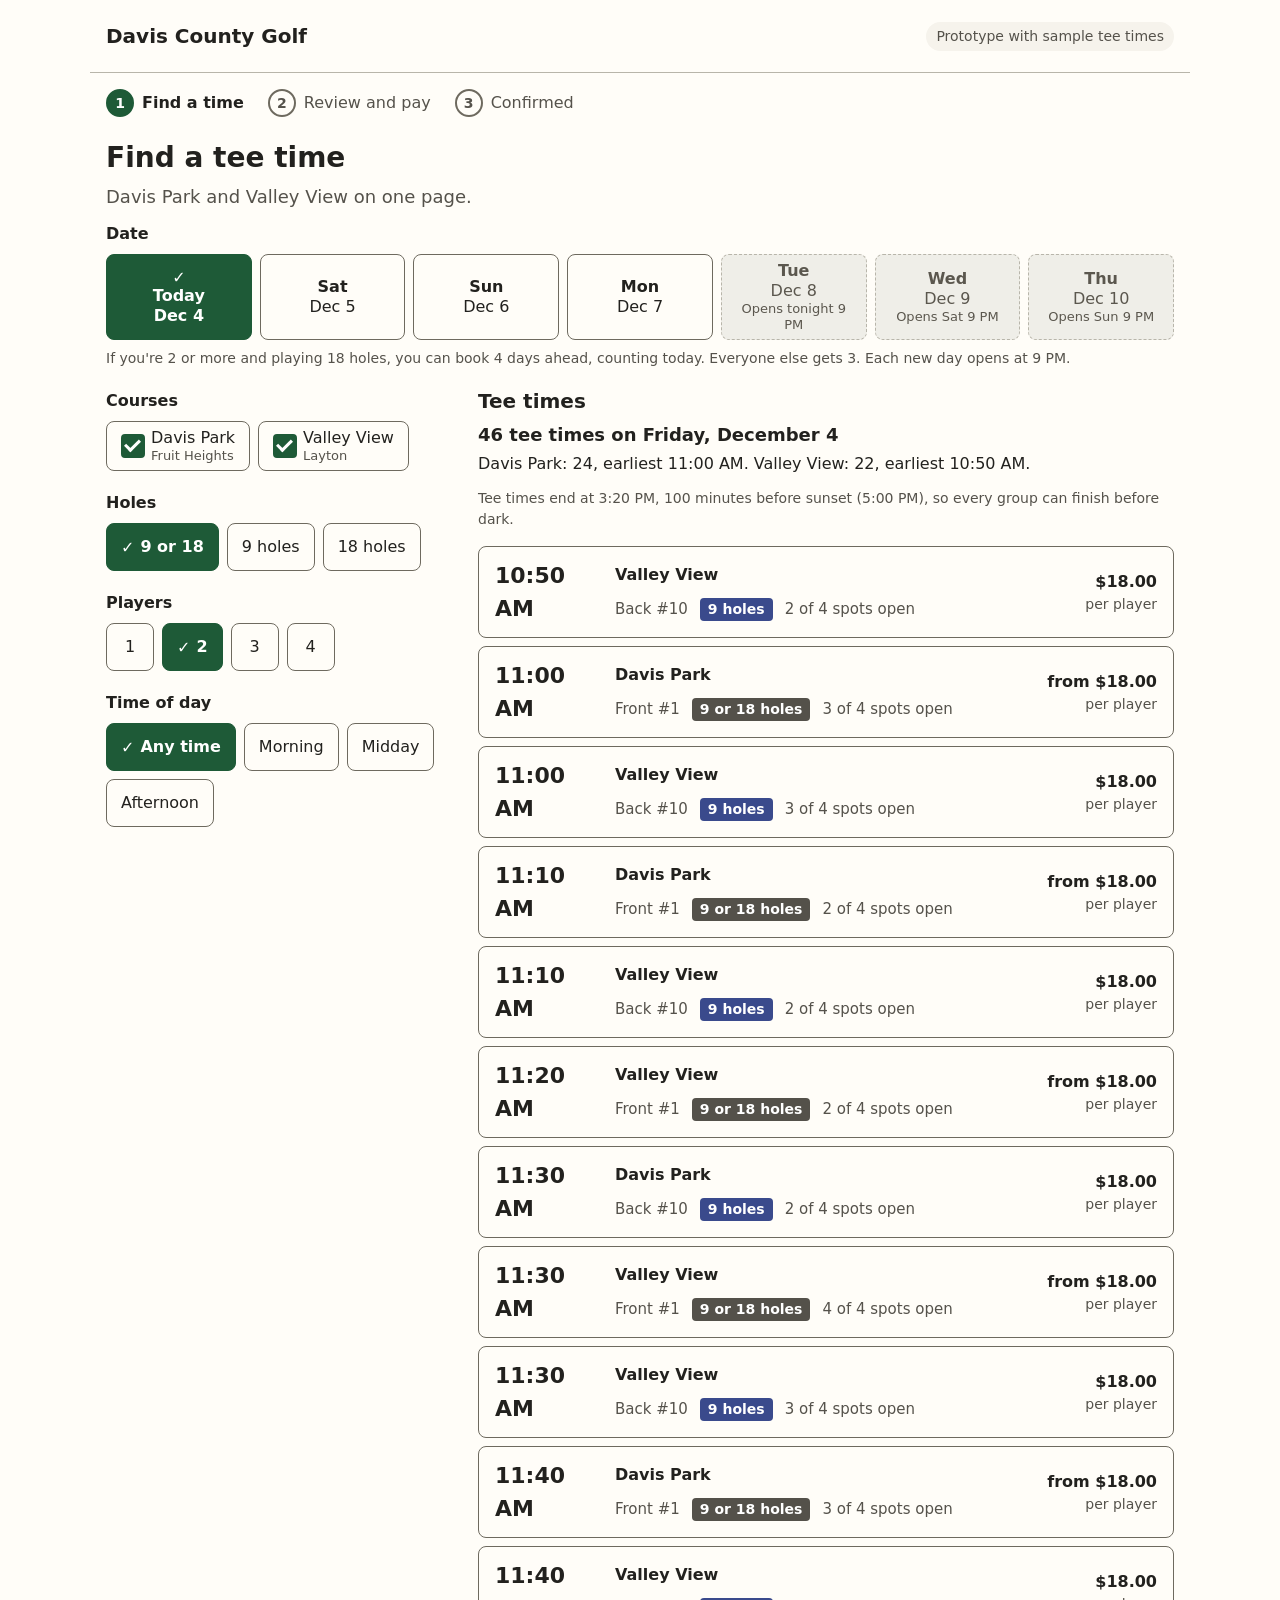
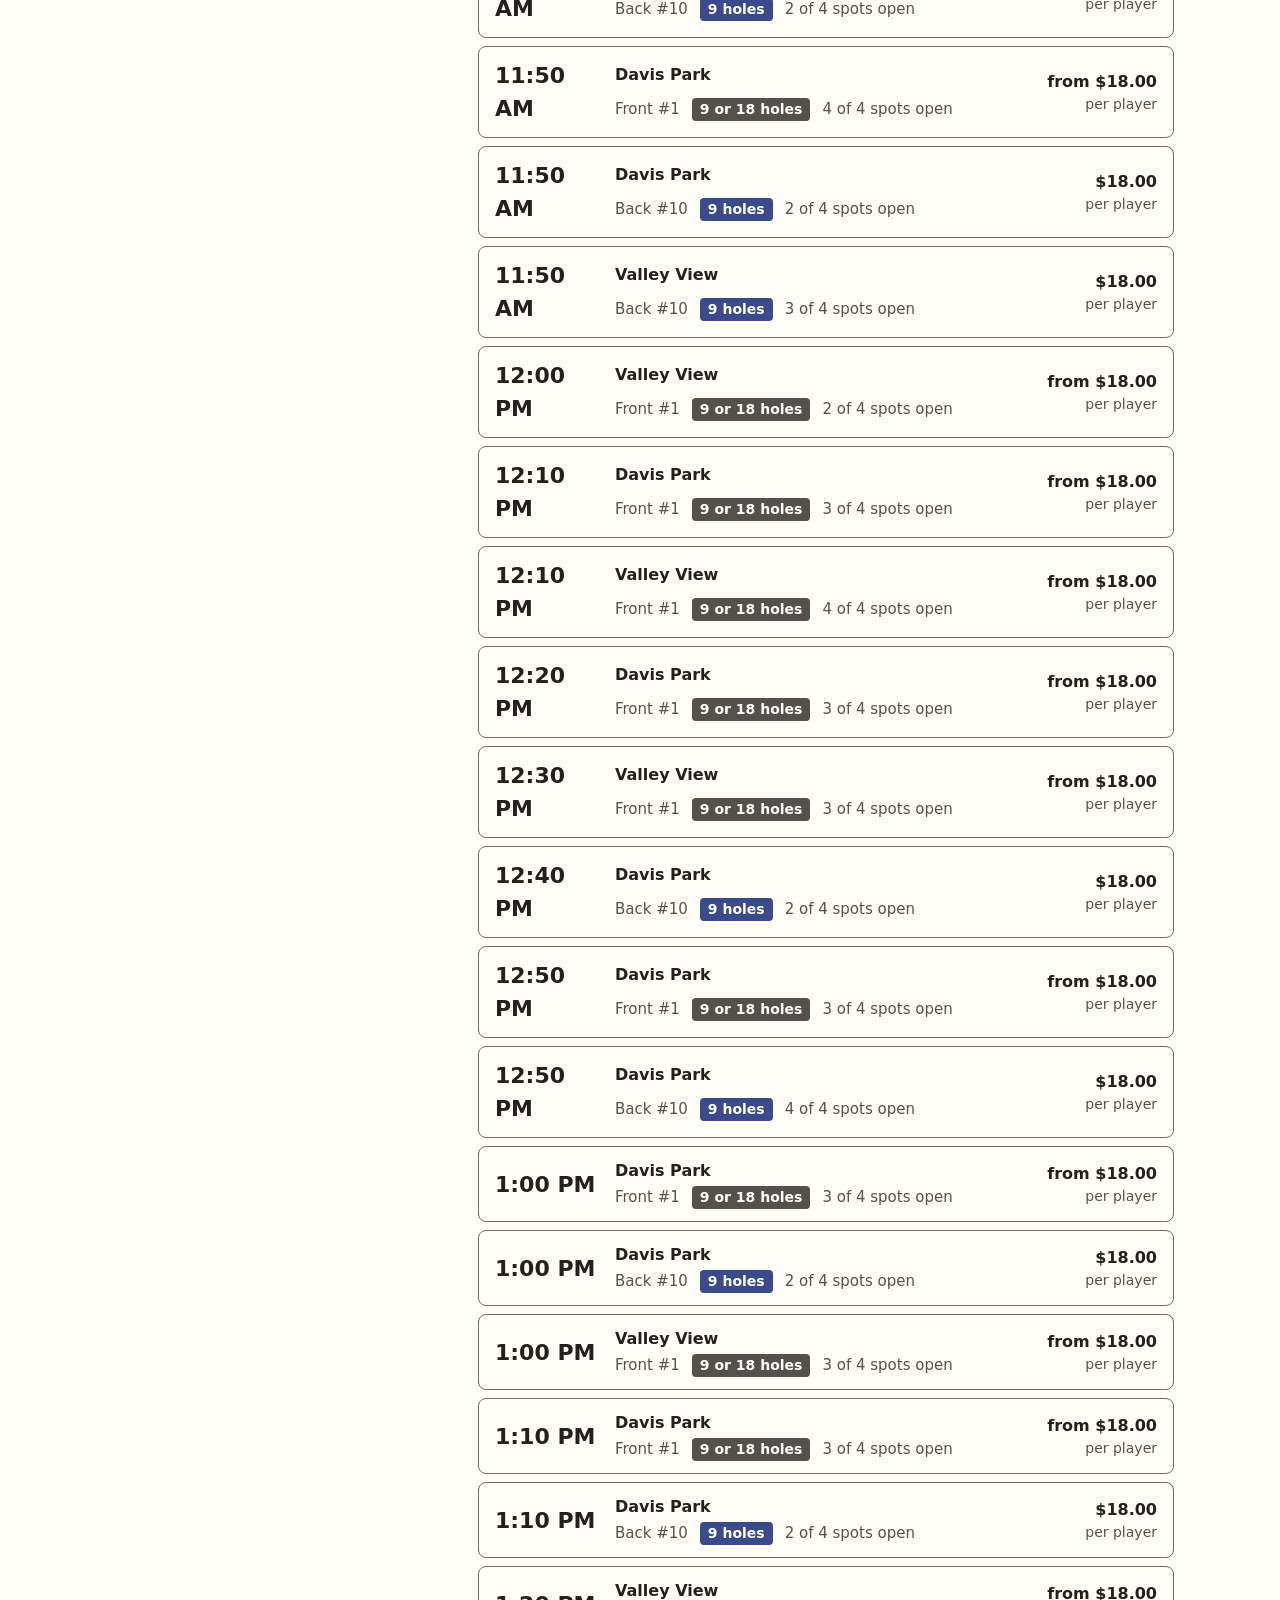
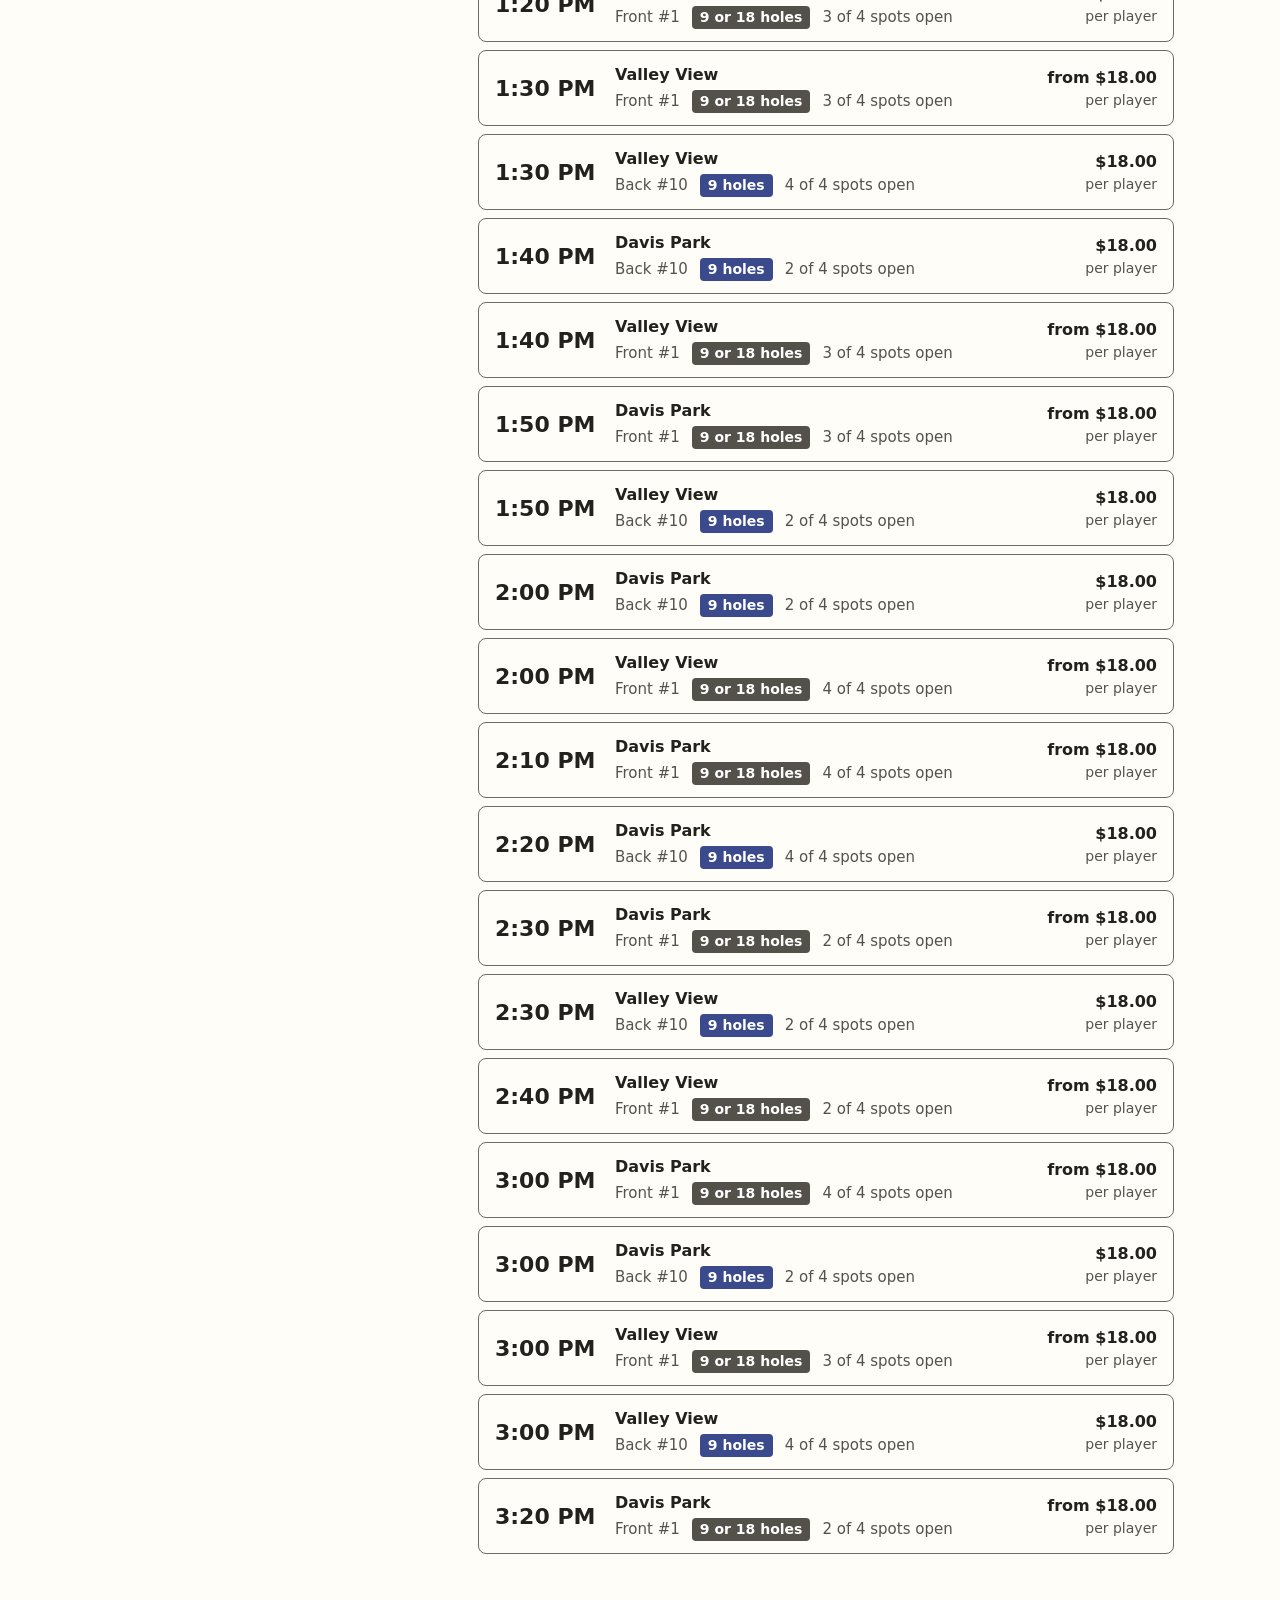
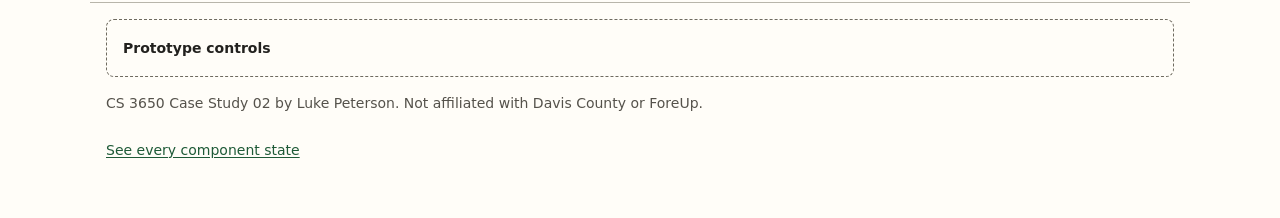
<file: docs/index.html>
<!doctype html>
<html lang="en">
<head>
  <meta charset="utf-8">
  <meta name="viewport" content="width=device-width, initial-scale=1">
  <meta name="description" content="Prototype that books a tee time at Davis Park or Valley View, Davis County's public golf courses, from one page.">
  <title>Find a Tee Time - Davis County Golf (Prototype)</title>
  <link rel="stylesheet" href="styles.css">
  <script type="module" src="app.js"></script>
</head>
<body>
  <a class="skip-link" href="#main">Skip to main content</a>

  <header class="site-header">
    <p class="site-title"><a href="./">Davis County Golf</a></p>
    <p class="proto-badge">Prototype with sample tee times</p>
  </header>

  <nav class="steps" aria-label="Booking steps">
    <ol>
      <li data-step="search" aria-current="step"><span class="step-num">1</span> <span class="step-label">Find a time</span></li>
      <li data-step="review"><span class="step-num">2</span> <span class="step-label">Review and pay</span></li>
      <li data-step="done"><span class="step-num">3</span> <span class="step-label">Confirmed</span></li>
    </ol>
  </nav>

  <main id="main">
    <!-- Step 1 -->
    <section id="step-search" aria-labelledby="search-heading">
      <h1 id="search-heading" tabindex="-1">Find a tee time</h1>
      <p class="lede">Davis Park and Valley View on one page.</p>

      <form id="search-form" class="search" novalidate>
        <fieldset class="dates" aria-describedby="window-note">
          <legend>Date</legend>
          <div id="date-options" class="chip-grid"></div>
          <p id="window-note" class="hint">If you're 2 or more and playing 18 holes, you can book 4 days ahead, counting today. Everyone else gets 3. Each new day opens at 9 PM.</p>
        </fieldset>

        <button type="button" id="filters-toggle" class="filters-toggle" aria-expanded="false" aria-controls="more-filters">
          <span>Filters</span> <span id="filters-summary" class="filters-summary"></span>
        </button>

        <div id="more-filters" class="more-filters">
          <fieldset aria-describedby="courses-error">
            <legend>Courses</legend>
            <div class="chip-row">
              <label class="check"><input type="checkbox" name="courses" value="dp" checked><span>Davis Park <small>Fruit Heights</small></span></label>
              <label class="check"><input type="checkbox" name="courses" value="vv" checked><span>Valley View <small>Layton</small></span></label>
            </div>
            <p id="courses-error" class="field-error" aria-live="polite"></p>
          </fieldset>

          <fieldset>
            <legend>Holes</legend>
            <div class="chip-row">
              <label class="chip"><input type="radio" name="holes" value="any"><span>9 or 18</span></label>
              <label class="chip"><input type="radio" name="holes" value="9"><span>9 holes</span></label>
              <label class="chip"><input type="radio" name="holes" value="18"><span>18 holes</span></label>
            </div>
          </fieldset>

          <fieldset>
            <legend>Players</legend>
            <div class="chip-row">
              <label class="chip"><input type="radio" name="players" value="1"><span>1</span></label>
              <label class="chip"><input type="radio" name="players" value="2"><span>2</span></label>
              <label class="chip"><input type="radio" name="players" value="3"><span>3</span></label>
              <label class="chip"><input type="radio" name="players" value="4"><span>4</span></label>
            </div>
          </fieldset>

          <fieldset>
            <legend>Time of day</legend>
            <div class="chip-row">
              <label class="chip"><input type="radio" name="tod" value="any"><span>Any time</span></label>
              <label class="chip"><input type="radio" name="tod" value="morning"><span>Morning</span></label>
              <label class="chip"><input type="radio" name="tod" value="midday"><span>Midday</span></label>
              <label class="chip"><input type="radio" name="tod" value="afternoon"><span>Afternoon</span></label>
            </div>
          </fieldset>
        </div>
      </form>

      <section class="results" aria-labelledby="results-heading">
        <h2 id="results-heading">Tee times</h2>
        <p id="results-summary" class="results-summary"></p>
        <p id="results-by-course"></p>
        <p id="sunset-note" class="hint"></p>
        <p id="results-status" class="visually-hidden" aria-live="polite"></p>
        <ul id="results-list" class="tee-list" aria-labelledby="results-heading"></ul>
        <div id="empty-state" class="empty-state" hidden>
          <h3 id="empty-title"></h3>
          <p id="empty-body"></p>
          <div id="empty-actions" class="chip-row"></div>
        </div>
      </section>
    </section>

    <!-- Step 2 -->
    <section id="step-review" aria-labelledby="review-heading" hidden>
      <h1 id="review-heading" tabindex="-1">Review and pay</h1>

      <div id="already-booked" class="notice notice-success" hidden></div>

      <dl id="review-details" class="details"></dl>

      <form id="booking-form" class="booking" novalidate>
        <div id="error-summary" class="error-summary" tabindex="-1" hidden>
          <h2>Fix these before you pay</h2>
          <ul></ul>
        </div>

        <fieldset aria-describedby="holes-note">
          <legend>Holes</legend>
          <div class="chip-row">
            <label class="chip"><input type="radio" name="holes" value="9"><span>9 holes</span></label>
            <label class="chip"><input type="radio" name="holes" value="18"><span>18 holes</span></label>
          </div>
          <p id="holes-note" class="hint"></p>
          <p id="holes-error" class="field-error" aria-live="polite"></p>
        </fieldset>

        <fieldset aria-describedby="players-note">
          <legend>Players</legend>
          <div class="chip-row">
            <label class="chip"><input type="radio" name="players" value="1"><span>1</span></label>
            <label class="chip"><input type="radio" name="players" value="2"><span>2</span></label>
            <label class="chip"><input type="radio" name="players" value="3"><span>3</span></label>
            <label class="chip"><input type="radio" name="players" value="4"><span>4</span></label>
          </div>
          <p id="players-note" class="hint"></p>
        </fieldset>

        <fieldset aria-describedby="cart-error">
          <legend>Cart</legend>
          <div class="chip-row">
            <label class="chip"><input type="radio" name="cart" value="yes"><span>Yes, add a cart</span></label>
            <label class="chip"><input type="radio" name="cart" value="no"><span>No, walking</span></label>
          </div>
          <p id="cart-error" class="field-error" aria-live="polite"></p>
        </fieldset>

        <div class="field">
          <label for="name">Name</label>
          <input id="name" name="name" type="text" autocomplete="name" required aria-describedby="name-error">
          <p id="name-error" class="field-error" aria-live="polite"></p>
        </div>
        <div class="field">
          <label for="email">Email <small>(your confirmation goes here)</small></label>
          <input id="email" name="email" type="email" autocomplete="email" required aria-describedby="email-error">
          <p id="email-error" class="field-error" aria-live="polite"></p>
        </div>
        <div class="field">
          <label for="phone">Phone <small>(optional; for weather or schedule calls)</small></label>
          <input id="phone" name="phone" type="tel" autocomplete="tel" aria-describedby="phone-error">
          <p id="phone-error" class="field-error" aria-live="polite"></p>
        </div>

        <section class="policy" aria-labelledby="policy-heading">
          <h2 id="policy-heading"></h2>
          <table>
            <thead><tr><th scope="col">If you cancel</th><th scope="col">You get</th></tr></thead>
            <tbody id="policy-rows"></tbody>
          </table>
          <button type="button" id="other-policy-toggle" class="disclosure" aria-expanded="false" aria-controls="other-policy"></button>
          <div id="other-policy" hidden></div>
        </section>

        <p class="total">Total <strong id="total" aria-live="polite"></strong></p>
        <p class="hint">This is a practice checkout, not a real booking. No card is asked for and nothing is charged.</p>

        <div id="pay-alert" class="notice notice-error" role="alert" hidden></div>
        <p id="pay-status" class="visually-hidden" aria-live="polite"></p>

        <div class="actions">
          <button type="button" id="back-button" class="btn btn-secondary">Back to tee times</button>
          <button type="submit" id="pay-button" class="btn btn-primary"><span class="spinner" aria-hidden="true"></span><span id="pay-label"></span></button>
        </div>
      </form>
    </section>

    <!-- Step 3 -->
    <section id="step-done" aria-labelledby="done-heading" hidden>
      <h1 id="done-heading" tabindex="-1">You're booked</h1>
      <p id="done-lede" class="lede"></p>
      <dl id="done-details" class="details"></dl>
      <section class="policy" aria-labelledby="done-policy-heading">
        <h2 id="done-policy-heading">If plans change</h2>
        <table>
          <thead><tr><th scope="col">If you cancel</th><th scope="col">You get</th></tr></thead>
          <tbody id="done-policy-rows"></tbody>
        </table>
      </section>
      <div class="actions">
        <button type="button" id="again-button" class="btn btn-primary">Book another tee time</button>
      </div>
    </section>
  </main>

  <footer class="site-footer">
    <details class="proto-controls">
      <summary>Prototype controls</summary>
      <p class="hint">These change how the fake booking server behaves so every state can be tested. They aren't part of the design.</p>
      <fieldset>
        <legend>Server speed</legend>
        <div class="chip-row">
          <label class="chip"><input type="radio" name="latency" value="fast"><span>Fast (50 ms)</span></label>
          <label class="chip"><input type="radio" name="latency" value="normal" checked><span>Normal (800 ms)</span></label>
          <label class="chip"><input type="radio" name="latency" value="slow"><span>Slow (3 s)</span></label>
        </div>
      </fieldset>
      <fieldset>
        <legend>Next payment</legend>
        <div class="chip-row">
          <label class="chip"><input type="radio" name="outcome" value="ok" checked><span>Goes through</span></label>
          <label class="chip"><input type="radio" name="outcome" value="taken"><span>Time gets taken</span></label>
          <label class="chip"><input type="radio" name="outcome" value="network"><span>Connection drops</span></label>
        </div>
      </fieldset>
    </details>
    <p>CS 3650 Case Study 02 by Luke Peterson. Not affiliated with Davis County or ForeUp.</p>
    <p><a href="states.html">See every component state</a></p>
  </footer>
</body>
</html>
</file>
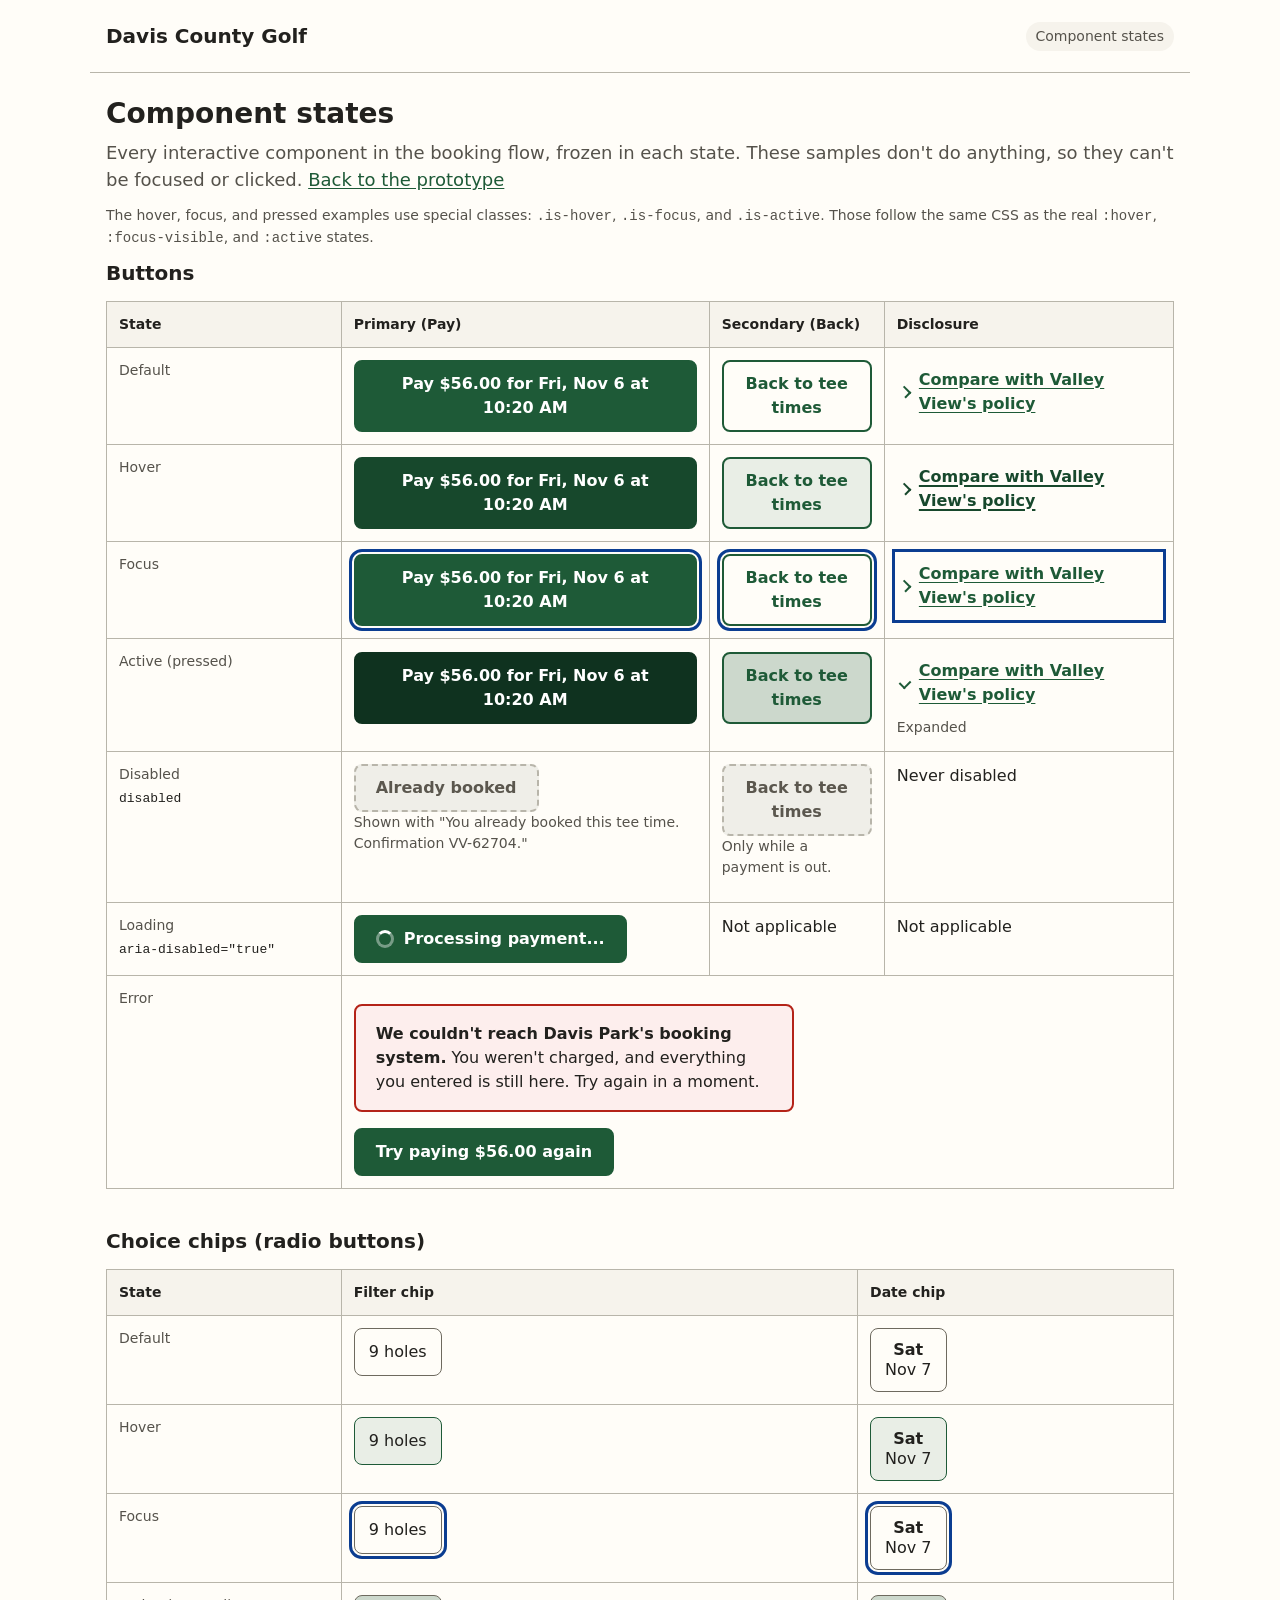
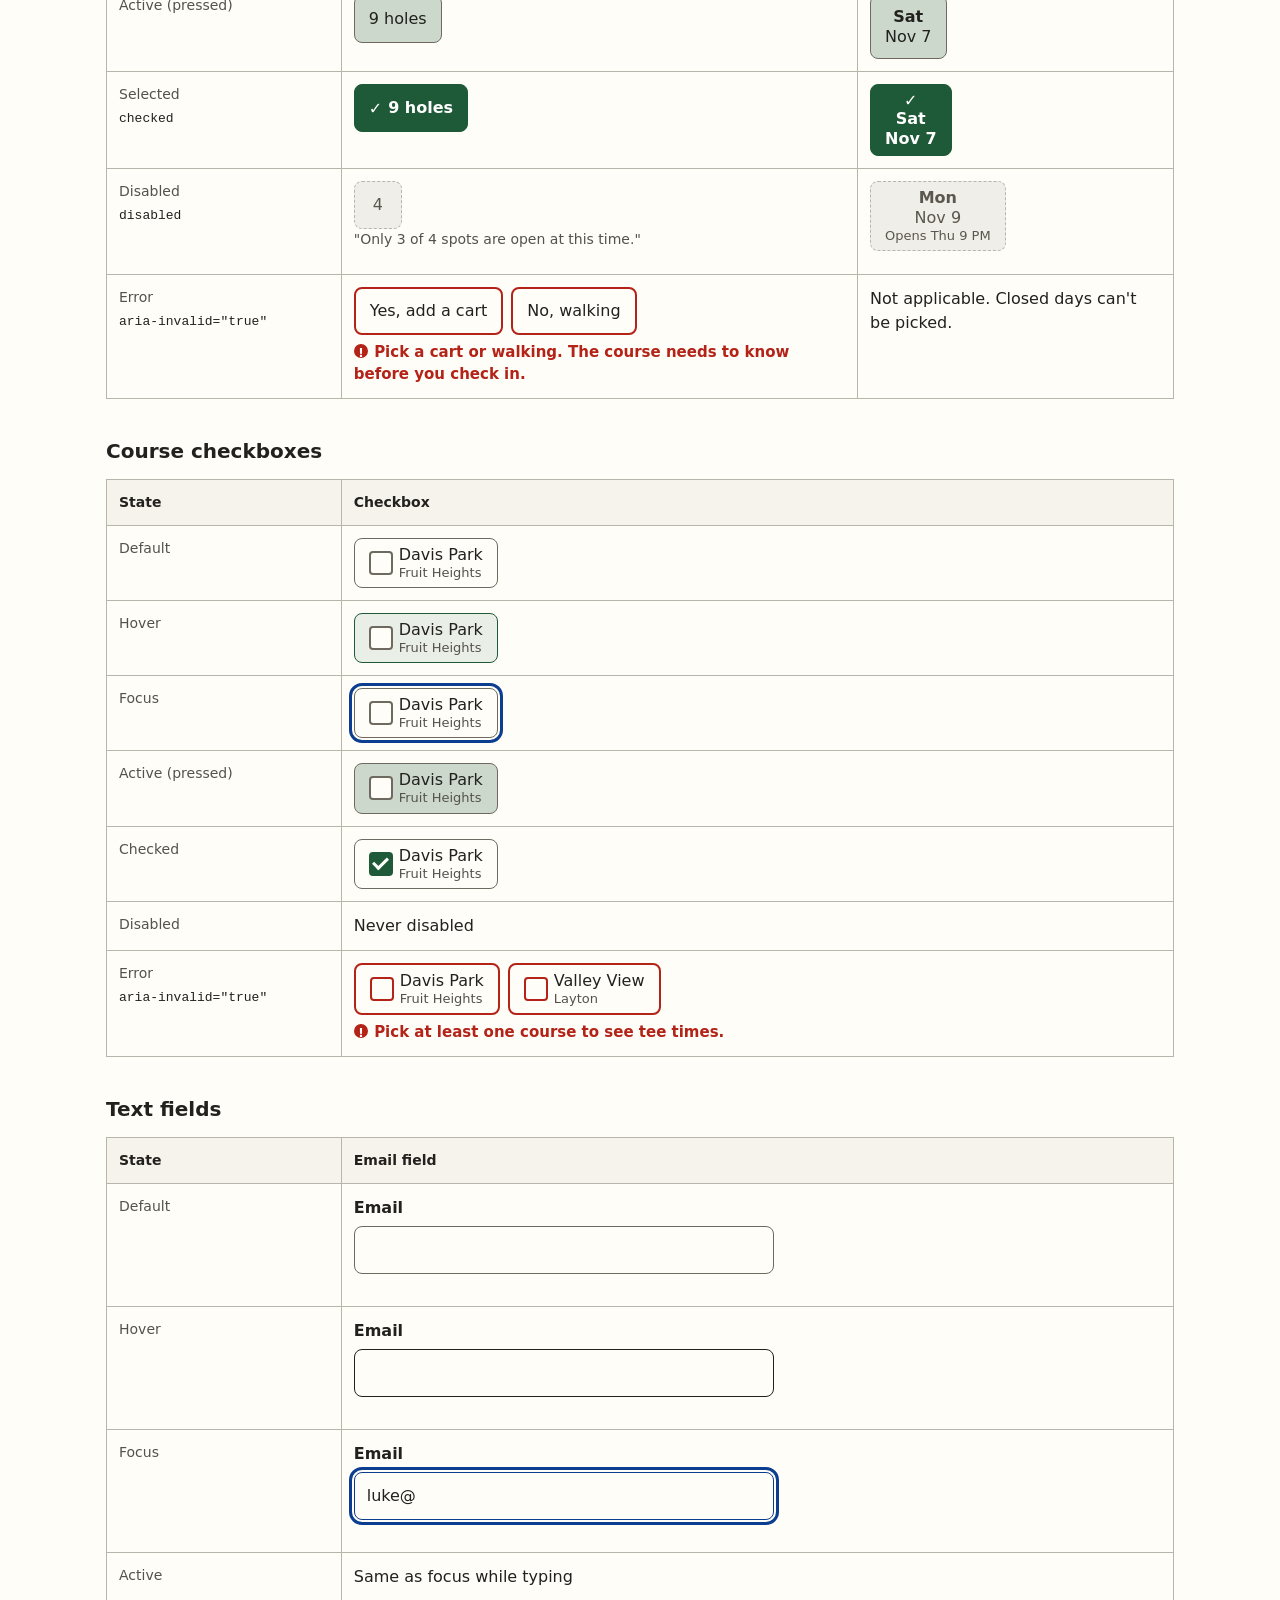
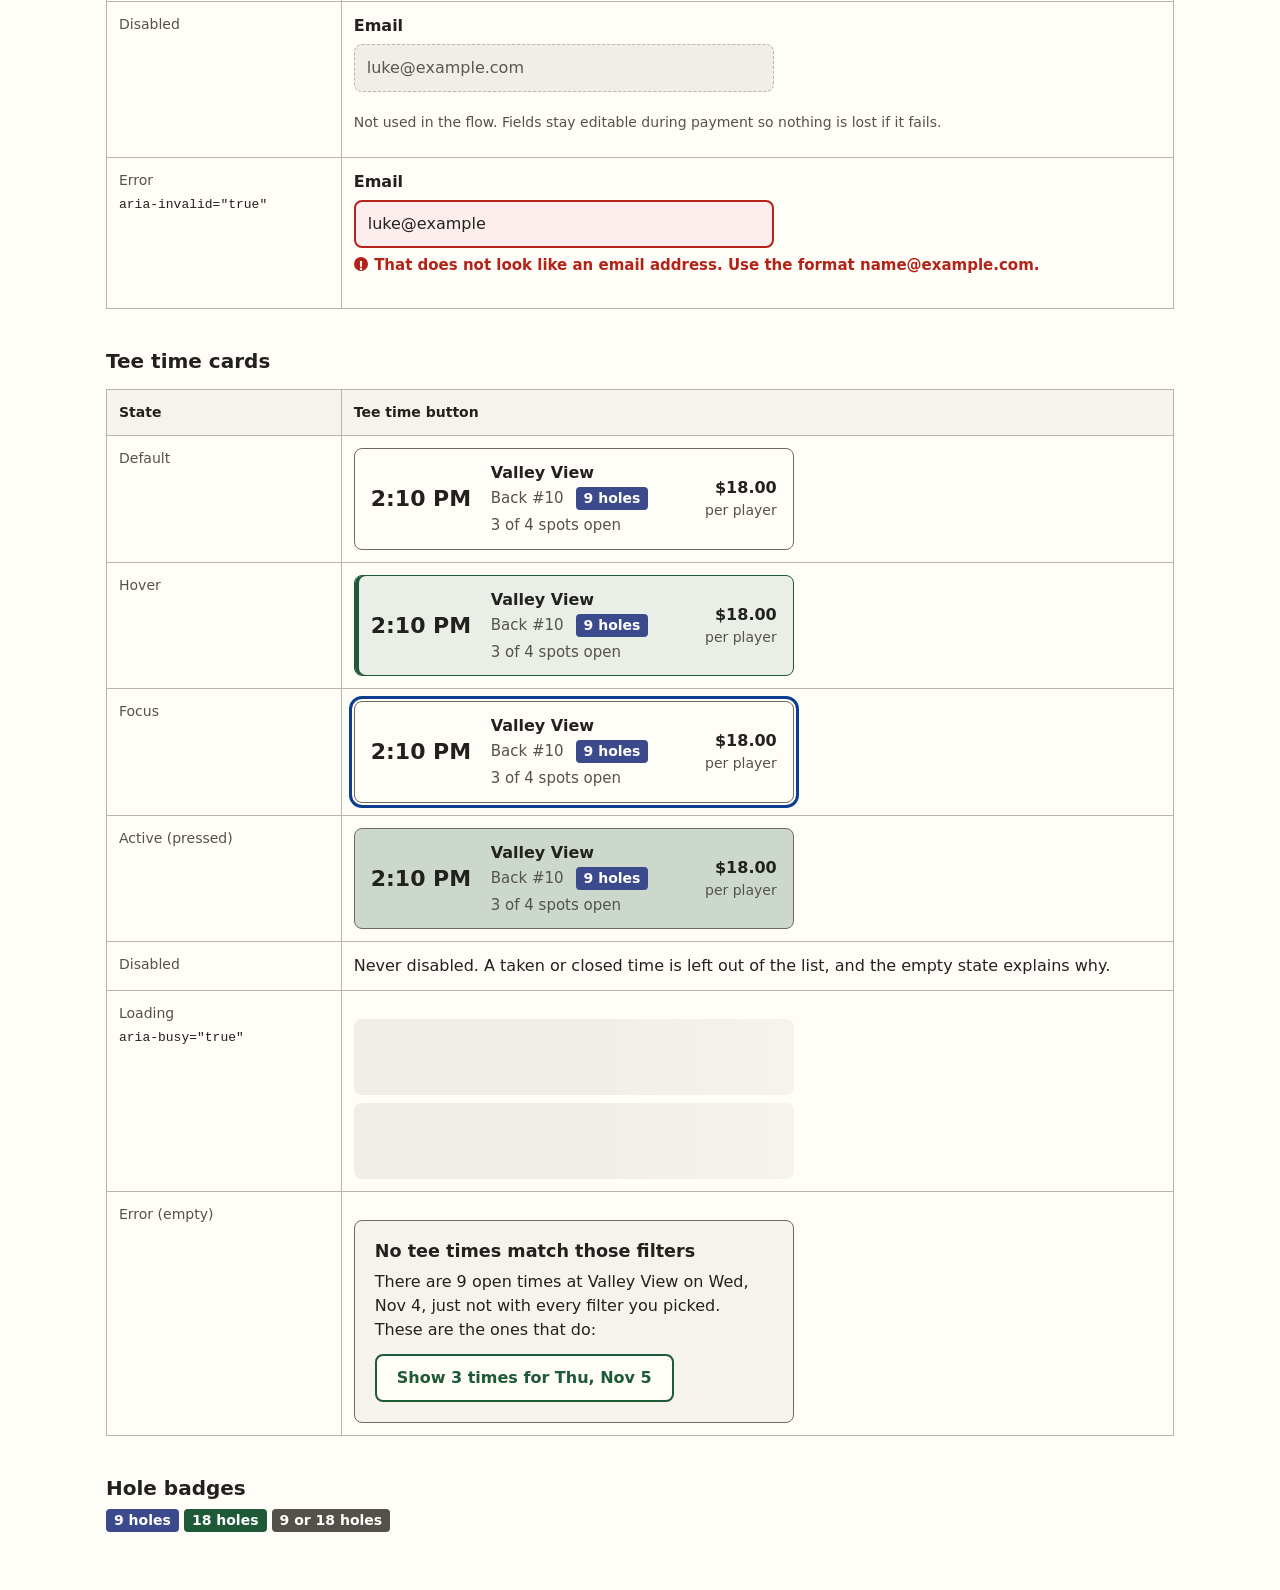
<file: docs/states.html>
<!doctype html>
<html lang="en">
<head>
  <meta charset="utf-8">
  <meta name="viewport" content="width=device-width, initial-scale=1">
  <meta name="description" content="Every interactive component in the Davis County Golf booking prototype, shown in each state.">
  <title>Component States - Davis County Golf (Prototype)</title>
  <link rel="stylesheet" href="styles.css">
  <style>
    .matrix { width: 100%; border-collapse: collapse; margin: 8px 0 40px; }
    .matrix th, .matrix td { padding: 12px; border: 1px solid var(--disabled-border); vertical-align: top; text-align: left; }
    .matrix thead th { background: var(--surface); font-size: 0.875rem; }
    .matrix tbody th { font-weight: 400; font-size: 0.875rem; color: var(--muted); width: 22%; }
    .matrix tbody th code { display: block; margin-top: 4px; font-size: 0.8125rem; color: var(--text); }
    .scroll { overflow-x: auto; }
    .sample { max-width: 440px; }
    main { padding-top: 24px; }
  </style>
</head>
<body>
  <a class="skip-link" href="#main">Skip to main content</a>
  <header class="site-header">
    <p class="site-title"><a href="./">Davis County Golf</a></p>
    <p class="proto-badge">Component states</p>
  </header>

  <main id="main">
    <h1>Component states</h1>
    <p class="lede">Every interactive component in the booking flow, frozen in each state. These samples don't do anything, so they can't be focused or clicked. <a href="./">Back to the prototype</a></p>
    <p class="hint">The hover, focus, and pressed examples use special classes: <code>.is-hover</code>, <code>.is-focus</code>, and <code>.is-active</code>. Those follow the same CSS as the real <code>:hover</code>, <code>:focus-visible</code>, and <code>:active</code> states.</p>

    <h2 id="buttons">Buttons</h2>
    <div class="scroll" inert>
      <table class="matrix" aria-labelledby="buttons">
        <thead><tr><th scope="col">State</th><th scope="col">Primary (Pay)</th><th scope="col">Secondary (Back)</th><th scope="col">Disclosure</th></tr></thead>
        <tbody>
          <tr><th scope="row">Default</th>
            <td><button class="btn btn-primary"><span class="spinner"></span>Pay $56.00 for Fri, Nov 6 at 10:20 AM</button></td>
            <td><button class="btn btn-secondary">Back to tee times</button></td>
            <td><button class="disclosure" aria-expanded="false">Compare with Valley View's policy</button></td></tr>
          <tr><th scope="row">Hover</th>
            <td><button class="btn btn-primary is-hover">Pay $56.00 for Fri, Nov 6 at 10:20 AM</button></td>
            <td><button class="btn btn-secondary is-hover">Back to tee times</button></td>
            <td><button class="disclosure is-hover" aria-expanded="false">Compare with Valley View's policy</button></td></tr>
          <tr><th scope="row">Focus</th>
            <td><button class="btn btn-primary is-focus">Pay $56.00 for Fri, Nov 6 at 10:20 AM</button></td>
            <td><button class="btn btn-secondary is-focus">Back to tee times</button></td>
            <td><button class="disclosure is-focus" aria-expanded="false">Compare with Valley View's policy</button></td></tr>
          <tr><th scope="row">Active (pressed)</th>
            <td><button class="btn btn-primary is-active">Pay $56.00 for Fri, Nov 6 at 10:20 AM</button></td>
            <td><button class="btn btn-secondary is-active">Back to tee times</button></td>
            <td><button class="disclosure" aria-expanded="true">Compare with Valley View's policy</button><span class="hint"> Expanded</span></td></tr>
          <tr><th scope="row">Disabled<code>disabled</code></th>
            <td><button class="btn btn-primary" disabled>Already booked</button><p class="hint">Shown with "You already booked this tee time. Confirmation VV-62704."</p></td>
            <td><button class="btn btn-secondary" disabled>Back to tee times</button><p class="hint">Only while a payment is out.</p></td>
            <td>Never disabled</td></tr>
          <tr><th scope="row">Loading<code>aria-disabled="true"</code></th>
            <td><button class="btn btn-primary is-loading" aria-disabled="true"><span class="spinner" aria-hidden="true"></span>Processing payment...</button></td>
            <td>Not applicable</td><td>Not applicable</td></tr>
          <tr><th scope="row">Error</th>
            <td colspan="3"><div class="notice notice-error sample"><p><strong>We couldn't reach Davis Park's booking system.</strong> You weren't charged, and everything you entered is still here. Try again in a moment.</p></div>
              <button class="btn btn-primary">Try paying $56.00 again</button></td></tr>
        </tbody>
      </table>
    </div>

    <h2 id="chips">Choice chips (radio buttons)</h2>
    <div class="scroll" inert>
      <table class="matrix" aria-labelledby="chips">
        <thead><tr><th scope="col">State</th><th scope="col">Filter chip</th><th scope="col">Date chip</th></tr></thead>
        <tbody>
          <tr><th scope="row">Default</th>
            <td><label class="chip"><input type="radio"><span>9 holes</span></label></td>
            <td><label class="chip date-chip"><input type="radio"><span><b>Sat</b> Nov 7</span></label></td></tr>
          <tr><th scope="row">Hover</th>
            <td><label class="chip is-hover"><input type="radio"><span>9 holes</span></label></td>
            <td><label class="chip date-chip is-hover"><input type="radio"><span><b>Sat</b> Nov 7</span></label></td></tr>
          <tr><th scope="row">Focus</th>
            <td><label class="chip is-focus"><input type="radio"><span>9 holes</span></label></td>
            <td><label class="chip date-chip is-focus"><input type="radio"><span><b>Sat</b> Nov 7</span></label></td></tr>
          <tr><th scope="row">Active (pressed)</th>
            <td><label class="chip is-active"><input type="radio"><span>9 holes</span></label></td>
            <td><label class="chip date-chip is-active"><input type="radio"><span><b>Sat</b> Nov 7</span></label></td></tr>
          <tr><th scope="row">Selected<code>checked</code></th>
            <td><label class="chip"><input type="radio" checked><span>9 holes</span></label></td>
            <td><label class="chip date-chip"><input type="radio" checked><span><b>Sat</b> Nov 7</span></label></td></tr>
          <tr><th scope="row">Disabled<code>disabled</code></th>
            <td><label class="chip"><input type="radio" disabled><span>4</span></label><p class="hint">"Only 3 of 4 spots are open at this time."</p></td>
            <td><label class="chip date-chip"><input type="radio" disabled><span><b>Mon</b> Nov 9<small>Opens Thu 9 PM</small></span></label></td></tr>
          <tr><th scope="row">Error<code>aria-invalid="true"</code></th>
            <td><div class="chip-row"><label class="chip"><input type="radio" aria-invalid="true"><span>Yes, add a cart</span></label><label class="chip"><input type="radio" aria-invalid="true"><span>No, walking</span></label></div>
              <p class="field-error">Pick a cart or walking. The course needs to know before you check in.</p></td>
            <td>Not applicable. Closed days can't be picked.</td></tr>
        </tbody>
      </table>
    </div>

    <h2 id="checks">Course checkboxes</h2>
    <div class="scroll" inert>
      <table class="matrix" aria-labelledby="checks">
        <thead><tr><th scope="col">State</th><th scope="col">Checkbox</th></tr></thead>
        <tbody>
          <tr><th scope="row">Default</th><td><label class="check"><input type="checkbox"><span>Davis Park <small>Fruit Heights</small></span></label></td></tr>
          <tr><th scope="row">Hover</th><td><label class="check is-hover"><input type="checkbox"><span>Davis Park <small>Fruit Heights</small></span></label></td></tr>
          <tr><th scope="row">Focus</th><td><label class="check is-focus"><input type="checkbox"><span>Davis Park <small>Fruit Heights</small></span></label></td></tr>
          <tr><th scope="row">Active (pressed)</th><td><label class="check is-active"><input type="checkbox"><span>Davis Park <small>Fruit Heights</small></span></label></td></tr>
          <tr><th scope="row">Checked</th><td><label class="check"><input type="checkbox" checked><span>Davis Park <small>Fruit Heights</small></span></label></td></tr>
          <tr><th scope="row">Disabled</th><td>Never disabled</td></tr>
          <tr><th scope="row">Error<code>aria-invalid="true"</code></th>
            <td><div class="chip-row"><label class="check"><input type="checkbox" aria-invalid="true"><span>Davis Park <small>Fruit Heights</small></span></label><label class="check"><input type="checkbox" aria-invalid="true"><span>Valley View <small>Layton</small></span></label></div>
              <p class="field-error">Pick at least one course to see tee times.</p></td></tr>
        </tbody>
      </table>
    </div>

    <h2 id="fields">Text fields</h2>
    <div class="scroll" inert>
      <table class="matrix" aria-labelledby="fields">
        <thead><tr><th scope="col">State</th><th scope="col">Email field</th></tr></thead>
        <tbody>
          <tr><th scope="row">Default</th><td><div class="field"><label>Email</label><input type="email"></div></td></tr>
          <tr><th scope="row">Hover</th><td><div class="field"><label>Email</label><input type="email" class="is-hover"></div></td></tr>
          <tr><th scope="row">Focus</th><td><div class="field"><label>Email</label><input type="email" class="is-focus" value="luke@"></div></td></tr>
          <tr><th scope="row">Active</th><td>Same as focus while typing</td></tr>
          <tr><th scope="row">Disabled</th><td><div class="field"><label>Email</label><input type="email" disabled value="luke@example.com"></div><p class="hint">Not used in the flow. Fields stay editable during payment so nothing is lost if it fails.</p></td></tr>
          <tr><th scope="row">Error<code>aria-invalid="true"</code></th><td><div class="field"><label>Email</label><input type="email" aria-invalid="true" value="luke@example"><p class="field-error">That does not look like an email address. Use the format name@example.com.</p></div></td></tr>
        </tbody>
      </table>
    </div>

    <h2 id="cards">Tee time cards</h2>
    <div class="scroll" inert>
      <table class="matrix" aria-labelledby="cards">
        <thead><tr><th scope="col">State</th><th scope="col">Tee time button</th></tr></thead>
        <tbody>
          <tr><th scope="row">Default</th><td><div class="sample">
            <button class="tee-card"><span class="tee-time">2:10 PM</span><span class="tee-course">Valley View</span><span class="tee-meta"><span>Back #10</span><span class="holes-badge holes-9">9 holes</span><span>3 of 4 spots open</span></span><span class="tee-price">$18.00<small> per player</small></span></button></div></td></tr>
          <tr><th scope="row">Hover</th><td><div class="sample">
            <button class="tee-card is-hover"><span class="tee-time">2:10 PM</span><span class="tee-course">Valley View</span><span class="tee-meta"><span>Back #10</span><span class="holes-badge holes-9">9 holes</span><span>3 of 4 spots open</span></span><span class="tee-price">$18.00<small> per player</small></span></button></div></td></tr>
          <tr><th scope="row">Focus</th><td><div class="sample">
            <button class="tee-card is-focus"><span class="tee-time">2:10 PM</span><span class="tee-course">Valley View</span><span class="tee-meta"><span>Back #10</span><span class="holes-badge holes-9">9 holes</span><span>3 of 4 spots open</span></span><span class="tee-price">$18.00<small> per player</small></span></button></div></td></tr>
          <tr><th scope="row">Active (pressed)</th><td><div class="sample">
            <button class="tee-card is-active"><span class="tee-time">2:10 PM</span><span class="tee-course">Valley View</span><span class="tee-meta"><span>Back #10</span><span class="holes-badge holes-9">9 holes</span><span>3 of 4 spots open</span></span><span class="tee-price">$18.00<small> per player</small></span></button></div></td></tr>
          <tr><th scope="row">Disabled</th><td>Never disabled. A taken or closed time is left out of the list, and the empty state explains why.</td></tr>
          <tr><th scope="row">Loading<code>aria-busy="true"</code></th><td><div class="sample"><ul class="tee-list"><li class="tee-skeleton"></li><li class="tee-skeleton"></li></ul></div></td></tr>
          <tr><th scope="row">Error (empty)</th><td><div class="empty-state sample"><h3>No tee times match those filters</h3><p>There are 9 open times at Valley View on Wed, Nov 4, just not with every filter you picked. These are the ones that do:</p><div class="chip-row"><button class="btn btn-secondary">Show 3 times for Thu, Nov 5</button></div></div></td></tr>
        </tbody>
      </table>
    </div>

    <h2 id="badges">Hole badges</h2>
    <p><span class="holes-badge holes-9">9 holes</span> <span class="holes-badge holes-18">18 holes</span> <span class="holes-badge holes-both">9 or 18 holes</span></p>
  </main>
</body>
</html>
</file>
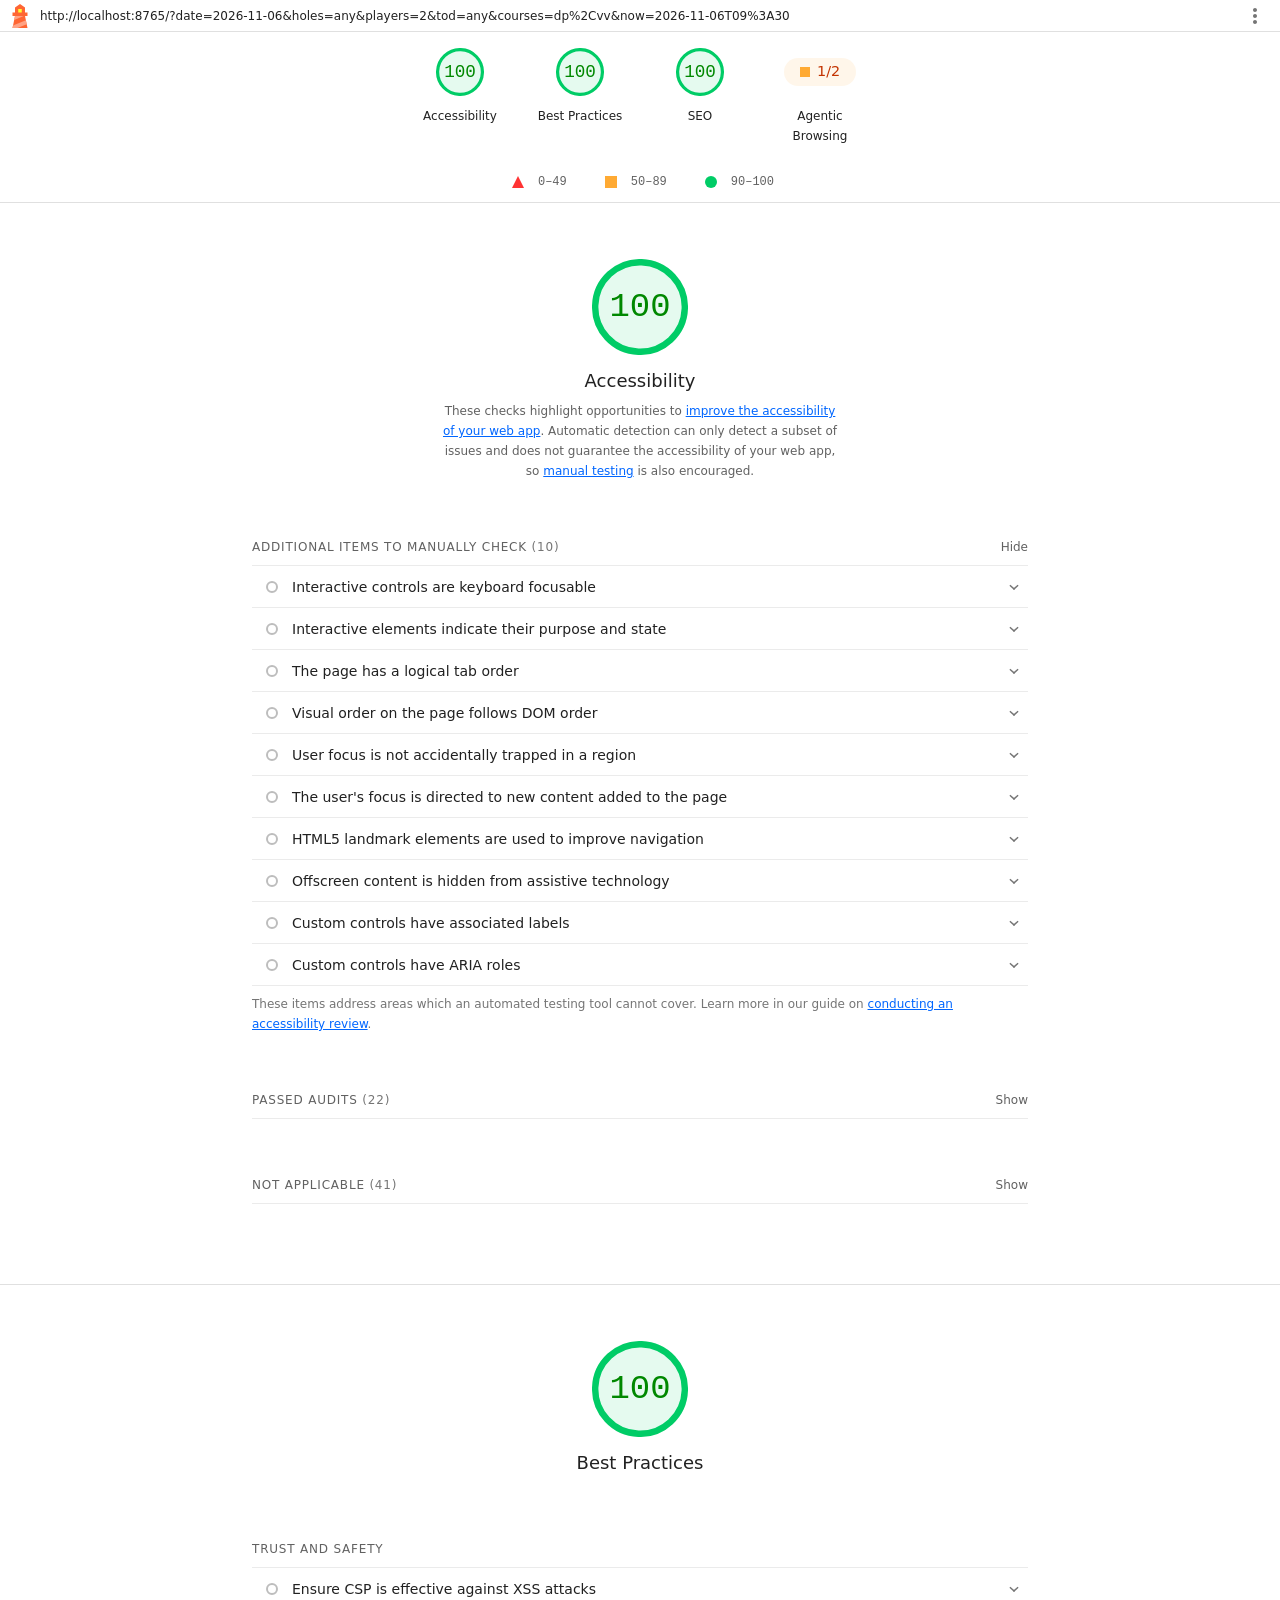
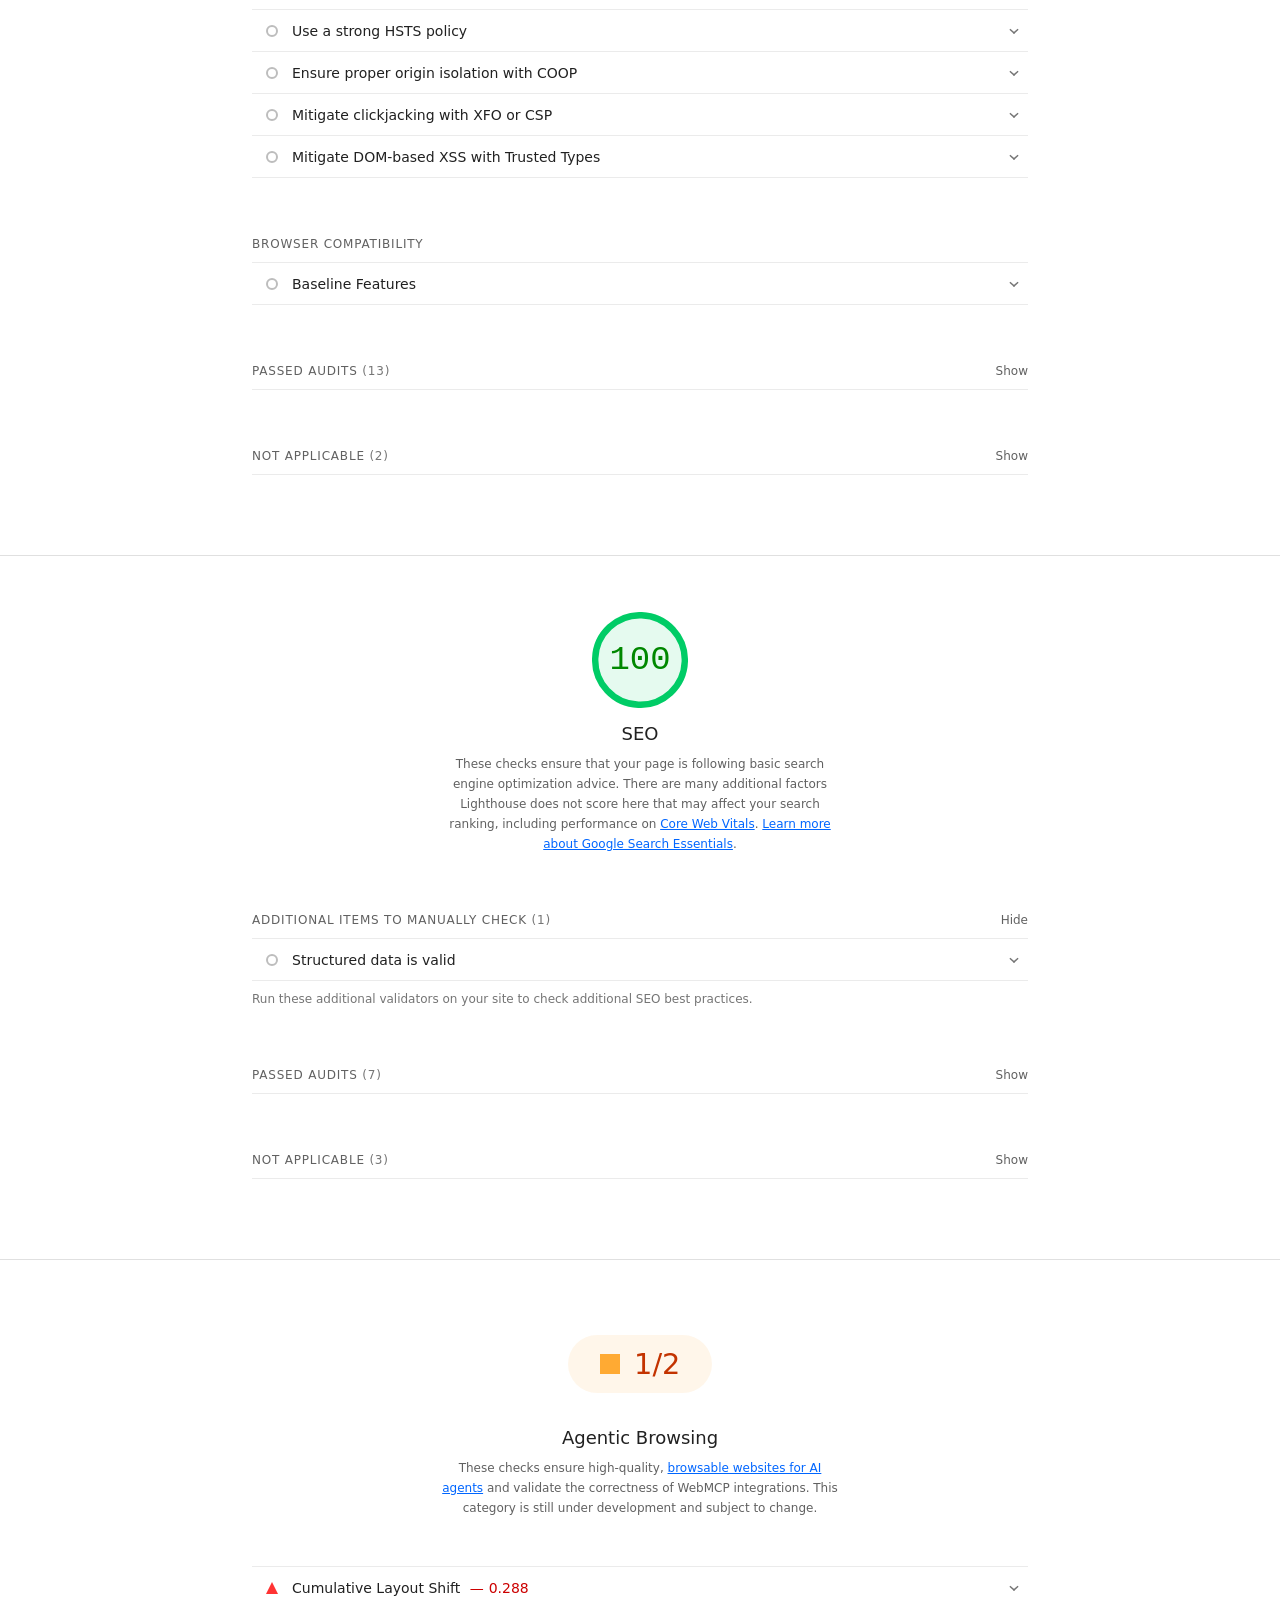
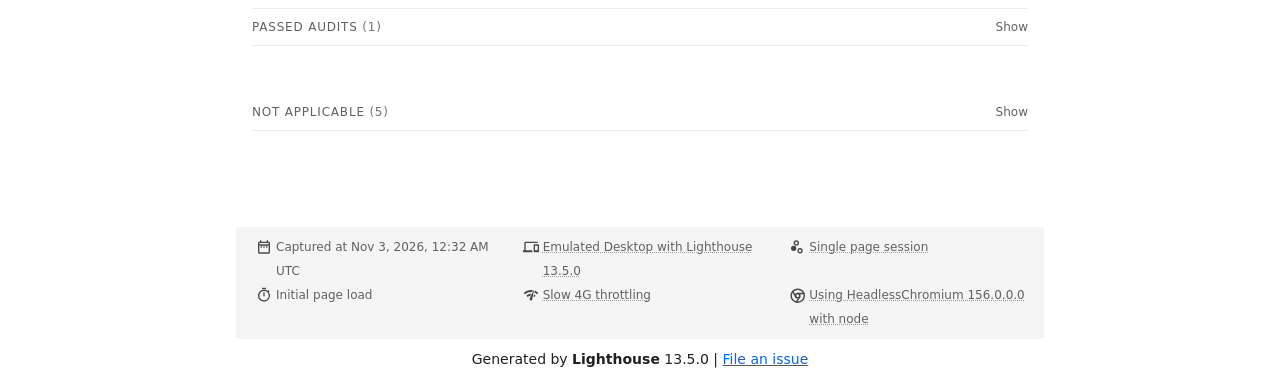
<file: prototype_spec/lighthouse/report.html>
<!--
@license
Copyright 2018 Google LLC
SPDX-License-Identifier: Apache-2.0
-->
<!doctype html>
<html lang="en">
<head>
  <meta charset="utf-8">
  <meta name="viewport" content="width=device-width, initial-scale=1, minimum-scale=1">
  <link rel="icon" href='data:image/svg+xml;utf8,<svg fill="none" xmlns="http://www.w3.org/2000/svg" viewBox="0 0 48 48"><path d="m14 7 10-7 10 7v10h5v7h-5l5 24H9l5-24H9v-7h5V7Z" fill="%23F63"/><path d="M31.561 24H14l-1.689 8.105L31.561 24ZM18.983 48H9l1.022-4.907L35.723 32.27l1.663 7.98L18.983 48Z" fill="%23FFA385"/><path fill="%23FF3" d="M20.5 10h7v7h-7z"/></svg>'>
  <title>Lighthouse Report</title>
  <style>body {margin: 0}</style>
</head>
<body>
  <noscript>Lighthouse report requires JavaScript. Please enable.</noscript>

  <div id="lh-log"></div>

  <script>window.__LIGHTHOUSE_JSON__ = {"lighthouseVersion":"13.5.0","requestedUrl":"http://localhost:8765/?date=2026-11-06&holes=any&players=2&tod=any&courses=dp%2Cvv&now=2026-11-06T09%3A30","mainDocumentUrl":"http://localhost:8765/?date=2026-11-06&holes=any&players=2&tod=any&courses=dp%2Cvv&now=2026-11-06T09%3A30","finalDisplayedUrl":"http://localhost:8765/?date=2026-11-06&holes=any&players=2&tod=any&courses=dp%2Cvv&now=2026-11-06T09%3A30","finalUrl":"http://localhost:8765/?date=2026-11-06&holes=any&players=2&tod=any&courses=dp%2Cvv&now=2026-11-06T09%3A30","fetchTime":"2026-11-03T00:32:44.838Z","gatherMode":"navigation","runWarnings":[],"userAgent":"Mozilla/5.0 (X11; Linux x86_64) AppleWebKit/537.36 (KHTML, like Gecko) HeadlessChrome/156.0.0.0 Safari/537.36","environment":{"hostUserAgent":"Mozilla/5.0 (X11; Linux x86_64) AppleWebKit/537.36 (KHTML, like Gecko) HeadlessChrome/156.0.0.0 Safari/537.36","benchmarkIndex":4997,"credits":{"axe-core":"4.13.0"}},"audits":{"is-on-https":{"id":"is-on-https","title":"Uses HTTPS","description":"All sites should be protected with HTTPS, even ones that don't handle sensitive data. This includes avoiding [mixed content](https://developers.google.com/web/fundamentals/security/prevent-mixed-content/what-is-mixed-content), where some resources are loaded over HTTP despite the initial request being served over HTTPS. HTTPS prevents intruders from tampering with or passively listening in on the communications between your app and your users, and is a prerequisite for HTTP/2 and many new web platform APIs. [Learn more about HTTPS](https://developer.chrome.com/docs/lighthouse/pwa/is-on-https/).","score":1,"scoreDisplayMode":"binary","details":{"type":"table","headings":[{"key":"url","valueType":"url","label":"Insecure URL"},{"key":"resolution","valueType":"text","label":"Request Resolution"}],"items":[]}},"redirects-http":{"id":"redirects-http","title":"Redirects HTTP traffic to HTTPS","description":"Make sure that you redirect all HTTP traffic to HTTPS in order to enable secure web features for all your users. [Learn more](https://developer.chrome.com/docs/lighthouse/pwa/redirects-http/).","score":null,"scoreDisplayMode":"notApplicable"},"cumulative-layout-shift":{"id":"cumulative-layout-shift","title":"Cumulative Layout Shift","description":"Cumulative Layout Shift measures the movement of visible elements within the viewport. [Learn more about the Cumulative Layout Shift metric](https://web.dev/articles/cls).","score":0.42,"scoreDisplayMode":"numeric","numericValue":0.2875303388494878,"numericUnit":"unitless","displayValue":"0.288","scoringOptions":{"p10":0.1,"median":0.25},"details":{"type":"debugdata","items":[{"cumulativeLayoutShiftMainFrame":0.2875303388494878,"newEngineResult":{"cumulativeLayoutShift":0.2875303388494878,"cumulativeLayoutShiftMainFrame":0.2875303388494878},"newEngineResultDiffered":false}]}},"errors-in-console":{"id":"errors-in-console","title":"No browser errors logged to the console","description":"Errors logged to the console indicate unresolved problems. They can come from network request failures and other browser concerns. [Learn more about this errors in console diagnostic audit](https://developer.chrome.com/docs/lighthouse/best-practices/errors-in-console/)","score":1,"scoreDisplayMode":"binary","details":{"type":"table","headings":[{"key":"sourceLocation","valueType":"source-location","label":"Source"},{"key":"description","valueType":"code","label":"Description"}],"items":[]}},"image-aspect-ratio":{"id":"image-aspect-ratio","title":"Displays images with correct aspect ratio","description":"Image display dimensions should match natural aspect ratio. [Learn more about image aspect ratio](https://developer.chrome.com/docs/lighthouse/best-practices/image-aspect-ratio/).","score":1,"scoreDisplayMode":"binary","details":{"type":"table","headings":[{"key":"node","valueType":"node","label":""},{"key":"url","valueType":"url","label":"URL"},{"key":"displayedAspectRatio","valueType":"text","label":"Aspect Ratio (Displayed)"},{"key":"actualAspectRatio","valueType":"text","label":"Aspect Ratio (Actual)"}],"items":[]}},"image-size-responsive":{"id":"image-size-responsive","title":"Serves images with appropriate resolution","description":"Image natural dimensions should be proportional to the display size and the pixel ratio to maximize image clarity. [Learn how to provide responsive images](https://web.dev/articles/serve-responsive-images).","score":1,"scoreDisplayMode":"binary","details":{"type":"table","headings":[{"key":"node","valueType":"node","label":""},{"key":"url","valueType":"url","label":"URL"},{"key":"displayedSize","valueType":"text","label":"Displayed size"},{"key":"actualSize","valueType":"text","label":"Actual size"},{"key":"expectedSize","valueType":"text","label":"Expected size"}],"items":[]}},"deprecations":{"id":"deprecations","title":"Avoids deprecated APIs","description":"Deprecated APIs will eventually be removed from the browser. [Learn more about deprecated APIs](https://developer.chrome.com/docs/lighthouse/best-practices/deprecations/).","score":1,"scoreDisplayMode":"binary","details":{"type":"table","headings":[{"key":"value","valueType":"text","label":"Deprecation / Warning"},{"key":"source","valueType":"source-location","label":"Source"}],"items":[]}},"third-party-cookies":{"id":"third-party-cookies","title":"Avoids third-party cookies","description":"Third-party cookies may be blocked in some contexts. [Learn more about preparing for third-party cookie restrictions](https://privacysandbox.google.com/cookies/prepare/overview).","score":1,"scoreDisplayMode":"binary","details":{"type":"table","headings":[{"key":"name","valueType":"text","label":"Name"},{"key":"url","valueType":"url","label":"URL"}],"items":[]}},"valid-source-maps":{"id":"valid-source-maps","title":"Page has valid source maps","description":"Source maps translate minified code to the original source code. This helps developers debug in production. In addition, Lighthouse is able to provide further insights. Consider deploying source maps to take advantage of these benefits. [Learn more about source maps](https://developer.chrome.com/docs/devtools/javascript/source-maps/).","score":1,"scoreDisplayMode":"binary","details":{"type":"table","headings":[{"key":"scriptUrl","valueType":"url","subItemsHeading":{"key":"error"},"label":"URL"},{"key":"sourceMapUrl","valueType":"url","label":"Map URL"}],"items":[]}},"csp-xss":{"id":"csp-xss","title":"Ensure CSP is effective against XSS attacks","description":"A strong Content Security Policy (CSP) significantly reduces the risk of cross-site scripting (XSS) attacks. [Learn how to use a CSP to prevent XSS](https://developer.chrome.com/docs/lighthouse/best-practices/csp-xss/)","score":1,"scoreDisplayMode":"informative","details":{"type":"table","headings":[{"key":"description","valueType":"text","subItemsHeading":{"key":"description"},"label":"Description"},{"key":"directive","valueType":"code","subItemsHeading":{"key":"directive"},"label":"Directive"},{"key":"severity","valueType":"text","subItemsHeading":{"key":"severity"},"label":"Severity"}],"items":[{"severity":"High","description":"No CSP found in enforcement mode"}]}},"has-hsts":{"id":"has-hsts","title":"Use a strong HSTS policy","description":"Deployment of the HSTS header significantly reduces the risk of downgrading HTTP connections and eavesdropping attacks. A rollout in stages, starting with a low max-age is recommended. [Learn more about using a strong HSTS policy.](https://developer.chrome.com/docs/lighthouse/best-practices/has-hsts)","score":1,"scoreDisplayMode":"informative","details":{"type":"table","headings":[{"key":"description","valueType":"text","subItemsHeading":{"key":"description"},"label":"Description"},{"key":"directive","valueType":"code","subItemsHeading":{"key":"directive"},"label":"Directive"},{"key":"severity","valueType":"text","subItemsHeading":{"key":"severity"},"label":"Severity"}],"items":[{"severity":"High","description":"No HSTS header found"}]}},"origin-isolation":{"id":"origin-isolation","title":"Ensure proper origin isolation with COOP","description":"The Cross-Origin-Opener-Policy (COOP) can be used to isolate the top-level window from other documents such as pop-ups. [Learn more about deploying the COOP header.](https://web.dev/articles/why-coop-coep#coop)","score":1,"scoreDisplayMode":"informative","details":{"type":"table","headings":[{"key":"description","valueType":"text","subItemsHeading":{"key":"description"},"label":"Description"},{"key":"directive","valueType":"code","subItemsHeading":{"key":"directive"},"label":"Directive"},{"key":"severity","valueType":"text","subItemsHeading":{"key":"severity"},"label":"Severity"}],"items":[{"description":"No COOP header found","severity":"High"}]}},"clickjacking-mitigation":{"id":"clickjacking-mitigation","title":"Mitigate clickjacking with XFO or CSP","description":"The `X-Frame-Options` (XFO) header or the `frame-ancestors` directive in the `Content-Security-Policy` (CSP) header control where a page can be embedded. These can mitigate clickjacking attacks by blocking some or all sites from embedding the page. [Learn more about mitigating clickjacking](https://developer.chrome.com/docs/lighthouse/best-practices/clickjacking-mitigation).","score":1,"scoreDisplayMode":"informative","details":{"type":"table","headings":[{"key":"description","valueType":"text","subItemsHeading":{"key":"description"},"label":"Description"},{"key":"severity","valueType":"text","subItemsHeading":{"key":"severity"},"label":"Severity"}],"items":[{"severity":"High","description":"No frame control policy found"}]}},"trusted-types-xss":{"id":"trusted-types-xss","title":"Mitigate DOM-based XSS with Trusted Types","description":"The `require-trusted-types-for` directive in the `Content-Security-Policy` (CSP) header instructs user agents to control the data passed to DOM XSS sink functions. [Learn more about mitigating DOM-based XSS with Trusted Types](https://developer.chrome.com/docs/lighthouse/best-practices/trusted-types-xss).","score":1,"scoreDisplayMode":"informative","details":{"type":"table","headings":[{"key":"description","valueType":"text","subItemsHeading":{"key":"description"},"label":"Description"},{"key":"severity","valueType":"text","subItemsHeading":{"key":"severity"},"label":"Severity"}],"items":[{"severity":"High","description":"No `Content-Security-Policy` header with Trusted Types directive found"}]}},"accesskeys":{"id":"accesskeys","title":"`[accesskey]` values are unique","description":"Access keys let users quickly focus a part of the page. For proper navigation, each access key must be unique. [Learn more about access keys](https://dequeuniversity.com/rules/axe/4.13/accesskeys).","score":null,"scoreDisplayMode":"notApplicable"},"aria-allowed-attr":{"id":"aria-allowed-attr","title":"`[aria-*]` attributes match their roles","description":"Each ARIA `role` supports a specific subset of `aria-*` attributes. Mismatching these invalidates the `aria-*` attributes. [Learn how to match ARIA attributes to their roles](https://dequeuniversity.com/rules/axe/4.13/aria-allowed-attr).","score":1,"scoreDisplayMode":"binary","details":{"type":"table","headings":[{"key":"node","valueType":"node","subItemsHeading":{"key":"relatedNode","valueType":"node"},"label":"Failing Elements"}],"items":[]}},"aria-allowed-role":{"id":"aria-allowed-role","title":"Uses ARIA roles only on compatible elements","description":"Many HTML elements can only be assigned certain ARIA roles. Using ARIA roles where they are not allowed can interfere with the accessibility of the web page. [Learn more about ARIA roles](https://dequeuniversity.com/rules/axe/4.13/aria-allowed-role).","score":null,"scoreDisplayMode":"notApplicable"},"aria-command-name":{"id":"aria-command-name","title":"`button`, `link`, and `menuitem` elements have accessible names","description":"When an element doesn't have an accessible name, screen readers announce it with a generic name, making it unusable for users who rely on screen readers. [Learn how to make command elements more accessible](https://dequeuniversity.com/rules/axe/4.13/aria-command-name).","score":null,"scoreDisplayMode":"notApplicable"},"aria-conditional-attr":{"id":"aria-conditional-attr","title":"ARIA attributes are used as specified for the element's role","description":"Some ARIA attributes are only allowed on an element under certain conditions. [Learn more about conditional ARIA attributes](https://dequeuniversity.com/rules/axe/4.13/aria-conditional-attr).","score":1,"scoreDisplayMode":"binary","details":{"type":"table","headings":[{"key":"node","valueType":"node","subItemsHeading":{"key":"relatedNode","valueType":"node"},"label":"Failing Elements"}],"items":[]}},"aria-deprecated-role":{"id":"aria-deprecated-role","title":"Deprecated ARIA roles were not used","description":"Deprecated ARIA roles may not be processed correctly by assistive technology. [Learn more about deprecated ARIA roles](https://dequeuniversity.com/rules/axe/4.13/aria-deprecated-role).","score":null,"scoreDisplayMode":"notApplicable"},"aria-dialog-name":{"id":"aria-dialog-name","title":"Elements with `role=\"dialog\"` or `role=\"alertdialog\"` have accessible names.","description":"ARIA dialog elements without accessible names may prevent screen readers users from discerning the purpose of these elements. [Learn how to make ARIA dialog elements more accessible](https://dequeuniversity.com/rules/axe/4.13/aria-dialog-name).","score":null,"scoreDisplayMode":"notApplicable"},"aria-hidden-body":{"id":"aria-hidden-body","title":"`[aria-hidden=\"true\"]` is not present on the document `\u003cbody>`","description":"Assistive technologies, like screen readers, work inconsistently when `aria-hidden=\"true\"` is set on the document `\u003cbody>`. [Learn how `aria-hidden` affects the document body](https://dequeuniversity.com/rules/axe/4.13/aria-hidden-body).","score":1,"scoreDisplayMode":"binary","details":{"type":"table","headings":[{"key":"node","valueType":"node","subItemsHeading":{"key":"relatedNode","valueType":"node"},"label":"Failing Elements"}],"items":[]}},"aria-hidden-focus":{"id":"aria-hidden-focus","title":"`[aria-hidden=\"true\"]` elements do not contain focusable descendents","description":"Focusable descendents within an `[aria-hidden=\"true\"]` element prevent those interactive elements from being available to users of assistive technologies like screen readers. [Learn how `aria-hidden` affects focusable elements](https://dequeuniversity.com/rules/axe/4.13/aria-hidden-focus).","score":1,"scoreDisplayMode":"binary","details":{"type":"table","headings":[{"key":"node","valueType":"node","subItemsHeading":{"key":"relatedNode","valueType":"node"},"label":"Failing Elements"}],"items":[]}},"aria-input-field-name":{"id":"aria-input-field-name","title":"ARIA input fields have accessible names","description":"When an input field doesn't have an accessible name, screen readers announce it with a generic name, making it unusable for users who rely on screen readers. [Learn more about input field labels](https://dequeuniversity.com/rules/axe/4.13/aria-input-field-name).","score":null,"scoreDisplayMode":"notApplicable"},"aria-meter-name":{"id":"aria-meter-name","title":"ARIA `meter` elements have accessible names","description":"When a meter element doesn't have an accessible name, screen readers announce it with a generic name, making it unusable for users who rely on screen readers. [Learn how to name `meter` elements](https://dequeuniversity.com/rules/axe/4.13/aria-meter-name).","score":null,"scoreDisplayMode":"notApplicable"},"aria-progressbar-name":{"id":"aria-progressbar-name","title":"ARIA `progressbar` elements have accessible names","description":"When a `progressbar` element doesn't have an accessible name, screen readers announce it with a generic name, making it unusable for users who rely on screen readers. [Learn how to label `progressbar` elements](https://dequeuniversity.com/rules/axe/4.13/aria-progressbar-name).","score":null,"scoreDisplayMode":"notApplicable"},"aria-prohibited-attr":{"id":"aria-prohibited-attr","title":"Elements use only permitted ARIA attributes","description":"Using ARIA attributes in roles where they are prohibited can mean that important information is not communicated to users of assistive technologies. [Learn more about prohibited ARIA roles](https://dequeuniversity.com/rules/axe/4.13/aria-prohibited-attr).","score":1,"scoreDisplayMode":"binary","details":{"type":"table","headings":[{"key":"node","valueType":"node","subItemsHeading":{"key":"relatedNode","valueType":"node"},"label":"Failing Elements"}],"items":[]}},"aria-required-attr":{"id":"aria-required-attr","title":"`[role]`s have all required `[aria-*]` attributes","description":"Some ARIA roles have required attributes that describe the state of the element to screen readers. [Learn more about roles and required attributes](https://dequeuniversity.com/rules/axe/4.13/aria-required-attr).","score":null,"scoreDisplayMode":"notApplicable"},"aria-required-children":{"id":"aria-required-children","title":"Elements with an ARIA `[role]` that require children to contain a specific `[role]` have all required children.","description":"Some ARIA parent roles must contain specific child roles to perform their intended accessibility functions. [Learn more about roles and required children elements](https://dequeuniversity.com/rules/axe/4.13/aria-required-children).","score":null,"scoreDisplayMode":"notApplicable"},"aria-required-parent":{"id":"aria-required-parent","title":"`[role]`s are contained by their required parent element","description":"Some ARIA child roles must be contained by specific parent roles to properly perform their intended accessibility functions. [Learn more about ARIA roles and required parent element](https://dequeuniversity.com/rules/axe/4.13/aria-required-parent).","score":null,"scoreDisplayMode":"notApplicable"},"aria-roles":{"id":"aria-roles","title":"`[role]` values are valid","description":"ARIA roles must have valid values in order to perform their intended accessibility functions. [Learn more about valid ARIA roles](https://dequeuniversity.com/rules/axe/4.13/aria-roles).","score":null,"scoreDisplayMode":"notApplicable"},"aria-text":{"id":"aria-text","title":"Elements with the `role=text` attribute do not have focusable descendents.","description":"Adding `role=text` around a text node split by markup enables VoiceOver to treat it as one phrase, but the element's focusable descendents will not be announced. [Learn more about the `role=text` attribute](https://dequeuniversity.com/rules/axe/4.13/aria-text).","score":null,"scoreDisplayMode":"notApplicable"},"aria-toggle-field-name":{"id":"aria-toggle-field-name","title":"ARIA toggle fields have accessible names","description":"When a toggle field doesn't have an accessible name, screen readers announce it with a generic name, making it unusable for users who rely on screen readers. [Learn more about toggle fields](https://dequeuniversity.com/rules/axe/4.13/aria-toggle-field-name).","score":null,"scoreDisplayMode":"notApplicable"},"aria-tooltip-name":{"id":"aria-tooltip-name","title":"ARIA `tooltip` elements have accessible names","description":"When a tooltip element doesn't have an accessible name, screen readers announce it with a generic name, making it unusable for users who rely on screen readers. [Learn how to name `tooltip` elements](https://dequeuniversity.com/rules/axe/4.13/aria-tooltip-name).","score":null,"scoreDisplayMode":"notApplicable"},"aria-treeitem-name":{"id":"aria-treeitem-name","title":"ARIA `treeitem` elements have accessible names","description":"When a `treeitem` element doesn't have an accessible name, screen readers announce it with a generic name, making it unusable for users who rely on screen readers. [Learn more about labeling `treeitem` elements](https://dequeuniversity.com/rules/axe/4.13/aria-treeitem-name).","score":null,"scoreDisplayMode":"notApplicable"},"aria-valid-attr-value":{"id":"aria-valid-attr-value","title":"`[aria-*]` attributes have valid values","description":"Assistive technologies, like screen readers, can't interpret ARIA attributes with invalid values. [Learn more about valid values for ARIA attributes](https://dequeuniversity.com/rules/axe/4.13/aria-valid-attr-value).","score":1,"scoreDisplayMode":"binary","details":{"type":"table","headings":[{"key":"node","valueType":"node","subItemsHeading":{"key":"relatedNode","valueType":"node"},"label":"Failing Elements"}],"items":[]}},"aria-valid-attr":{"id":"aria-valid-attr","title":"`[aria-*]` attributes are valid and not misspelled","description":"Assistive technologies, like screen readers, can't interpret ARIA attributes with invalid names. [Learn more about valid ARIA attributes](https://dequeuniversity.com/rules/axe/4.13/aria-valid-attr).","score":1,"scoreDisplayMode":"binary","details":{"type":"table","headings":[{"key":"node","valueType":"node","subItemsHeading":{"key":"relatedNode","valueType":"node"},"label":"Failing Elements"}],"items":[]}},"button-name":{"id":"button-name","title":"Buttons have an accessible name","description":"When a button doesn't have an accessible name, screen readers announce it as \"button\", making it unusable for users who rely on screen readers. [Learn how to make buttons more accessible](https://dequeuniversity.com/rules/axe/4.13/button-name).","score":1,"scoreDisplayMode":"binary","details":{"type":"table","headings":[{"key":"node","valueType":"node","subItemsHeading":{"key":"relatedNode","valueType":"node"},"label":"Failing Elements"}],"items":[]}},"bypass":{"id":"bypass","title":"The page contains a heading, skip link, or landmark region","description":"Adding ways to bypass repetitive content lets keyboard users navigate the page more efficiently. [Learn more about bypass blocks](https://dequeuniversity.com/rules/axe/4.13/bypass).","score":null,"scoreDisplayMode":"notApplicable"},"color-contrast":{"id":"color-contrast","title":"Background and foreground colors have a sufficient contrast ratio","description":"Low-contrast text is difficult or impossible for many users to read. [Learn how to provide sufficient color contrast](https://dequeuniversity.com/rules/axe/4.13/color-contrast).","score":1,"scoreDisplayMode":"binary","details":{"type":"table","headings":[{"key":"node","valueType":"node","subItemsHeading":{"key":"relatedNode","valueType":"node"},"label":"Failing Elements"}],"items":[]}},"definition-list":{"id":"definition-list","title":"`\u003cdl>`'s contain only properly-ordered `\u003cdt>` and `\u003cdd>` groups, `\u003cscript>`, `\u003ctemplate>` or `\u003cdiv>` elements.","description":"When definition lists are not properly marked up, screen readers may produce confusing or inaccurate output. [Learn how to structure definition lists correctly](https://dequeuniversity.com/rules/axe/4.13/definition-list).","score":null,"scoreDisplayMode":"notApplicable"},"dlitem":{"id":"dlitem","title":"Definition list items are wrapped in `\u003cdl>` elements","description":"Definition list items (`\u003cdt>` and `\u003cdd>`) must be wrapped in a parent `\u003cdl>` element to ensure that screen readers can properly announce them. [Learn how to structure definition lists correctly](https://dequeuniversity.com/rules/axe/4.13/dlitem).","score":null,"scoreDisplayMode":"notApplicable"},"document-title":{"id":"document-title","title":"Document has a `\u003ctitle>` element","description":"The title gives screen reader users an overview of the page, and search engine users rely on it heavily to determine if a page is relevant to their search. [Learn more about document titles](https://dequeuniversity.com/rules/axe/4.13/document-title).","score":1,"scoreDisplayMode":"binary","details":{"type":"table","headings":[{"key":"node","valueType":"node","subItemsHeading":{"key":"relatedNode","valueType":"node"},"label":"Failing Elements"}],"items":[]}},"duplicate-id-aria":{"id":"duplicate-id-aria","title":"ARIA IDs are unique","description":"The value of an ARIA ID must be unique to prevent other instances from being overlooked by assistive technologies. [Learn how to fix duplicate ARIA IDs](https://dequeuniversity.com/rules/axe/4.13/duplicate-id-aria).","score":null,"scoreDisplayMode":"notApplicable"},"empty-heading":{"id":"empty-heading","title":"All heading elements contain content.","description":"A heading with no content or inaccessible text prevent screen reader users from accessing information on the page's structure. [Learn more about headings](https://dequeuniversity.com/rules/axe/4.13/empty-heading).","score":null,"scoreDisplayMode":"notApplicable"},"form-field-multiple-labels":{"id":"form-field-multiple-labels","title":"No form fields have multiple labels","description":"Form fields with multiple labels can be confusingly announced by assistive technologies like screen readers which use either the first, the last, or all of the labels. [Learn how to use form labels](https://dequeuniversity.com/rules/axe/4.13/form-field-multiple-labels).","score":null,"scoreDisplayMode":"notApplicable"},"frame-title":{"id":"frame-title","title":"`\u003cframe>` or `\u003ciframe>` elements have a title","description":"Screen reader users rely on frame titles to describe the contents of frames. [Learn more about frame titles](https://dequeuniversity.com/rules/axe/4.13/frame-title).","score":null,"scoreDisplayMode":"notApplicable"},"heading-order":{"id":"heading-order","title":"Heading elements appear in a sequentially-descending order","description":"Properly ordered headings that do not skip levels convey the semantic structure of the page, making it easier to navigate and understand when using assistive technologies. [Learn more about heading order](https://dequeuniversity.com/rules/axe/4.13/heading-order).","score":1,"scoreDisplayMode":"binary","details":{"type":"table","headings":[{"key":"node","valueType":"node","subItemsHeading":{"key":"relatedNode","valueType":"node"},"label":"Failing Elements"}],"items":[]}},"html-has-lang":{"id":"html-has-lang","title":"`\u003chtml>` element has a `[lang]` attribute","description":"If a page doesn't specify a `lang` attribute, a screen reader assumes that the page is in the default language that the user chose when setting up the screen reader. If the page isn't actually in the default language, then the screen reader might not announce the page's text correctly. [Learn more about the `lang` attribute](https://dequeuniversity.com/rules/axe/4.13/html-has-lang).","score":1,"scoreDisplayMode":"binary","details":{"type":"table","headings":[{"key":"node","valueType":"node","subItemsHeading":{"key":"relatedNode","valueType":"node"},"label":"Failing Elements"}],"items":[]}},"html-lang-valid":{"id":"html-lang-valid","title":"`\u003chtml>` element has a valid value for its `[lang]` attribute","description":"Specifying a valid [BCP 47 language](https://www.w3.org/International/questions/qa-choosing-language-tags#question) helps screen readers announce text properly. [Learn how to use the `lang` attribute](https://dequeuniversity.com/rules/axe/4.13/html-lang-valid).","score":1,"scoreDisplayMode":"binary","details":{"type":"table","headings":[{"key":"node","valueType":"node","subItemsHeading":{"key":"relatedNode","valueType":"node"},"label":"Failing Elements"}],"items":[]}},"html-xml-lang-mismatch":{"id":"html-xml-lang-mismatch","title":"`\u003chtml>` element has an `[xml:lang]` attribute with the same base language as the `[lang]` attribute.","description":"If the webpage does not specify a consistent language, then the screen reader might not announce the page's text correctly. [Learn more about the `lang` attribute](https://dequeuniversity.com/rules/axe/4.13/html-xml-lang-mismatch).","score":null,"scoreDisplayMode":"notApplicable"},"identical-links-same-purpose":{"id":"identical-links-same-purpose","title":"Identical links have the same purpose.","description":"Links with the same destination should have the same description, to help users understand the link's purpose and decide whether to follow it. [Learn more about identical links](https://dequeuniversity.com/rules/axe/4.13/identical-links-same-purpose).","score":null,"scoreDisplayMode":"notApplicable"},"image-alt":{"id":"image-alt","title":"Image elements have `[alt]` attributes","description":"Informative elements should aim for short, descriptive alternate text. Decorative elements can be ignored with an empty alt attribute. [Learn more about the `alt` attribute](https://dequeuniversity.com/rules/axe/4.13/image-alt).","score":null,"scoreDisplayMode":"notApplicable"},"image-redundant-alt":{"id":"image-redundant-alt","title":"Image elements do not have `[alt]` attributes that are redundant text.","description":"Informative elements should aim for short, descriptive alternative text. Alternative text that is exactly the same as the text adjacent to the link or image is potentially confusing for screen reader users, because the text will be read twice. [Learn more about the `alt` attribute](https://dequeuniversity.com/rules/axe/4.13/image-redundant-alt).","score":null,"scoreDisplayMode":"notApplicable"},"input-button-name":{"id":"input-button-name","title":"Input buttons have discernible text.","description":"Adding discernable and accessible text to input buttons may help screen reader users understand the purpose of the input button. [Learn more about input buttons](https://dequeuniversity.com/rules/axe/4.13/input-button-name).","score":null,"scoreDisplayMode":"notApplicable"},"input-image-alt":{"id":"input-image-alt","title":"`\u003cinput type=\"image\">` elements have `[alt]` text","description":"When an image is being used as an `\u003cinput>` button, providing alternative text can help screen reader users understand the purpose of the button. [Learn about input image alt text](https://dequeuniversity.com/rules/axe/4.13/input-image-alt).","score":null,"scoreDisplayMode":"notApplicable"},"label-content-name-mismatch":{"id":"label-content-name-mismatch","title":"Elements with visible text labels have matching accessible names.","description":"Visible text labels that do not match the accessible name can result in a confusing experience for screen reader users. [Learn more about accessible names](https://dequeuniversity.com/rules/axe/4.13/label-content-name-mismatch).","score":null,"scoreDisplayMode":"notApplicable"},"label":{"id":"label","title":"Form elements have associated labels","description":"Labels ensure that form controls are announced properly by assistive technologies, like screen readers. [Learn more about form element labels](https://dequeuniversity.com/rules/axe/4.13/label).","score":1,"scoreDisplayMode":"binary","details":{"type":"table","headings":[{"key":"node","valueType":"node","subItemsHeading":{"key":"relatedNode","valueType":"node"},"label":"Failing Elements"}],"items":[]}},"landmark-one-main":{"id":"landmark-one-main","title":"Document has a main landmark.","description":"One main landmark helps screen reader users navigate a web page. [Learn more about landmarks](https://dequeuniversity.com/rules/axe/4.13/landmark-one-main).","score":1,"scoreDisplayMode":"binary","details":{"type":"table","headings":[{"key":"node","valueType":"node","subItemsHeading":{"key":"relatedNode","valueType":"node"},"label":"Failing Elements"}],"items":[]}},"link-name":{"id":"link-name","title":"Links have a discernible name","description":"Link text (and alternate text for images, when used as links) that is discernible, unique, and focusable improves the navigation experience for screen reader users. [Learn how to make links accessible](https://dequeuniversity.com/rules/axe/4.13/link-name).","score":1,"scoreDisplayMode":"binary","details":{"type":"table","headings":[{"key":"node","valueType":"node","subItemsHeading":{"key":"relatedNode","valueType":"node"},"label":"Failing Elements"}],"items":[]}},"link-in-text-block":{"id":"link-in-text-block","title":"Links are distinguishable without relying on color.","description":"Low-contrast text is difficult or impossible for many users to read. Link text that is discernible improves the experience for users with low vision. [Learn how to make links distinguishable](https://dequeuniversity.com/rules/axe/4.13/link-in-text-block).","score":null,"scoreDisplayMode":"notApplicable"},"list":{"id":"list","title":"Lists contain only `\u003cli>` elements and script supporting elements (`\u003cscript>` and `\u003ctemplate>`).","description":"Screen readers have a specific way of announcing lists. Ensuring proper list structure aids screen reader output. [Learn more about proper list structure](https://dequeuniversity.com/rules/axe/4.13/list).","score":1,"scoreDisplayMode":"binary","details":{"type":"table","headings":[{"key":"node","valueType":"node","subItemsHeading":{"key":"relatedNode","valueType":"node"},"label":"Failing Elements"}],"items":[]}},"listitem":{"id":"listitem","title":"List items (`\u003cli>`) are contained within `\u003cul>`, `\u003col>` or `\u003cmenu>` parent elements","description":"Screen readers require list items (`\u003cli>`) to be contained within a parent `\u003cul>`, `\u003col>` or `\u003cmenu>` to be announced properly. [Learn more about proper list structure](https://dequeuniversity.com/rules/axe/4.13/listitem).","score":1,"scoreDisplayMode":"binary","details":{"type":"table","headings":[{"key":"node","valueType":"node","subItemsHeading":{"key":"relatedNode","valueType":"node"},"label":"Failing Elements"}],"items":[]}},"meta-refresh":{"id":"meta-refresh","title":"The document does not use `\u003cmeta http-equiv=\"refresh\">`","description":"Users do not expect a page to refresh automatically, and doing so will move focus back to the top of the page. This may create a frustrating or confusing experience. [Learn more about the refresh meta tag](https://dequeuniversity.com/rules/axe/4.13/meta-refresh).","score":null,"scoreDisplayMode":"notApplicable"},"meta-viewport":{"id":"meta-viewport","title":"`[user-scalable=\"no\"]` is not used in the `\u003cmeta name=\"viewport\">` element and the `[maximum-scale]` attribute is not less than 5.","description":"Disabling zooming is problematic for users with low vision who rely on screen magnification to properly see the contents of a web page. [Learn more about the viewport meta tag](https://dequeuniversity.com/rules/axe/4.13/meta-viewport).","score":1,"scoreDisplayMode":"binary","details":{"type":"table","headings":[{"key":"node","valueType":"node","subItemsHeading":{"key":"relatedNode","valueType":"node"},"label":"Failing Elements"}],"items":[]}},"object-alt":{"id":"object-alt","title":"`\u003cobject>` elements have alternate text","description":"Screen readers cannot translate non-text content. Adding alternate text to `\u003cobject>` elements helps screen readers convey meaning to users. [Learn more about alt text for `object` elements](https://dequeuniversity.com/rules/axe/4.13/object-alt).","score":null,"scoreDisplayMode":"notApplicable"},"select-name":{"id":"select-name","title":"Select elements have associated label elements.","description":"Form elements without effective labels can create frustrating experiences for screen reader users. [Learn more about the `select` element](https://dequeuniversity.com/rules/axe/4.13/select-name).","score":null,"scoreDisplayMode":"notApplicable"},"skip-link":{"id":"skip-link","title":"Skip links are focusable.","description":"Including a skip link can help users skip to the main content to save time. [Learn more about skip links](https://dequeuniversity.com/rules/axe/4.13/skip-link).","score":1,"scoreDisplayMode":"binary","details":{"type":"table","headings":[{"key":"node","valueType":"node","subItemsHeading":{"key":"relatedNode","valueType":"node"},"label":"Failing Elements"}],"items":[]}},"tabindex":{"id":"tabindex","title":"No element has a `[tabindex]` value greater than 0","description":"A value greater than 0 implies an explicit navigation ordering. Although technically valid, this often creates frustrating experiences for users who rely on assistive technologies. [Learn more about the `tabindex` attribute](https://dequeuniversity.com/rules/axe/4.13/tabindex).","score":1,"scoreDisplayMode":"binary","details":{"type":"table","headings":[{"key":"node","valueType":"node","subItemsHeading":{"key":"relatedNode","valueType":"node"},"label":"Failing Elements"}],"items":[]}},"table-duplicate-name":{"id":"table-duplicate-name","title":"Tables have different content in the summary attribute and `\u003ccaption>`.","description":"The summary attribute should describe the table structure, while `\u003ccaption>` should have the onscreen title. Accurate table mark-up helps users of screen readers. [Learn more about summary and caption](https://dequeuniversity.com/rules/axe/4.13/table-duplicate-name).","score":null,"scoreDisplayMode":"notApplicable"},"table-fake-caption":{"id":"table-fake-caption","title":"Tables use `\u003ccaption>` instead of cells with the `[colspan]` attribute to indicate a caption.","description":"Screen readers have features to make navigating tables easier. Ensuring that tables use the actual caption element instead of cells with the `[colspan]` attribute may improve the experience for screen reader users. [Learn more about captions](https://dequeuniversity.com/rules/axe/4.13/table-fake-caption).","score":null,"scoreDisplayMode":"notApplicable"},"target-size":{"id":"target-size","title":"Touch targets have sufficient size and spacing.","description":"Touch targets with sufficient size and spacing help users who may have difficulty targeting small controls to activate the targets. [Learn more about touch targets](https://dequeuniversity.com/rules/axe/4.13/target-size).","score":1,"scoreDisplayMode":"binary","details":{"type":"table","headings":[{"key":"node","valueType":"node","subItemsHeading":{"key":"relatedNode","valueType":"node"},"label":"Failing Elements"}],"items":[]}},"td-has-header":{"id":"td-has-header","title":"`\u003ctd>` elements in a large `\u003ctable>` have one or more table headers.","description":"Screen readers have features to make navigating tables easier. Ensuring that `\u003ctd>` elements in a large table (3 or more cells in width and height) have an associated table header may improve the experience for screen reader users. [Learn more about table headers](https://dequeuniversity.com/rules/axe/4.13/td-has-header).","score":null,"scoreDisplayMode":"notApplicable"},"td-headers-attr":{"id":"td-headers-attr","title":"Cells in a `\u003ctable>` element that use the `[headers]` attribute refer to table cells within the same table.","description":"Screen readers have features to make navigating tables easier. Ensuring `\u003ctd>` cells using the `[headers]` attribute only refer to other cells in the same table may improve the experience for screen reader users. [Learn more about the `headers` attribute](https://dequeuniversity.com/rules/axe/4.13/td-headers-attr).","score":null,"scoreDisplayMode":"notApplicable"},"th-has-data-cells":{"id":"th-has-data-cells","title":"`\u003cth>` elements and elements with `[role=\"columnheader\"/\"rowheader\"]` have data cells they describe.","description":"Screen readers have features to make navigating tables easier. Ensuring table headers always refer to some set of cells may improve the experience for screen reader users. [Learn more about table headers](https://dequeuniversity.com/rules/axe/4.13/th-has-data-cells).","score":null,"scoreDisplayMode":"notApplicable"},"valid-lang":{"id":"valid-lang","title":"`[lang]` attributes have a valid value","description":"Specifying a valid [BCP 47 language](https://www.w3.org/International/questions/qa-choosing-language-tags#question) on elements helps ensure that text is pronounced correctly by a screen reader. [Learn how to use the `lang` attribute](https://dequeuniversity.com/rules/axe/4.13/valid-lang).","score":null,"scoreDisplayMode":"notApplicable"},"video-caption":{"id":"video-caption","title":"`\u003cvideo>` elements contain a `\u003ctrack>` element with `[kind=\"captions\"]`","description":"When a video provides a caption it is easier for deaf and hearing impaired users to access its information. [Learn more about video captions](https://dequeuniversity.com/rules/axe/4.13/video-caption).","score":null,"scoreDisplayMode":"notApplicable"},"custom-controls-labels":{"id":"custom-controls-labels","title":"Custom controls have associated labels","description":"Custom interactive controls have associated labels, provided by aria-label or aria-labelledby. [Learn more about custom controls and labels](https://developer.chrome.com/docs/lighthouse/accessibility/custom-controls-labels/).","score":null,"scoreDisplayMode":"manual"},"custom-controls-roles":{"id":"custom-controls-roles","title":"Custom controls have ARIA roles","description":"Custom interactive controls have appropriate ARIA roles. [Learn how to add roles to custom controls](https://developer.chrome.com/docs/lighthouse/accessibility/custom-control-roles/).","score":null,"scoreDisplayMode":"manual"},"focus-traps":{"id":"focus-traps","title":"User focus is not accidentally trapped in a region","description":"A user can tab into and out of any control or region without accidentally trapping their focus. [Learn how to avoid focus traps](https://developer.chrome.com/docs/lighthouse/accessibility/focus-traps/).","score":null,"scoreDisplayMode":"manual"},"focusable-controls":{"id":"focusable-controls","title":"Interactive controls are keyboard focusable","description":"Custom interactive controls are keyboard focusable and display a focus indicator. [Learn how to make custom controls focusable](https://developer.chrome.com/docs/lighthouse/accessibility/focusable-controls/).","score":null,"scoreDisplayMode":"manual"},"interactive-element-affordance":{"id":"interactive-element-affordance","title":"Interactive elements indicate their purpose and state","description":"Interactive elements, such as links and buttons, should indicate their state and be distinguishable from non-interactive elements. [Learn how to decorate interactive elements with affordance hints](https://developer.chrome.com/docs/lighthouse/accessibility/interactive-element-affordance/).","score":null,"scoreDisplayMode":"manual"},"logical-tab-order":{"id":"logical-tab-order","title":"The page has a logical tab order","description":"Tabbing through the page follows the visual layout. Users cannot focus elements that are offscreen. [Learn more about logical tab ordering](https://developer.chrome.com/docs/lighthouse/accessibility/logical-tab-order/).","score":null,"scoreDisplayMode":"manual"},"managed-focus":{"id":"managed-focus","title":"The user's focus is directed to new content added to the page","description":"If new content, such as a dialog, is added to the page, the user's focus is directed to it. [Learn how to direct focus to new content](https://developer.chrome.com/docs/lighthouse/accessibility/managed-focus/).","score":null,"scoreDisplayMode":"manual"},"offscreen-content-hidden":{"id":"offscreen-content-hidden","title":"Offscreen content is hidden from assistive technology","description":"Offscreen content is hidden with display: none or aria-hidden=true. [Learn how to properly hide offscreen content](https://developer.chrome.com/docs/lighthouse/accessibility/offscreen-content-hidden/).","score":null,"scoreDisplayMode":"manual"},"use-landmarks":{"id":"use-landmarks","title":"HTML5 landmark elements are used to improve navigation","description":"Landmark elements (`\u003cmain>`, `\u003cnav>`, etc.) are used to improve the keyboard navigation of the page for assistive technology. [Learn more about landmark elements](https://developer.chrome.com/docs/lighthouse/accessibility/use-landmarks/).","score":null,"scoreDisplayMode":"manual"},"visual-order-follows-dom":{"id":"visual-order-follows-dom","title":"Visual order on the page follows DOM order","description":"DOM order matches the visual order, improving navigation for assistive technology. [Learn more about DOM and visual ordering](https://developer.chrome.com/docs/lighthouse/accessibility/visual-order-follows-dom/).","score":null,"scoreDisplayMode":"manual"},"autocomplete-valid":{"id":"autocomplete-valid","title":"`autocomplete` attributes are used correctly","description":"The `autocomplete` attribute values must be valid and correctly applied for screen readers to function correctly. [Learn more about valid autocomplete values](https://dequeuniversity.com/rules/axe/4.13/autocomplete-valid).","score":null,"scoreDisplayMode":"notApplicable"},"presentation-role-conflict":{"id":"presentation-role-conflict","title":"Elements with `role=\"none\"` or `role=\"presentation\"` do not have conflicts","description":"There are certain cases where the semantic role of an element with `role=\"none\"` or `role=\"presentation\"` does not resolve to none or presentation. To ensure the element remains removed from the accessibility tree, you should not add any global ARIA attributes to the element or make it focusable. [Learn more about presentation role conflict](https://dequeuniversity.com/rules/axe/4.13/presentation-role-conflict).","score":null,"scoreDisplayMode":"notApplicable"},"svg-img-alt":{"id":"svg-img-alt","title":"SVG elements with an `img` role have an accessible text alternative","description":"Ensures SVG elements with an `img`, `graphics-document` or `graphics-symbol` role have an accessible text alternative. [Learn more about SVG alt text](https://dequeuniversity.com/rules/axe/4.13/svg-img-alt).","score":null,"scoreDisplayMode":"notApplicable"},"doctype":{"id":"doctype","title":"Page has the HTML doctype","description":"Specifying a doctype prevents the browser from switching to quirks-mode. [Learn more about the doctype declaration](https://developer.chrome.com/docs/lighthouse/best-practices/doctype/).","score":1,"scoreDisplayMode":"binary"},"charset":{"id":"charset","title":"Properly defines charset","description":"A character encoding declaration is required. It can be done with a `\u003cmeta>` tag in the first 1024 bytes of the HTML or in the Content-Type HTTP response header. [Learn more about declaring the character encoding](https://developer.chrome.com/docs/lighthouse/best-practices/charset/).","score":1,"scoreDisplayMode":"binary"},"geolocation-on-start":{"id":"geolocation-on-start","title":"Avoids requesting the geolocation permission on page load","description":"Users are mistrustful of or confused by sites that request their location without context. Consider tying the request to a user action instead. [Learn more about the geolocation permission](https://developer.chrome.com/docs/lighthouse/best-practices/geolocation-on-start/). Also consider using the [`\u003cgeolocation>` element](https://developer.chrome.com/blog/geolocation-html-element).","score":1,"scoreDisplayMode":"binary","details":{"type":"table","headings":[{"key":"source","valueType":"source-location","label":"Source"}],"items":[]}},"inspector-issues":{"id":"inspector-issues","title":"No issues in the `Issues` panel in Chrome Devtools","description":"Issues logged to the `Issues` panel in Chrome Devtools indicate unresolved problems. They can come from network request failures, insufficient security controls, and other browser concerns. Open up the Issues panel in Chrome DevTools for more details on each issue.","score":1,"scoreDisplayMode":"binary","details":{"type":"table","headings":[{"key":"issueType","valueType":"text","subItemsHeading":{"key":"url","valueType":"url"},"label":"Issue type"}],"items":[]}},"js-libraries":{"id":"js-libraries","title":"Detected JavaScript libraries","description":"All front-end JavaScript libraries detected on the page. [Learn more about this JavaScript library detection diagnostic audit](https://developer.chrome.com/docs/lighthouse/best-practices/js-libraries/).","score":null,"scoreDisplayMode":"notApplicable"},"notification-on-start":{"id":"notification-on-start","title":"Avoids requesting the notification permission on page load","description":"Users are mistrustful of or confused by sites that request to send notifications without context. Consider tying the request to user gestures instead. [Learn more about responsibly getting permission for notifications](https://developer.chrome.com/docs/lighthouse/best-practices/notification-on-start/).","score":1,"scoreDisplayMode":"binary","details":{"type":"table","headings":[{"key":"source","valueType":"source-location","label":"Source"}],"items":[]}},"paste-preventing-inputs":{"id":"paste-preventing-inputs","title":"Allows users to paste into input fields","description":"Preventing input pasting is a bad practice for the UX, and weakens security by blocking password managers.[Learn more about user-friendly input fields](https://developer.chrome.com/docs/lighthouse/best-practices/paste-preventing-inputs/).","score":1,"scoreDisplayMode":"binary","details":{"type":"table","headings":[{"key":"node","valueType":"node","label":"Failing Elements"}],"items":[]}},"baseline":{"id":"baseline","title":"Baseline Features","description":"Lists web features used on the page and their Baseline status as of 2026-09-17. [Learn more about Baseline](https://webstatus.dev/).","score":1,"scoreDisplayMode":"informative","details":{"type":"table","headings":[{"key":"featureId","valueType":"link","label":"Web-features"},{"key":"displayStatus","valueType":"baseline-status","label":"Baseline Status"},{"key":"source","valueType":"source-location","label":"Source"}],"items":[{"featureId":{"type":"link","text":"has","url":"https://webstatus.dev/features/has"},"displayStatus":{"type":"baseline-status","status":"high","displayString":"Widely Available (2023-12-19)"},"source":{"type":"source-location","url":"http://localhost:8765/?date=2026-11-06&holes=any&players=2&tod=any&courses=dp%2Cvv&now=2026-11-06T09%3A30","urlProvider":"network","line":-2,"column":-2}},{"featureId":{"type":"link","text":"outline","url":"https://webstatus.dev/features/outline"},"displayStatus":{"type":"baseline-status","status":"high","displayString":"Widely Available (2023-03-27)"},"source":{"type":"source-location","url":"http://localhost:8765/?date=2026-11-06&holes=any&players=2&tod=any&courses=dp%2Cvv&now=2026-11-06T09%3A30","urlProvider":"network","line":-2,"column":-2}},{"featureId":{"type":"link","text":"individual-transforms","url":"https://webstatus.dev/features/individual-transforms"},"displayStatus":{"type":"baseline-status","status":"high","displayString":"Widely Available (2022-08-05)"},"source":{"type":"source-location","url":"http://localhost:8765/?date=2026-11-06&holes=any&players=2&tod=any&courses=dp%2Cvv&now=2026-11-06T09%3A30","urlProvider":"network","line":-2,"column":-2}},{"featureId":{"type":"link","text":"focus-visible","url":"https://webstatus.dev/features/focus-visible"},"displayStatus":{"type":"baseline-status","status":"high","displayString":"Widely Available (2022-03-14)"},"source":{"type":"source-location","url":"http://localhost:8765/?date=2026-11-06&holes=any&players=2&tod=any&courses=dp%2Cvv&now=2026-11-06T09%3A30","urlProvider":"network","line":-2,"column":-2}},{"featureId":{"type":"link","text":"not","url":"https://webstatus.dev/features/not"},"displayStatus":{"type":"baseline-status","status":"high","displayString":"Widely Available (2021-01-21)"},"source":{"type":"source-location","url":"http://localhost:8765/?date=2026-11-06&holes=any&players=2&tod=any&courses=dp%2Cvv&now=2026-11-06T09%3A30","urlProvider":"network","line":-2,"column":-2}},{"featureId":{"type":"link","text":"clip-path","url":"https://webstatus.dev/features/clip-path"},"displayStatus":{"type":"baseline-status","status":"high","displayString":"Widely Available (2021-01-21)"},"source":{"type":"source-location","url":"http://localhost:8765/?date=2026-11-06&holes=any&players=2&tod=any&courses=dp%2Cvv&now=2026-11-06T09%3A30","urlProvider":"network","line":-2,"column":-2}},{"featureId":{"type":"link","text":"text-underline-offset","url":"https://webstatus.dev/features/text-underline-offset"},"displayStatus":{"type":"baseline-status","status":"high","displayString":"Widely Available (2020-11-19)"},"source":{"type":"source-location","url":"http://localhost:8765/?date=2026-11-06&holes=any&players=2&tod=any&courses=dp%2Cvv&now=2026-11-06T09%3A30","urlProvider":"network","line":-2,"column":-2}},{"featureId":{"type":"link","text":"nullish-coalescing","url":"https://webstatus.dev/features/nullish-coalescing"},"displayStatus":{"type":"baseline-status","status":"high","displayString":"Widely Available (2020-09-16)"},"source":{"type":"source-location","url":"http://localhost:8765/?date=2026-11-06&holes=any&players=2&tod=any&courses=dp%2Cvv&now=2026-11-06T09%3A30","urlProvider":"network","line":226,"column":0}},{"featureId":{"type":"link","text":"slot","url":"https://webstatus.dev/features/slot"},"displayStatus":{"type":"baseline-status","status":"high","displayString":"Widely Available (2020-01-15)"},"source":{"type":"source-location","url":"http://localhost:8765/?date=2026-11-06&holes=any&players=2&tod=any&courses=dp%2Cvv&now=2026-11-06T09%3A30","urlProvider":"network","line":-2,"column":-2}},{"featureId":{"type":"link","text":"js-modules","url":"https://webstatus.dev/features/js-modules"},"displayStatus":{"type":"baseline-status","status":"high","displayString":"Widely Available (2018-05-09)"},"source":{"type":"source-location","url":"http://localhost:8765/?date=2026-11-06&holes=any&players=2&tod=any&courses=dp%2Cvv&now=2026-11-06T09%3A30","urlProvider":"network","line":-2,"column":-2}},{"featureId":{"type":"link","text":"grid","url":"https://webstatus.dev/features/grid"},"displayStatus":{"type":"baseline-status","status":"high","displayString":"Widely Available (2017-10-17)"},"source":{"type":"source-location","url":"http://localhost:8765/?date=2026-11-06&holes=any&players=2&tod=any&courses=dp%2Cvv&now=2026-11-06T09%3A30","urlProvider":"network","line":-2,"column":-2}},{"featureId":{"type":"link","text":"flexbox","url":"https://webstatus.dev/features/flexbox"},"displayStatus":{"type":"baseline-status","status":"high","displayString":"Widely Available (2015-09-30)"},"source":{"type":"source-location","url":"http://localhost:8765/?date=2026-11-06&holes=any&players=2&tod=any&courses=dp%2Cvv&now=2026-11-06T09%3A30","urlProvider":"network","line":-2,"column":-2}}],"debugData":{"type":"debugdata","newestFeatureId":"has","newestFeatureYear":"2021","newestFeatureLowDate":"2021-06-19"}}},"meta-description":{"id":"meta-description","title":"Document has a meta description","description":"Meta descriptions may be included in search results to concisely summarize page content. [Learn more about the meta description](https://developer.chrome.com/docs/lighthouse/seo/meta-description/).","score":1,"scoreDisplayMode":"binary"},"http-status-code":{"id":"http-status-code","title":"Page has successful HTTP status code","description":"Pages with unsuccessful HTTP status codes may not be indexed properly. [Learn more about HTTP status codes](https://developer.chrome.com/docs/lighthouse/seo/http-status-code/).","score":1,"scoreDisplayMode":"binary"},"link-text":{"id":"link-text","title":"Links have descriptive text","description":"Descriptive link text helps search engines understand your content. [Learn how to make links more accessible](https://developer.chrome.com/docs/lighthouse/seo/link-text/).","score":1,"scoreDisplayMode":"binary","details":{"type":"table","headings":[{"key":"href","valueType":"url","label":"Link destination"},{"key":"text","valueType":"text","label":"Link Text"}],"items":[]}},"crawlable-anchors":{"id":"crawlable-anchors","title":"Links are crawlable","description":"Search engines may use `href` attributes on links to crawl websites. Ensure that the `href` attribute of anchor elements links to an appropriate destination, so more pages of the site can be discovered. [Learn how to make links crawlable](https://support.google.com/webmasters/answer/9112205)","score":1,"scoreDisplayMode":"binary","details":{"type":"table","headings":[{"key":"node","valueType":"node","label":"Uncrawlable Link"}],"items":[]}},"is-crawlable":{"id":"is-crawlable","title":"Page isn’t blocked from indexing","description":"Search engines are unable to include your pages in search results if they don't have permission to crawl them. [Learn more about crawler directives](https://developer.chrome.com/docs/lighthouse/seo/is-crawlable/).","score":1,"scoreDisplayMode":"binary","warnings":[],"details":{"type":"table","headings":[{"key":"source","valueType":"code","label":"Blocking Directive Source"}],"items":[]}},"robots-txt":{"id":"robots-txt","title":"robots.txt is valid","description":"If your robots.txt file is malformed, crawlers may not be able to understand how you want your website to be crawled or indexed. [Learn more about robots.txt](https://developer.chrome.com/docs/lighthouse/seo/invalid-robots-txt/).","score":null,"scoreDisplayMode":"notApplicable"},"hreflang":{"id":"hreflang","title":"Document has a valid `hreflang`","description":"hreflang links tell search engines what version of a page they should list in search results for a given language or region. [Learn more about `hreflang`](https://developer.chrome.com/docs/lighthouse/seo/hreflang/).","score":1,"scoreDisplayMode":"binary","details":{"type":"table","headings":[{"key":"source","valueType":"code","subItemsHeading":{"key":"reason","valueType":"text"},"label":""}],"items":[]}},"canonical":{"id":"canonical","title":"Document has a valid `rel=canonical`","description":"Canonical links suggest which URL to show in search results. [Learn more about canonical links](https://developer.chrome.com/docs/lighthouse/seo/canonical/).","score":null,"scoreDisplayMode":"notApplicable"},"structured-data":{"id":"structured-data","title":"Structured data is valid","description":"Run the [Structured Data Testing Tool](https://developers.google.com/search/docs/appearance/structured-data/) to validate structured data. [Learn more about Structured Data](https://developer.chrome.com/docs/lighthouse/seo/structured-data/).","score":null,"scoreDisplayMode":"manual"},"agent-accessibility-tree":{"id":"agent-accessibility-tree","title":"Accessibility tree is well-formed","description":"A well-formed [accessibility tree](https://developer.chrome.com/docs/lighthouse/agentic-browsing/accessibility-for-agents) helps AI agents to navigate and interact with the page.","score":1,"scoreDisplayMode":"binary","displayValue":"All audits passed"},"webmcp-registered-tools":{"id":"webmcp-registered-tools","title":"WebMCP tools registered","description":"Lists the [WebMCP tools](https://developer.chrome.com/docs/ai/webmcp) registered at the time of analysis.","score":null,"scoreDisplayMode":"notApplicable"},"webmcp-form-coverage":{"id":"webmcp-form-coverage","title":"WebMCP form coverage","description":"Consider adding [WebMCP](https://developer.chrome.com/docs/ai/webmcp) annotations to the forms listed below. This helps AI agents identify and interact with these forms more reliably.","score":null,"scoreDisplayMode":"notApplicable"},"webmcp-schema-validity":{"id":"webmcp-schema-validity","title":"WebMCP schemas are valid","description":"Valid [WebMCP schemas](https://developer.chrome.com/docs/ai/webmcp) are required for AI agents to understand and interact with tools correctly. Please fix any errors or warnings reported by the browser.","score":null,"scoreDisplayMode":"notApplicable"},"llms-txt":{"id":"llms-txt","title":"llms.txt follows recommendations","description":"If your llms.txt file does not follow recommendations, large language models may not be able to understand how you want your website to be crawled or used for training. The [llms.txt](https://llmstxt.org/) file should be a Markdown file containing at least one H1 header. [Learn more about the llms.txt audit](https://developer.chrome.com/docs/lighthouse/agentic-browsing/llms-txt).","score":null,"scoreDisplayMode":"notApplicable"},"ard-schema":{"id":"ard-schema","title":"`ai-catalog.json` schema is valid","description":"Valid `ai-catalog.json` manifests are required for autonomous AI agents and registries to discover and verify your resources. [Learn more about the ARD specification](https://agenticresourcediscovery.org/spec/).","score":null,"scoreDisplayMode":"notApplicable"}},"configSettings":{"output":["json","html"],"maxWaitForFcp":30000,"maxWaitForLoad":30000,"pauseAfterFcpMs":1000,"pauseAfterLoadMs":1000,"networkQuietThresholdMs":1000,"cpuQuietThresholdMs":1000,"formFactor":"desktop","throttling":{"rttMs":150,"throughputKbps":1638.4,"requestLatencyMs":562.5,"downloadThroughputKbps":1474.5600000000002,"uploadThroughputKbps":675,"cpuSlowdownMultiplier":4},"throttlingMethod":"simulate","screenEmulation":{"mobile":false,"width":1350,"height":940,"deviceScaleFactor":1,"disabled":false},"emulatedUserAgent":"Mozilla/5.0 (Macintosh; Intel Mac OS X 10_15_7) AppleWebKit/537.36 (KHTML, like Gecko) Chrome/136.0.0.0 Safari/537.36","auditMode":false,"gatherMode":false,"clearStorageTypes":["file_systems","shader_cache","service_workers","cache_storage"],"disableStorageReset":false,"debugNavigation":false,"channel":"node","usePassiveGathering":false,"disableFullPageScreenshot":false,"skipAboutBlank":false,"blankPage":"about:blank","ignoreStatusCode":false,"locale":"en-US","blockedUrlPatterns":null,"additionalTraceCategories":null,"extraHeaders":null,"precomputedLanternData":null,"onlyAudits":null,"onlyCategories":["accessibility","seo","best-practices","agentic-browsing"],"skipAudits":null},"categories":{"accessibility":{"title":"Accessibility","description":"These checks highlight opportunities to [improve the accessibility of your web app](https://developer.chrome.com/docs/lighthouse/accessibility/). Automatic detection can only detect a subset of issues and does not guarantee the accessibility of your web app, so [manual testing](https://web.dev/articles/how-to-review) is also encouraged.","manualDescription":"These items address areas which an automated testing tool cannot cover. Learn more in our guide on [conducting an accessibility review](https://web.dev/articles/how-to-review).","supportedModes":["navigation","snapshot"],"auditRefs":[{"id":"accesskeys","weight":0,"group":"a11y-navigation"},{"id":"aria-allowed-attr","weight":10,"group":"a11y-aria"},{"id":"aria-command-name","weight":0,"group":"a11y-aria"},{"id":"aria-conditional-attr","weight":7,"group":"a11y-aria"},{"id":"aria-deprecated-role","weight":0,"group":"a11y-aria"},{"id":"aria-dialog-name","weight":0,"group":"a11y-aria"},{"id":"aria-hidden-body","weight":10,"group":"a11y-aria"},{"id":"aria-hidden-focus","weight":7,"group":"a11y-aria"},{"id":"aria-input-field-name","weight":0,"group":"a11y-aria"},{"id":"aria-meter-name","weight":0,"group":"a11y-aria"},{"id":"aria-progressbar-name","weight":0,"group":"a11y-aria"},{"id":"aria-prohibited-attr","weight":7,"group":"a11y-aria"},{"id":"aria-required-attr","weight":0,"group":"a11y-aria"},{"id":"aria-required-children","weight":0,"group":"a11y-aria"},{"id":"aria-required-parent","weight":0,"group":"a11y-aria"},{"id":"aria-roles","weight":0,"group":"a11y-aria"},{"id":"aria-text","weight":0,"group":"a11y-aria"},{"id":"aria-toggle-field-name","weight":0,"group":"a11y-aria"},{"id":"aria-tooltip-name","weight":0,"group":"a11y-aria"},{"id":"aria-treeitem-name","weight":0,"group":"a11y-aria"},{"id":"aria-valid-attr-value","weight":10,"group":"a11y-aria"},{"id":"aria-valid-attr","weight":10,"group":"a11y-aria"},{"id":"button-name","weight":10,"group":"a11y-names-labels"},{"id":"bypass","weight":0,"group":"a11y-navigation"},{"id":"color-contrast","weight":7,"group":"a11y-color-contrast"},{"id":"definition-list","weight":0,"group":"a11y-tables-lists"},{"id":"dlitem","weight":0,"group":"a11y-tables-lists"},{"id":"document-title","weight":7,"group":"a11y-names-labels"},{"id":"duplicate-id-aria","weight":0,"group":"a11y-aria"},{"id":"form-field-multiple-labels","weight":0,"group":"a11y-names-labels"},{"id":"frame-title","weight":0,"group":"a11y-names-labels"},{"id":"heading-order","weight":3,"group":"a11y-navigation"},{"id":"html-has-lang","weight":7,"group":"a11y-language"},{"id":"html-lang-valid","weight":7,"group":"a11y-language"},{"id":"html-xml-lang-mismatch","weight":0,"group":"a11y-language"},{"id":"image-alt","weight":0,"group":"a11y-names-labels"},{"id":"input-button-name","weight":0,"group":"a11y-names-labels"},{"id":"input-image-alt","weight":0,"group":"a11y-names-labels"},{"id":"label","weight":10,"group":"a11y-names-labels"},{"id":"link-in-text-block","weight":0,"group":"a11y-color-contrast"},{"id":"link-name","weight":7,"group":"a11y-names-labels"},{"id":"list","weight":7,"group":"a11y-tables-lists"},{"id":"listitem","weight":7,"group":"a11y-tables-lists"},{"id":"meta-refresh","weight":0,"group":"a11y-best-practices"},{"id":"meta-viewport","weight":10,"group":"a11y-best-practices"},{"id":"object-alt","weight":0,"group":"a11y-names-labels"},{"id":"select-name","weight":0,"group":"a11y-names-labels"},{"id":"skip-link","weight":3,"group":"a11y-names-labels"},{"id":"tabindex","weight":7,"group":"a11y-navigation"},{"id":"target-size","weight":7,"group":"a11y-best-practices"},{"id":"td-headers-attr","weight":0,"group":"a11y-tables-lists"},{"id":"th-has-data-cells","weight":0,"group":"a11y-tables-lists"},{"id":"valid-lang","weight":0,"group":"a11y-language"},{"id":"video-caption","weight":0,"group":"a11y-audio-video"},{"id":"landmark-one-main","weight":3,"group":"a11y-best-practices"},{"id":"autocomplete-valid","weight":0,"group":"a11y-best-practices"},{"id":"presentation-role-conflict","weight":0,"group":"a11y-best-practices"},{"id":"svg-img-alt","weight":0,"group":"a11y-best-practices"},{"id":"focusable-controls","weight":0},{"id":"interactive-element-affordance","weight":0},{"id":"logical-tab-order","weight":0},{"id":"visual-order-follows-dom","weight":0},{"id":"focus-traps","weight":0},{"id":"managed-focus","weight":0},{"id":"use-landmarks","weight":0},{"id":"offscreen-content-hidden","weight":0},{"id":"custom-controls-labels","weight":0},{"id":"custom-controls-roles","weight":0},{"id":"table-duplicate-name","weight":0,"group":"a11y-best-practices"},{"id":"empty-heading","weight":0,"group":"a11y-best-practices"},{"id":"aria-allowed-role","weight":0,"group":"a11y-best-practices"},{"id":"image-redundant-alt","weight":0,"group":"a11y-names-labels"},{"id":"identical-links-same-purpose","weight":0,"group":"a11y-best-practices"},{"id":"label-content-name-mismatch","weight":0,"group":"hidden"},{"id":"table-fake-caption","weight":0,"group":"hidden"},{"id":"td-has-header","weight":0,"group":"hidden"}],"id":"accessibility","score":1},"best-practices":{"title":"Best Practices","supportedModes":["navigation","timespan","snapshot"],"auditRefs":[{"id":"is-on-https","weight":5,"group":"best-practices-trust-safety"},{"id":"redirects-http","weight":0,"group":"best-practices-trust-safety"},{"id":"geolocation-on-start","weight":1,"group":"best-practices-trust-safety"},{"id":"notification-on-start","weight":1,"group":"best-practices-trust-safety"},{"id":"csp-xss","weight":0,"group":"best-practices-trust-safety"},{"id":"has-hsts","weight":0,"group":"best-practices-trust-safety"},{"id":"origin-isolation","weight":0,"group":"best-practices-trust-safety"},{"id":"clickjacking-mitigation","weight":0,"group":"best-practices-trust-safety"},{"id":"trusted-types-xss","weight":0,"group":"best-practices-trust-safety"},{"id":"paste-preventing-inputs","weight":3,"group":"best-practices-ux"},{"id":"image-aspect-ratio","weight":1,"group":"best-practices-ux"},{"id":"image-size-responsive","weight":1,"group":"best-practices-ux"},{"id":"doctype","weight":1,"group":"best-practices-browser-compat"},{"id":"charset","weight":1,"group":"best-practices-browser-compat"},{"id":"baseline","weight":0,"group":"best-practices-browser-compat"},{"id":"js-libraries","weight":0,"group":"best-practices-general"},{"id":"deprecations","weight":5,"group":"best-practices-general"},{"id":"third-party-cookies","weight":5,"group":"best-practices-general"},{"id":"errors-in-console","weight":1,"group":"best-practices-general"},{"id":"valid-source-maps","weight":0,"group":"best-practices-general"},{"id":"inspector-issues","weight":1,"group":"best-practices-general"}],"id":"best-practices","score":1},"seo":{"title":"SEO","description":"These checks ensure that your page is following basic search engine optimization advice. There are many additional factors Lighthouse does not score here that may affect your search ranking, including performance on [Core Web Vitals](https://web.dev/explore/vitals). [Learn more about Google Search Essentials](https://support.google.com/webmasters/answer/35769).","manualDescription":"Run these additional validators on your site to check additional SEO best practices.","supportedModes":["navigation","snapshot"],"auditRefs":[{"id":"is-crawlable","weight":4.043478260869565,"group":"seo-crawl"},{"id":"document-title","weight":1,"group":"seo-content"},{"id":"meta-description","weight":1,"group":"seo-content"},{"id":"http-status-code","weight":1,"group":"seo-crawl"},{"id":"link-text","weight":1,"group":"seo-content"},{"id":"crawlable-anchors","weight":1,"group":"seo-crawl"},{"id":"robots-txt","weight":0,"group":"seo-crawl"},{"id":"image-alt","weight":0,"group":"seo-content"},{"id":"hreflang","weight":1,"group":"seo-content"},{"id":"canonical","weight":0,"group":"seo-content"},{"id":"structured-data","weight":0}],"id":"seo","score":1},"agentic-browsing":{"title":"Agentic Browsing","description":"These checks ensure high-quality, [browsable websites for AI agents](https://goo.gle/lighthouse-agentic-web) and validate the correctness of WebMCP integrations. This category is still under development and subject to change.","supportedModes":["navigation","snapshot"],"categoryScoreDisplayMode":"fraction","auditRefs":[{"id":"agent-accessibility-tree","weight":1,"group":"agent-accessibility"},{"id":"webmcp-form-coverage","weight":0,"group":"webmcp"},{"id":"webmcp-registered-tools","weight":0,"group":"webmcp"},{"id":"webmcp-schema-validity","weight":0,"group":"webmcp"},{"id":"cumulative-layout-shift","weight":1,"acronym":"CLS"},{"id":"llms-txt","weight":0,"group":"agent-discoverability"},{"id":"ard-schema","weight":0,"group":"agent-discoverability"}],"id":"agentic-browsing","score":0.71}},"categoryGroups":{"metrics":{"title":"Metrics"},"insights":{"title":"Insights","description":"These insights are also available in the Chrome DevTools Performance Panel - [record a trace](https://developer.chrome.com/docs/devtools/performance/reference) to view more detailed information."},"diagnostics":{"title":"Diagnostics","description":"More information about the performance of your application. These numbers don't [directly affect](https://developer.chrome.com/docs/lighthouse/performance/performance-scoring/) the Performance score."},"a11y-best-practices":{"title":"Best practices","description":"These items highlight common accessibility best practices."},"a11y-color-contrast":{"title":"Contrast","description":"These are opportunities to improve the legibility of your content."},"a11y-names-labels":{"title":"Names and labels","description":"These are opportunities to improve the semantics of the controls in your application. This may enhance the experience for users of assistive technology, like a screen reader."},"a11y-navigation":{"title":"Navigation","description":"These are opportunities to improve keyboard navigation in your application."},"a11y-aria":{"title":"ARIA","description":"These are opportunities to improve the usage of ARIA in your application which may enhance the experience for users of assistive technology, like a screen reader."},"a11y-language":{"title":"Internationalization and localization","description":"These are opportunities to improve the interpretation of your content by users in different locales."},"a11y-audio-video":{"title":"Audio and video","description":"These are opportunities to provide alternative content for audio and video. This may improve the experience for users with hearing or vision impairments."},"a11y-tables-lists":{"title":"Tables and lists","description":"These are opportunities to improve the experience of reading tabular or list data using assistive technology, like a screen reader."},"seo-mobile":{"title":"Mobile Friendly","description":"Make sure your pages are mobile friendly so users don’t have to pinch or zoom in order to read the content pages. [Learn how to make pages mobile-friendly](https://developers.google.com/search/mobile-sites/)."},"seo-content":{"title":"Content Best Practices","description":"Format your HTML in a way that enables crawlers to better understand your app’s content."},"seo-crawl":{"title":"Crawling and Indexing","description":"To appear in search results, crawlers need access to your app."},"best-practices-trust-safety":{"title":"Trust and Safety"},"best-practices-ux":{"title":"User Experience"},"best-practices-browser-compat":{"title":"Browser Compatibility"},"best-practices-general":{"title":"General"},"webmcp":{"title":"WebMCP","description":"Audits validating WebMCP integration."},"agent-accessibility":{"title":"Agent Accessibility","description":"These audits highlight best practices for improving the accessibility of the website for AI agents."},"agent-discoverability":{"title":"Agent Discoverability","description":"These audits validate that websites expose discoverable resources, documentation, and catalogs for AI agents."},"hidden":{"title":""}},"stackPacks":[],"entities":[],"timing":{"entries":[{"startTime":4198014.01,"name":"lh:config","duration":116.21,"entryType":"measure"},{"startTime":4198014.46,"name":"lh:config:resolveArtifactsToDefns","duration":0.45,"entryType":"measure"},{"startTime":4198130.31,"name":"lh:runner:gather","duration":3742.73,"entryType":"measure"},{"startTime":4198130.4,"name":"lh:driver:connect","duration":4.6,"entryType":"measure"},{"startTime":4198135.04,"name":"lh:driver:navigate","duration":13.63,"entryType":"measure"},{"startTime":4198148.87,"name":"lh:gather:getBenchmarkIndex","duration":1006,"entryType":"measure"},{"startTime":4199154.91,"name":"lh:gather:getVersion","duration":0.65,"entryType":"measure"},{"startTime":4199155.57,"name":"lh:gather:getDevicePixelRatio","duration":0.81,"entryType":"measure"},{"startTime":4199156.44,"name":"lh:prepare:navigationMode","duration":16.93,"entryType":"measure"},{"startTime":4199157.17,"name":"lh:gather:getVersion","duration":0.48,"entryType":"measure"},{"startTime":4199165.25,"name":"lh:storage:clearDataForOrigin","duration":1.01,"entryType":"measure"},{"startTime":4199166.27,"name":"lh:storage:clearBrowserCaches","duration":6.22,"entryType":"measure"},{"startTime":4199172.93,"name":"lh:gather:prepareThrottlingAndNetwork","duration":0.43,"entryType":"measure"},{"startTime":4199178.88,"name":"lh:driver:navigate","duration":2347.15,"entryType":"measure"},{"startTime":4201586.2,"name":"lh:computed:NetworkRecords","duration":0.48,"entryType":"measure"},{"startTime":4201586.94,"name":"lh:gather:getArtifact:WebMCP","duration":1.62,"entryType":"measure"},{"startTime":4201588.58,"name":"lh:gather:getArtifact:WebMcpSchemaIssues","duration":0.01,"entryType":"measure"},{"startTime":4201588.6,"name":"lh:gather:getArtifact:LlmsTxt","duration":2.16,"entryType":"measure"},{"startTime":4201590.78,"name":"lh:gather:getArtifact:DevtoolsLog","duration":0.01,"entryType":"measure"},{"startTime":4201590.8,"name":"lh:gather:getArtifact:Trace","duration":0.02,"entryType":"measure"},{"startTime":4201590.83,"name":"lh:gather:getArtifact:Accessibility","duration":236.72,"entryType":"measure"},{"startTime":4201827.61,"name":"lh:gather:getArtifact:AnchorElements","duration":14.04,"entryType":"measure"},{"startTime":4201841.69,"name":"lh:gather:getArtifact:ConsoleMessages","duration":0.01,"entryType":"measure"},{"startTime":4201841.75,"name":"lh:gather:getArtifact:Doctype","duration":0.65,"entryType":"measure"},{"startTime":4201842.41,"name":"lh:gather:getArtifact:Inputs","duration":4.85,"entryType":"measure"},{"startTime":4201847.28,"name":"lh:gather:getArtifact:ImageElements","duration":8.46,"entryType":"measure"},{"startTime":4201855.81,"name":"lh:gather:getArtifact:InspectorIssues","duration":0.02,"entryType":"measure"},{"startTime":4201855.84,"name":"lh:gather:getArtifact:LinkElements","duration":1.73,"entryType":"measure"},{"startTime":4201857.39,"name":"lh:computed:MainResource","duration":0.1,"entryType":"measure"},{"startTime":4201857.6,"name":"lh:gather:getArtifact:MainDocumentContent","duration":0.66,"entryType":"measure"},{"startTime":4201858.27,"name":"lh:gather:getArtifact:MetaElements","duration":1.66,"entryType":"measure"},{"startTime":4201859.94,"name":"lh:gather:getArtifact:NetworkUserAgent","duration":0.02,"entryType":"measure"},{"startTime":4201859.97,"name":"lh:gather:getArtifact:RobotsTxt","duration":1.85,"entryType":"measure"},{"startTime":4201861.85,"name":"lh:gather:getArtifact:AgentResourceDiscovery","duration":4.12,"entryType":"measure"},{"startTime":4201865.99,"name":"lh:gather:getArtifact:Scripts","duration":0.06,"entryType":"measure"},{"startTime":4201866.09,"name":"lh:gather:getArtifact:SourceMaps","duration":0.02,"entryType":"measure"},{"startTime":4201866.13,"name":"lh:gather:getArtifact:Stacks","duration":5.49,"entryType":"measure"},{"startTime":4201866.14,"name":"lh:gather:collectStacks","duration":5.46,"entryType":"measure"},{"startTime":4201871.63,"name":"lh:gather:getArtifact:ViewportDimensions","duration":0.46,"entryType":"measure"},{"startTime":4201872.11,"name":"lh:gather:getArtifact:FullPageScreenshot","duration":0.04,"entryType":"measure"},{"startTime":4201873.17,"name":"lh:runner:audit","duration":155.21,"entryType":"measure"},{"startTime":4201873.18,"name":"lh:runner:auditing","duration":154.97,"entryType":"measure"},{"startTime":4201873.54,"name":"lh:audit:is-on-https","duration":0.94,"entryType":"measure"},{"startTime":4201874.72,"name":"lh:audit:redirects-http","duration":0.74,"entryType":"measure"},{"startTime":4201875.64,"name":"lh:audit:cumulative-layout-shift","duration":20.72,"entryType":"measure"},{"startTime":4201875.84,"name":"lh:computed:CumulativeLayoutShift","duration":20.11,"entryType":"measure"},{"startTime":4201875.85,"name":"lh:computed:ProcessedTrace","duration":10.23,"entryType":"measure"},{"startTime":4201896.47,"name":"lh:audit:errors-in-console","duration":0.44,"entryType":"measure"},{"startTime":4201896.6,"name":"lh:computed:JSBundles","duration":0.01,"entryType":"measure"},{"startTime":4201897.01,"name":"lh:audit:image-aspect-ratio","duration":0.4,"entryType":"measure"},{"startTime":4201897.51,"name":"lh:audit:image-size-responsive","duration":0.54,"entryType":"measure"},{"startTime":4201897.62,"name":"lh:computed:ImageRecords","duration":0.11,"entryType":"measure"},{"startTime":4201898.19,"name":"lh:audit:deprecations","duration":0.37,"entryType":"measure"},{"startTime":4201898.66,"name":"lh:audit:third-party-cookies","duration":0.33,"entryType":"measure"},{"startTime":4201899.11,"name":"lh:audit:valid-source-maps","duration":0.43,"entryType":"measure"},{"startTime":4201899.22,"name":"lh:computed:EntityClassification","duration":0.01,"entryType":"measure"},{"startTime":4201899.63,"name":"lh:audit:csp-xss","duration":0.42,"entryType":"measure"},{"startTime":4201900.14,"name":"lh:audit:has-hsts","duration":0.38,"entryType":"measure"},{"startTime":4201900.6,"name":"lh:audit:origin-isolation","duration":0.37,"entryType":"measure"},{"startTime":4201901.05,"name":"lh:audit:clickjacking-mitigation","duration":0.34,"entryType":"measure"},{"startTime":4201901.47,"name":"lh:audit:trusted-types-xss","duration":0.32,"entryType":"measure"},{"startTime":4201901.9,"name":"lh:audit:accesskeys","duration":0.36,"entryType":"measure"},{"startTime":4201902.37,"name":"lh:audit:aria-allowed-attr","duration":1.59,"entryType":"measure"},{"startTime":4201904.08,"name":"lh:audit:aria-allowed-role","duration":1.62,"entryType":"measure"},{"startTime":4201905.81,"name":"lh:audit:aria-command-name","duration":0.42,"entryType":"measure"},{"startTime":4201906.33,"name":"lh:audit:aria-conditional-attr","duration":3.6,"entryType":"measure"},{"startTime":4201910.05,"name":"lh:audit:aria-deprecated-role","duration":0.41,"entryType":"measure"},{"startTime":4201910.56,"name":"lh:audit:aria-dialog-name","duration":0.43,"entryType":"measure"},{"startTime":4201911.09,"name":"lh:audit:aria-hidden-body","duration":1.54,"entryType":"measure"},{"startTime":4201912.74,"name":"lh:audit:aria-hidden-focus","duration":1.58,"entryType":"measure"},{"startTime":4201914.44,"name":"lh:audit:aria-input-field-name","duration":0.47,"entryType":"measure"},{"startTime":4201915.01,"name":"lh:audit:aria-meter-name","duration":0.51,"entryType":"measure"},{"startTime":4201915.61,"name":"lh:audit:aria-progressbar-name","duration":0.54,"entryType":"measure"},{"startTime":4201916.25,"name":"lh:audit:aria-prohibited-attr","duration":3.45,"entryType":"measure"},{"startTime":4201919.81,"name":"lh:audit:aria-required-attr","duration":0.55,"entryType":"measure"},{"startTime":4201920.47,"name":"lh:audit:aria-required-children","duration":0.59,"entryType":"measure"},{"startTime":4201921.17,"name":"lh:audit:aria-required-parent","duration":0.61,"entryType":"measure"},{"startTime":4201921.87,"name":"lh:audit:aria-roles","duration":0.66,"entryType":"measure"},{"startTime":4201922.64,"name":"lh:audit:aria-text","duration":0.68,"entryType":"measure"},{"startTime":4201923.43,"name":"lh:audit:aria-toggle-field-name","duration":0.7,"entryType":"measure"},{"startTime":4201924.22,"name":"lh:audit:aria-tooltip-name","duration":0.73,"entryType":"measure"},{"startTime":4201925.05,"name":"lh:audit:aria-treeitem-name","duration":0.77,"entryType":"measure"},{"startTime":4201925.94,"name":"lh:audit:aria-valid-attr-value","duration":1.61,"entryType":"measure"},{"startTime":4201929.38,"name":"lh:audit:aria-valid-attr","duration":1.62,"entryType":"measure"},{"startTime":4201931.12,"name":"lh:audit:button-name","duration":1.55,"entryType":"measure"},{"startTime":4201932.78,"name":"lh:audit:bypass","duration":1.56,"entryType":"measure"},{"startTime":4201934.44,"name":"lh:audit:color-contrast","duration":1.59,"entryType":"measure"},{"startTime":4201936.14,"name":"lh:audit:definition-list","duration":0.85,"entryType":"measure"},{"startTime":4201937.1,"name":"lh:audit:dlitem","duration":2.94,"entryType":"measure"},{"startTime":4201940.18,"name":"lh:audit:document-title","duration":1.66,"entryType":"measure"},{"startTime":4201941.95,"name":"lh:audit:duplicate-id-aria","duration":1.51,"entryType":"measure"},{"startTime":4201943.58,"name":"lh:audit:empty-heading","duration":1.55,"entryType":"measure"},{"startTime":4201945.24,"name":"lh:audit:form-field-multiple-labels","duration":1.61,"entryType":"measure"},{"startTime":4201946.96,"name":"lh:audit:frame-title","duration":0.85,"entryType":"measure"},{"startTime":4201947.91,"name":"lh:audit:heading-order","duration":3.5,"entryType":"measure"},{"startTime":4201951.52,"name":"lh:audit:html-has-lang","duration":1.59,"entryType":"measure"},{"startTime":4201953.21,"name":"lh:audit:html-lang-valid","duration":1.5,"entryType":"measure"},{"startTime":4201954.81,"name":"lh:audit:html-xml-lang-mismatch","duration":0.92,"entryType":"measure"},{"startTime":4201955.83,"name":"lh:audit:identical-links-same-purpose","duration":1.51,"entryType":"measure"},{"startTime":4201957.44,"name":"lh:audit:image-alt","duration":2.78,"entryType":"measure"},{"startTime":4201960.35,"name":"lh:audit:image-redundant-alt","duration":1.02,"entryType":"measure"},{"startTime":4201961.47,"name":"lh:audit:input-button-name","duration":0.97,"entryType":"measure"},{"startTime":4201962.55,"name":"lh:audit:input-image-alt","duration":1,"entryType":"measure"},{"startTime":4201963.65,"name":"lh:audit:label-content-name-mismatch","duration":1.03,"entryType":"measure"},{"startTime":4201964.78,"name":"lh:audit:label","duration":1.45,"entryType":"measure"},{"startTime":4201966.32,"name":"lh:audit:landmark-one-main","duration":1.44,"entryType":"measure"},{"startTime":4201967.88,"name":"lh:audit:link-name","duration":4.22,"entryType":"measure"},{"startTime":4201972.25,"name":"lh:audit:link-in-text-block","duration":1.31,"entryType":"measure"},{"startTime":4201973.69,"name":"lh:audit:list","duration":1.91,"entryType":"measure"},{"startTime":4201975.72,"name":"lh:audit:listitem","duration":1.9,"entryType":"measure"},{"startTime":4201977.76,"name":"lh:audit:meta-refresh","duration":1.34,"entryType":"measure"},{"startTime":4201979.24,"name":"lh:audit:meta-viewport","duration":5.92,"entryType":"measure"},{"startTime":4201985.34,"name":"lh:audit:object-alt","duration":1.76,"entryType":"measure"},{"startTime":4201987.25,"name":"lh:audit:select-name","duration":1.78,"entryType":"measure"},{"startTime":4201989.18,"name":"lh:audit:skip-link","duration":4.01,"entryType":"measure"},{"startTime":4201993.31,"name":"lh:audit:tabindex","duration":1.77,"entryType":"measure"},{"startTime":4201995.19,"name":"lh:audit:table-duplicate-name","duration":1.28,"entryType":"measure"},{"startTime":4201996.57,"name":"lh:audit:table-fake-caption","duration":1.33,"entryType":"measure"},{"startTime":4201998.01,"name":"lh:audit:target-size","duration":1.48,"entryType":"measure"},{"startTime":4201999.6,"name":"lh:audit:td-has-header","duration":1.34,"entryType":"measure"},{"startTime":4202001.04,"name":"lh:audit:td-headers-attr","duration":1.42,"entryType":"measure"},{"startTime":4202002.58,"name":"lh:audit:th-has-data-cells","duration":1.4,"entryType":"measure"},{"startTime":4202004.08,"name":"lh:audit:valid-lang","duration":3.04,"entryType":"measure"},{"startTime":4202007.24,"name":"lh:audit:video-caption","duration":1.43,"entryType":"measure"},{"startTime":4202008.69,"name":"lh:audit:custom-controls-labels","duration":0.01,"entryType":"measure"},{"startTime":4202008.71,"name":"lh:audit:custom-controls-roles","duration":0,"entryType":"measure"},{"startTime":4202008.72,"name":"lh:audit:focus-traps","duration":0,"entryType":"measure"},{"startTime":4202008.73,"name":"lh:audit:focusable-controls","duration":0,"entryType":"measure"},{"startTime":4202008.74,"name":"lh:audit:interactive-element-affordance","duration":0,"entryType":"measure"},{"startTime":4202008.75,"name":"lh:audit:logical-tab-order","duration":0,"entryType":"measure"},{"startTime":4202008.78,"name":"lh:audit:managed-focus","duration":0,"entryType":"measure"},{"startTime":4202008.79,"name":"lh:audit:offscreen-content-hidden","duration":0,"entryType":"measure"},{"startTime":4202008.8,"name":"lh:audit:use-landmarks","duration":0,"entryType":"measure"},{"startTime":4202008.81,"name":"lh:audit:visual-order-follows-dom","duration":0,"entryType":"measure"},{"startTime":4202008.92,"name":"lh:audit:autocomplete-valid","duration":0.8,"entryType":"measure"},{"startTime":4202009.83,"name":"lh:audit:presentation-role-conflict","duration":1.24,"entryType":"measure"},{"startTime":4202011.19,"name":"lh:audit:svg-img-alt","duration":3.78,"entryType":"measure"},{"startTime":4202015.1,"name":"lh:audit:doctype","duration":0.32,"entryType":"measure"},{"startTime":4202015.52,"name":"lh:audit:charset","duration":0.49,"entryType":"measure"},{"startTime":4202016.12,"name":"lh:audit:geolocation-on-start","duration":0.36,"entryType":"measure"},{"startTime":4202016.58,"name":"lh:audit:inspector-issues","duration":0.38,"entryType":"measure"},{"startTime":4202017.04,"name":"lh:audit:js-libraries","duration":0.28,"entryType":"measure"},{"startTime":4202017.42,"name":"lh:audit:notification-on-start","duration":0.35,"entryType":"measure"},{"startTime":4202017.88,"name":"lh:audit:paste-preventing-inputs","duration":0.39,"entryType":"measure"},{"startTime":4202018.37,"name":"lh:audit:baseline","duration":0.93,"entryType":"measure"},{"startTime":4202019.42,"name":"lh:audit:meta-description","duration":0.34,"entryType":"measure"},{"startTime":4202019.87,"name":"lh:audit:http-status-code","duration":0.32,"entryType":"measure"},{"startTime":4202020.29,"name":"lh:audit:link-text","duration":0.43,"entryType":"measure"},{"startTime":4202020.83,"name":"lh:audit:crawlable-anchors","duration":0.48,"entryType":"measure"},{"startTime":4202021.42,"name":"lh:audit:is-crawlable","duration":0.36,"entryType":"measure"},{"startTime":4202021.88,"name":"lh:audit:robots-txt","duration":0.35,"entryType":"measure"},{"startTime":4202022.34,"name":"lh:audit:hreflang","duration":0.4,"entryType":"measure"},{"startTime":4202022.85,"name":"lh:audit:canonical","duration":0.39,"entryType":"measure"},{"startTime":4202023.31,"name":"lh:audit:structured-data","duration":0.21,"entryType":"measure"},{"startTime":4202023.62,"name":"lh:audit:agent-accessibility-tree","duration":0.38,"entryType":"measure"},{"startTime":4202024.07,"name":"lh:audit:webmcp-registered-tools","duration":0.28,"entryType":"measure"},{"startTime":4202024.43,"name":"lh:audit:webmcp-form-coverage","duration":0.24,"entryType":"measure"},{"startTime":4202024.77,"name":"lh:audit:webmcp-schema-validity","duration":0.3,"entryType":"measure"},{"startTime":4202025.17,"name":"lh:audit:llms-txt","duration":2.4,"entryType":"measure"},{"startTime":4202027.71,"name":"lh:audit:ard-schema","duration":0.43,"entryType":"measure"},{"startTime":4202028.16,"name":"lh:runner:generate","duration":0.21,"entryType":"measure"}],"total":3897.94},"i18n":{"rendererFormattedStrings":{},"icuMessagePaths":{"core/audits/is-on-https.js | title":["audits[is-on-https].title"],"core/audits/is-on-https.js | description":["audits[is-on-https].description"],"core/audits/is-on-https.js | columnInsecureURL":["audits[is-on-https].details.headings[0].label"],"core/audits/is-on-https.js | columnResolution":["audits[is-on-https].details.headings[1].label"],"core/audits/redirects-http.js | title":["audits[redirects-http].title"],"core/audits/redirects-http.js | description":["audits[redirects-http].description"],"core/lib/i18n/i18n.js | cumulativeLayoutShiftMetric":["audits[cumulative-layout-shift].title"],"core/audits/metrics/cumulative-layout-shift.js | description":["audits[cumulative-layout-shift].description"],"core/audits/errors-in-console.js | title":["audits[errors-in-console].title"],"core/audits/errors-in-console.js | description":["audits[errors-in-console].description"],"core/lib/i18n/i18n.js | columnSource":["audits[errors-in-console].details.headings[0].label","audits.deprecations.details.headings[1].label","audits[geolocation-on-start].details.headings[0].label","audits[notification-on-start].details.headings[0].label","audits.baseline.details.headings[2].label"],"core/lib/i18n/i18n.js | columnDescription":["audits[errors-in-console].details.headings[1].label","audits[csp-xss].details.headings[0].label","audits[has-hsts].details.headings[0].label","audits[origin-isolation].details.headings[0].label","audits[clickjacking-mitigation].details.headings[0].label","audits[trusted-types-xss].details.headings[0].label"],"core/audits/image-aspect-ratio.js | title":["audits[image-aspect-ratio].title"],"core/audits/image-aspect-ratio.js | description":["audits[image-aspect-ratio].description"],"core/lib/i18n/i18n.js | columnURL":["audits[image-aspect-ratio].details.headings[1].label","audits[image-size-responsive].details.headings[1].label","audits[third-party-cookies].details.headings[1].label","audits[valid-source-maps].details.headings[0].label"],"core/audits/image-aspect-ratio.js | columnDisplayed":["audits[image-aspect-ratio].details.headings[2].label"],"core/audits/image-aspect-ratio.js | columnActual":["audits[image-aspect-ratio].details.headings[3].label"],"core/audits/image-size-responsive.js | title":["audits[image-size-responsive].title"],"core/audits/image-size-responsive.js | description":["audits[image-size-responsive].description"],"core/audits/image-size-responsive.js | columnDisplayed":["audits[image-size-responsive].details.headings[2].label"],"core/audits/image-size-responsive.js | columnActual":["audits[image-size-responsive].details.headings[3].label"],"core/audits/image-size-responsive.js | columnExpected":["audits[image-size-responsive].details.headings[4].label"],"core/audits/deprecations.js | title":["audits.deprecations.title"],"core/audits/deprecations.js | description":["audits.deprecations.description"],"core/audits/deprecations.js | columnDeprecate":["audits.deprecations.details.headings[0].label"],"core/audits/third-party-cookies.js | title":["audits[third-party-cookies].title"],"core/audits/third-party-cookies.js | description":["audits[third-party-cookies].description"],"core/lib/i18n/i18n.js | columnName":["audits[third-party-cookies].details.headings[0].label"],"core/audits/valid-source-maps.js | title":["audits[valid-source-maps].title"],"core/audits/valid-source-maps.js | description":["audits[valid-source-maps].description"],"core/audits/valid-source-maps.js | columnMapURL":["audits[valid-source-maps].details.headings[1].label"],"core/audits/csp-xss.js | title":["audits[csp-xss].title"],"core/audits/csp-xss.js | description":["audits[csp-xss].description"],"core/audits/csp-xss.js | columnDirective":["audits[csp-xss].details.headings[1].label"],"core/audits/csp-xss.js | columnSeverity":["audits[csp-xss].details.headings[2].label"],"core/lib/i18n/i18n.js | itemSeverityHigh":["audits[csp-xss].details.items[0].severity","audits[has-hsts].details.items[0].severity","audits[origin-isolation].details.items[0].severity","audits[clickjacking-mitigation].details.items[0].severity","audits[trusted-types-xss].details.items[0].severity"],"core/audits/csp-xss.js | noCsp":["audits[csp-xss].details.items[0].description"],"core/audits/has-hsts.js | title":["audits[has-hsts].title"],"core/audits/has-hsts.js | description":["audits[has-hsts].description"],"core/audits/has-hsts.js | columnDirective":["audits[has-hsts].details.headings[1].label"],"core/audits/has-hsts.js | columnSeverity":["audits[has-hsts].details.headings[2].label"],"core/audits/has-hsts.js | noHsts":["audits[has-hsts].details.items[0].description"],"core/audits/origin-isolation.js | title":["audits[origin-isolation].title"],"core/audits/origin-isolation.js | description":["audits[origin-isolation].description"],"core/audits/origin-isolation.js | columnDirective":["audits[origin-isolation].details.headings[1].label"],"core/audits/origin-isolation.js | columnSeverity":["audits[origin-isolation].details.headings[2].label"],"core/audits/origin-isolation.js | noCoop":["audits[origin-isolation].details.items[0].description"],"core/audits/clickjacking-mitigation.js | title":["audits[clickjacking-mitigation].title"],"core/audits/clickjacking-mitigation.js | description":["audits[clickjacking-mitigation].description"],"core/audits/clickjacking-mitigation.js | columnSeverity":["audits[clickjacking-mitigation].details.headings[1].label"],"core/audits/clickjacking-mitigation.js | noClickjackingMitigation":["audits[clickjacking-mitigation].details.items[0].description"],"core/audits/trusted-types-xss.js | title":["audits[trusted-types-xss].title"],"core/audits/trusted-types-xss.js | description":["audits[trusted-types-xss].description"],"core/audits/trusted-types-xss.js | columnSeverity":["audits[trusted-types-xss].details.headings[1].label"],"core/audits/trusted-types-xss.js | noTrustedTypesToMitigateXss":["audits[trusted-types-xss].details.items[0].description"],"core/audits/accessibility/accesskeys.js | title":["audits.accesskeys.title"],"core/audits/accessibility/accesskeys.js | description":["audits.accesskeys.description"],"core/audits/accessibility/aria-allowed-attr.js | title":["audits[aria-allowed-attr].title"],"core/audits/accessibility/aria-allowed-attr.js | description":["audits[aria-allowed-attr].description"],"core/lib/i18n/i18n.js | columnFailingElem":["audits[aria-allowed-attr].details.headings[0].label","audits[aria-conditional-attr].details.headings[0].label","audits[aria-hidden-body].details.headings[0].label","audits[aria-hidden-focus].details.headings[0].label","audits[aria-prohibited-attr].details.headings[0].label","audits[aria-valid-attr-value].details.headings[0].label","audits[aria-valid-attr].details.headings[0].label","audits[button-name].details.headings[0].label","audits[color-contrast].details.headings[0].label","audits[document-title].details.headings[0].label","audits[heading-order].details.headings[0].label","audits[html-has-lang].details.headings[0].label","audits[html-lang-valid].details.headings[0].label","audits.label.details.headings[0].label","audits[landmark-one-main].details.headings[0].label","audits[link-name].details.headings[0].label","audits.list.details.headings[0].label","audits.listitem.details.headings[0].label","audits[meta-viewport].details.headings[0].label","audits[skip-link].details.headings[0].label","audits.tabindex.details.headings[0].label","audits[target-size].details.headings[0].label","audits[paste-preventing-inputs].details.headings[0].label"],"core/audits/accessibility/aria-allowed-role.js | title":["audits[aria-allowed-role].title"],"core/audits/accessibility/aria-allowed-role.js | description":["audits[aria-allowed-role].description"],"core/audits/accessibility/aria-command-name.js | title":["audits[aria-command-name].title"],"core/audits/accessibility/aria-command-name.js | description":["audits[aria-command-name].description"],"core/audits/accessibility/aria-conditional-attr.js | title":["audits[aria-conditional-attr].title"],"core/audits/accessibility/aria-conditional-attr.js | description":["audits[aria-conditional-attr].description"],"core/audits/accessibility/aria-deprecated-role.js | title":["audits[aria-deprecated-role].title"],"core/audits/accessibility/aria-deprecated-role.js | description":["audits[aria-deprecated-role].description"],"core/audits/accessibility/aria-dialog-name.js | title":["audits[aria-dialog-name].title"],"core/audits/accessibility/aria-dialog-name.js | description":["audits[aria-dialog-name].description"],"core/audits/accessibility/aria-hidden-body.js | title":["audits[aria-hidden-body].title"],"core/audits/accessibility/aria-hidden-body.js | description":["audits[aria-hidden-body].description"],"core/audits/accessibility/aria-hidden-focus.js | title":["audits[aria-hidden-focus].title"],"core/audits/accessibility/aria-hidden-focus.js | description":["audits[aria-hidden-focus].description"],"core/audits/accessibility/aria-input-field-name.js | title":["audits[aria-input-field-name].title"],"core/audits/accessibility/aria-input-field-name.js | description":["audits[aria-input-field-name].description"],"core/audits/accessibility/aria-meter-name.js | title":["audits[aria-meter-name].title"],"core/audits/accessibility/aria-meter-name.js | description":["audits[aria-meter-name].description"],"core/audits/accessibility/aria-progressbar-name.js | title":["audits[aria-progressbar-name].title"],"core/audits/accessibility/aria-progressbar-name.js | description":["audits[aria-progressbar-name].description"],"core/audits/accessibility/aria-prohibited-attr.js | title":["audits[aria-prohibited-attr].title"],"core/audits/accessibility/aria-prohibited-attr.js | description":["audits[aria-prohibited-attr].description"],"core/audits/accessibility/aria-required-attr.js | title":["audits[aria-required-attr].title"],"core/audits/accessibility/aria-required-attr.js | description":["audits[aria-required-attr].description"],"core/audits/accessibility/aria-required-children.js | title":["audits[aria-required-children].title"],"core/audits/accessibility/aria-required-children.js | description":["audits[aria-required-children].description"],"core/audits/accessibility/aria-required-parent.js | title":["audits[aria-required-parent].title"],"core/audits/accessibility/aria-required-parent.js | description":["audits[aria-required-parent].description"],"core/audits/accessibility/aria-roles.js | title":["audits[aria-roles].title"],"core/audits/accessibility/aria-roles.js | description":["audits[aria-roles].description"],"core/audits/accessibility/aria-text.js | title":["audits[aria-text].title"],"core/audits/accessibility/aria-text.js | description":["audits[aria-text].description"],"core/audits/accessibility/aria-toggle-field-name.js | title":["audits[aria-toggle-field-name].title"],"core/audits/accessibility/aria-toggle-field-name.js | description":["audits[aria-toggle-field-name].description"],"core/audits/accessibility/aria-tooltip-name.js | title":["audits[aria-tooltip-name].title"],"core/audits/accessibility/aria-tooltip-name.js | description":["audits[aria-tooltip-name].description"],"core/audits/accessibility/aria-treeitem-name.js | title":["audits[aria-treeitem-name].title"],"core/audits/accessibility/aria-treeitem-name.js | description":["audits[aria-treeitem-name].description"],"core/audits/accessibility/aria-valid-attr-value.js | title":["audits[aria-valid-attr-value].title"],"core/audits/accessibility/aria-valid-attr-value.js | description":["audits[aria-valid-attr-value].description"],"core/audits/accessibility/aria-valid-attr.js | title":["audits[aria-valid-attr].title"],"core/audits/accessibility/aria-valid-attr.js | description":["audits[aria-valid-attr].description"],"core/audits/accessibility/button-name.js | title":["audits[button-name].title"],"core/audits/accessibility/button-name.js | description":["audits[button-name].description"],"core/audits/accessibility/bypass.js | title":["audits.bypass.title"],"core/audits/accessibility/bypass.js | description":["audits.bypass.description"],"core/audits/accessibility/color-contrast.js | title":["audits[color-contrast].title"],"core/audits/accessibility/color-contrast.js | description":["audits[color-contrast].description"],"core/audits/accessibility/definition-list.js | title":["audits[definition-list].title"],"core/audits/accessibility/definition-list.js | description":["audits[definition-list].description"],"core/audits/accessibility/dlitem.js | title":["audits.dlitem.title"],"core/audits/accessibility/dlitem.js | description":["audits.dlitem.description"],"core/audits/accessibility/document-title.js | title":["audits[document-title].title"],"core/audits/accessibility/document-title.js | description":["audits[document-title].description"],"core/audits/accessibility/duplicate-id-aria.js | title":["audits[duplicate-id-aria].title"],"core/audits/accessibility/duplicate-id-aria.js | description":["audits[duplicate-id-aria].description"],"core/audits/accessibility/empty-heading.js | title":["audits[empty-heading].title"],"core/audits/accessibility/empty-heading.js | description":["audits[empty-heading].description"],"core/audits/accessibility/form-field-multiple-labels.js | title":["audits[form-field-multiple-labels].title"],"core/audits/accessibility/form-field-multiple-labels.js | description":["audits[form-field-multiple-labels].description"],"core/audits/accessibility/frame-title.js | title":["audits[frame-title].title"],"core/audits/accessibility/frame-title.js | description":["audits[frame-title].description"],"core/audits/accessibility/heading-order.js | title":["audits[heading-order].title"],"core/audits/accessibility/heading-order.js | description":["audits[heading-order].description"],"core/audits/accessibility/html-has-lang.js | title":["audits[html-has-lang].title"],"core/audits/accessibility/html-has-lang.js | description":["audits[html-has-lang].description"],"core/audits/accessibility/html-lang-valid.js | title":["audits[html-lang-valid].title"],"core/audits/accessibility/html-lang-valid.js | description":["audits[html-lang-valid].description"],"core/audits/accessibility/html-xml-lang-mismatch.js | title":["audits[html-xml-lang-mismatch].title"],"core/audits/accessibility/html-xml-lang-mismatch.js | description":["audits[html-xml-lang-mismatch].description"],"core/audits/accessibility/identical-links-same-purpose.js | title":["audits[identical-links-same-purpose].title"],"core/audits/accessibility/identical-links-same-purpose.js | description":["audits[identical-links-same-purpose].description"],"core/audits/accessibility/image-alt.js | title":["audits[image-alt].title"],"core/audits/accessibility/image-alt.js | description":["audits[image-alt].description"],"core/audits/accessibility/image-redundant-alt.js | title":["audits[image-redundant-alt].title"],"core/audits/accessibility/image-redundant-alt.js | description":["audits[image-redundant-alt].description"],"core/audits/accessibility/input-button-name.js | title":["audits[input-button-name].title"],"core/audits/accessibility/input-button-name.js | description":["audits[input-button-name].description"],"core/audits/accessibility/input-image-alt.js | title":["audits[input-image-alt].title"],"core/audits/accessibility/input-image-alt.js | description":["audits[input-image-alt].description"],"core/audits/accessibility/label-content-name-mismatch.js | title":["audits[label-content-name-mismatch].title"],"core/audits/accessibility/label-content-name-mismatch.js | description":["audits[label-content-name-mismatch].description"],"core/audits/accessibility/label.js | title":["audits.label.title"],"core/audits/accessibility/label.js | description":["audits.label.description"],"core/audits/accessibility/landmark-one-main.js | title":["audits[landmark-one-main].title"],"core/audits/accessibility/landmark-one-main.js | description":["audits[landmark-one-main].description"],"core/audits/accessibility/link-name.js | title":["audits[link-name].title"],"core/audits/accessibility/link-name.js | description":["audits[link-name].description"],"core/audits/accessibility/link-in-text-block.js | title":["audits[link-in-text-block].title"],"core/audits/accessibility/link-in-text-block.js | description":["audits[link-in-text-block].description"],"core/audits/accessibility/list.js | title":["audits.list.title"],"core/audits/accessibility/list.js | description":["audits.list.description"],"core/audits/accessibility/listitem.js | title":["audits.listitem.title"],"core/audits/accessibility/listitem.js | description":["audits.listitem.description"],"core/audits/accessibility/meta-refresh.js | title":["audits[meta-refresh].title"],"core/audits/accessibility/meta-refresh.js | description":["audits[meta-refresh].description"],"core/audits/accessibility/meta-viewport.js | title":["audits[meta-viewport].title"],"core/audits/accessibility/meta-viewport.js | description":["audits[meta-viewport].description"],"core/audits/accessibility/object-alt.js | title":["audits[object-alt].title"],"core/audits/accessibility/object-alt.js | description":["audits[object-alt].description"],"core/audits/accessibility/select-name.js | title":["audits[select-name].title"],"core/audits/accessibility/select-name.js | description":["audits[select-name].description"],"core/audits/accessibility/skip-link.js | title":["audits[skip-link].title"],"core/audits/accessibility/skip-link.js | description":["audits[skip-link].description"],"core/audits/accessibility/tabindex.js | title":["audits.tabindex.title"],"core/audits/accessibility/tabindex.js | description":["audits.tabindex.description"],"core/audits/accessibility/table-duplicate-name.js | title":["audits[table-duplicate-name].title"],"core/audits/accessibility/table-duplicate-name.js | description":["audits[table-duplicate-name].description"],"core/audits/accessibility/table-fake-caption.js | title":["audits[table-fake-caption].title"],"core/audits/accessibility/table-fake-caption.js | description":["audits[table-fake-caption].description"],"core/audits/accessibility/target-size.js | title":["audits[target-size].title"],"core/audits/accessibility/target-size.js | description":["audits[target-size].description"],"core/audits/accessibility/td-has-header.js | title":["audits[td-has-header].title"],"core/audits/accessibility/td-has-header.js | description":["audits[td-has-header].description"],"core/audits/accessibility/td-headers-attr.js | title":["audits[td-headers-attr].title"],"core/audits/accessibility/td-headers-attr.js | description":["audits[td-headers-attr].description"],"core/audits/accessibility/th-has-data-cells.js | title":["audits[th-has-data-cells].title"],"core/audits/accessibility/th-has-data-cells.js | description":["audits[th-has-data-cells].description"],"core/audits/accessibility/valid-lang.js | title":["audits[valid-lang].title"],"core/audits/accessibility/valid-lang.js | description":["audits[valid-lang].description"],"core/audits/accessibility/video-caption.js | title":["audits[video-caption].title"],"core/audits/accessibility/video-caption.js | description":["audits[video-caption].description"],"core/audits/accessibility/autocomplete-valid.js | title":["audits[autocomplete-valid].title"],"core/audits/accessibility/autocomplete-valid.js | description":["audits[autocomplete-valid].description"],"core/audits/accessibility/presentation-role-conflict.js | title":["audits[presentation-role-conflict].title"],"core/audits/accessibility/presentation-role-conflict.js | description":["audits[presentation-role-conflict].description"],"core/audits/accessibility/svg-img-alt.js | title":["audits[svg-img-alt].title"],"core/audits/accessibility/svg-img-alt.js | description":["audits[svg-img-alt].description"],"core/audits/dobetterweb/doctype.js | title":["audits.doctype.title"],"core/audits/dobetterweb/doctype.js | description":["audits.doctype.description"],"core/audits/dobetterweb/charset.js | title":["audits.charset.title"],"core/audits/dobetterweb/charset.js | description":["audits.charset.description"],"core/audits/dobetterweb/geolocation-on-start.js | title":["audits[geolocation-on-start].title"],"core/audits/dobetterweb/geolocation-on-start.js | description":["audits[geolocation-on-start].description"],"core/audits/dobetterweb/inspector-issues.js | title":["audits[inspector-issues].title"],"core/audits/dobetterweb/inspector-issues.js | description":["audits[inspector-issues].description"],"core/audits/dobetterweb/inspector-issues.js | columnIssueType":["audits[inspector-issues].details.headings[0].label"],"core/audits/dobetterweb/js-libraries.js | title":["audits[js-libraries].title"],"core/audits/dobetterweb/js-libraries.js | description":["audits[js-libraries].description"],"core/audits/dobetterweb/notification-on-start.js | title":["audits[notification-on-start].title"],"core/audits/dobetterweb/notification-on-start.js | description":["audits[notification-on-start].description"],"core/audits/dobetterweb/paste-preventing-inputs.js | title":["audits[paste-preventing-inputs].title"],"core/audits/dobetterweb/paste-preventing-inputs.js | description":["audits[paste-preventing-inputs].description"],"core/audits/baseline.js | title":["audits.baseline.title"],"core/audits/baseline.js | description":[{"values":{"date":"2026-09-17"},"path":"audits.baseline.description"}],"core/audits/baseline.js | columnFeature":["audits.baseline.details.headings[0].label"],"core/audits/baseline.js | columnStatus":["audits.baseline.details.headings[1].label"],"core/audits/seo/meta-description.js | title":["audits[meta-description].title"],"core/audits/seo/meta-description.js | description":["audits[meta-description].description"],"core/audits/seo/http-status-code.js | title":["audits[http-status-code].title"],"core/audits/seo/http-status-code.js | description":["audits[http-status-code].description"],"core/audits/seo/link-text.js | title":["audits[link-text].title"],"core/audits/seo/link-text.js | description":["audits[link-text].description"],"core/audits/seo/crawlable-anchors.js | title":["audits[crawlable-anchors].title"],"core/audits/seo/crawlable-anchors.js | description":["audits[crawlable-anchors].description"],"core/audits/seo/crawlable-anchors.js | columnFailingLink":["audits[crawlable-anchors].details.headings[0].label"],"core/audits/seo/is-crawlable.js | title":["audits[is-crawlable].title"],"core/audits/seo/is-crawlable.js | description":["audits[is-crawlable].description"],"core/audits/seo/robots-txt.js | title":["audits[robots-txt].title"],"core/audits/seo/robots-txt.js | description":["audits[robots-txt].description"],"core/audits/seo/hreflang.js | title":["audits.hreflang.title"],"core/audits/seo/hreflang.js | description":["audits.hreflang.description"],"core/audits/seo/canonical.js | title":["audits.canonical.title"],"core/audits/seo/canonical.js | description":["audits.canonical.description"],"core/audits/seo/manual/structured-data.js | title":["audits[structured-data].title"],"core/audits/seo/manual/structured-data.js | description":["audits[structured-data].description"],"core/audits/agentic/agent-accessibility-tree.js | title":["audits[agent-accessibility-tree].title"],"core/audits/agentic/agent-accessibility-tree.js | description":["audits[agent-accessibility-tree].description"],"core/audits/agentic/agent-accessibility-tree.js | displayValuePassed":["audits[agent-accessibility-tree].displayValue"],"core/audits/webmcp-registered-tools.js | title":["audits[webmcp-registered-tools].title"],"core/audits/webmcp-registered-tools.js | description":["audits[webmcp-registered-tools].description"],"core/audits/webmcp-form-coverage.js | title":["audits[webmcp-form-coverage].title"],"core/audits/webmcp-form-coverage.js | description":["audits[webmcp-form-coverage].description"],"core/audits/webmcp-schema-validity.js | title":["audits[webmcp-schema-validity].title"],"core/audits/webmcp-schema-validity.js | description":["audits[webmcp-schema-validity].description"],"core/audits/agentic/llms-txt.js | title":["audits[llms-txt].title"],"core/audits/agentic/llms-txt.js | description":["audits[llms-txt].description"],"core/audits/agentic/ard-schema.js | title":["audits[ard-schema].title"],"core/audits/agentic/ard-schema.js | description":["audits[ard-schema].description"],"core/config/default-config.js | a11yCategoryTitle":["categories.accessibility.title"],"core/config/default-config.js | a11yCategoryDescription":["categories.accessibility.description"],"core/config/default-config.js | a11yCategoryManualDescription":["categories.accessibility.manualDescription"],"core/config/default-config.js | bestPracticesCategoryTitle":["categories[best-practices].title"],"core/config/default-config.js | seoCategoryTitle":["categories.seo.title"],"core/config/default-config.js | seoCategoryDescription":["categories.seo.description"],"core/config/default-config.js | seoCategoryManualDescription":["categories.seo.manualDescription"],"core/config/default-config.js | agenticBrowsingCategoryTitle":["categories[agentic-browsing].title"],"core/config/default-config.js | agenticBrowsingCategoryDescription":["categories[agentic-browsing].description"],"core/config/default-config.js | metricGroupTitle":["categoryGroups.metrics.title"],"core/config/default-config.js | insightsGroupTitle":["categoryGroups.insights.title"],"core/config/default-config.js | insightsGroupDescription":["categoryGroups.insights.description"],"core/config/default-config.js | diagnosticsGroupTitle":["categoryGroups.diagnostics.title"],"core/config/default-config.js | diagnosticsGroupDescription":["categoryGroups.diagnostics.description"],"core/config/default-config.js | a11yBestPracticesGroupTitle":["categoryGroups[a11y-best-practices].title"],"core/config/default-config.js | a11yBestPracticesGroupDescription":["categoryGroups[a11y-best-practices].description"],"core/config/default-config.js | a11yColorContrastGroupTitle":["categoryGroups[a11y-color-contrast].title"],"core/config/default-config.js | a11yColorContrastGroupDescription":["categoryGroups[a11y-color-contrast].description"],"core/config/default-config.js | a11yNamesLabelsGroupTitle":["categoryGroups[a11y-names-labels].title"],"core/config/default-config.js | a11yNamesLabelsGroupDescription":["categoryGroups[a11y-names-labels].description"],"core/config/default-config.js | a11yNavigationGroupTitle":["categoryGroups[a11y-navigation].title"],"core/config/default-config.js | a11yNavigationGroupDescription":["categoryGroups[a11y-navigation].description"],"core/config/default-config.js | a11yAriaGroupTitle":["categoryGroups[a11y-aria].title"],"core/config/default-config.js | a11yAriaGroupDescription":["categoryGroups[a11y-aria].description"],"core/config/default-config.js | a11yLanguageGroupTitle":["categoryGroups[a11y-language].title"],"core/config/default-config.js | a11yLanguageGroupDescription":["categoryGroups[a11y-language].description"],"core/config/default-config.js | a11yAudioVideoGroupTitle":["categoryGroups[a11y-audio-video].title"],"core/config/default-config.js | a11yAudioVideoGroupDescription":["categoryGroups[a11y-audio-video].description"],"core/config/default-config.js | a11yTablesListsVideoGroupTitle":["categoryGroups[a11y-tables-lists].title"],"core/config/default-config.js | a11yTablesListsVideoGroupDescription":["categoryGroups[a11y-tables-lists].description"],"core/config/default-config.js | seoMobileGroupTitle":["categoryGroups[seo-mobile].title"],"core/config/default-config.js | seoMobileGroupDescription":["categoryGroups[seo-mobile].description"],"core/config/default-config.js | seoContentGroupTitle":["categoryGroups[seo-content].title"],"core/config/default-config.js | seoContentGroupDescription":["categoryGroups[seo-content].description"],"core/config/default-config.js | seoCrawlingGroupTitle":["categoryGroups[seo-crawl].title"],"core/config/default-config.js | seoCrawlingGroupDescription":["categoryGroups[seo-crawl].description"],"core/config/default-config.js | bestPracticesTrustSafetyGroupTitle":["categoryGroups[best-practices-trust-safety].title"],"core/config/default-config.js | bestPracticesUXGroupTitle":["categoryGroups[best-practices-ux].title"],"core/config/default-config.js | bestPracticesBrowserCompatGroupTitle":["categoryGroups[best-practices-browser-compat].title"],"core/config/default-config.js | bestPracticesGeneralGroupTitle":["categoryGroups[best-practices-general].title"],"core/config/default-config.js | webmcpGroupTitle":["categoryGroups.webmcp.title"],"core/config/default-config.js | webmcpGroupDescription":["categoryGroups.webmcp.description"],"core/config/default-config.js | agentAccessibilityGroupTitle":["categoryGroups[agent-accessibility].title"],"core/config/default-config.js | agentAccessibilityGroupDescription":["categoryGroups[agent-accessibility].description"],"core/config/default-config.js | agentDiscoverabilityGroupTitle":["categoryGroups[agent-discoverability].title"],"core/config/default-config.js | agentDiscoverabilityGroupDescription":["categoryGroups[agent-discoverability].description"]}}};</script>
  <script>"use strict";(()=>{var Re=.8999999999999999,Ne=.5,He=.49999999999999994;function Ie(o){let e=Math.sign(o);o=Math.abs(o);let t=.254829592,n=-.284496736,r=1.421413741,i=-1.453152027,a=1.061405429,s=1/(1+.3275911*o),c=s*(t+s*(n+s*(r+s*(i+s*a))));return e*(1-c*Math.exp(-o*o))}function fe({median:o,p10:e},t){if(o<=0)throw new Error("median must be greater than zero");if(e<=0)throw new Error("p10 must be greater than zero");if(e>=o)throw new Error("p10 must be less than the median");if(t<=0)return 1;let n=.9061938024368232,r=Math.max(Number.MIN_VALUE,t/o),i=Math.log(r),a=Math.max(Number.MIN_VALUE,e/o),l=-Math.log(a),s=i*n/l,c=(1-Ie(s))/2,d;return t<=e?d=Math.max(.9,Math.min(1,c)):t<=o?d=Math.max(Ne,Math.min(Re,c)):d=Math.max(0,Math.min(He,c)),d}var O="\u2026",Oe="\xA0",ve=.9,$e={PASS:{label:"pass",minScore:ve},AVERAGE:{label:"average",minScore:.5},FAIL:{label:"fail"},ERROR:{label:"error"}},Ve=["com","co","gov","edu","ac","org","go","gob","or","net","in","ne","nic","gouv","web","spb","blog","jus","kiev","mil","wi","qc","ca","bel","on"],E=class o{static get RATINGS(){return $e}static get PASS_THRESHOLD(){return ve}static get MS_DISPLAY_VALUE(){return`%10d${Oe}ms`}static isPluginCategory(e){return/^(@[a-z0-9-~][a-z0-9-._~]*\/)?lighthouse-plugin-[a-z0-9-._~]*$/.test(e)}static getFinalDisplayedUrl(e){if(e.finalDisplayedUrl)return e.finalDisplayedUrl;if(e.finalUrl)return e.finalUrl;throw new Error("Could not determine final displayed URL")}static getMainDocumentUrl(e){return e.mainDocumentUrl||e.finalUrl}static getFullPageScreenshot(e){return e.fullPageScreenshot?e.fullPageScreenshot:e.audits["full-page-screenshot"]?.details}static getEntityFromUrl(e,t){return t&&t.find(r=>r.origins.find(i=>e.startsWith(i)))||o.getPseudoRootDomain(e)}static splitMarkdownCodeSpans(e){let t=[],n=e.split(/`(.*?)`/g);for(let r=0;r<n.length;r++){let i=n[r];if(!i)continue;let a=r%2!==0;t.push({isCode:a,text:i})}return t}static splitMarkdownLink(e){let t=[],n=e.split(/\[([^\]]+?)\]\((https?:\/\/.*?)\)/g);for(;n.length;){let[r,i,a]=n.splice(0,3);r&&t.push({isLink:!1,text:r}),i&&a&&t.push({isLink:!0,text:i,linkHref:a})}return t}static truncate(e,t,n="\u2026"){if(e.length<=t)return e;let i=new Intl.Segmenter(void 0,{granularity:"grapheme"}).segment(e)[Symbol.iterator](),a=0;for(let l=0;l<=t-n.length;l++){let s=i.next();if(s.done)return e;a=s.value.index}for(let l=0;l<n.length;l++)if(i.next().done)return e;return e.slice(0,a)+n}static getURLDisplayName(e,t){t=t||{numPathParts:void 0,preserveQuery:void 0,preserveHost:void 0};let n=t.numPathParts!==void 0?t.numPathParts:2,r=t.preserveQuery!==void 0?t.preserveQuery:!0,i=t.preserveHost||!1,a;if(e.protocol==="about:"||e.protocol==="data:")a=e.href;else{a=e.pathname;let s=a.split("/").filter(c=>c.length);n&&s.length>n&&(a=O+s.slice(-1*n).join("/")),i&&(a=`${e.host}/${a.replace(/^\//,"")}`),r&&(a=`${a}${e.search}`)}let l=64;if(e.protocol!=="data:"&&(a=a.slice(0,200),a=a.replace(/([a-f0-9]{7})[a-f0-9]{13}[a-f0-9]*/g,`$1${O}`),a=a.replace(/([a-zA-Z0-9-_]{9})(?=.*[a-z])(?=.*[A-Z])(?=.*[0-9])[a-zA-Z0-9-_]{10,}/g,`$1${O}`),a=a.replace(/(\d{3})\d{6,}/g,`$1${O}`),a=a.replace(/\u2026+/g,O),a.length>l&&a.includes("?")&&(a=a.replace(/\?([^=]*)(=)?.*/,`?$1$2${O}`),a.length>l&&(a=a.replace(/\?.*/,`?${O}`)))),a.length>l){let s=a.lastIndexOf(".");s>=0?a=a.slice(0,l-1-(a.length-s))+`${O}${a.slice(s)}`:a=a.slice(0,l-1)+O}return a}static getChromeExtensionOrigin(e){let t=new URL(e);return t.protocol+"//"+t.host}static parseURL(e){let t=new URL(e);return{file:o.getURLDisplayName(t),hostname:t.hostname,origin:t.protocol==="chrome-extension:"?o.getChromeExtensionOrigin(e):t.origin}}static createOrReturnURL(e){return e instanceof URL?e:new URL(e)}static getPseudoTld(e){let t=e.split(".").slice(-2);return Ve.includes(t[0])?`.${t.join(".")}`:`.${t[t.length-1]}`}static getPseudoRootDomain(e){let t=o.createOrReturnURL(e).hostname,r=o.getPseudoTld(t).split(".");return t.split(".").slice(-r.length).join(".")}static filterRelevantLines(e,t,n){if(t.length===0)return e.slice(0,n*2+1);let r=3,i=new Set;return t=t.sort((a,l)=>(a.lineNumber||0)-(l.lineNumber||0)),t.forEach(({lineNumber:a})=>{let l=a-n,s=a+n;for(;l<1;)l++,s++;i.has(l-r-1)&&(l-=r);for(let c=l;c<=s;c++){let d=c;i.add(d)}}),e.filter(a=>i.has(a.lineNumber))}static computeLogNormalScore(e,t){let n=fe(e,t);return n>.9&&(n+=.05*(n-.9)),Math.floor(n*100)/100}};function Ge(o){let e=o.createFragment(),t=o.createElement("style");t.append(`
    .lh-3p-filter {
      color: var(--color-gray-600);
      float: right;
      padding: 6px var(--stackpack-padding-horizontal);
    }
    .lh-3p-filter-label, .lh-3p-filter-input {
      vertical-align: middle;
      user-select: none;
    }
    .lh-3p-filter-input:disabled + .lh-3p-ui-string {
      text-decoration: line-through;
    }
  `),e.append(t);let n=o.createElement("div","lh-3p-filter"),r=o.createElement("label","lh-3p-filter-label"),i=o.createElement("input","lh-3p-filter-input");i.setAttribute("type","checkbox"),i.setAttribute("checked","");let a=o.createElement("span","lh-3p-ui-string");a.append("Show 3rd party resources");let l=o.createElement("span","lh-3p-filter-count");return r.append(" ",i," ",a," (",l,") "),n.append(" ",r," "),e.append(n),e}function Be(o){let e=o.createFragment(),t=o.createElement("div","lh-audit"),n=o.createElement("details","lh-expandable-details"),r=o.createElement("summary"),i=o.createElement("div","lh-audit__header lh-expandable-details__summary"),a=o.createElement("span","lh-audit__score-icon"),l=o.createElement("span","lh-audit__title-and-text"),s=o.createElement("span","lh-audit__title"),c=o.createElement("span","lh-audit__display-text");l.append(" ",s," ",c," ");let d=o.createElement("div","lh-chevron-container");i.append(" ",a," ",l," ",d," "),r.append(" ",i," ");let h=o.createElement("div","lh-audit__description"),p=o.createElement("div","lh-audit__stackpacks");return n.append(" ",r," ",h," ",p," "),t.append(" ",n," "),e.append(t),e}function qe(o){let e=o.createFragment(),t=o.createElement("div","lh-category-header"),n=o.createElement("div","lh-score__gauge");n.setAttribute("role","heading"),n.setAttribute("aria-level","2");let r=o.createElement("div","lh-category-header__description");return t.append(" ",n," ",r," "),e.append(t),e}function je(o){let e=o.createFragment(),t=o.createElementNS("http://www.w3.org/2000/svg","svg","lh-chevron");t.setAttribute("viewBox","0 0 100 100");let n=o.createElementNS("http://www.w3.org/2000/svg","g","lh-chevron__lines"),r=o.createElementNS("http://www.w3.org/2000/svg","path","lh-chevron__line lh-chevron__line-left");r.setAttribute("d","M10 50h40");let i=o.createElementNS("http://www.w3.org/2000/svg","path","lh-chevron__line lh-chevron__line-right");return i.setAttribute("d","M90 50H50"),n.append(" ",r," ",i," "),t.append(" ",n," "),e.append(t),e}function We(o){let e=o.createFragment(),t=o.createElement("div","lh-audit-group"),n=o.createElement("details","lh-clump"),r=o.createElement("summary"),i=o.createElement("div","lh-audit-group__summary"),a=o.createElement("div","lh-audit-group__header"),l=o.createElement("span","lh-audit-group__title"),s=o.createElement("span","lh-audit-group__itemcount");a.append(" ",l," ",s," "," "," ");let c=o.createElement("div","lh-clump-toggle"),d=o.createElement("span","lh-clump-toggletext--show"),h=o.createElement("span","lh-clump-toggletext--hide");return c.append(" ",d," ",h," "),i.append(" ",a," ",c," "),r.append(" ",i," "),n.append(" ",r," "),t.append(" "," ",n," "),e.append(t),e}function Ke(o){let e=o.createFragment(),t=o.createElement("div","lh-crc-container"),n=o.createElement("style");n.append(`
      .lh-crc .lh-tree-marker {
        width: 12px;
        height: 26px;
        display: block;
        float: left;
        background-position: top left;
      }
      .lh-crc .lh-horiz-down {
        background: url('data:image/svg+xml;utf8,<svg width="16" height="26" viewBox="0 0 16 26" xmlns="http://www.w3.org/2000/svg"><g fill="%23D8D8D8" fill-rule="evenodd"><path d="M16 12v2H-2v-2z"/><path d="M9 12v14H7V12z"/>\u003c/g>\u003c/svg>');
      }
      .lh-crc .lh-right {
        background: url('data:image/svg+xml;utf8,<svg width="16" height="26" viewBox="0 0 16 26" xmlns="http://www.w3.org/2000/svg"><path d="M16 12v2H0v-2z" fill="%23D8D8D8" fill-rule="evenodd"/>\u003c/svg>');
      }
      .lh-crc .lh-up-right {
        background: url('data:image/svg+xml;utf8,<svg width="16" height="26" viewBox="0 0 16 26" xmlns="http://www.w3.org/2000/svg"><path d="M7 0h2v14H7zm2 12h7v2H9z" fill="%23D8D8D8" fill-rule="evenodd"/>\u003c/svg>');
      }
      .lh-crc .lh-vert-right {
        background: url('data:image/svg+xml;utf8,<svg width="16" height="26" viewBox="0 0 16 26" xmlns="http://www.w3.org/2000/svg"><path d="M7 0h2v27H7zm2 12h7v2H9z" fill="%23D8D8D8" fill-rule="evenodd"/>\u003c/svg>');
      }
      .lh-crc .lh-vert {
        background: url('data:image/svg+xml;utf8,<svg width="16" height="26" viewBox="0 0 16 26" xmlns="http://www.w3.org/2000/svg"><path d="M7 0h2v26H7z" fill="%23D8D8D8" fill-rule="evenodd"/>\u003c/svg>');
      }
      .lh-crc .lh-crc-tree {
        font-size: 14px;
        width: 100%;
        overflow-x: auto;
      }
      .lh-crc .lh-crc-node {
        height: 26px;
        line-height: 26px;
        white-space: nowrap;
      }
      .lh-crc .lh-crc-node__longest {
        color: var(--color-average-secondary);
      }
      .lh-crc .lh-crc-node__tree-value {
        margin-left: 10px;
      }
      .lh-crc .lh-crc-node__tree-value div {
        display: inline;
      }
      .lh-crc .lh-crc-node__chain-duration {
        font-weight: 700;
      }
      .lh-crc .lh-crc-initial-nav {
        color: #595959;
        font-style: italic;
      }
      .lh-crc__summary-value {
        margin-bottom: 10px;
      }
    `);let r=o.createElement("div"),i=o.createElement("div","lh-crc__summary-value"),a=o.createElement("span","lh-crc__longest_duration_label"),l=o.createElement("b","lh-crc__longest_duration");i.append(" ",a," ",l," "),r.append(" ",i," ");let s=o.createElement("div","lh-crc"),c=o.createElement("div","lh-crc-initial-nav");return s.append(" ",c," "," "),t.append(" ",n," ",r," ",s," "),e.append(t),e}function Ze(o){let e=o.createFragment(),t=o.createElement("div","lh-crc-node"),n=o.createElement("span","lh-crc-node__tree-marker"),r=o.createElement("span","lh-crc-node__tree-value");return t.append(" ",n," ",r," "),e.append(t),e}function Je(o){let e=o.createFragment(),t=o.createElement("div","lh-element-screenshot"),n=o.createElement("div","lh-element-screenshot__content"),r=o.createElement("div","lh-element-screenshot__image"),i=o.createElement("div","lh-element-screenshot__mask"),a=o.createElementNS("http://www.w3.org/2000/svg","svg");a.setAttribute("height","0"),a.setAttribute("width","0");let l=o.createElementNS("http://www.w3.org/2000/svg","defs"),s=o.createElementNS("http://www.w3.org/2000/svg","clipPath");s.setAttribute("clipPathUnits","objectBoundingBox"),l.append(" ",s," "," "),a.append(" ",l," "),i.append(" ",a," ");let c=o.createElement("div","lh-element-screenshot__element-marker");return r.append(" ",i," ",c," "),n.append(" ",r," "),t.append(" ",n," "),e.append(t),e}function Ye(o){let e=o.createFragment(),t=o.createElement("div","lh-exp-gauge-component"),n=o.createElement("div","lh-exp-gauge__wrapper");n.setAttribute("target","_blank");let r=o.createElement("div","lh-exp-gauge__svg-wrapper"),i=o.createElementNS("http://www.w3.org/2000/svg","svg","lh-exp-gauge"),a=o.createElementNS("http://www.w3.org/2000/svg","g","lh-exp-gauge__inner"),l=o.createElementNS("http://www.w3.org/2000/svg","circle","lh-exp-gauge__bg"),s=o.createElementNS("http://www.w3.org/2000/svg","circle","lh-exp-gauge__base lh-exp-gauge--faded"),c=o.createElementNS("http://www.w3.org/2000/svg","circle","lh-exp-gauge__arc"),d=o.createElementNS("http://www.w3.org/2000/svg","text","lh-exp-gauge__percentage");a.append(" ",l," ",s," ",c," ",d," ");let h=o.createElementNS("http://www.w3.org/2000/svg","g","lh-exp-gauge__outer"),p=o.createElementNS("http://www.w3.org/2000/svg","circle","lh-cover");h.append(" ",p," ");let g=o.createElementNS("http://www.w3.org/2000/svg","text","lh-exp-gauge__label");return g.setAttribute("text-anchor","middle"),g.setAttribute("x","0"),g.setAttribute("y","60"),i.append(" ",a," ",h," ",g," "),r.append(" ",i," "),n.append(" ",r," "),t.append(" ",n," "),e.append(t),e}function Qe(o){let e=o.createFragment(),t=o.createElement("style");t.append(`
    .lh-footer {
      padding: var(--footer-padding-vertical) calc(var(--default-padding) * 2);
      max-width: var(--report-content-max-width);
      margin: 0 auto;
    }
    .lh-footer .lh-generated {
      text-align: center;
    }
  `),e.append(t);let n=o.createElement("footer","lh-footer"),r=o.createElement("ul","lh-meta__items");r.append(" ");let i=o.createElement("div","lh-generated"),a=o.createElement("b");a.append("Lighthouse");let l=o.createElement("span","lh-footer__version"),s=o.createElement("a","lh-footer__version_issue");return s.setAttribute("href","https://github.com/GoogleChrome/Lighthouse/issues"),s.setAttribute("target","_blank"),s.setAttribute("rel","noopener"),s.append("File an issue"),i.append(" "," Generated by ",a," ",l," | ",s," "),n.append(" ",r," ",i," "),e.append(n),e}function Xe(o){let e=o.createFragment(),t=o.createElement("a","lh-fraction__wrapper"),n=o.createElement("div","lh-fraction__content-wrapper"),r=o.createElement("div","lh-fraction__content"),i=o.createElement("div","lh-fraction__background");r.append(" ",i," "),n.append(" ",r," ");let a=o.createElement("div","lh-fraction__label");return t.append(" ",n," ",a," "),e.append(t),e}function et(o){let e=o.createFragment(),t=o.createElement("a","lh-gauge__wrapper"),n=o.createElement("div","lh-gauge__svg-wrapper"),r=o.createElementNS("http://www.w3.org/2000/svg","svg","lh-gauge");r.setAttribute("viewBox","0 0 120 120");let i=o.createElementNS("http://www.w3.org/2000/svg","circle","lh-gauge-base");i.setAttribute("r","56"),i.setAttribute("cx","60"),i.setAttribute("cy","60"),i.setAttribute("stroke-width","8");let a=o.createElementNS("http://www.w3.org/2000/svg","circle","lh-gauge-arc");a.setAttribute("r","56"),a.setAttribute("cx","60"),a.setAttribute("cy","60"),a.setAttribute("stroke-width","8"),r.append(" ",i," ",a," "),n.append(" ",r," ");let l=o.createElement("div","lh-gauge__percentage"),s=o.createElement("div","lh-gauge__label");return t.append(" "," ",n," ",l," "," ",s," "),e.append(t),e}function tt(o){let e=o.createFragment(),t=o.createElement("style");t.append(`
    /* CSS Fireworks. Originally by Eddie Lin
       https://codepen.io/paulirish/pen/yEVMbP
    */
    .lh-pyro {
      display: none;
      z-index: 1;
      pointer-events: none;
    }
    .lh-score100 .lh-pyro {
      display: block;
    }
    .lh-score100 .lh-lighthouse stop:first-child {
      stop-color: hsla(200, 12%, 95%, 0);
    }
    .lh-score100 .lh-lighthouse stop:last-child {
      stop-color: hsla(65, 81%, 76%, 1);
    }

    .lh-pyro > .lh-pyro-before, .lh-pyro > .lh-pyro-after {
      position: absolute;
      width: 5px;
      height: 5px;
      border-radius: 2.5px;
      box-shadow: 0 0 #fff, 0 0 #fff, 0 0 #fff, 0 0 #fff, 0 0 #fff, 0 0 #fff, 0 0 #fff, 0 0 #fff, 0 0 #fff, 0 0 #fff, 0 0 #fff, 0 0 #fff, 0 0 #fff, 0 0 #fff, 0 0 #fff, 0 0 #fff, 0 0 #fff, 0 0 #fff, 0 0 #fff, 0 0 #fff, 0 0 #fff, 0 0 #fff, 0 0 #fff, 0 0 #fff, 0 0 #fff, 0 0 #fff, 0 0 #fff, 0 0 #fff, 0 0 #fff, 0 0 #fff, 0 0 #fff, 0 0 #fff, 0 0 #fff, 0 0 #fff, 0 0 #fff, 0 0 #fff, 0 0 #fff, 0 0 #fff, 0 0 #fff, 0 0 #fff, 0 0 #fff, 0 0 #fff, 0 0 #fff, 0 0 #fff, 0 0 #fff, 0 0 #fff, 0 0 #fff, 0 0 #fff, 0 0 #fff, 0 0 #fff, 0 0 #fff;
      animation: 1s bang ease-out infinite backwards,  1s gravity ease-in infinite backwards,  5s position linear infinite backwards;
      animation-delay: 1s, 1s, 1s;
    }

    .lh-pyro > .lh-pyro-after {
      animation-delay: 2.25s, 2.25s, 2.25s;
      animation-duration: 1.25s, 1.25s, 6.25s;
    }

    @keyframes bang {
      to {
        opacity: 1;
        box-shadow: -70px -115.67px #47ebbc, -28px -99.67px #eb47a4, 58px -31.67px #7eeb47, 13px -141.67px #eb47c5, -19px 6.33px #7347eb, -2px -74.67px #ebd247, 24px -151.67px #eb47e0, 57px -138.67px #b4eb47, -51px -104.67px #479eeb, 62px 8.33px #ebcf47, -93px 0.33px #d547eb, -16px -118.67px #47bfeb, 53px -84.67px #47eb83, 66px -57.67px #eb47bf, -93px -65.67px #91eb47, 30px -13.67px #86eb47, -2px -59.67px #83eb47, -44px 1.33px #eb47eb, 61px -58.67px #47eb73, 5px -22.67px #47e8eb, -66px -28.67px #ebe247, 42px -123.67px #eb5547, -75px 26.33px #7beb47, 15px -52.67px #a147eb, 36px -51.67px #eb8347, -38px -12.67px #eb5547, -46px -59.67px #47eb81, 78px -114.67px #eb47ba, 15px -156.67px #eb47bf, -36px 1.33px #eb4783, -72px -86.67px #eba147, 31px -46.67px #ebe247, -68px 29.33px #47e2eb, -55px 19.33px #ebe047, -56px 27.33px #4776eb, -13px -91.67px #eb5547, -47px -138.67px #47ebc7, -18px -96.67px #eb47ac, 11px -88.67px #4783eb, -67px -28.67px #47baeb, 53px 10.33px #ba47eb, 11px 19.33px #5247eb, -5px -11.67px #eb4791, -68px -4.67px #47eba7, 95px -37.67px #eb478b, -67px -162.67px #eb5d47, -54px -120.67px #eb6847, 49px -12.67px #ebe047, 88px 8.33px #47ebda, 97px 33.33px #eb8147, 6px -71.67px #ebbc47;
      }
    }
    @keyframes gravity {
      from {
        opacity: 1;
      }
      to {
        transform: translateY(80px);
        opacity: 0;
      }
    }
    @keyframes position {
      0%, 19.9% {
        margin-top: 4%;
        margin-left: 47%;
      }
      20%, 39.9% {
        margin-top: 7%;
        margin-left: 30%;
      }
      40%, 59.9% {
        margin-top: 6%;
        margin-left: 70%;
      }
      60%, 79.9% {
        margin-top: 3%;
        margin-left: 20%;
      }
      80%, 99.9% {
        margin-top: 3%;
        margin-left: 80%;
      }
    }
  `),e.append(t);let n=o.createElement("div","lh-header-container"),r=o.createElement("div","lh-scores-wrapper-placeholder");return n.append(" ",r," "),e.append(n),e}function nt(o){let e=o.createFragment(),t=o.createElement("div","lh-metric"),n=o.createElement("div","lh-metric__innerwrap"),r=o.createElement("div","lh-metric__icon"),i=o.createElement("span","lh-metric__title"),a=o.createElement("div","lh-metric__value"),l=o.createElement("div","lh-metric__description");return n.append(" ",r," ",i," ",a," ",l," "),t.append(" ",n," "),e.append(t),e}function rt(o){let e=o.createFragment(),t=o.createElement("div","lh-scorescale"),n=o.createElement("span","lh-scorescale-range lh-scorescale-range--fail");n.append("0\u201349");let r=o.createElement("span","lh-scorescale-range lh-scorescale-range--average");r.append("50\u201389");let i=o.createElement("span","lh-scorescale-range lh-scorescale-range--pass");return i.append("90\u2013100"),t.append(" ",n," ",r," ",i," "),e.append(t),e}function ot(o){let e=o.createFragment(),t=o.createElement("style");t.append(`
    .lh-scores-container {
      display: flex;
      flex-direction: column;
      padding: var(--default-padding) 0;
      position: relative;
      width: 100%;
    }

    .lh-sticky-header {
      --gauge-circle-size: var(--gauge-circle-size-sm);
      --plugin-badge-size: 16px;
      --plugin-icon-size: 75%;
      --gauge-wrapper-width: 60px;
      --gauge-percentage-font-size: 13px;
      position: fixed;
      left: 0;
      right: 0;
      top: var(--topbar-height);
      font-weight: 500;
      display: none;
      justify-content: center;
      background-color: var(--sticky-header-background-color);
      border-bottom: 1px solid var(--color-gray-200);
      padding-top: var(--score-container-padding);
      padding-bottom: 4px;
      z-index: 2;
      pointer-events: none;
    }

    .lh-devtools .lh-sticky-header {
      /* The report within DevTools is placed in a container with overflow, which changes the placement of this header unless we change \`position\` to \`sticky.\` */
      position: sticky;
    }

    .lh-sticky-header--visible {
      display: grid;
      grid-auto-flow: column;
      pointer-events: auto;
    }

    /* Disable the gauge arc animation for the sticky header, so toggling display: none
       does not play the animation. */
    .lh-sticky-header .lh-gauge-arc {
      animation: none;
    }

    .lh-sticky-header .lh-gauge__label,
    .lh-sticky-header .lh-fraction__label {
      display: none;
    }

    .lh-highlighter {
      width: var(--gauge-wrapper-width);
      height: 1px;
      background-color: var(--highlighter-background-color);
      /* Position at bottom of first gauge in sticky header. */
      position: absolute;
      grid-column: 1;
      bottom: -1px;
      left: 0px;
      right: 0px;
    }
  `),e.append(t);let n=o.createElement("div","lh-scores-wrapper"),r=o.createElement("div","lh-scores-container"),i=o.createElement("div","lh-pyro"),a=o.createElement("div","lh-pyro-before"),l=o.createElement("div","lh-pyro-after");return i.append(" ",a," ",l," "),r.append(" ",i," "),n.append(" ",r," "),e.append(n),e}function it(o){let e=o.createFragment(),t=o.createElement("div","lh-snippet"),n=o.createElement("style");return n.append(`
          :root {
            --snippet-highlight-light: #fbf1f2;
            --snippet-highlight-dark: #ffd6d8;
          }

         .lh-snippet__header {
          position: relative;
          overflow: hidden;
          padding: 10px;
          border-bottom: none;
          color: var(--snippet-color);
          background-color: var(--snippet-background-color);
          border: 1px solid var(--report-border-color-secondary);
        }
        .lh-snippet__title {
          font-weight: bold;
          float: left;
        }
        .lh-snippet__node {
          float: left;
          margin-left: 4px;
        }
        .lh-snippet__toggle-expand {
          padding: 1px 7px;
          margin-top: -1px;
          margin-right: -7px;
          float: right;
          background: transparent;
          border: none;
          cursor: pointer;
          font-size: 14px;
          color: #0c50c7;
        }

        .lh-snippet__snippet {
          overflow: auto;
          border: 1px solid var(--report-border-color-secondary);
        }
        /* Container needed so that all children grow to the width of the scroll container */
        .lh-snippet__snippet-inner {
          display: inline-block;
          min-width: 100%;
        }

        .lh-snippet:not(.lh-snippet--expanded) .lh-snippet__show-if-expanded {
          display: none;
        }
        .lh-snippet.lh-snippet--expanded .lh-snippet__show-if-collapsed {
          display: none;
        }

        .lh-snippet__line {
          background: white;
          white-space: pre;
          display: flex;
        }
        .lh-snippet__line:not(.lh-snippet__line--message):first-child {
          padding-top: 4px;
        }
        .lh-snippet__line:not(.lh-snippet__line--message):last-child {
          padding-bottom: 4px;
        }
        .lh-snippet__line--content-highlighted {
          background: var(--snippet-highlight-dark);
        }
        .lh-snippet__line--message {
          background: var(--snippet-highlight-light);
        }
        .lh-snippet__line--message .lh-snippet__line-number {
          padding-top: 10px;
          padding-bottom: 10px;
        }
        .lh-snippet__line--message code {
          padding: 10px;
          padding-left: 5px;
          color: var(--color-fail);
          font-family: var(--report-font-family);
        }
        .lh-snippet__line--message code {
          white-space: normal;
        }
        .lh-snippet__line-icon {
          padding-top: 10px;
          display: none;
        }
        .lh-snippet__line--message .lh-snippet__line-icon {
          display: block;
        }
        .lh-snippet__line-icon:before {
          content: "";
          display: inline-block;
          vertical-align: middle;
          margin-right: 4px;
          width: var(--score-icon-size);
          height: var(--score-icon-size);
          background-image: var(--fail-icon-url);
        }
        .lh-snippet__line-number {
          flex-shrink: 0;
          width: 40px;
          text-align: right;
          font-family: monospace;
          padding-right: 5px;
          margin-right: 5px;
          color: var(--color-gray-600);
          user-select: none;
        }
    `),t.append(" ",n," "),e.append(t),e}function at(o){let e=o.createFragment(),t=o.createElement("div","lh-snippet__snippet"),n=o.createElement("div","lh-snippet__snippet-inner");return t.append(" ",n," "),e.append(t),e}function lt(o){let e=o.createFragment(),t=o.createElement("div","lh-snippet__header"),n=o.createElement("div","lh-snippet__title"),r=o.createElement("div","lh-snippet__node"),i=o.createElement("button","lh-snippet__toggle-expand"),a=o.createElement("span","lh-snippet__btn-label-collapse lh-snippet__show-if-expanded"),l=o.createElement("span","lh-snippet__btn-label-expand lh-snippet__show-if-collapsed");return i.append(" ",a," ",l," "),t.append(" ",n," ",r," ",i," "),e.append(t),e}function st(o){let e=o.createFragment(),t=o.createElement("div","lh-snippet__line"),n=o.createElement("div","lh-snippet__line-number"),r=o.createElement("div","lh-snippet__line-icon"),i=o.createElement("code");return t.append(" ",n," ",r," ",i," "),e.append(t),e}function ct(o){let e=o.createFragment(),t=o.createElement("style");return t.append(`/**
 * @license
 * Copyright 2017 Google LLC
 * SPDX-License-Identifier: Apache-2.0
 */

/*
  Naming convention:

  If a variable is used for a specific component: --{component}-{property name}-{modifier}

  Both {component} and {property name} should be kebab-case. If the target is the entire page,
  use 'report' for the component. The property name should not be abbreviated. Use the
  property name the variable is intended for - if it's used for multiple, a common descriptor
  is fine (ex: 'size' for a variable applied to 'width' and 'height'). If a variable is shared
  across multiple components, either create more variables or just drop the "{component}-"
  part of the name. Append any modifiers at the end (ex: 'big', 'dark').

  For colors: --color-{hue}-{intensity}

  {intensity} is the Material Design tag - 700, A700, etc.
*/
.lh-vars {
  /* Palette using Material Design Colors
   * https://www.materialui.co/colors */
  --color-amber-50: #FFF8E1;
  --color-blue-200: #90CAF9;
  --color-blue-900: #0D47A1;
  --color-blue-A700: #2962FF;
  --color-blue-primary: #06f;
  --color-cyan-500: #00BCD4;
  --color-gray-100: #F5F5F5;
  --color-gray-300: #CFCFCF;
  --color-gray-200: #E0E0E0;
  --color-gray-400: #BDBDBD;
  --color-gray-50: #FAFAFA;
  --color-gray-500: #9E9E9E;
  --color-gray-600: #757575;
  --color-gray-700: #616161;
  --color-gray-800: #424242;
  --color-gray-900: #212121;
  --color-gray: #000000;
  --color-green-700: #080;
  --color-green: #0c6;
  --color-lime-400: #D3E156;
  --color-orange-50: #FFF3E0;
  --color-orange-700: #C33300;
  --color-orange: #fa3;
  --color-red-700: #c00;
  --color-red: #f33;
  --color-teal-600: #00897B;
  --color-white: #FFFFFF;

  /* Context-specific colors */
  --color-average-secondary: var(--color-orange-700);
  --color-average: var(--color-orange);
  --color-fail-secondary: var(--color-red-700);
  --color-fail: var(--color-red);
  --color-hover: var(--color-gray-50);
  --color-informative: var(--color-blue-900);
  --color-pass-secondary: var(--color-green-700);
  --color-pass: var(--color-green);
  --color-not-applicable: var(--color-gray-600);

  /* Component variables */
  --audit-description-padding-left: calc(var(--score-icon-size) + var(--score-icon-margin-left) + var(--score-icon-margin-right));
  --audit-explanation-line-height: 16px;
  --audit-group-margin-bottom: calc(var(--default-padding) * 6);
  --audit-group-padding-vertical: 8px;
  --audit-margin-horizontal: 5px;
  --audit-padding-vertical: 8px;
  --category-padding: calc(var(--default-padding) * 6) var(--edge-gap-padding) calc(var(--default-padding) * 4);
  --chevron-line-stroke: var(--color-gray-600);
  --chevron-size: 12px;
  --default-padding: 8px;
  --edge-gap-padding: calc(var(--default-padding) * 4);
  --env-item-background-color: var(--color-gray-100);
  --env-item-font-size: 28px;
  --env-item-line-height: 36px;
  --env-item-padding: 10px 0px;
  --env-name-min-width: 220px;
  --footer-padding-vertical: 16px;
  --gauge-circle-size-big: 96px;
  --gauge-circle-size: 48px;
  --gauge-circle-size-sm: 32px;
  --gauge-label-font-size-big: 18px;
  --gauge-label-font-size: var(--report-font-size-secondary);
  --gauge-label-line-height-big: 24px;
  --gauge-label-line-height: var(--report-line-height-secondary);
  --gauge-percentage-font-size-big: 38px;
  --gauge-percentage-font-size: var(--report-font-size-secondary);
  --gauge-wrapper-width: 120px;
  --header-line-height: 24px;
  --highlighter-background-color: var(--report-text-color);
  --icon-square-size: calc(var(--score-icon-size) * 0.88);
  --image-preview-size: 48px;
  --link-color: var(--color-blue-primary);
  --locale-selector-background-color: var(--color-white);
  --metric-toggle-lines-fill: #7F7F7F;
  --metric-value-font-size: calc(var(--report-font-size) * 1.8);
  --metrics-toggle-background-color: var(--color-gray-200);
  --plugin-badge-background-color: var(--color-white);
  --plugin-badge-size-big: calc(var(--gauge-circle-size-big) / 2.7);
  --plugin-badge-size: calc(var(--gauge-circle-size) / 2.7);
  --plugin-icon-size: 65%;
  --report-background-color: #fff;
  --report-border-color-secondary: #ebebeb;
  --report-font-family-monospace: monospace, 'Roboto Mono', 'Menlo', 'dejavu sans mono', 'Consolas', 'Lucida Console';
  --report-font-family: system-ui, Roboto, Helvetica, Arial, sans-serif;
  --report-font-size: 14px;
  --report-font-size-secondary: 12px;
  --report-icon-size: var(--score-icon-background-size);
  --report-line-height: 24px;
  --report-line-height-secondary: 20px;
  --report-monospace-font-size: calc(var(--report-font-size) * 0.85);
  --report-text-color-secondary: var(--color-gray-800);
  --report-text-color: var(--color-gray-900);
  --report-content-max-width: calc(60 * var(--report-font-size)); /* defaults to 840px */
  --report-content-min-width: 360px;
  --report-content-max-width-minus-edge-gap: calc(var(--report-content-max-width) - var(--edge-gap-padding) * 2);
  --score-container-padding: 8px;
  --score-icon-background-size: 24px;
  --score-icon-margin-left: 6px;
  --score-icon-margin-right: 14px;
  --score-icon-margin: 0 var(--score-icon-margin-right) 0 var(--score-icon-margin-left);
  --score-icon-size: 12px;
  --score-icon-size-big: 16px;
  --screenshot-overlay-background: rgba(0, 0, 0, 0.3);
  --section-padding-vertical: calc(var(--default-padding) * 6);
  --snippet-background-color: var(--color-gray-50);
  --snippet-color: #0938C2;
  --stackpack-padding-horizontal: 10px;
  --sticky-header-background-color: var(--report-background-color);
  --sticky-header-buffer: var(--topbar-height);
  --sticky-header-height: calc(var(--gauge-circle-size-sm) + var(--score-container-padding) * 2 + 1em);
  --table-group-header-background-color: #EEF1F4;
  --table-group-header-text-color: var(--color-gray-700);
  --table-higlight-background-color: #F5F7FA;
  --tools-icon-color: var(--color-gray-600);
  --topbar-background-color: var(--color-white);
  --topbar-height: 32px;
  --topbar-logo-size: 24px;
  --topbar-padding: 0 8px;
  --toplevel-warning-background-color: hsla(30, 100%, 75%, 10%);
  --toplevel-warning-message-text-color: var(--color-average-secondary);
  --toplevel-warning-padding: 18px;
  --toplevel-warning-text-color: var(--report-text-color);

  /* SVGs */
  --plugin-icon-url-dark: url('data:image/svg+xml;utf8,<svg xmlns="http://www.w3.org/2000/svg" width="24px" height="24px" viewBox="0 0 24 24" fill="%23FFFFFF"><path d="M0 0h24v24H0z" fill="none"/><path d="M20.5 11H19V7c0-1.1-.9-2-2-2h-4V3.5C13 2.12 11.88 1 10.5 1S8 2.12 8 3.5V5H4c-1.1 0-1.99.9-1.99 2v3.8H3.5c1.49 0 2.7 1.21 2.7 2.7s-1.21 2.7-2.7 2.7H2V20c0 1.1.9 2 2 2h3.8v-1.5c0-1.49 1.21-2.7 2.7-2.7 1.49 0 2.7 1.21 2.7 2.7V22H17c1.1 0 2-.9 2-2v-4h1.5c1.38 0 2.5-1.12 2.5-2.5S21.88 11 20.5 11z"/>\u003c/svg>');
  --plugin-icon-url: url('data:image/svg+xml;utf8,<svg xmlns="http://www.w3.org/2000/svg" width="24px" height="24px" viewBox="0 0 24 24" fill="%23757575"><path d="M0 0h24v24H0z" fill="none"/><path d="M20.5 11H19V7c0-1.1-.9-2-2-2h-4V3.5C13 2.12 11.88 1 10.5 1S8 2.12 8 3.5V5H4c-1.1 0-1.99.9-1.99 2v3.8H3.5c1.49 0 2.7 1.21 2.7 2.7s-1.21 2.7-2.7 2.7H2V20c0 1.1.9 2 2 2h3.8v-1.5c0-1.49 1.21-2.7 2.7-2.7 1.49 0 2.7 1.21 2.7 2.7V22H17c1.1 0 2-.9 2-2v-4h1.5c1.38 0 2.5-1.12 2.5-2.5S21.88 11 20.5 11z"/>\u003c/svg>');

  --pass-icon-url: url('data:image/svg+xml;utf8,<svg xmlns="http://www.w3.org/2000/svg" viewBox="0 0 48 48"><title>check\u003c/title><path fill="%23178239" d="M24 4C12.95 4 4 12.95 4 24c0 11.04 8.95 20 20 20 11.04 0 20-8.96 20-20 0-11.05-8.96-20-20-20zm-4 30L10 24l2.83-2.83L20 28.34l15.17-15.17L38 16 20 34z"/>\u003c/svg>');
  --average-icon-url: url('data:image/svg+xml;utf8,<svg xmlns="http://www.w3.org/2000/svg" viewBox="0 0 48 48"><title>info\u003c/title><path fill="%23E67700" d="M24 4C12.95 4 4 12.95 4 24s8.95 20 20 20 20-8.95 20-20S35.05 4 24 4zm2 30h-4V22h4v12zm0-16h-4v-4h4v4z"/>\u003c/svg>');
  --fail-icon-url: url('data:image/svg+xml;utf8,<svg xmlns="http://www.w3.org/2000/svg" viewBox="0 0 48 48"><title>warn\u003c/title><path fill="%23C7221F" d="M2 42h44L24 4 2 42zm24-6h-4v-4h4v4zm0-8h-4v-8h4v8z"/>\u003c/svg>');
  --error-icon-url: url('data:image/svg+xml;utf8,<svg xmlns="http://www.w3.org/2000/svg" viewBox="0 0 3 15"><title>error\u003c/title><path d="M0 15H 3V 12H 0V" fill="%23FF4E42"/><path d="M0 9H 3V 0H 0V" fill="%23FF4E42"/>\u003c/svg>');

  --swap-locale-icon-url: url('data:image/svg+xml;utf8,<svg xmlns="http://www.w3.org/2000/svg" height="24px" viewBox="0 0 24 24" width="24px" fill="%23000000"><path d="M0 0h24v24H0V0z" fill="none"/><path d="M12.87 15.07l-2.54-2.51.03-.03c1.74-1.94 2.98-4.17 3.71-6.53H17V4h-7V2H8v2H1v1.99h11.17C11.5 7.92 10.44 9.75 9 11.35 8.07 10.32 7.3 9.19 6.69 8h-2c.73 1.63 1.73 3.17 2.98 4.56l-5.09 5.02L4 19l5-5 3.11 3.11.76-2.04zM18.5 10h-2L12 22h2l1.12-3h4.75L21 22h2l-4.5-12zm-2.62 7l1.62-4.33L19.12 17h-3.24z"/>\u003c/svg>');
  
  --baseline-high-icon-url: url("data:image/svg+xml;utf8,<svg width='18' height='10' viewBox='0 0 540 300' fill='none' xmlns='http://www.w3.org/2000/svg'> <path d='M420 30L390 60L480 150L390 240L330 180L300 210L390 300L540 150L420 30Z' fill='%23C4EED0'/> <path d='M150 0L30 120L60 150L150 60L210 120L240 90L150 0Z' fill='%23C4EED0'/> <path d='M390 0L420 30L150 300L0 150L30 120L150 240L390 0Z' fill='%231EA446'/> \u003c/svg>");
  --baseline-low-icon-url: url("data:image/svg+xml;utf8,<svg width='18' height='10' viewBox='0 0 540 300' fill='none' xmlns='http://www.w3.org/2000/svg'> <path d='M150 0L180 30L150 60L120 30L150 0Z' fill='%23A8C7FA'/> <path d='M210 60L240 90L210 120L180 90L210 60Z' fill='%23A8C7FA'/> <path d='M450 60L480 90L450 120L420 90L450 60Z' fill='%23A8C7FA'/> <path d='M510 120L540 150L510 180L480 150L510 120Z' fill='%23A8C7FA'/> <path d='M450 180L480 210L450 240L420 210L450 180Z' fill='%23A8C7FA'/> <path d='M390 240L420 270L390 300L360 270L390 240Z' fill='%23A8C7FA'/> <path d='M330 180L360 210L330 240L300 210L330 180Z' fill='%23A8C7FA'/> <path d='M90 60L120 90L90 120L60 90L90 60Z' fill='%23A8C7FA'/> <path d='M390 0L420 30L150 300L0 150L30 120L150 240L390 0Z' fill='%231B6EF3'/> \u003c/svg>");
  --baseline-limited-icon-url: url("data:image/svg+xml;utf8,<svg width='18' height='10' viewBox='0 0 540 300' fill='none' xmlns='http://www.w3.org/2000/svg'> <path d='M150 0L240 90L210 120L120 30L150 0Z' fill='%23F09409'/> <path d='M420 30L540 150L420 270L390 240L480 150L390 60L420 30Z' fill='%23C6C6C6'/> <path d='M330 180L300 210L390 300L420 270L330 180Z' fill='%23F09409'/> <path d='M120 30L150 60L60 150L150 240L120 270L0 150L120 30Z' fill='%23C6C6C6'/> <path d='M390 0L420 30L150 300L120 270L390 0Z' fill='%23F09409'/> \u003c/svg>");
}

@media not print {
  .lh-dark {
    /* Pallete */
    --color-gray-200: var(--color-gray-800);
    --color-gray-300: #616161;
    --color-gray-400: var(--color-gray-600);
    --color-gray-700: var(--color-gray-400);
    --color-gray-50: #757575;
    --color-gray-600: var(--color-gray-500);
    --color-green-700: var(--color-green);
    --color-orange-700: var(--color-orange);
    --color-red-700: var(--color-red);
    --color-teal-600: var(--color-cyan-500);

    /* Context-specific colors */
    --color-hover: rgba(0, 0, 0, 0.2);
    --color-informative: var(--color-blue-200);

    /* Component variables */
    --env-item-background-color: #393535;
    --link-color: var(--color-blue-200);
    --locale-selector-background-color: var(--color-gray-200);
    --plugin-badge-background-color: var(--color-gray-800);
    --report-background-color: var(--color-gray-900);
    --report-border-color-secondary: var(--color-gray-200);
    --report-text-color-secondary: var(--color-gray-400);
    --report-text-color: var(--color-gray-100);
    --snippet-color: var(--color-cyan-500);
    --topbar-background-color: var(--color-gray);
    --toplevel-warning-background-color: hsl(33deg 14% 18%);
    --toplevel-warning-message-text-color: var(--color-orange-700);
    --toplevel-warning-text-color: var(--color-gray-100);
    --table-group-header-background-color: rgba(186, 196, 206, 0.15);
    --table-group-header-text-color: var(--color-gray-100);
    --table-higlight-background-color: rgba(186, 196, 206, 0.09);

    /* SVGs */
    --plugin-icon-url: var(--plugin-icon-url-dark);
  }
}

/**
* This media query is a temporary fallback for browsers that do not support \`@container query\`.
* TODO: remove this media query when \`@container query\` is fully supported by browsers
* See https://github.com/GoogleChrome/lighthouse/pull/16332
*/
@media only screen and (max-width: 480px) {
  .lh-vars {
    --audit-group-margin-bottom: 20px;
    --edge-gap-padding: var(--default-padding);
    --env-name-min-width: 120px;
    --gauge-circle-size-big: 96px;
    --gauge-circle-size: 72px;
    --gauge-label-font-size-big: 22px;
    --gauge-label-font-size: 14px;
    --gauge-label-line-height-big: 26px;
    --gauge-label-line-height: 20px;
    --gauge-percentage-font-size-big: 34px;
    --gauge-percentage-font-size: 26px;
    --gauge-wrapper-width: 112px;
    --header-padding: 16px 0 16px 0;
    --image-preview-size: 24px;
    --plugin-icon-size: 75%;
    --report-font-size: 14px;
    --report-line-height: 20px;
    --score-icon-margin-left: 2px;
    --score-icon-size: 10px;
    --topbar-height: 28px;
    --topbar-logo-size: 20px;
  }
}

@container lh-container (max-width: 480px) {
  .lh-vars {
    --audit-group-margin-bottom: 20px;
    --edge-gap-padding: var(--default-padding);
    --env-name-min-width: 120px;
    --gauge-circle-size-big: 96px;
    --gauge-circle-size: 72px;
    --gauge-label-font-size-big: 22px;
    --gauge-label-font-size: 14px;
    --gauge-label-line-height-big: 26px;
    --gauge-label-line-height: 20px;
    --gauge-percentage-font-size-big: 34px;
    --gauge-percentage-font-size: 26px;
    --gauge-wrapper-width: 112px;
    --header-padding: 16px 0 16px 0;
    --image-preview-size: 24px;
    --plugin-icon-size: 75%;
    --report-font-size: 14px;
    --report-line-height: 20px;
    --score-icon-margin-left: 2px;
    --score-icon-size: 10px;
    --topbar-height: 28px;
    --topbar-logo-size: 20px;
  }
}

.lh-vars.lh-devtools {
  --audit-explanation-line-height: 14px;
  --audit-group-margin-bottom: 20px;
  --audit-group-padding-vertical: 12px;
  --audit-padding-vertical: 4px;
  --category-padding: 12px;
  --default-padding: 12px;
  --env-name-min-width: 120px;
  --footer-padding-vertical: 8px;
  --gauge-circle-size-big: 72px;
  --gauge-circle-size: 64px;
  --gauge-label-font-size-big: 22px;
  --gauge-label-font-size: 14px;
  --gauge-label-line-height-big: 26px;
  --gauge-label-line-height: 20px;
  --gauge-percentage-font-size-big: 34px;
  --gauge-percentage-font-size: 26px;
  --gauge-wrapper-width: 97px;
  --header-line-height: 20px;
  --header-padding: 16px 0 16px 0;
  --screenshot-overlay-background: transparent;
  --plugin-icon-size: 75%;
  --report-font-size: 12px;
  --report-line-height: 20px;
  --score-icon-margin-left: 2px;
  --score-icon-size: 10px;
  --section-padding-vertical: 8px;
}

.lh-devtools :focus-visible {
  outline: -webkit-focus-ring-color auto 1px;
}

.lh-container:has(.lh-sticky-header) {
  --sticky-header-buffer: calc(var(--topbar-height) + var(--sticky-header-height));
}

.lh-container:not(.lh-topbar + .lh-container) {
  --topbar-height: 0;
  --sticky-header-height: 0;
  --sticky-header-buffer: 0;
}

.lh-max-viewport {
  display: flex;
  flex-direction: column;
  min-height: 100vh;
  width: 100%;
}

.lh-devtools.lh-root {
  height: 100%;
}
.lh-devtools.lh-root img {
  /* Override devtools default 'min-width: 0' so svg without size in a flexbox isn't collapsed. */
  min-width: auto;
}
.lh-devtools .lh-container {
  overflow-y: scroll;
  height: calc(100% - var(--topbar-height));
  /** The .lh-container is the scroll parent in DevTools so we exclude the topbar from the sticky header buffer. */
  --sticky-header-buffer: 0;
}
.lh-devtools .lh-container:has(.lh-sticky-header) {
  /** The .lh-container is the scroll parent in DevTools so we exclude the topbar from the sticky header buffer. */
  --sticky-header-buffer: var(--sticky-header-height);
}
@media print {
  .lh-devtools .lh-container {
    overflow: unset;
  }
}
.lh-devtools .lh-sticky-header {
  /* This is normally the height of the topbar, but we want it to stick to the top of our scroll container .lh-container\` */
  top: 0;
}
.lh-devtools .lh-element-screenshot__overlay {
  position: absolute;
}

@keyframes fadeIn {
  0% { opacity: 0;}
  100% { opacity: 0.6;}
}

.lh-root *, .lh-root *::before, .lh-root *::after {
  box-sizing: border-box;
}

.lh-root {
  font-family: var(--report-font-family);
  font-size: var(--report-font-size);
  margin: 0;
  line-height: var(--report-line-height);
  background: var(--report-background-color);
  color: var(--report-text-color);
}

.lh-root [hidden] {
  display: none !important;
}

.lh-root pre {
  margin: 0;
}

.lh-root pre,
.lh-root code {
  font-family: var(--report-font-family-monospace);
}

.lh-root details > summary {
  cursor: pointer;
}

.lh-hidden {
  display: none !important;
}

.lh-container {
  /*
  Text wrapping in the report is so much FUN!
  We have a \`word-break: break-word;\` globally here to prevent a few common scenarios, namely
  long non-breakable text (usually URLs) found in:
    1. The footer
    2. .lh-node (outerHTML)
    3. .lh-code

  With that sorted, the next challenge is appropriate column sizing and text wrapping inside our
  .lh-details tables. Even more fun.
    * We don't want table headers ("Est Savings (ms)") to wrap or their column values, but
      we'd be happy for the URL column to wrap if the URLs are particularly long.
    * We want the narrow columns to remain narrow, providing the most column width for URL
    * We don't want the table to extend past 100% width.
    * Long URLs in the URL column can wrap. Util.getURLDisplayName maxes them out at 64 characters,
      but they do not get any overflow:ellipsis treatment.
  */
  word-break: break-word;

  container-name: lh-container;
  container-type: inline-size;
}

.lh-audit-group a,
.lh-category-header__description a,
.lh-audit__description a,
.lh-warnings a,
.lh-footer a,
.lh-table-column--link a {
  color: var(--link-color);
}

.lh-audit__description, .lh-audit__stackpack, .lh-list-section__description {
  --inner-audit-padding-right: var(--stackpack-padding-horizontal);
  padding-left: var(--audit-description-padding-left);
  padding-right: var(--inner-audit-padding-right);
  padding-top: 8px;
  padding-bottom: 8px;
}

.lh-details {
  margin-top: var(--default-padding);
  margin-bottom: var(--default-padding);
  margin-left: var(--audit-description-padding-left);
}

.lh-audit__stackpack {
  display: flex;
  align-items: center;
}

.lh-audit__stackpack__img {
  max-width: 30px;
  margin-right: var(--default-padding)
}

/* Report header */

.lh-report-icon {
  display: flex;
  align-items: center;
  padding: 10px 12px;
  cursor: pointer;
}
.lh-report-icon[disabled] {
  opacity: 0.3;
  pointer-events: none;
}

.lh-report-icon::before {
  content: "";
  margin: 4px;
  background-repeat: no-repeat;
  width: var(--report-icon-size);
  height: var(--report-icon-size);
  opacity: 0.7;
  display: inline-block;
  vertical-align: middle;
}
.lh-report-icon:hover::before {
  opacity: 1;
}
.lh-dark .lh-report-icon::before {
  filter: invert(1);
}
.lh-report-icon--print::before {
  background-image: url('data:image/svg+xml;utf8,<svg xmlns="http://www.w3.org/2000/svg" width="24" height="24" viewBox="0 0 24 24"><path d="M19 8H5c-1.66 0-3 1.34-3 3v6h4v4h12v-4h4v-6c0-1.66-1.34-3-3-3zm-3 11H8v-5h8v5zm3-7c-.55 0-1-.45-1-1s.45-1 1-1 1 .45 1 1-.45 1-1 1zm-1-9H6v4h12V3z"/><path fill="none" d="M0 0h24v24H0z"/>\u003c/svg>');
}
.lh-report-icon--copy::before {
  background-image: url('data:image/svg+xml;utf8,<svg height="24" viewBox="0 0 24 24" width="24" xmlns="http://www.w3.org/2000/svg"><path d="M0 0h24v24H0z" fill="none"/><path d="M16 1H4c-1.1 0-2 .9-2 2v14h2V3h12V1zm3 4H8c-1.1 0-2 .9-2 2v14c0 1.1.9 2 2 2h11c1.1 0 2-.9 2-2V7c0-1.1-.9-2-2-2zm0 16H8V7h11v14z"/>\u003c/svg>');
}
.lh-report-icon--open::before {
  background-image: url('data:image/svg+xml;utf8,<svg height="24" viewBox="0 0 24 24" width="24" xmlns="http://www.w3.org/2000/svg"><path d="M0 0h24v24H0z" fill="none"/><path d="M19 4H5c-1.11 0-2 .9-2 2v12c0 1.1.89 2 2 2h4v-2H5V8h14v10h-4v2h4c1.1 0 2-.9 2-2V6c0-1.1-.89-2-2-2zm-7 6l-4 4h3v6h2v-6h3l-4-4z"/>\u003c/svg>');
}
.lh-report-icon--download::before {
  background-image: url('data:image/svg+xml;utf8,<svg height="24" viewBox="0 0 24 24" width="24" xmlns="http://www.w3.org/2000/svg"><path d="M19 9h-4V3H9v6H5l7 7 7-7zM5 18v2h14v-2H5z"/><path d="M0 0h24v24H0z" fill="none"/>\u003c/svg>');
}
.lh-report-icon--dark::before {
  background-image:url('data:image/svg+xml;utf8,<svg xmlns="http://www.w3.org/2000/svg" height="24" viewBox="0 0 100 125"><path d="M50 23.587c-16.27 0-22.799 12.574-22.799 21.417 0 12.917 10.117 22.451 12.436 32.471h20.726c2.32-10.02 12.436-19.554 12.436-32.471 0-8.843-6.528-21.417-22.799-21.417zM39.637 87.161c0 3.001 1.18 4.181 4.181 4.181h.426l.41 1.231C45.278 94.449 46.042 95 48.019 95h3.963c1.978 0 2.74-.551 3.365-2.427l.409-1.231h.427c3.002 0 4.18-1.18 4.18-4.181V80.91H39.637v6.251zM50 18.265c1.26 0 2.072-.814 2.072-2.073v-9.12C52.072 5.813 51.26 5 50 5c-1.259 0-2.072.813-2.072 2.073v9.12c0 1.259.813 2.072 2.072 2.072zM68.313 23.727c.994.774 2.135.634 2.91-.357l5.614-7.187c.776-.992.636-2.135-.356-2.909-.992-.776-2.135-.636-2.91.357l-5.613 7.186c-.778.993-.636 2.135.355 2.91zM91.157 36.373c-.306-1.222-1.291-1.815-2.513-1.51l-8.85 2.207c-1.222.305-1.814 1.29-1.51 2.512.305 1.223 1.291 1.814 2.513 1.51l8.849-2.206c1.223-.305 1.816-1.291 1.511-2.513zM86.757 60.48l-8.331-3.709c-1.15-.512-2.225-.099-2.736 1.052-.512 1.151-.1 2.224 1.051 2.737l8.33 3.707c1.15.514 2.225.101 2.736-1.05.513-1.149.1-2.223-1.05-2.737zM28.779 23.37c.775.992 1.917 1.131 2.909.357.992-.776 1.132-1.917.357-2.91l-5.615-7.186c-.775-.992-1.917-1.132-2.909-.357s-1.131 1.917-.356 2.909l5.614 7.187zM21.715 39.583c.305-1.223-.288-2.208-1.51-2.513l-8.849-2.207c-1.222-.303-2.208.289-2.513 1.511-.303 1.222.288 2.207 1.511 2.512l8.848 2.206c1.222.304 2.208-.287 2.513-1.509zM21.575 56.771l-8.331 3.711c-1.151.511-1.563 1.586-1.05 2.735.511 1.151 1.586 1.563 2.736 1.052l8.331-3.711c1.151-.511 1.563-1.586 1.05-2.735-.512-1.15-1.585-1.562-2.736-1.052z"/>\u003c/svg>');
}
.lh-report-icon--treemap::before {
  background-image: url('data:image/svg+xml;utf8,<svg xmlns="http://www.w3.org/2000/svg" height="24px" viewBox="0 0 24 24" width="24px" fill="black"><path d="M3 5v14h19V5H3zm2 2h15v4H5V7zm0 10v-4h4v4H5zm6 0v-4h9v4h-9z"/>\u003c/svg>');
}

.lh-report-icon--date::before {
  background-image: url('data:image/svg+xml;utf8,<svg xmlns="http://www.w3.org/2000/svg" viewBox="0 0 24 24"><path d="M7 11h2v2H7v-2zm14-5v14a2 2 0 01-2 2H5a2 2 0 01-2-2V6c0-1.1.9-2 2-2h1V2h2v2h8V2h2v2h1a2 2 0 012 2zM5 8h14V6H5v2zm14 12V10H5v10h14zm-4-7h2v-2h-2v2zm-4 0h2v-2h-2v2z"/>\u003c/svg>');
}
.lh-report-icon--devices::before {
  background-image: url('data:image/svg+xml;utf8,<svg xmlns="http://www.w3.org/2000/svg" viewBox="0 0 24 24"><path d="M4 6h18V4H4a2 2 0 00-2 2v11H0v3h14v-3H4V6zm19 2h-6a1 1 0 00-1 1v10c0 .6.5 1 1 1h6c.6 0 1-.5 1-1V9c0-.6-.5-1-1-1zm-1 9h-4v-7h4v7z"/>\u003c/svg>');
}
.lh-report-icon--world::before {
  background-image: url('data:image/svg+xml;utf8,<svg xmlns="http://www.w3.org/2000/svg" viewBox="0 0 24 24"><path d="M12 2a10 10 0 1 0 0 20 10 10 0 0 0 0-20zm7 6h-3c-.3-1.3-.8-2.5-1.4-3.6A8 8 0 0 1 18.9 8zm-7-4a14 14 0 0 1 2 4h-4a14 14 0 0 1 2-4zM4.3 14a8.2 8.2 0 0 1 0-4h3.3a16.5 16.5 0 0 0 0 4H4.3zm.8 2h3a14 14 0 0 0 1.3 3.6A8 8 0 0 1 5.1 16zm3-8H5a8 8 0 0 1 4.3-3.6L8 8zM12 20a14 14 0 0 1-2-4h4a14 14 0 0 1-2 4zm2.3-6H9.7a14.7 14.7 0 0 1 0-4h4.6a14.6 14.6 0 0 1 0 4zm.3 5.6c.6-1.2 1-2.4 1.4-3.6h3a8 8 0 0 1-4.4 3.6zm1.8-5.6a16.5 16.5 0 0 0 0-4h3.3a8.2 8.2 0 0 1 0 4h-3.3z"/>\u003c/svg>');
}
.lh-report-icon--stopwatch::before {
  background-image: url('data:image/svg+xml;utf8,<svg xmlns="http://www.w3.org/2000/svg" viewBox="0 0 24 24"><path d="M15 1H9v2h6V1zm-4 13h2V8h-2v6zm8.1-6.6L20.5 6l-1.4-1.4L17.7 6A9 9 0 0 0 3 13a9 9 0 1 0 16-5.6zm-7 12.6a7 7 0 1 1 0-14 7 7 0 0 1 0 14z"/>\u003c/svg>');
}
.lh-report-icon--networkspeed::before {
  background-image: url('data:image/svg+xml;utf8,<svg xmlns="http://www.w3.org/2000/svg" viewBox="0 0 24 24"><path d="M15.9 5c-.2 0-.3 0-.4.2v.2L10.1 17a2 2 0 0 0-.2 1 2 2 0 0 0 4 .4l2.4-12.9c0-.3-.2-.5-.5-.5zM1 9l2 2c2.9-2.9 6.8-4 10.5-3.6l1.2-2.7C10 3.8 4.7 5.3 1 9zm20 2 2-2a15.4 15.4 0 0 0-5.6-3.6L17 8.2c1.5.7 2.9 1.6 4.1 2.8zm-4 4 2-2a9.9 9.9 0 0 0-2.7-1.9l-.5 3 1.2.9zM5 13l2 2a7.1 7.1 0 0 1 4-2l1.3-2.9C9.7 10.1 7 11 5 13z"/>\u003c/svg>');
}
.lh-report-icon--samples-one::before {
  background-image: url('data:image/svg+xml;utf8,<svg xmlns="http://www.w3.org/2000/svg" viewBox="0 0 24 24"><circle cx="7" cy="14" r="3"/><path d="M7 18a4 4 0 1 1 0-8 4 4 0 0 1 0 8zm0-6c-1.1 0-2 .9-2 2s.9 2 2 2 2-.9 2-2-.9-2-2-2zm4-2a4 4 0 1 1 0-8 4 4 0 0 1 0 8zm0-6c-1.1 0-2 .9-2 2s.9 2 2 2 2-.9 2-2-.9-2-2-2zm5.6 17.6a4 4 0 1 1 0-8 4 4 0 0 1 0 8zm0-6c-1.1 0-2 .9-2 2s.9 2 2 2 2-.9 2-2-.9-2-2-2z"/>\u003c/svg>');
}
.lh-report-icon--samples-many::before {
  background-image: url('data:image/svg+xml;utf8,<svg xmlns="http://www.w3.org/2000/svg" viewBox="0 0 24 24"><path d="M7 18a4 4 0 1 1 0-8 4 4 0 0 1 0 8zm0-6c-1.1 0-2 .9-2 2s.9 2 2 2 2-.9 2-2-.9-2-2-2zm4-2a4 4 0 1 1 0-8 4 4 0 0 1 0 8zm0-6c-1.1 0-2 .9-2 2s.9 2 2 2 2-.9 2-2-.9-2-2-2zm5.6 17.6a4 4 0 1 1 0-8 4 4 0 0 1 0 8zm0-6c-1.1 0-2 .9-2 2s.9 2 2 2 2-.9 2-2-.9-2-2-2z"/><circle cx="7" cy="14" r="3"/><circle cx="11" cy="6" r="3"/>\u003c/svg>');
}
.lh-report-icon--chrome::before {
  background-image: url('data:image/svg+xml;utf8,<svg xmlns="http://www.w3.org/2000/svg" viewBox="-50 -50 562 562"><path d="M256 25.6v25.6a204 204 0 0 1 144.8 60 204 204 0 0 1 60 144.8 204 204 0 0 1-60 144.8 204 204 0 0 1-144.8 60 204 204 0 0 1-144.8-60 204 204 0 0 1-60-144.8 204 204 0 0 1 60-144.8 204 204 0 0 1 144.8-60V0a256 256 0 1 0 0 512 256 256 0 0 0 0-512v25.6z"/><path d="M256 179.2v25.6a51.3 51.3 0 0 1 0 102.4 51.3 51.3 0 0 1 0-102.4v-51.2a102.3 102.3 0 1 0-.1 204.7 102.3 102.3 0 0 0 .1-204.7v25.6z"/><path d="M256 204.8h217.6a25.6 25.6 0 0 0 0-51.2H256a25.6 25.6 0 0 0 0 51.2m44.3 76.8L191.5 470.1a25.6 25.6 0 1 0 44.4 25.6l108.8-188.5a25.6 25.6 0 1 0-44.4-25.6m-88.6 0L102.9 93.2a25.7 25.7 0 0 0-35-9.4 25.7 25.7 0 0 0-9.4 35l108.8 188.5a25.7 25.7 0 0 0 35 9.4 25.9 25.9 0 0 0 9.4-35.1"/>\u003c/svg>');
}
.lh-report-icon--external::before {
  background-image: url('data:image/svg+xml;utf8,<svg xmlns="http://www.w3.org/2000/svg"><path d="M3.15 11.9a1.01 1.01 0 0 1-.743-.307 1.01 1.01 0 0 1-.306-.743v-7.7c0-.292.102-.54.306-.744a1.01 1.01 0 0 1 .744-.306H7v1.05H3.15v7.7h7.7V7h1.05v3.85c0 .291-.103.54-.307.743a1.01 1.01 0 0 1-.743.307h-7.7Zm2.494-2.8-.743-.744 5.206-5.206H8.401V2.1h3.5v3.5h-1.05V3.893L5.644 9.1Z"/>\u003c/svg>');
}
.lh-report-icon--experiment::before {
  background-image: url('data:image/svg+xml;utf8,<svg xmlns="http://www.w3.org/2000/svg" viewBox="0 0 20 20" fill="none"><path d="M4.50002 17C3.86136 17 3.40302 16.7187 3.12502 16.156C2.84702 15.5933 2.90936 15.069 3.31202 14.583L7.50002 9.5V4.5H6.75002C6.54202 4.5 6.36502 4.427 6.21902 4.281C6.07302 4.135 6.00002 3.958 6.00002 3.75C6.00002 3.542 6.07302 3.365 6.21902 3.219C6.36502 3.073 6.54202 3 6.75002 3H13.25C13.458 3 13.635 3.073 13.781 3.219C13.927 3.365 14 3.542 14 3.75C14 3.958 13.927 4.135 13.781 4.281C13.635 4.427 13.458 4.5 13.25 4.5H12.5V9.5L16.688 14.583C17.0767 15.069 17.132 15.5933 16.854 16.156C16.5767 16.7187 16.1254 17 15.5 17H4.50002ZM4.50002 15.5H15.5L11 10V4.5H9.00002V10L4.50002 15.5Z" fill="black"/>\u003c/svg>');
}
.lh-report-icon--plugin::before {
  background-image: url('data:image/svg+xml;utf8,<svg xmlns="http://www.w3.org/2000/svg" viewBox="0 0 24 24"><path d="M0 0h24v24H0z" fill="none"/><path d="M20.5 11H19V7c0-1.1-.9-2-2-2h-4V3.5C13 2.12 11.88 1 10.5 1S8 2.12 8 3.5V5H4c-1.1 0-1.99.9-1.99 2v3.8H3.5c1.49 0 2.7 1.21 2.7 2.7s-1.21 2.7-2.7 2.7H2V20c0 1.1.9 2 2 2h3.8v-1.5c0-1.49 1.21-2.7 2.7-2.7 1.49 0 2.7 1.21 2.7 2.7V22H17c1.1 0 2-.9 2-2v-4h1.5c1.38 0 2.5-1.12 2.5-2.5S21.88 11 20.5 11z"/>\u003c/svg>');
}

/** These are still icons, but w/o the auto-color invert / opacity / etc. that come with .lh-report-icon */

.lh-report-plain-icon {
  display: flex;
  align-items: center;
}
.lh-report-plain-icon::before {
  content: "";
  background-repeat: no-repeat;
  width: var(--report-icon-size);
  height: var(--report-icon-size);
  display: inline-block;
  margin-right: 5px;
}

.lh-report-plain-icon--checklist-pass::before {
  --icon-url: url('data:image/svg+xml;utf8,<svg xmlns="http://www.w3.org/2000/svg" viewBox="0 0 20 20"><path d="M8.938 13L13.896 8.062L12.833 7L8.938 10.875L7.167 9.125L6.104 10.188L8.938 13ZM10 18C8.90267 18 7.868 17.7917 6.896 17.375C5.924 16.9583 5.07333 16.3853 4.344 15.656C3.61467 14.9267 3.04167 14.076 2.625 13.104C2.20833 12.132 2 11.0973 2 10C2 8.88867 2.20833 7.85033 2.625 6.885C3.04167 5.92033 3.61467 5.07333 4.344 4.344C5.07333 3.61467 5.924 3.04167 6.896 2.625C7.868 2.20833 8.90267 2 10 2C11.1113 2 12.1497 2.20833 13.115 2.625C14.0797 3.04167 14.9267 3.61467 15.656 4.344C16.3853 5.07333 16.9583 5.92033 17.375 6.885C17.7917 7.85033 18 8.88867 18 10C18 11.0973 17.7917 12.132 17.375 13.104C16.9583 14.076 16.3853 14.9267 15.656 15.656C14.9267 16.3853 14.0797 16.9583 13.115 17.375C12.1497 17.7917 11.1113 18 10 18ZM10 16.5C11.8053 16.5 13.34 15.868 14.604 14.604C15.868 13.34 16.5 11.8053 16.5 10C16.5 8.19467 15.868 6.66 14.604 5.396C13.34 4.132 11.8053 3.5 10 3.5C8.19467 3.5 6.66 4.132 5.396 5.396C4.132 6.66 3.5 8.19467 3.5 10C3.5 11.8053 4.132 13.34 5.396 14.604C6.66 15.868 8.19467 16.5 10 16.5Z" fill="black"/>\u003c/svg>');
  background-color: var(--color-pass);
  mask: var(--icon-url) center / contain no-repeat;
}
.lh-report-plain-icon--checklist-fail::before {
  --icon-url: url('data:image/svg+xml;utf8,<svg xmlns="http://www.w3.org/2000/svg" viewBox="0 0 20 20"><path fill-rule="evenodd" clip-rule="evenodd" d="M17.5 10C17.5 14.1421 14.1421 17.5 10 17.5C5.85786 17.5 2.5 14.1421 2.5 10C2.5 5.85786 5.85786 2.5 10 2.5C14.1421 2.5 17.5 5.85786 17.5 10ZM16 10C16 13.3137 13.3137 16 10 16C8.6135 16 7.33683 15.5297 6.32083 14.7399L14.7399 6.32083C15.5297 7.33683 16 8.6135 16 10ZM5.26016 13.6793L13.6793 5.26016C12.6633 4.47033 11.3866 4 10 4C6.68629 4 4 6.68629 4 10C4 11.3866 4.47033 12.6633 5.26016 13.6793Z" fill="black"/>\u003c/svg>');
  background-color: var(--color-fail);
  mask: var(--icon-url) center / contain no-repeat;
}

.lh-buttons {
  display: flex;
  flex-wrap: wrap;
  margin: var(--default-padding) 0;
}
.lh-button {
  height: 32px;
  border: 1px solid var(--report-border-color-secondary);
  border-radius: 3px;
  color: var(--link-color);
  background-color: var(--report-background-color);
  margin: 5px;
}

.lh-button:first-of-type {
  margin-left: 0;
}

/* Node */
.lh-node {
  display: flow-root;
}

.lh-node__snippet {
  font-family: var(--report-font-family-monospace);
  color: var(--snippet-color);
  font-size: var(--report-monospace-font-size);
  line-height: 20px;
}

.lh-checklist {
  list-style: none;
  padding: 0;
}

.lh-checklist-item {
  margin: 10px 0 10px 0;
}

/* Baseline Status */
.lh-baseline-status {
  display: flex;
  align-items: center;
}
.lh-baseline-status::before {
  content: "";
  display: inline-block;
  width: 18px;
  height: 10px;
  margin-right: 6px;
  background-repeat: no-repeat;
  background-size: contain;
}
.lh-baseline-status--high::before {
  background-image: var(--baseline-high-icon-url);
}
.lh-baseline-status--low::before {
  background-image: var(--baseline-low-icon-url);
}
.lh-baseline-status--limited::before {
  background-image: var(--baseline-limited-icon-url);
}

/* Score */

.lh-audit__score-icon {
  width: var(--score-icon-size);
  height: var(--score-icon-size);
  margin: var(--score-icon-margin);
}

.lh-audit--pass .lh-audit__display-text {
  color: var(--color-pass-secondary);
}
.lh-audit--pass .lh-audit__score-icon,
.lh-scorescale-range--pass::before {
  border-radius: 100%;
  background: var(--color-pass);
}

.lh-audit--average .lh-audit__display-text {
  color: var(--color-average-secondary);
}
.lh-audit--average .lh-audit__score-icon,
.lh-scorescale-range--average::before {
  background: var(--color-average);
  width: var(--icon-square-size);
  height: var(--icon-square-size);
}

.lh-audit--fail .lh-audit__display-text {
  color: var(--color-fail-secondary);
}
.lh-audit--fail .lh-audit__score-icon,
.lh-audit--error .lh-audit__score-icon,
.lh-scorescale-range--fail::before {
  border-left: calc(var(--score-icon-size) / 2) solid transparent;
  border-right: calc(var(--score-icon-size) / 2) solid transparent;
  border-bottom: var(--score-icon-size) solid var(--color-fail);
}

.lh-audit--error .lh-audit__score-icon,
.lh-metric--error .lh-metric__icon {
  background-image: var(--error-icon-url);
  background-repeat: no-repeat;
  background-position: center;
  border: none;
}

.lh-gauge__wrapper--fail .lh-gauge--error {
  background-image: var(--error-icon-url);
  background-repeat: no-repeat;
  background-position: center;
  transform: scale(0.5);
  top: var(--score-container-padding);
}

.lh-audit--manual .lh-audit__display-text,
.lh-audit--notapplicable .lh-audit__display-text {
  color: var(--color-gray-600);
}
.lh-audit--manual .lh-audit__score-icon,
.lh-audit--notapplicable .lh-audit__score-icon {
  border: calc(0.2 * var(--score-icon-size)) solid var(--color-gray-400);
  border-radius: 100%;
  background: none;
}

.lh-audit--informative .lh-audit__display-text {
  color: var(--color-gray-600);
}

.lh-audit--informative .lh-audit__score-icon {
  border: calc(0.2 * var(--score-icon-size)) solid var(--color-gray-400);
  border-radius: 100%;
}

.lh-audit__description,
.lh-audit__stackpack {
  color: var(--report-text-color-secondary);
}
.lh-audit__adorn {
  border: 1px solid var(--color-gray-500);
  border-radius: 3px;
  margin: 0 3px;
  padding: 0 2px;
  line-height: 1.1;
  display: inline-block;
  font-size: 90%;
  color: var(--report-text-color-secondary);
}

.lh-category-header__description  {
  text-align: center;
  color: var(--color-gray-700);
  margin: 0px auto;
  max-width: 400px;
}


.lh-audit__display-text,
.lh-chevron-container {
  margin: 0 var(--audit-margin-horizontal);
}
.lh-chevron-container {
  margin-right: 0;
}

.lh-audit__title-and-text {
  flex: 1;
}

.lh-audit__title-and-text code {
  color: var(--snippet-color);
  font-size: var(--report-monospace-font-size);
}

/* Prepend display text with em dash separator. */
.lh-audit__display-text:not(:empty):before {
  content: '\u2014';
  margin-right: var(--audit-margin-horizontal);
}

/* Expandable Details (Audit Groups, Audits) */
.lh-audit__header {
  display: flex;
  align-items: center;
  padding: var(--default-padding);
}


.lh-metricfilter {
  display: grid;
  justify-content: end;
  align-items: center;
  grid-auto-flow: column;
  gap: 4px;
  color: var(--color-gray-700);
}

.lh-metricfilter__radio {
  /*
   * Instead of hiding, position offscreen so it's still accessible to screen readers
   * https://bugs.chromium.org/p/chromium/issues/detail?id=1439785
   */
  position: fixed;
  left: -9999px;
}
.lh-metricfilter input[type='radio']:focus-visible + label {
  outline: -webkit-focus-ring-color auto 1px;
}

.lh-metricfilter__label {
  display: inline-flex;
  padding: 0 4px;
  height: 16px;
  text-decoration: underline;
  align-items: center;
  cursor: pointer;
  font-size: 90%;
}

.lh-metricfilter__label--active {
  background: var(--color-blue-primary);
  color: var(--color-white);
  border-radius: 3px;
  text-decoration: none;
}
/* Give the 'All' choice a more muted display */
.lh-metricfilter__label--active[for="metric-All"] {
  background-color: var(--color-blue-200) !important;
  color: black !important;
}

.lh-metricfilter__text {
  margin-right: 8px;
}

/* If audits are filtered, hide the itemcount for Passed Audits\u2026 */
.lh-category--filtered .lh-audit-group .lh-audit-group__itemcount {
  display: none;
}


.lh-audit__header:hover {
  background-color: var(--color-hover);
}

/* We want to hide the browser's default arrow marker on summary elements. Admittedly, it's complicated. */
.lh-root details > summary {
  /* Blink 89+ and Firefox will hide the arrow when display is changed from (new) default of \`list-item\` to block.  https://chromestatus.com/feature/6730096436051968*/
  display: block;
}
/* Safari and Blink <=88 require using the -webkit-details-marker selector */
.lh-root details > summary::-webkit-details-marker {
  display: none;
}

/* Perf Metric */

.lh-metrics-container {
  display: grid;
  grid-auto-rows: 1fr;
  grid-template-columns: 1fr 1fr;
  grid-column-gap: var(--report-line-height);
  margin-bottom: var(--default-padding);
}

.lh-metric {
  border-top: 1px solid var(--report-border-color-secondary);
}

.lh-category:not(.lh--hoisted-meta) .lh-metric:nth-last-child(-n+2) {
  border-bottom: 1px solid var(--report-border-color-secondary);
}

.lh-metric__innerwrap {
  display: grid;
  /**
   * Icon -- Metric Name
   *      -- Metric Value
   */
  grid-template-columns: calc(var(--score-icon-size) + var(--score-icon-margin-left) + var(--score-icon-margin-right)) 1fr;
  align-items: center;
  padding: var(--default-padding);
}

.lh-metric__details {
  order: -1;
}

.lh-metric__title {
  flex: 1;
}

.lh-calclink {
  padding-left: calc(1ex / 3);
}

.lh-metric__description {
  display: none;
  grid-column-start: 2;
  grid-column-end: 4;
  color: var(--report-text-color-secondary);
}

.lh-metric__value {
  font-size: var(--metric-value-font-size);
  margin: calc(var(--default-padding) / 2) 0;
  white-space: nowrap; /* No wrapping between metric value and the icon */
  grid-column-start: 2;
}

/**
* This media query is a temporary fallback for browsers that do not support \`@container query\`.
* TODO: remove this media query when \`@container query\` is fully supported by browsers
* See https://github.com/GoogleChrome/lighthouse/pull/16332
*/
@media screen and (max-width: 535px) {
  .lh-metrics-container {
    display: block;
  }

  .lh-metric {
    border-bottom: none !important;
  }
  .lh-category:not(.lh--hoisted-meta) .lh-metric:nth-last-child(1) {
    border-bottom: 1px solid var(--report-border-color-secondary) !important;
  }

  /* Change the grid to 3 columns for narrow viewport. */
  .lh-metric__innerwrap {
  /**
   * Icon -- Metric Name -- Metric Value
   */
    grid-template-columns: calc(var(--score-icon-size) + var(--score-icon-margin-left) + var(--score-icon-margin-right)) 2fr 1fr;
  }
  .lh-metric__value {
    justify-self: end;
    grid-column-start: unset;
  }
}

@container lh-container (max-width: 535px) {
  .lh-metrics-container {
    display: block;
  }

  .lh-metric {
    border-bottom: none !important;
  }
  .lh-category:not(.lh--hoisted-meta) .lh-metric:nth-last-child(1) {
    border-bottom: 1px solid var(--report-border-color-secondary) !important;
  }

  /* Change the grid to 3 columns for narrow viewport. */
  .lh-metric__innerwrap {
  /**
   * Icon -- Metric Name -- Metric Value
   */
    grid-template-columns: calc(var(--score-icon-size) + var(--score-icon-margin-left) + var(--score-icon-margin-right)) 2fr 1fr;
  }
  .lh-metric__value {
    justify-self: end;
    grid-column-start: unset;
  }
}

/* No-JS toggle switch */
/* Keep this selector sync'd w/ \`magicSelector\` in report-ui-features-test.js */
 .lh-metrics-toggle__input:checked ~ .lh-metrics-container .lh-metric__description {
  display: block;
}

/* TODO get rid of the SVGS and clean up these some more */
.lh-metrics-toggle__input {
  opacity: 0;
  position: absolute;
  right: 0;
  top: 0px;
}

.lh-metrics-toggle__input + div > label > .lh-metrics-toggle__labeltext--hide,
.lh-metrics-toggle__input:checked + div > label > .lh-metrics-toggle__labeltext--show {
  display: none;
}
.lh-metrics-toggle__input:checked + div > label > .lh-metrics-toggle__labeltext--hide {
  display: inline;
}
.lh-metrics-toggle__input:focus + div > label {
  outline: -webkit-focus-ring-color auto 3px;
}

.lh-metrics-toggle__label {
  cursor: pointer;
  font-size: var(--report-font-size-secondary);
  line-height: var(--report-line-height-secondary);
  color: var(--color-gray-700);
}

/* Pushes the metric description toggle button to the right. */
.lh-audit-group--metrics .lh-audit-group__header {
  display: flex;
  justify-content: space-between;
}

.lh-metric__icon,
.lh-scorescale-range::before {
  content: '';
  width: var(--score-icon-size);
  height: var(--score-icon-size);
  display: inline-block;
  margin: var(--score-icon-margin);
}

.lh-metric--pass .lh-metric__value {
  color: var(--color-pass-secondary);
}
.lh-metric--pass .lh-metric__icon {
  border-radius: 100%;
  background: var(--color-pass);
}

.lh-metric--average .lh-metric__value {
  color: var(--color-average-secondary);
}
.lh-metric--average .lh-metric__icon {
  background: var(--color-average);
  width: var(--icon-square-size);
  height: var(--icon-square-size);
}

.lh-metric--fail .lh-metric__value {
  color: var(--color-fail-secondary);
}
.lh-metric--fail .lh-metric__icon {
  border-left: calc(var(--score-icon-size) / 2) solid transparent;
  border-right: calc(var(--score-icon-size) / 2) solid transparent;
  border-bottom: var(--score-icon-size) solid var(--color-fail);
}

.lh-metric--error .lh-metric__value,
.lh-metric--error .lh-metric__description {
  color: var(--color-fail-secondary);
}

/* Filmstrip */

.lh-filmstrip-container {
  /* smaller gap between metrics and filmstrip */
  margin: -8px auto 0 auto;
}

.lh-filmstrip {
  display: flex;
  justify-content: space-between;
  justify-items: center;
  margin-bottom: var(--default-padding);
  width: 100%;
}

.lh-filmstrip__frame {
  overflow: hidden;
  line-height: 0;
}

.lh-filmstrip__thumbnail {
  border: 1px solid var(--report-border-color-secondary);
  max-height: 150px;
  max-width: 120px;
}

.lh-dark .lh-perf-toggle-text {
  color: rgba(30, 164, 70, 1);
}

.lh-perf-toggle-text a {
  color: var(--link-color);
}

/* Audit */

.lh-audit {
  border-bottom: 1px solid var(--report-border-color-secondary);
}

/* Apply border-top to just the first audit. */
.lh-audit {
  border-top: 1px solid var(--report-border-color-secondary);
}
.lh-audit ~ .lh-audit {
  border-top: none;
}


.lh-audit--error .lh-audit__display-text {
  color: var(--color-fail-secondary);
}

/* Audit Group */

.lh-audit-group {
  margin-bottom: var(--audit-group-margin-bottom);
  position: relative;
}
.lh-audit-group--metrics {
  margin-bottom: calc(var(--audit-group-margin-bottom) / 2);
}

.lh-audit-group--metrics .lh-audit-group__summary {
  margin-top: 0;
  margin-bottom: 0;
}

.lh-audit-group__summary {
  display: flex;
  justify-content: space-between;
  align-items: center;
}

.lh-audit-group__header .lh-chevron {
  margin-top: calc((var(--report-line-height) - 5px) / 2);
}

.lh-audit-group__header {
  letter-spacing: 0.8px;
  padding: var(--default-padding);
  padding-left: 0;
}

.lh-audit-group__header, .lh-audit-group__summary {
  font-size: var(--report-font-size-secondary);
  line-height: var(--report-line-height-secondary);
  color: var(--color-gray-700);
}

.lh-audit-group__title {
  text-transform: uppercase;
  font-weight: 500;
}

.lh-audit-group__itemcount {
  color: var(--color-gray-600);
}

.lh-audit-group__footer {
  color: var(--color-gray-600);
  display: block;
  margin-top: var(--default-padding);
}

.lh-details,
.lh-category-header__description,
.lh-audit-group__footer {
  font-size: var(--report-font-size-secondary);
  line-height: var(--report-line-height-secondary);
}

.lh-audit-explanation {
  margin: var(--audit-padding-vertical) 0 calc(var(--audit-padding-vertical) / 2) var(--audit-margin-horizontal);
  line-height: var(--audit-explanation-line-height);
  display: inline-block;
}

.lh-audit--fail .lh-audit-explanation {
  color: var(--color-fail-secondary);
}

/* Report */
.lh-list {
  margin-right: calc(var(--default-padding) * 2);
}
.lh-list > :not(:last-child) {
  margin-bottom: calc(var(--default-padding) * 2);
  border-bottom: 1px solid #A8C7FA;
}
.lh-list-section {
  padding: calc(var(--default-padding) * 2) 0;
}
.lh-list-section__title {
  text-decoration: underline;
}

.lh-header-container {
  display: block;
  margin: 0 auto;
  position: relative;
  word-wrap: break-word;
}

.lh-header-container .lh-scores-wrapper {
  border-bottom: 1px solid var(--color-gray-200);
}


.lh-report {
  min-width: var(--report-content-min-width);
}

.lh-exception {
  font-size: large;
}

.lh-code {
  white-space: normal;
  margin-top: 0;
  font-size: var(--report-monospace-font-size);
}

.lh-warnings {
  --item-margin: calc(var(--report-line-height) / 6);
  color: var(--color-average-secondary);
  margin: var(--audit-padding-vertical) 0;
  padding: var(--default-padding)
    var(--default-padding)
    var(--default-padding)
    calc(var(--audit-description-padding-left));
  background-color: var(--toplevel-warning-background-color);
}
.lh-warnings span {
  font-weight: bold;
}

.lh-warnings--toplevel {
  --item-margin: calc(var(--header-line-height) / 4);
  color: var(--toplevel-warning-text-color);
  margin-left: auto;
  margin-right: auto;
  max-width: var(--report-content-max-width-minus-edge-gap);
  padding: var(--toplevel-warning-padding);
  border-radius: 8px;
}

.lh-warnings__msg {
  color: var(--toplevel-warning-message-text-color);
  margin: 0;
}

.lh-warnings ul {
  margin: 0;
}
.lh-warnings li {
  margin: var(--item-margin) 0;
}
.lh-warnings li:last-of-type {
  margin-bottom: 0;
}

.lh-scores-header {
  display: flex;
  flex-wrap: wrap;
  justify-content: center;
}
.lh-scores-header__solo {
  padding: 0;
  border: 0;
}

/* Gauge */

.lh-gauge__wrapper--pass {
  color: var(--color-pass-secondary);
  fill: var(--color-pass);
  stroke: var(--color-pass);
}

.lh-gauge__wrapper--average {
  color: var(--color-average-secondary);
  fill: var(--color-average);
  stroke: var(--color-average);
}

.lh-gauge__wrapper--fail {
  color: var(--color-fail-secondary);
  fill: var(--color-fail);
  stroke: var(--color-fail);
}

.lh-gauge__wrapper--not-applicable {
  color: var(--color-not-applicable);
  fill: var(--color-not-applicable);
  stroke: var(--color-not-applicable);
}

.lh-fraction__wrapper .lh-fraction__content::before {
  content: '';
  height: var(--score-icon-size);
  width: var(--score-icon-size);
  margin: var(--score-icon-margin);
  display: inline-block;
}
.lh-fraction__wrapper--pass .lh-fraction__content {
  color: var(--color-pass-secondary);
}
.lh-fraction__wrapper--pass .lh-fraction__background {
  background-color: var(--color-pass);
}
.lh-fraction__wrapper--pass .lh-fraction__content::before {
  background-color: var(--color-pass);
  border-radius: 50%;
}
.lh-fraction__wrapper--average .lh-fraction__content {
  color: var(--color-average-secondary);
}
.lh-fraction__wrapper--average .lh-fraction__background,
.lh-fraction__wrapper--average .lh-fraction__content::before {
  background-color: var(--color-average);
}
.lh-fraction__wrapper--fail .lh-fraction__content {
  color: var(--color-fail);
}
.lh-fraction__wrapper--fail .lh-fraction__background {
  background-color: var(--color-fail);
}
.lh-fraction__wrapper--fail .lh-fraction__content::before {
  border-left: calc(var(--score-icon-size) / 2) solid transparent;
  border-right: calc(var(--score-icon-size) / 2) solid transparent;
  border-bottom: var(--score-icon-size) solid var(--color-fail);
}
.lh-fraction__wrapper--null .lh-fraction__content {
  color: var(--color-gray-700);
}
.lh-fraction__wrapper--null .lh-fraction__background {
  background-color: var(--color-gray-700);
}
.lh-fraction__wrapper--null .lh-fraction__content::before {
  border-radius: 50%;
  border: calc(0.2 * var(--score-icon-size)) solid var(--color-gray-700);
}

.lh-fraction__background {
  position: absolute;
  height: 100%;
  width: 100%;
  border-radius: calc(var(--gauge-circle-size) / 2);
  opacity: 0.1;
  z-index: -1;
}

.lh-fraction__content-wrapper {
  height: var(--gauge-circle-size);
  display: flex;
  align-items: center;
}

.lh-fraction__content {
  display: flex;
  position: relative;
  align-items: center;
  justify-content: center;
  font-size: calc(0.3 * var(--gauge-circle-size));
  line-height: calc(0.4 * var(--gauge-circle-size));
  width: max-content;
  min-width: calc(1.5 * var(--gauge-circle-size));
  padding: calc(0.1 * var(--gauge-circle-size)) calc(0.2 * var(--gauge-circle-size));
  --score-icon-size: calc(0.21 * var(--gauge-circle-size));
  --score-icon-margin: 0 calc(0.15 * var(--gauge-circle-size)) 0 0;
}

.lh-gauge {
  stroke-linecap: round;
  width: var(--gauge-circle-size);
  height: var(--gauge-circle-size);
}

.lh-category .lh-gauge {
  --gauge-circle-size: var(--gauge-circle-size-big);
}

.lh-gauge-base {
  opacity: 0.1;
}

.lh-gauge-arc {
  fill: none;
  transform-origin: 50% 50%;
  animation: load-gauge var(--transition-length) ease both;
  animation-delay: 250ms;
}

.lh-gauge__svg-wrapper {
  position: relative;
  height: var(--gauge-circle-size);
}
.lh-category .lh-gauge__svg-wrapper,
.lh-category .lh-fraction__wrapper {
  --gauge-circle-size: var(--gauge-circle-size-big);
}

/* The plugin badge overlay */
.lh-gauge__wrapper--plugin .lh-gauge__svg-wrapper::before {
  width: var(--plugin-badge-size);
  height: var(--plugin-badge-size);
  background-color: var(--plugin-badge-background-color);
  background-image: var(--plugin-icon-url);
  background-repeat: no-repeat;
  background-size: var(--plugin-icon-size);
  background-position: 58% 50%;
  content: "";
  position: absolute;
  right: -6px;
  bottom: 0px;
  display: block;
  z-index: 100;
  box-shadow: 0 0 4px rgba(0,0,0,.2);
  border-radius: 25%;
}
.lh-category .lh-gauge__wrapper--plugin .lh-gauge__svg-wrapper::before {
  width: var(--plugin-badge-size-big);
  height: var(--plugin-badge-size-big);
}

@keyframes load-gauge {
  from { stroke-dasharray: 0 352; }
}

.lh-gauge__percentage {
  width: 100%;
  height: var(--gauge-circle-size);
  line-height: var(--gauge-circle-size);
  position: absolute;
  font-family: var(--report-font-family-monospace);
  font-size: calc(var(--gauge-circle-size) * 0.34 + 1.3px);
  text-align: center;
  top: var(--score-container-padding);
}

.lh-category .lh-gauge__percentage {
  --gauge-circle-size: var(--gauge-circle-size-big);
  --gauge-percentage-font-size: var(--gauge-percentage-font-size-big);
}

.lh-gauge__wrapper,
.lh-fraction__wrapper {
  position: relative;
  display: flex;
  align-items: center;
  flex-direction: column;
  text-decoration: none;
  padding: var(--score-container-padding);

  --transition-length: 1s;

  /* Contain the layout style paint & layers during animation*/
  contain: content;
  will-change: opacity; /* Only using for layer promotion */
}

.lh-gauge__label,
.lh-fraction__label {
  font-size: var(--gauge-label-font-size);
  font-weight: 500;
  line-height: var(--gauge-label-line-height);
  margin-top: 10px;
  text-align: center;
  color: var(--report-text-color);
  word-break: keep-all;
}

/* TODO(#8185) use more BEM (.lh-gauge__label--big) instead of relying on descendant selector */
.lh-category .lh-gauge__label,
.lh-category .lh-fraction__label {
  --gauge-label-font-size: var(--gauge-label-font-size-big);
  --gauge-label-line-height: var(--gauge-label-line-height-big);
  margin-top: 14px;
}

.lh-scores-header .lh-gauge__wrapper,
.lh-scores-header .lh-fraction__wrapper,
.lh-sticky-header .lh-gauge__wrapper,
.lh-sticky-header .lh-fraction__wrapper {
  width: var(--gauge-wrapper-width);
}

.lh-scorescale {
  display: inline-flex;

  gap: calc(var(--default-padding) * 4);
  margin: 16px auto 0 auto;
  font-size: var(--report-font-size-secondary);
  color: var(--color-gray-700);

}

.lh-scorescale-range {
  display: flex;
  align-items: center;
  font-family: var(--report-font-family-monospace);
  white-space: nowrap;
}

.lh-category-header__finalscreenshot .lh-scorescale {
  border: 0;
  display: flex;
  justify-content: center;
}

.lh-category-header__finalscreenshot .lh-scorescale-range {
  font-family: unset;
  font-size: 12px;
}

.lh-scorescale-wrap {
  display: contents;
}

/* Hide category score gauages if it's a single category report */
.lh-header--solo-category .lh-scores-wrapper {
  display: none;
}


.lh-categories {
  width: 100%;
}

.lh-category {
  padding: var(--category-padding);
  max-width: var(--report-content-max-width);
  margin: 0 auto;

  scroll-margin-top: calc(var(--sticky-header-buffer) - 1em);
}

.lh-category-wrapper {
  border-bottom: 1px solid var(--color-gray-200);
}
.lh-category-wrapper:last-of-type {
  border-bottom: 0;
}

.lh-category-header {
  margin-bottom: var(--section-padding-vertical);
}

.lh-category-header .lh-score__gauge {
  max-width: 400px;
  width: auto;
  margin: 0px auto;
}

.lh-category-header__finalscreenshot {
  display: grid;
  grid-template: none / 1fr 1px 1fr;
  justify-items: center;
  align-items: center;
  gap: var(--report-line-height);
  min-height: 288px;
  margin-bottom: var(--default-padding);
}

.lh-final-ss-image {
  /* constrain the size of the image to not be too large */
  max-height: calc(var(--gauge-circle-size-big) * 2.8);
  max-width: calc(var(--gauge-circle-size-big) * 3.5);
  border: 1px solid var(--color-gray-200);
  padding: 4px;
  border-radius: 3px;
  display: block;
}

.lh-category-headercol--separator {
  background: var(--color-gray-200);
  width: 1px;
  height: var(--gauge-circle-size-big);
}

/**
* This media query is a temporary fallback for browsers that do not support \`@container query\`.
* TODO: remove this media query when \`@container query\` is fully supported by browsers
* See https://github.com/GoogleChrome/lighthouse/pull/16332
*/
@media screen and (max-width: 780px) {
  .lh-category-header__finalscreenshot {
    grid-template: 1fr 1fr / none
  }
  .lh-category-headercol--separator {
    display: none;
  }
}

@container lh-container (max-width: 780px) {
  .lh-category-header__finalscreenshot {
    grid-template: 1fr 1fr / none
  }
  .lh-category-headercol--separator {
    display: none;
  }
}

/**
* This media query is a temporary fallback for browsers that do not support \`@container query\`.
* TODO: remove this media query when \`@container query\` is fully supported by browsers
* See https://github.com/GoogleChrome/lighthouse/pull/16332
*/
@media screen and (max-width: 964px) {
  .lh-report {
    margin-left: 0;
    width: 100%;
  }
}

/* 964 fits the min-width of the filmstrip */
@container lh-container (max-width: 964px) {
  .lh-report {
    margin-left: 0;
    width: 100%;
  }
}

@media print {
  body {
    -webkit-print-color-adjust: exact; /* print background colors */
  }
  .lh-container {
    display: block;
  }
  .lh-report {
    margin-left: 0;
    padding-top: 0;
  }
  .lh-categories {
    margin-top: 0;
  }
  .lh-buttons, .lh-highlighter {
    /* hide stickyheader marker when printing. crbug.com/41486992 */
    display: none;
  }
}

.lh-table {
  position: relative;
  border-collapse: separate;
  border-spacing: 0;
  /* Can't assign padding to table, so shorten the width instead. */
  width: calc(100% - var(--audit-description-padding-left) - var(--stackpack-padding-horizontal));
  border: 1px solid var(--report-border-color-secondary);
}

.lh-table thead th {
  position: sticky;
  top: var(--sticky-header-buffer);
  z-index: 1;
  background-color: var(--report-background-color);
  border-bottom: 1px solid var(--report-border-color-secondary);
  font-weight: normal;
  color: var(--color-gray-600);
  /* See text-wrapping comment on .lh-container. */
  word-break: normal;
}

.lh-row--group {
  background-color: var(--table-group-header-background-color);
}

.lh-row--group td {
  font-weight: bold;
  font-size: 1.05em;
  color: var(--table-group-header-text-color);
}

.lh-row--group td:first-child {
  display: block;
  min-width: max-content;
  font-weight: normal;
}

.lh-row--group .lh-text {
  color: inherit;
  text-decoration: none;
  display: inline-block;
}

.lh-row--group a.lh-link:hover {
  text-decoration: underline;
}

.lh-row--group .lh-audit__adorn {
  text-transform: capitalize;
  font-weight: normal;
  padding: 2px 3px 1px 3px;
}

.lh-row--group .lh-audit__adorn1p {
  color: var(--link-color);
  border-color: var(--link-color);
}

.lh-row--group .lh-report-icon--external::before {
  content: "";
  background-repeat: no-repeat;
  width: 14px;
  height: 16px;
  opacity: 0.7;
  display: inline-block;
  vertical-align: middle;
}

.lh-row--group .lh-report-icon--external {
  visibility: hidden;
}

.lh-row--group:hover .lh-report-icon--external {
  visibility: visible;
}

.lh-dark .lh-report-icon--external::before {
  filter: invert(1);
}

/** Manages indentation of two-level and three-level nested adjacent rows */

.lh-row--group ~ [data-entity]:not(.lh-row--group) td:first-child {
  padding-left: 20px;
}

.lh-row--group ~ [data-entity]:not(.lh-row--group) ~ .lh-sub-item-row td:first-child {
  margin-left: 20px;
  padding-left: 10px;
  border-left: 1px solid #A8C7FA;
  display: block;
}

.lh-row--even {
  background-color: var(--table-group-header-background-color);
}
.lh-row--hidden {
  display: none;
}

.lh-table th,
.lh-table td {
  padding: var(--default-padding);
}

.lh-table tr {
  vertical-align: middle;
}

.lh-table tr:hover {
  background-color: var(--table-higlight-background-color);
}

/* Looks unnecessary, but mostly for keeping the <th>s left-aligned */
.lh-table-column--text,
.lh-table-column--source-location,
.lh-table-column--url,
/* .lh-table-column--thumbnail, */
/* .lh-table-column--empty,*/
.lh-table-column--code,
.lh-table-column--node {
  text-align: left;
}

.lh-table-column--code {
  min-width: 100px;
}

.lh-table-column--bytes,
.lh-table-column--timespanMs,
.lh-table-column--ms,
.lh-table-column--numeric {
  text-align: right;
  word-break: normal;
}



.lh-table .lh-table-column--thumbnail {
  width: var(--image-preview-size);
}

.lh-table-column--url {
  min-width: 250px;
}

.lh-table-column--text {
  min-width: 80px;
}

/* Keep columns narrow if they follow the URL column */
/* 12% was determined to be a decent narrow width, but wide enough for column headings */
.lh-table-column--url + th.lh-table-column--bytes,
.lh-table-column--url + .lh-table-column--bytes + th.lh-table-column--bytes,
.lh-table-column--url + .lh-table-column--ms,
.lh-table-column--url + .lh-table-column--ms + th.lh-table-column--bytes,
.lh-table-column--url + .lh-table-column--bytes + th.lh-table-column--timespanMs {
  width: 12%;
}

/** Tweak styling for tables in insight audits. */
.lh-audit[id$="-insight"] .lh-table {
  border: none;
}

.lh-audit[id$="-insight"] .lh-table thead th {
  font-weight: bold;
  color: unset;
}

.lh-audit[id$="-insight"] .lh-table th,
.lh-audit[id$="-insight"] .lh-table td {
  padding: calc(var(--default-padding) / 2);
}

.lh-audit[id$="-insight"] .lh-table .lh-row--even,
.lh-audit[id$="-insight"] .lh-table tr:not(.lh-row--group):hover {
  background-color: unset;
}

.lh-text__url-host {
  display: inline;
}

.lh-text__url-host {
  margin-left: calc(var(--report-font-size) / 2);
  opacity: 0.6;
  font-size: 90%
}

.lh-thumbnail {
  object-fit: cover;
  width: var(--image-preview-size);
  height: var(--image-preview-size);
  display: block;
}

.lh-unknown pre {
  overflow: scroll;
  border: solid 1px var(--color-gray-200);
}

.lh-text__url > a {
  color: inherit;
  text-decoration: none;
}

.lh-text__url > a:hover {
  text-decoration: underline dotted #999;
}

.lh-sub-item-row {
  margin-left: 20px;
  margin-bottom: 0;
  color: var(--color-gray-700);
}

.lh-sub-item-row td {
  padding-top: 4px;
  padding-bottom: 4px;
  padding-left: 20px;
}

.lh-sub-item-row .lh-element-screenshot {
  zoom: 0.6;
}

/* Chevron
   https://codepen.io/paulirish/pen/LmzEmK
 */
.lh-chevron {
  --chevron-angle: 42deg;
  /* Edge doesn't support transform: rotate(calc(...)), so we define it here */
  --chevron-angle-right: -42deg;
  width: var(--chevron-size);
  height: var(--chevron-size);
  margin-top: calc((var(--report-line-height) - 12px) / 2);
}

.lh-chevron__lines {
  transition: transform 0.4s;
  transform: translateY(var(--report-line-height));
}
.lh-chevron__line {
 stroke: var(--chevron-line-stroke);
 stroke-width: var(--chevron-size);
 stroke-linecap: square;
 transform-origin: 50%;
 transform: rotate(var(--chevron-angle));
 transition: transform 300ms, stroke 300ms;
}

.lh-expandable-details .lh-chevron__line-right,
.lh-expandable-details[open] .lh-chevron__line-left {
 transform: rotate(var(--chevron-angle-right));
}

.lh-expandable-details[open] .lh-chevron__line-right {
  transform: rotate(var(--chevron-angle));
}


.lh-expandable-details[open]  .lh-chevron__lines {
 transform: translateY(calc(var(--chevron-size) * -1));
}

.lh-expandable-details[open] {
  animation: 300ms openDetails forwards;
  padding-bottom: var(--default-padding);
}

@keyframes openDetails {
  from {
    outline: 1px solid var(--report-background-color);
  }
  to {
   outline: 1px solid;
   box-shadow: 0 2px 4px rgba(0, 0, 0, .24);
  }
}

/**
* This media query is a temporary fallback for browsers that do not support \`@container query\`.
* TODO: remove this media query when \`@container query\` is fully supported by browsers
* See https://github.com/GoogleChrome/lighthouse/pull/16332
*/
@media screen and (max-width: 780px) {
  /* no black outline if we're not confident the entire table can be displayed within bounds */
  .lh-expandable-details[open] {
    animation: none;
  }
}

@container lh-container (max-width: 780px) {
  /* no black outline if we're not confident the entire table can be displayed within bounds */
  .lh-expandable-details[open] {
    animation: none;
  }
}

.lh-expandable-details[open] summary, details.lh-clump > summary {
  border-bottom: 1px solid var(--report-border-color-secondary);
}
details.lh-clump[open] > summary {
  border-bottom-width: 0;
}



details .lh-clump-toggletext--hide,
details[open] .lh-clump-toggletext--show { display: none; }
details[open] .lh-clump-toggletext--hide { display: block;}


/* Tooltip */
.lh-tooltip-boundary {
  position: relative;
}

.lh-tooltip {
  position: absolute;
  display: none; /* Don't retain these layers when not needed */
  opacity: 0;
  background: #ffffff;
  white-space: pre-line; /* Render newlines in the text */
  min-width: 246px;
  max-width: 275px;
  padding: 15px;
  border-radius: 5px;
  text-align: initial;
  line-height: 1.4;
}

/**
* This media query is a temporary fallback for browsers that do not support \`@container query\`.
* TODO: remove this media query when \`@container query\` is fully supported by browsers
* See https://github.com/GoogleChrome/lighthouse/pull/16332
*/
@media screen and (max-width: 535px) {
  .lh-tooltip {
    min-width: 45cqi;
    padding: 3cqi;
  }
}

/* shrink tooltips to not be cutoff on left edge of narrow container
   45vw is chosen to be ~= width of the left column of metrics
*/
@container lh-container (max-width: 535px) {
  .lh-tooltip {
    min-width: 45cqi;
    padding: 3cqi;
  }
}

.lh-tooltip-boundary:hover .lh-tooltip {
  display: block;
  animation: fadeInTooltip 250ms;
  animation-fill-mode: forwards;
  animation-delay: 850ms;
  bottom: 100%;
  z-index: 1;
  will-change: opacity;
  right: 0;
  pointer-events: none;
}

.lh-tooltip::before {
  content: "";
  border: solid transparent;
  border-bottom-color: #fff;
  border-width: 10px;
  position: absolute;
  bottom: -20px;
  right: 6px;
  transform: rotate(180deg);
  pointer-events: none;
}

@keyframes fadeInTooltip {
  0% { opacity: 0; }
  75% { opacity: 1; }
  100% { opacity: 1;  filter: drop-shadow(1px 0px 1px #aaa) drop-shadow(0px 2px 4px hsla(206, 6%, 25%, 0.15)); pointer-events: auto; }
}

/* Element screenshot */
.lh-element-screenshot {
  float: left;
  margin-right: 20px;
}
.lh-element-screenshot__content {
  overflow: hidden;
  min-width: 110px;
  display: flex;
  justify-content: center;
  background-color: var(--report-background-color);
}
.lh-element-screenshot__image {
  position: relative;
  /* Set by ElementScreenshotRenderer.installFullPageScreenshotCssVariable */
  background-image: var(--element-screenshot-url);
  outline: 2px solid #777;
  background-color: white;
  background-repeat: no-repeat;
}
.lh-element-screenshot__mask {
  position: absolute;
  background: #555;
  opacity: 0.8;
}
.lh-element-screenshot__element-marker {
  position: absolute;
  outline: 2px solid var(--color-lime-400);
}
.lh-element-screenshot__overlay {
  position: fixed;
  top: 0;
  left: 0;
  right: 0;
  bottom: 0;
  z-index: 2000; /* .lh-topbar is 1000 */
  background: var(--screenshot-overlay-background);
  display: flex;
  align-items: center;
  justify-content: center;
  cursor: zoom-out;
}

.lh-element-screenshot__overlay .lh-element-screenshot {
  margin-right: 0; /* clearing margin used in thumbnail case */
  outline: 1px solid var(--color-gray-700);
}

.lh-screenshot-overlay--enabled .lh-element-screenshot {
  cursor: zoom-out;
}
.lh-screenshot-overlay--enabled .lh-node .lh-element-screenshot {
  cursor: zoom-in;
}


.lh-meta__items {
  --meta-icon-size: calc(var(--report-icon-size) * 0.667);
  padding: var(--default-padding);
  display: grid;
  grid-template-columns: 1fr 1fr 1fr;
  background-color: var(--env-item-background-color);
  border-radius: 3px;
  margin: 0 0 var(--default-padding) 0;
  font-size: 12px;
  column-gap: var(--default-padding);
  color: var(--color-gray-700);
}

.lh-meta__item {
  display: block;
  list-style-type: none;
  position: relative;
  padding: 0 0 0 calc(var(--meta-icon-size) + var(--default-padding) * 2);
  cursor: unset; /* disable pointer cursor from report-icon */
}

.lh-meta__item a {
  color: inherit;
}

.lh-meta__item.lh-tooltip-boundary {
  text-decoration: dotted underline var(--color-gray-500);
  cursor: help;
}

.lh-meta__item.lh-report-icon::before {
  position: absolute;
  left: var(--default-padding);
  width: var(--meta-icon-size);
  height: var(--meta-icon-size);
}

.lh-meta__item.lh-report-icon:hover::before {
  opacity: 0.7;
}

.lh-meta__item .lh-tooltip {
  color: var(--color-gray-800);
}

.lh-meta__item .lh-tooltip::before {
  right: auto; /* Set the tooltip arrow to the leftside */
  left: 6px;
}

.lh-meta__item:hover .lh-tooltip {
  right: auto;
  left: 6px;
}
/**
* This media query is a temporary fallback for browsers that do not support \`@container query\`.
* TODO: remove this media query when \`@container query\` is fully supported by browsers
* See https://github.com/GoogleChrome/lighthouse/pull/16332
*/
@media screen and (max-width: 640px) {
  .lh-meta__items {
    grid-template-columns: 1fr 1fr;
  }
}

/* Change the grid for narrow container */
@container lh-container (max-width: 640px) {
  .lh-meta__items {
    grid-template-columns: 1fr 1fr;
  }
}

/**
* This media query is a temporary fallback for browsers that do not support \`@container query\`.
* TODO: remove this media query when \`@container query\` is fully supported by browsers
* See https://github.com/GoogleChrome/lighthouse/pull/16332
*/
@media screen and (max-width: 535px) {
  .lh-meta__items {
    display: block;
  }
}

@container lh-container (max-width: 535px) {
  .lh-meta__items {
    display: block;
  }
}

/* Explodey gauge */

.lh-exp-gauge-component {
  margin-bottom: 10px;
}

.lh-exp-gauge-component circle {
  stroke: currentcolor;
  r: var(--radius);
}

.lh-exp-gauge-component text {
  font-size: calc(var(--radius) * 0.2);
}

.lh-exp-gauge-component .lh-exp-gauge {
  margin: 0 auto;
  width: 225px;
  stroke-width: var(--stroke-width);
  stroke-linecap: round;

  /* for better rendering perf */
  contain: strict;
  height: 225px;
  will-change: transform;
}
.lh-exp-gauge-component .lh-exp-gauge--faded {
  opacity: 0.1;
}
.lh-exp-gauge-component .lh-exp-gauge__wrapper {
  font-family: var(--report-font-family-monospace);
  text-align: center;
  text-decoration: none;
  transition: .3s;
}
.lh-exp-gauge-component .lh-exp-gauge__wrapper--pass {
  color: var(--color-pass);
}
.lh-exp-gauge-component .lh-exp-gauge__wrapper--average {
  color: var(--color-average);
}
.lh-exp-gauge-component .lh-exp-gauge__wrapper--fail {
  color: var(--color-fail);
}
.lh-exp-gauge-component .state--expanded {
  transition: color .3s;
}
.lh-exp-gauge-component .state--highlight {
  color: var(--color-highlight);
}
.lh-exp-gauge-component .lh-exp-gauge__svg-wrapper {
  display: flex;
  flex-direction: column-reverse;
}

.lh-exp-gauge-component .lh-exp-gauge__label {
  fill: var(--report-text-color);
  font-family: var(--report-font-family);
  font-size: 12px;
}

.lh-exp-gauge-component .lh-exp-gauge__cutout {
  opacity: .999;
  transition: opacity .3s;
}
.lh-exp-gauge-component .state--highlight .lh-exp-gauge__cutout {
  opacity: 0;
}

.lh-exp-gauge-component .lh-exp-gauge__inner {
  color: inherit;
}
.lh-exp-gauge-component .lh-exp-gauge__base {
  fill: currentcolor;
}


.lh-exp-gauge-component .lh-exp-gauge__arc {
  fill: none;
  transition: opacity .3s;
}
.lh-exp-gauge-component .lh-exp-gauge__arc--metric {
  color: var(--metric-color);
  stroke-dashoffset: var(--metric-offset);
  opacity: 0.3;
}
.lh-exp-gauge-component .lh-exp-gauge-hovertarget {
  color: currentcolor;
  opacity: 0.001;
  stroke-linecap: butt;
  stroke-width: 24;
  /* hack. move the hover target out of the center. ideally i tweak the r instead but that rquires considerably more math. */
  transform: scale(1.15);
}
.lh-exp-gauge-component .lh-exp-gauge__arc--metric.lh-exp-gauge--miniarc {
  opacity: 0;
  stroke-dasharray: 0 calc(var(--circle-meas) * var(--radius));
  transition: 0s .005s;
}
.lh-exp-gauge-component .state--expanded .lh-exp-gauge__arc--metric.lh-exp-gauge--miniarc {
  opacity: .999;
  stroke-dasharray: var(--metric-array);
  transition: 0.3s; /*  calc(.005s + var(--i)*.05s); entrace animation */
}
.lh-exp-gauge-component .state--expanded .lh-exp-gauge__inner .lh-exp-gauge__arc {
  opacity: 0;
}


.lh-exp-gauge-component .lh-exp-gauge__percentage {
  text-anchor: middle;
  dominant-baseline: middle;
  opacity: .999;
  font-size: calc(var(--radius) * 0.625);
  transition: opacity .3s ease-in;
}
.lh-exp-gauge-component .state--highlight .lh-exp-gauge__percentage {
  opacity: 0;
}

.lh-exp-gauge-component .lh-exp-gauge__wrapper--fail .lh-exp-gauge__percentage {
  fill: var(--color-fail);
}
.lh-exp-gauge-component .lh-exp-gauge__wrapper--average .lh-exp-gauge__percentage {
  fill: var(--color-average);
}
.lh-exp-gauge-component .lh-exp-gauge__wrapper--pass .lh-exp-gauge__percentage {
  fill: var(--color-pass);
}

.lh-exp-gauge-component .lh-cover {
  fill: none;
  opacity: .001;
  pointer-events: none;
}
.lh-exp-gauge-component .state--expanded .lh-cover {
  pointer-events: auto;
}

.lh-exp-gauge-component .metric {
  transform: scale(var(--scale-initial));
  opacity: 0;
  transition: transform .1s .2s ease-out,  opacity .3s ease-out;
  pointer-events: none;
}
.lh-exp-gauge-component .metric text {
  pointer-events: none;
}
.lh-exp-gauge-component .metric__value {
  fill: currentcolor;
  opacity: 0;
  transition: opacity 0.2s;
}
.lh-exp-gauge-component .state--expanded .metric {
  transform: scale(1);
  opacity: .999;
  transition: transform .3s ease-out,  opacity .3s ease-in,  stroke-width .1s ease-out;
  transition-delay: calc(var(--i)*.05s);
  pointer-events: auto;
}
.lh-exp-gauge-component .state--highlight .metric {
  opacity: .3;
}
.lh-exp-gauge-component .state--highlight .metric--highlight {
  opacity: .999;
  stroke-width: calc(1.5*var(--stroke-width));
}
.lh-exp-gauge-component .state--highlight .metric--highlight .metric__value {
  opacity: 0.999;
}


/*
 the initial first load peek
*/
.lh-exp-gauge-component .lh-exp-gauge__bg {  /* needed for the use zindex stacking w/ transparency */
  fill: var(--report-background-color);
  stroke: var(--report-background-color);
}
.lh-exp-gauge-component .state--peek .metric {
  transition-delay: 0ms;
  animation: peek var(--peek-dur) cubic-bezier(0.46, 0.03, 0.52, 0.96);
  animation-fill-mode: forwards;
}
.lh-exp-gauge-component .state--peek .lh-exp-gauge__inner .lh-exp-gauge__arc {
  opacity: 0.1;
}
/* do i need to set expanded and override this? */
.lh-exp-gauge-component .state--peek .lh-exp-gauge__arc--metric.lh-exp-gauge--miniarc {
  transition: opacity 0.3s;
}
.lh-exp-gauge-component .state--peek {
  color: unset;
}
.lh-exp-gauge-component .state--peek .metric__label {
  display: none;
}

.lh-exp-gauge-component .metric__label {
  fill: var(--report-text-color);
}

@keyframes peek {
  /* biggest it should go is 0.92. smallest is 0.8 */
  0% {
    transform: scale(0.8);
    opacity: 0.8;
  }

  50% {
    transform: scale(0.92);
    opacity: 1;
  }

  100% {
    transform: scale(0.8);
    opacity: 0.8;
  }
}

.lh-exp-gauge-component .wrapper {
  width: 620px;
}

/*# sourceURL=report-styles.css */
`),e.append(t),e}function dt(o){let e=o.createFragment(),t=o.createElement("style");t.append(`
    .lh-topbar {
      position: sticky;
      top: 0;
      left: 0;
      right: 0;
      z-index: 1000;
      display: flex;
      align-items: center;
      height: var(--topbar-height);
      padding: var(--topbar-padding);
      font-size: var(--report-font-size-secondary);
      background-color: var(--topbar-background-color);
      border-bottom: 1px solid var(--color-gray-200);
    }

    .lh-topbar__logo {
      width: var(--topbar-logo-size);
      height: var(--topbar-logo-size);
      user-select: none;
      flex: none;
    }

    .lh-topbar__url {
      margin: var(--topbar-padding);
      text-decoration: none;
      color: var(--report-text-color);
      text-overflow: ellipsis;
      overflow: hidden;
      white-space: nowrap;
    }

    .lh-tools {
      display: flex;
      align-items: center;
      margin-left: auto;
      will-change: transform;
      min-width: var(--report-icon-size);
    }
    .lh-tools__button {
      width: var(--report-icon-size);
      min-width: 24px;
      height: var(--report-icon-size);
      cursor: pointer;
      margin-right: 5px;
      /* This is actually a button element, but we want to style it like a transparent div. */
      display: flex;
      background: none;
      color: inherit;
      border: none;
      padding: 0;
      font: inherit;
    }
    .lh-tools__button svg {
      fill: var(--tools-icon-color);
    }
    .lh-dark .lh-tools__button svg {
      filter: invert(1);
    }
    .lh-tools__button.lh-active + .lh-tools__dropdown {
      opacity: 1;
      clip: rect(-1px, 194px, 270px, -3px);
      visibility: visible;
    }
    .lh-tools__dropdown {
      position: absolute;
      background-color: var(--report-background-color);
      border: 1px solid var(--report-border-color);
      border-radius: 3px;
      padding: calc(var(--default-padding) / 2) 0;
      cursor: pointer;
      top: 36px;
      right: 0;
      box-shadow: 1px 1px 3px #ccc;
      min-width: 125px;
      clip: rect(0, 164px, 0, 0);
      visibility: hidden;
      opacity: 0;
      transition: all 200ms cubic-bezier(0,0,0.2,1);
    }
    .lh-tools__dropdown a {
      color: currentColor;
      text-decoration: none;
      white-space: nowrap;
      padding: 0 6px;
      line-height: 2;
    }
    .lh-tools__dropdown a:hover,
    .lh-tools__dropdown a:focus {
      background-color: var(--color-gray-200);
      outline: none;
    }
    /* save-gist option hidden in report. */
    .lh-tools__dropdown a[data-action='save-gist'] {
      display: none;
    }

    .lh-locale-selector {
      width: 100%;
      color: var(--report-text-color);
      background-color: var(--locale-selector-background-color);
      padding: 2px;
    }
    .lh-tools-locale {
      display: flex;
      align-items: center;
      flex-direction: row-reverse;
    }
    .lh-tools-locale__selector-wrapper {
      transition: opacity 0.15s;
      opacity: 0;
      max-width: 200px;
    }
    .lh-button.lh-tool-locale__button {
      height: var(--topbar-height);
      color: var(--tools-icon-color);
      padding: calc(var(--default-padding) / 2);
    }
    .lh-tool-locale__button.lh-active + .lh-tools-locale__selector-wrapper {
      opacity: 1;
      clip: rect(-1px, 255px, 242px, -3px);
      visibility: visible;
      margin: 0 4px;
    }

    /**
    * This media query is a temporary fallback for browsers that do not support \`@container query\`.
    * TODO: remove this media query when \`@container query\` is fully supported by browsers
    * See https://github.com/GoogleChrome/lighthouse/pull/16332
    */
    @media screen and (max-width: 964px) {
      .lh-tools__dropdown {
        right: 0;
        left: initial;
      }
    }

    @container lh-container (max-width: 964px) {
      .lh-tools__dropdown {
        right: 0;
        left: initial;
      }
    }

    @media print {
      .lh-topbar {
        position: static;
        margin-left: 0;
      }

      .lh-tools__dropdown {
        display: none;
      }
    }
  `),e.append(t);let n=o.createElement("div","lh-topbar"),r=o.createElementNS("http://www.w3.org/2000/svg","svg","lh-topbar__logo");r.setAttribute("role","img"),r.setAttribute("title","Lighthouse logo"),r.setAttribute("fill","none"),r.setAttribute("xmlns","http://www.w3.org/2000/svg"),r.setAttribute("viewBox","0 0 48 48");let i=o.createElementNS("http://www.w3.org/2000/svg","path");i.setAttribute("d","m14 7 10-7 10 7v10h5v7h-5l5 24H9l5-24H9v-7h5V7Z"),i.setAttribute("fill","#F63");let a=o.createElementNS("http://www.w3.org/2000/svg","path");a.setAttribute("d","M31.561 24H14l-1.689 8.105L31.561 24ZM18.983 48H9l1.022-4.907L35.723 32.27l1.663 7.98L18.983 48Z"),a.setAttribute("fill","#FFA385");let l=o.createElementNS("http://www.w3.org/2000/svg","path");l.setAttribute("fill","#FF3"),l.setAttribute("d","M20.5 10h7v7h-7z"),r.append(" ",i," ",a," ",l," ");let s=o.createElement("a","lh-topbar__url");s.setAttribute("href",""),s.setAttribute("target","_blank"),s.setAttribute("rel","noopener");let c=o.createElement("div","lh-tools"),d=o.createElement("div","lh-tools-locale lh-hidden"),h=o.createElement("button","lh-button lh-tool-locale__button");h.setAttribute("id","lh-button__swap-locales"),h.setAttribute("title","Show Language Picker"),h.setAttribute("aria-label","Toggle language picker"),h.setAttribute("aria-haspopup","menu"),h.setAttribute("aria-expanded","false"),h.setAttribute("aria-controls","lh-tools-locale__selector-wrapper");let p=o.createElementNS("http://www.w3.org/2000/svg","svg");p.setAttribute("width","20px"),p.setAttribute("height","20px"),p.setAttribute("viewBox","0 0 24 24"),p.setAttribute("fill","currentColor");let g=o.createElementNS("http://www.w3.org/2000/svg","path");g.setAttribute("d","M0 0h24v24H0V0z"),g.setAttribute("fill","none");let b=o.createElementNS("http://www.w3.org/2000/svg","path");b.setAttribute("d","M12.87 15.07l-2.54-2.51.03-.03c1.74-1.94 2.98-4.17 3.71-6.53H17V4h-7V2H8v2H1v1.99h11.17C11.5 7.92 10.44 9.75 9 11.35 8.07 10.32 7.3 9.19 6.69 8h-2c.73 1.63 1.73 3.17 2.98 4.56l-5.09 5.02L4 19l5-5 3.11 3.11.76-2.04zM18.5 10h-2L12 22h2l1.12-3h4.75L21 22h2l-4.5-12zm-2.62 7l1.62-4.33L19.12 17h-3.24z"),p.append(g,b),h.append(" ",p," ");let w=o.createElement("div","lh-tools-locale__selector-wrapper");w.setAttribute("id","lh-tools-locale__selector-wrapper"),w.setAttribute("role","menu"),w.setAttribute("aria-labelledby","lh-button__swap-locales"),w.setAttribute("aria-hidden","true"),w.append(" "," "),d.append(" ",h," ",w," ");let f=o.createElement("button","lh-tools__button");f.setAttribute("id","lh-tools-button"),f.setAttribute("title","Tools menu"),f.setAttribute("aria-label","Toggle report tools menu"),f.setAttribute("aria-haspopup","menu"),f.setAttribute("aria-expanded","false"),f.setAttribute("aria-controls","lh-tools-dropdown");let u=o.createElementNS("http://www.w3.org/2000/svg","svg");u.setAttribute("width","100%"),u.setAttribute("height","100%"),u.setAttribute("viewBox","0 0 24 24");let v=o.createElementNS("http://www.w3.org/2000/svg","path");v.setAttribute("d","M0 0h24v24H0z"),v.setAttribute("fill","none");let _=o.createElementNS("http://www.w3.org/2000/svg","path");_.setAttribute("d","M12 8c1.1 0 2-.9 2-2s-.9-2-2-2-2 .9-2 2 .9 2 2 2zm0 2c-1.1 0-2 .9-2 2s.9 2 2 2 2-.9 2-2-.9-2-2-2zm0 6c-1.1 0-2 .9-2 2s.9 2 2 2 2-.9 2-2-.9-2-2-2z"),u.append(" ",v," ",_," "),f.append(" ",u," ");let x=o.createElement("div","lh-tools__dropdown");x.setAttribute("id","lh-tools-dropdown"),x.setAttribute("role","menu"),x.setAttribute("aria-labelledby","lh-tools-button");let L=o.createElement("a","lh-report-icon lh-report-icon--print");L.setAttribute("role","menuitem"),L.setAttribute("tabindex","-1"),L.setAttribute("href","#"),L.setAttribute("data-i18n","dropdownPrintSummary"),L.setAttribute("data-action","print-summary");let C=o.createElement("a","lh-report-icon lh-report-icon--print");C.setAttribute("role","menuitem"),C.setAttribute("tabindex","-1"),C.setAttribute("href","#"),C.setAttribute("data-i18n","dropdownPrintExpanded"),C.setAttribute("data-action","print-expanded");let A=o.createElement("a","lh-report-icon lh-report-icon--copy");A.setAttribute("role","menuitem"),A.setAttribute("tabindex","-1"),A.setAttribute("href","#"),A.setAttribute("data-i18n","dropdownCopyJSON"),A.setAttribute("data-action","copy");let z=o.createElement("a","lh-report-icon lh-report-icon--download lh-hidden");z.setAttribute("role","menuitem"),z.setAttribute("tabindex","-1"),z.setAttribute("href","#"),z.setAttribute("data-i18n","dropdownSaveHTML"),z.setAttribute("data-action","save-html");let V=o.createElement("a","lh-report-icon lh-report-icon--download");V.setAttribute("role","menuitem"),V.setAttribute("tabindex","-1"),V.setAttribute("href","#"),V.setAttribute("data-i18n","dropdownSaveJSON"),V.setAttribute("data-action","save-json");let N=o.createElement("a","lh-report-icon lh-report-icon--open");N.setAttribute("role","menuitem"),N.setAttribute("tabindex","-1"),N.setAttribute("href","#"),N.setAttribute("data-i18n","dropdownViewer"),N.setAttribute("data-action","open-viewer");let H=o.createElement("a","lh-report-icon lh-report-icon--open");H.setAttribute("role","menuitem"),H.setAttribute("tabindex","-1"),H.setAttribute("href","#"),H.setAttribute("data-i18n","dropdownSaveGist"),H.setAttribute("data-action","save-gist");let P=o.createElement("a","lh-report-icon lh-report-icon--open lh-hidden");P.setAttribute("role","menuitem"),P.setAttribute("tabindex","-1"),P.setAttribute("href","#"),P.setAttribute("data-i18n","dropdownViewUnthrottledTrace"),P.setAttribute("data-action","view-unthrottled-trace");let I=o.createElement("a","lh-report-icon lh-report-icon--dark");return I.setAttribute("role","menuitem"),I.setAttribute("tabindex","-1"),I.setAttribute("href","#"),I.setAttribute("data-i18n","dropdownDarkTheme"),I.setAttribute("data-action","toggle-dark"),x.append(" ",L," ",C," ",A," "," ",z," ",V," ",N," ",H," "," ",P," ",I," "),c.append(" ",d," ",f," ",x," "),n.append(" "," ",r," ",s," ",c," "),e.append(n),e}function ht(o){let e=o.createFragment(),t=o.createElement("div","lh-warnings lh-warnings--toplevel"),n=o.createElement("p","lh-warnings__msg"),r=o.createElement("ul");return t.append(" ",n," ",r," "),e.append(t),e}function be(o,e){switch(e){case"3pFilter":return Ge(o);case"audit":return Be(o);case"categoryHeader":return qe(o);case"chevron":return je(o);case"clump":return We(o);case"crc":return Ke(o);case"crcChain":return Ze(o);case"elementScreenshot":return Je(o);case"explodeyGauge":return Ye(o);case"footer":return Qe(o);case"fraction":return Xe(o);case"gauge":return et(o);case"heading":return tt(o);case"metric":return nt(o);case"scorescale":return rt(o);case"scoresWrapper":return ot(o);case"snippet":return it(o);case"snippetContent":return at(o);case"snippetHeader":return lt(o);case"snippetLine":return st(o);case"styles":return ct(o);case"topbar":return dt(o);case"warningsToplevel":return ht(o)}throw new Error("unexpected component: "+e)}var ee=class{constructor(e,t){this._document=e,this._lighthouseChannel="unknown",this._componentCache=new Map,this.rootEl=t}createElement(e,t){let n=this._document.createElement(e);if(t)for(let r of t.split(/\s+/))r&&n.classList.add(r);return n}createElementNS(e,t,n){let r=this._document.createElementNS(e,t);if(n)for(let i of n.split(/\s+/))i&&r.classList.add(i);return r}createSVGElement(e,t){return this._document.createElementNS("http://www.w3.org/2000/svg",e,t)}createFragment(){return this._document.createDocumentFragment()}createTextNode(e){return this._document.createTextNode(e)}createChildOf(e,t,n){let r=this.createElement(t,n);return e.append(r),r}createComponent(e){let t=this._componentCache.get(e);if(t){let r=t.cloneNode(!0);return this.findAll("style",r).forEach(i=>i.remove()),r}return t=be(this,e),this._componentCache.set(e,t),t.cloneNode(!0)}clearComponentCache(){this._componentCache.clear()}convertMarkdownLinkSnippets(e,t={}){let n=this.createElement("span");for(let r of E.splitMarkdownLink(e)){let i=r.text.includes("`")?this.convertMarkdownCodeSnippets(r.text):r.text;if(!r.isLink){n.append(i);continue}let a=new URL(r.linkHref);(["https://developers.google.com","https://web.dev","https://developer.chrome.com"].includes(a.origin)||t.alwaysAppendUtmSource)&&(a.searchParams.set("utm_source","lighthouse"),a.searchParams.set("utm_medium",this._lighthouseChannel));let s=this.createElement("a");s.rel="noopener",s.target="_blank",s.append(i),this.safelySetHref(s,a.href),n.append(s)}return n}safelySetHref(e,t){if(t=t||"",t.startsWith("#")){e.href=t;return}let n=["https:","http:"],r;try{r=new URL(t)}catch{}r&&n.includes(r.protocol)&&(e.href=r.href)}safelySetBlobHref(e,t){if(t.type!=="text/html"&&t.type!=="application/json")throw new Error("Unsupported blob type");let n=URL.createObjectURL(t);e.href=n}convertMarkdownCodeSnippets(e){let t=this.createElement("span");for(let n of E.splitMarkdownCodeSpans(e))if(n.isCode){let r=this.createElement("code");r.textContent=n.text,t.append(r)}else t.append(this._document.createTextNode(n.text));return t}setLighthouseChannel(e){this._lighthouseChannel=e}document(){return this._document}isDevTools(){return!!this._document.querySelector(".lh-devtools")}find(e,t=this.rootEl??this._document){let n=this.maybeFind(e,t);if(n===null)throw new Error(`query ${e} not found`);return n}maybeFind(e,t=this.rootEl??this._document){return t.querySelector(e)}findAll(e,t){return Array.from(t.querySelectorAll(e))}fireEventOn(e,t=this._document,n){let r=new CustomEvent(e,n?{detail:n}:void 0);t.dispatchEvent(r)}saveFile(e,t){let n=this.createElement("a");n.download=t,this.safelySetBlobHref(n,e),this._document.body.append(n),n.click(),this._document.body.removeChild(n),setTimeout(()=>URL.revokeObjectURL(n.href),500)}};var _e=0,m=class o{static i18n=null;static strings={};static reportJson=null;static apply(e){o.strings={...we,...e.providedStrings},o.i18n=e.i18n,o.reportJson=e.reportJson}static getUniqueSuffix(){return _e++}static resetUniqueSuffix(){_e=0}};var ye="data:image/jpeg;base64,";function xe(o){o.configSettings.locale||(o.configSettings.locale="en"),o.configSettings.formFactor||(o.configSettings.formFactor=o.configSettings.emulatedFormFactor),o.finalDisplayedUrl=E.getFinalDisplayedUrl(o),o.mainDocumentUrl=E.getMainDocumentUrl(o);for(let n of Object.values(o.audits))if((n.scoreDisplayMode==="not_applicable"||n.scoreDisplayMode==="not-applicable")&&(n.scoreDisplayMode="notApplicable"),n.scoreDisplayMode==="informative"&&(n.score=1),n.details){if((n.details.type===void 0||n.details.type==="diagnostic")&&(n.details.type="debugdata"),n.details.type==="filmstrip")for(let r of n.details.items)r.data.startsWith(ye)||(r.data=ye+r.data);if(n.details.type==="table")for(let r of n.details.headings){let{itemType:i,text:a}=r;i!==void 0&&(r.valueType=i,delete r.itemType),a!==void 0&&(r.label=a,delete r.text);let l=r.subItemsHeading?.itemType;r.subItemsHeading&&l!==void 0&&(r.subItemsHeading.valueType=l,delete r.subItemsHeading.itemType)}if(n.id==="third-party-summary"&&(n.details.type==="opportunity"||n.details.type==="table")){let{headings:r,items:i}=n.details;if(r[0].valueType==="link"){r[0].valueType="text";for(let a of i)typeof a.entity=="object"&&a.entity.type==="link"&&(a.entity=a.entity.text);n.details.isEntityGrouped=!0}}}let[e]=o.lighthouseVersion.split(".").map(Number),t=o.categories.performance;if(t){if(e<9){o.categoryGroups||(o.categoryGroups={}),o.categoryGroups.hidden={title:""};for(let n of t.auditRefs)n.group?n.group==="load-opportunities"&&(n.group="diagnostics"):n.group="hidden"}else if(e<12)for(let n of t.auditRefs)n.group||(n.group="diagnostics")}if(e<12&&t){let n=new Map;for(let r of t.auditRefs){let i=r.relevantAudits;if(!(!i||!r.acronym))for(let a of i){let l=n.get(a)||[];l.push(r.acronym),n.set(a,l)}}for(let[r,i]of n){if(!i.length)continue;let a=o.audits[r];if(a&&!a.metricSavings){a.metricSavings={};for(let l of i)a.metricSavings[l]=0}}}if(o.environment||(o.environment={benchmarkIndex:0,networkUserAgent:o.userAgent,hostUserAgent:o.userAgent}),o.configSettings.screenEmulation||(o.configSettings.screenEmulation={width:-1,height:-1,deviceScaleFactor:-1,mobile:/mobile/i.test(o.environment.hostUserAgent),disabled:!1}),o.i18n||(o.i18n={}),o.audits["full-page-screenshot"]){let n=o.audits["full-page-screenshot"].details;n?o.fullPageScreenshot={screenshot:n.screenshot,nodes:n.nodes}:o.fullPageScreenshot=null,delete o.audits["full-page-screenshot"]}}var $=E.RATINGS,k=class o{static prepareReportResult(e){let t=JSON.parse(JSON.stringify(e));xe(t);for(let r of Object.values(t.audits))r.details&&(r.details.type==="opportunity"||r.details.type==="table")&&!r.details.isEntityGrouped&&t.entities&&o.classifyEntities(t.entities,r.details);if(typeof t.categories!="object")throw new Error("No categories provided.");let n=new Map;for(let r of Object.values(t.categories))r.auditRefs.forEach(i=>{i.acronym&&n.set(i.acronym,i)}),r.auditRefs.forEach(i=>{let a=t.audits[i.id];i.result=a;let l=Object.keys(i.result.metricSavings||{});if(l.length){i.relevantMetrics=[];for(let s of l){let c=n.get(s);c&&i.relevantMetrics.push(c)}}if(t.stackPacks){let s=[i.id,...i.result.replacesAudits??[]];t.stackPacks.forEach(c=>{let d=s.find(h=>c.descriptions[h]);d&&c.descriptions[d]&&(i.stackPacks=i.stackPacks||[],i.stackPacks.push({title:c.title,iconDataURL:c.iconDataURL,description:c.descriptions[d]}))})}});return t}static getUrlLocatorFn(e){let t=e.find(r=>r.valueType==="url")?.key;if(t&&typeof t=="string")return r=>{let i=r[t];if(typeof i=="string")return i};let n=e.find(r=>r.valueType==="source-location")?.key;if(n)return r=>{let i=r[n];if(typeof i=="object"&&i.type==="source-location")return i.url}}static classifyEntities(e,t){let{items:n,headings:r}=t;if(!n.length||n.some(a=>a.entity))return;let i=o.getUrlLocatorFn(r);if(i)for(let a of n){let l=i(a);if(!l)continue;let s="";try{s=E.parseURL(l).origin}catch{}if(!s)continue;let c=e.find(d=>d.origins.includes(s));c&&(a.entity=c.name)}}static getTableItemSortComparator(e){return(t,n)=>{for(let r of e){let i=t[r],a=n[r];if((typeof i!=typeof a||!["number","string"].includes(typeof i))&&console.warn(`Warning: Attempting to sort unsupported value type: ${r}.`),typeof i=="number"&&typeof a=="number"&&i!==a)return a-i;if(typeof i=="string"&&typeof a=="string"&&i!==a)return i.localeCompare(a)}return 0}}static getEmulationDescriptions(e){let t,n,r,i=e.throttling,a=m.i18n,l=m.strings;switch(e.throttlingMethod){case"provided":r=n=t=l.throttlingProvided;break;case"devtools":{let{cpuSlowdownMultiplier:p,requestLatencyMs:g}=i;t=`${a.formatNumber(p)}x slowdown (DevTools)`,n=`${a.formatMilliseconds(g)} HTTP RTT, ${a.formatKbps(i.downloadThroughputKbps)} down, ${a.formatKbps(i.uploadThroughputKbps)} up (DevTools)`,r=g===150*3.75&&i.downloadThroughputKbps===1.6*1024*.9&&i.uploadThroughputKbps===750*.9?l.runtimeSlow4g:l.runtimeCustom;break}case"simulate":{let{cpuSlowdownMultiplier:p,rttMs:g,throughputKbps:b}=i;t=`${a.formatNumber(p)}x slowdown (Simulated)`,n=`${a.formatMilliseconds(g)} TCP RTT, ${a.formatKbps(b)} throughput (Simulated)`,r=g===150&&b===1.6*1024?l.runtimeSlow4g:l.runtimeCustom;break}default:r=t=n=l.runtimeUnknown}let s=e.channel==="devtools"?!1:e.screenEmulation.disabled,c=e.channel==="devtools"?e.formFactor==="mobile":e.screenEmulation.mobile,d=l.runtimeMobileEmulation;s?d=l.runtimeNoEmulation:c||(d=l.runtimeDesktopEmulation);let h=s?void 0:`${e.screenEmulation.width}x${e.screenEmulation.height}, DPR ${e.screenEmulation.deviceScaleFactor}`;return{deviceEmulation:d,screenEmulation:h,cpuThrottling:t,networkThrottling:n,summary:r}}static showAsPassed(e){switch(e.scoreDisplayMode){case"manual":case"notApplicable":return!0;case"error":case"informative":return!1;default:return Number(e.score)>=$.PASS.minScore}}static calculateRating(e,t){if(t==="manual"||t==="notApplicable")return $.PASS.label;if(t==="error")return $.ERROR.label;if(e===null)return $.FAIL.label;let n=$.FAIL.label;return e>=$.PASS.minScore?n=$.PASS.label:e>=$.AVERAGE.minScore&&(n=$.AVERAGE.label),n}static calculateCategoryFraction(e){let t=0,n=0,r=0,i=0;for(let a of e.auditRefs){let l=o.showAsPassed(a.result);if(!(a.group==="hidden"||a.result.scoreDisplayMode==="manual"||a.result.scoreDisplayMode==="notApplicable")){if(a.result.scoreDisplayMode==="informative"){l||++r;continue}++t,i+=a.weight,l&&n++}}return{numPassed:n,numPassableAudits:t,numInformative:r,totalWeight:i}}static isPluginCategory(e){return E.isPluginCategory(e)}static shouldDisplayAsFraction(e,t){return e==="timespan"||e==="snapshot"||t?.categoryScoreDisplayMode==="fraction"}},we={varianceDisclaimer:"Values are estimated and may vary. The [performance score is calculated](https://developer.chrome.com/docs/lighthouse/performance/performance-scoring/) directly from these metrics.",calculatorLink:"See calculator.",showRelevantAudits:"Show audits relevant to:",opportunityResourceColumnLabel:"Opportunity",opportunitySavingsColumnLabel:"Estimated Savings",errorMissingAuditInfo:"Report error: no audit information",errorLabel:"Error!",warningHeader:"Warnings: ",warningAuditsGroupTitle:"Passed audits but with warnings",passedAuditsGroupTitle:"Passed audits",notApplicableAuditsGroupTitle:"Not applicable",manualAuditsGroupTitle:"Additional items to manually check",toplevelWarningsMessage:"There were issues affecting this run of Lighthouse:",crcInitialNavigation:"Initial Navigation",crcLongestDurationLabel:"Maximum critical path latency:",snippetExpandButtonLabel:"Expand snippet",snippetCollapseButtonLabel:"Collapse snippet",lsPerformanceCategoryDescription:"[Lighthouse](https://developers.google.com/web/tools/lighthouse/) analysis of the current page on an emulated mobile network. Values are estimated and may vary.",labDataTitle:"Lab Data",thirdPartyResourcesLabel:"Show 3rd-party resources",viewTreemapLabel:"View Treemap",viewTraceLabel:"View Trace",dropdownPrintSummary:"Print Summary",dropdownPrintExpanded:"Print Expanded",dropdownCopyJSON:"Copy JSON",dropdownSaveHTML:"Save as HTML",dropdownSaveJSON:"Save as JSON",dropdownViewer:"Open in Viewer",dropdownSaveGist:"Save as Gist",dropdownDarkTheme:"Toggle Dark Theme",dropdownViewUnthrottledTrace:"View Unthrottled Trace",runtimeSettingsDevice:"Device",runtimeSettingsNetworkThrottling:"Network throttling",runtimeSettingsCPUThrottling:"CPU throttling",runtimeSettingsUANetwork:"User agent (network)",runtimeSettingsBenchmark:"Unthrottled CPU/Memory Power",runtimeSettingsAxeVersion:"Axe version",runtimeSettingsScreenEmulation:"Screen emulation",footerIssue:"File an issue",runtimeNoEmulation:"No emulation",runtimeMobileEmulation:"Emulated Moto G Power",runtimeDesktopEmulation:"Emulated Desktop",runtimeUnknown:"Unknown",runtimeSingleLoad:"Single page session",runtimeAnalysisWindow:"Initial page load",runtimeAnalysisWindowTimespan:"User interactions timespan",runtimeAnalysisWindowSnapshot:"Point-in-time snapshot",runtimeSingleLoadTooltip:"This data is taken from a single page session, as opposed to field data summarizing many sessions.",throttlingProvided:"Provided by environment",show:"Show",hide:"Hide",expandView:"Expand view",collapseView:"Collapse view",runtimeSlow4g:"Slow 4G throttling",runtimeCustom:"Custom throttling",firstPartyChipLabel:"1st party",openInANewTabTooltip:"Open in a new tab",unattributable:"Unattributable",unscoredLabel:"Unscored",unscoredTitle:"This audit does not contribute to the overall category score."};var B=class{constructor(e,t){this.dom=e,this.detailsRenderer=t}get _clumpTitles(){return{warning:m.strings.warningAuditsGroupTitle,manual:m.strings.manualAuditsGroupTitle,passed:m.strings.passedAuditsGroupTitle,notApplicable:m.strings.notApplicableAuditsGroupTitle}}renderAudit(e){let t=m.strings,n=this.dom.createComponent("audit"),r=this.dom.find("div.lh-audit",n);r.id=e.result.id;let i=e.result.scoreDisplayMode;e.result.displayValue&&(this.dom.find(".lh-audit__display-text",r).textContent=e.result.displayValue);let a=this.dom.find(".lh-audit__title",r);a.append(this.dom.convertMarkdownCodeSnippets(e.result.title));let l=this.dom.find(".lh-audit__description",r);l.append(this.dom.convertMarkdownLinkSnippets(e.result.description));for(let p of e.relevantMetrics||[]){let g=this.dom.createChildOf(l,"span","lh-audit__adorn");g.title=`Relevant to ${p.result.title}`,g.textContent=p.acronym||p.id}if(e.weight===0){let p=this.dom.createChildOf(l,"span","lh-audit__adorn");p.title=m.strings.unscoredTitle,p.textContent=m.strings.unscoredLabel}e.stackPacks&&e.stackPacks.forEach(p=>{let g=this.dom.createElement("img","lh-audit__stackpack__img");g.src=p.iconDataURL,g.alt=p.title;let b=this.dom.convertMarkdownLinkSnippets(p.description,{alwaysAppendUtmSource:!0}),w=this.dom.createElement("div","lh-audit__stackpack");w.append(g,b),this.dom.find(".lh-audit__stackpacks",r).append(w)});let s=this.dom.find("details",r);if(e.result.details){let p=this.detailsRenderer.render(e.result.details);p&&(p.classList.add("lh-details"),s.append(p))}if(this.dom.find(".lh-chevron-container",r).append(this._createChevron()),this._setRatingClass(r,e.result.score,i),e.result.scoreDisplayMode==="error"){r.classList.add("lh-audit--error");let p=this.dom.find(".lh-audit__display-text",r);p.textContent=t.errorLabel,p.classList.add("lh-tooltip-boundary");let g=this.dom.createChildOf(p,"div","lh-tooltip lh-tooltip--error");g.textContent=e.result.errorMessage||t.errorMissingAuditInfo}else if(e.result.explanation){let p=this.dom.createChildOf(a,"div","lh-audit-explanation");p.textContent=e.result.explanation}let c=e.result.warnings;if(!c||c.length===0)return r;let d=this.dom.find("summary",s),h=this.dom.createChildOf(d,"div","lh-warnings");if(this.dom.createChildOf(h,"span").textContent=t.warningHeader,c.length===1)h.append(this.dom.createTextNode(c.join("")));else{let p=this.dom.createChildOf(h,"ul");for(let g of c){let b=this.dom.createChildOf(p,"li");b.textContent=g}}return r}injectFinalScreenshot(e,t,n){let r=t["final-screenshot"];if(!r||r.scoreDisplayMode==="error"||!r.details||r.details.type!=="screenshot")return null;let i=this.dom.createElement("img","lh-final-ss-image"),a=r.details.data;i.src=a,i.alt=r.title;let l=this.dom.find(".lh-category .lh-category-header",e),s=this.dom.createElement("div","lh-category-headercol"),c=this.dom.createElement("div","lh-category-headercol lh-category-headercol--separator"),d=this.dom.createElement("div","lh-category-headercol");s.append(...l.childNodes),s.append(n),d.append(i),l.append(s,c,d),l.classList.add("lh-category-header__finalscreenshot")}_createChevron(){let e=this.dom.createComponent("chevron");return this.dom.find("svg.lh-chevron",e)}_setRatingClass(e,t,n){let r=k.calculateRating(t,n);return e.classList.add(`lh-audit--${n.toLowerCase()}`),n!=="informative"&&e.classList.add(`lh-audit--${r}`),e}renderCategoryHeader(e,t,n){let r=this.dom.createComponent("categoryHeader"),i=this.dom.find(".lh-score__gauge",r),a=this.renderCategoryScore(e,t,n);if(i.append(a),e.description){let l=this.dom.convertMarkdownLinkSnippets(e.description);this.dom.find(".lh-category-header__description",r).append(l)}return r}renderAuditGroup(e){let t=this.dom.createElement("div","lh-audit-group"),n=this.dom.createElement("div","lh-audit-group__header");this.dom.createChildOf(n,"span","lh-audit-group__title").textContent=e.title,t.append(n);let r=null;return e.description&&(r=this.dom.convertMarkdownLinkSnippets(e.description),r.classList.add("lh-audit-group__description","lh-audit-group__footer"),t.append(r)),[t,r]}_renderGroupedAudits(e,t){let n=new Map,r="NotAGroup";n.set(r,[]);for(let a of e){let l=a.group||r,s=n.get(l)||[];s.push(a),n.set(l,s)}let i=[];for(let[a,l]of n){if(a===r){for(let h of l)i.push(this.renderAudit(h));continue}let s=t[a],[c,d]=this.renderAuditGroup(s);for(let h of l)c.insertBefore(this.renderAudit(h),d);c.classList.add(`lh-audit-group--${a}`),i.push(c)}return i}renderUnexpandableClump(e,t){let n=this.dom.createElement("div");return this._renderGroupedAudits(e,t).forEach(i=>n.append(i)),n}renderClump(e,{auditRefsOrEls:t,description:n,openByDefault:r}){let i=this.dom.createComponent("clump"),a=this.dom.find(".lh-clump",i);r&&a.setAttribute("open","");let l=this.dom.find(".lh-audit-group__header",a),s=this._clumpTitles[e];this.dom.find(".lh-audit-group__title",l).textContent=s;let c=this.dom.find(".lh-audit-group__itemcount",a);c.textContent=`(${t.length})`;let d=t.map(p=>p instanceof HTMLElement?p:this.renderAudit(p));a.append(...d);let h=this.dom.find(".lh-audit-group",i);if(n){let p=this.dom.convertMarkdownLinkSnippets(n);p.classList.add("lh-audit-group__description","lh-audit-group__footer"),h.append(p)}return this.dom.find(".lh-clump-toggletext--show",h).textContent=m.strings.show,this.dom.find(".lh-clump-toggletext--hide",h).textContent=m.strings.hide,a.classList.add(`lh-clump--${e.toLowerCase()}`),h}renderCategoryScore(e,t,n){let r;if(n&&k.shouldDisplayAsFraction(n.gatherMode,e)?r=this.renderCategoryFraction(e):r=this.renderScoreGauge(e,t),n?.omitLabel&&this.dom.find(".lh-gauge__label,.lh-fraction__label",r).remove(),n?.onPageAnchorRendered){let i=this.dom.find("a",r);n.onPageAnchorRendered(i)}return r}renderScoreGauge(e,t){let n=this.dom.createComponent("gauge"),r=this.dom.find("a.lh-gauge__wrapper",n);k.isPluginCategory(e.id)&&r.classList.add("lh-gauge__wrapper--plugin");let i=Number(e.score),a=this.dom.find(".lh-gauge",n),l=this.dom.find("circle.lh-gauge-arc",a);l&&this._setGaugeArc(l,i);let s=Math.round(i*100),c=this.dom.find("div.lh-gauge__percentage",n);return c.textContent=s.toString(),e.score===null&&(c.classList.add("lh-gauge--error"),c.textContent="",c.title=m.strings.errorLabel),e.auditRefs.length===0||this.hasApplicableAudits(e)?r.classList.add(`lh-gauge__wrapper--${k.calculateRating(e.score)}`):(r.classList.add("lh-gauge__wrapper--not-applicable"),c.textContent="-",c.title=m.strings.notApplicableAuditsGroupTitle),this.dom.find(".lh-gauge__label",n).textContent=e.title,n}renderCategoryFraction(e){let t=this.dom.createComponent("fraction"),n=this.dom.find("a.lh-fraction__wrapper",t),{numPassed:r,numPassableAudits:i,totalWeight:a}=k.calculateCategoryFraction(e),l=r/i,s=this.dom.find(".lh-fraction__content",t),c=this.dom.createElement("span");c.textContent=`${r}/${i}`,s.append(c);let d=k.calculateRating(l);return a===0&&(d="null"),n.classList.add(`lh-fraction__wrapper--${d}`),this.dom.find(".lh-fraction__label",t).textContent=e.title,t}hasApplicableAudits(e){return e.auditRefs.some(t=>t.result.scoreDisplayMode!=="notApplicable")}_setGaugeArc(e,t){let n=2*Math.PI*Number(e.getAttribute("r")),r=Number(e.getAttribute("stroke-width")),i=.25*r/n;e.style.transform=`rotate(${-90+i*360}deg)`;let a=t*n-r/2;t===0&&(e.style.opacity="0"),t===1&&(a=n),e.style.strokeDasharray=`${Math.max(a,0)} ${n}`}_auditHasWarning(e){return!!e.result.warnings?.length}_getClumpIdForAuditRef(e){let t=e.result.scoreDisplayMode;return t==="manual"||t==="notApplicable"?t:k.showAsPassed(e.result)?this._auditHasWarning(e)?"warning":"passed":"failed"}render(e,t={},n){let r=this.dom.createElement("div","lh-category");r.id=e.id,r.append(this.renderCategoryHeader(e,t,n));let i=new Map;i.set("failed",[]),i.set("warning",[]),i.set("manual",[]),i.set("passed",[]),i.set("notApplicable",[]);for(let l of e.auditRefs){if(l.group==="hidden")continue;let s=this._getClumpIdForAuditRef(l),c=i.get(s);c.push(l),i.set(s,c)}for(let l of i.values())l.sort((s,c)=>c.weight-s.weight);let a=i.get("failed")?.length;for(let[l,s]of i){if(s.length===0)continue;if(l==="failed"){let p=this.renderUnexpandableClump(s,t);p.classList.add("lh-clump--failed"),r.append(p);continue}let c=l==="manual"?e.manualDescription:void 0,d=l==="warning"||l==="manual"&&a===0,h=this.renderClump(l,{auditRefsOrEls:s,description:c,openByDefault:d});r.append(h)}return r}};var Q=class{static createSegment(e,t,n,r){let i=e[t],a=Object.keys(e),l=a.indexOf(t)===a.length-1,s=!!i.children&&Object.keys(i.children).length>0,c=Array.isArray(n)?n.slice(0):[];return typeof r<"u"&&c.push(!r),{node:i,isLastChild:l,hasChildren:s,treeMarkers:c}}static createChainNode(e,t,n){let r=e.createComponent("crcChain"),i,a,l,s,c;"request"in t.node?(a=t.node.request.transferSize,l=t.node.request.url,i=(t.node.request.endTime-t.node.request.startTime)*1e3,s=!1):(a=t.node.transferSize,l=t.node.url,i=t.node.navStartToEndTime,s=!0,c=t.node.isLongest);let d=e.find(".lh-crc-node",r);d.setAttribute("title",l),c&&d.classList.add("lh-crc-node__longest");let h=e.find(".lh-crc-node__tree-marker",r);t.treeMarkers.forEach(f=>{let u=f?"lh-tree-marker lh-vert":"lh-tree-marker";h.append(e.createElement("span",u),e.createElement("span","lh-tree-marker"))});let p=t.isLastChild?"lh-tree-marker lh-up-right":"lh-tree-marker lh-vert-right",g=t.hasChildren?"lh-tree-marker lh-horiz-down":"lh-tree-marker lh-right";h.append(e.createElement("span",p),e.createElement("span","lh-tree-marker lh-right"),e.createElement("span",g));let b=n.renderTextURL(l),w=e.find(".lh-crc-node__tree-value",r);if(w.append(b),!t.hasChildren||s){let f=e.createElement("span","lh-crc-node__chain-duration");f.textContent=" - "+m.i18n.formatMilliseconds(i)+", ";let u=e.createElement("span","lh-crc-node__chain-size");u.textContent=m.i18n.formatBytesToKiB(a,.01),w.append(f,u)}return r}static buildTree(e,t,n,r){if(n.append(Y.createChainNode(e,t,r)),t.node.children)for(let i of Object.keys(t.node.children)){let a=Y.createSegment(t.node.children,i,t.treeMarkers,t.isLastChild);Y.buildTree(e,a,n,r)}}static render(e,t,n){let r=e.createComponent("crc"),i=e.find(".lh-crc",r);e.find(".lh-crc-initial-nav",r).textContent=m.strings.crcInitialNavigation,e.find(".lh-crc__longest_duration_label",r).textContent=m.strings.crcLongestDurationLabel,e.find(".lh-crc__longest_duration",r).textContent=m.i18n.formatMilliseconds(t.longestChain.duration);let a=t.chains;for(let l of Object.keys(a)){let s=Y.createSegment(a,l);Y.buildTree(e,s,i,n)}return e.find(".lh-crc-container",r)}},Y=Q;function pt(o,e){return e.left<=o.width&&0<=e.right&&e.top<=o.height&&0<=e.bottom}function ke(o,e,t){return o<e?e:o>t?t:o}function ut(o){return{x:o.left+o.width/2,y:o.top+o.height/2}}var G=class o{static getScreenshotPositions(e,t,n){let r=ut(e),i=ke(r.x-t.width/2,0,n.width-t.width),a=ke(r.y-t.height/2,0,n.height-t.height);return{screenshot:{left:i,top:a},clip:{left:e.left-i,top:e.top-a}}}static renderClipPathInScreenshot(e,t,n,r,i){let a=e.find("clipPath",t),l=`clip-${m.getUniqueSuffix()}`;a.id=l,t.style.clipPath=`url(#${l})`;let s=n.top/i.height,c=s+r.height/i.height,d=n.left/i.width,h=d+r.width/i.width,p=[`0,0             1,0            1,${s}          0,${s}`,`0,${c}     1,${c}    1,1               0,1`,`0,${s}        ${d},${s} ${d},${c} 0,${c}`,`${h},${s} 1,${s}       1,${c}       ${h},${c}`];for(let g of p){let b=e.createElementNS("http://www.w3.org/2000/svg","polygon");b.setAttribute("points",g),a.append(b)}}static installFullPageScreenshot(e,t){e.style.setProperty("--element-screenshot-url",`url('${t.data}')`)}static installOverlayFeature(e){let{dom:t,rootEl:n,overlayContainerEl:r,fullPageScreenshot:i}=e,a="lh-screenshot-overlay--enabled";n.classList.contains(a)||(n.classList.add(a),n.addEventListener("click",l=>{let s=l.target;if(!s)return;let c=s.closest(".lh-node > .lh-element-screenshot");if(!c)return;let d=t.createElement("div","lh-element-screenshot__overlay");r.append(d);let h={width:d.clientWidth*.95,height:d.clientHeight*.8},p={width:Number(c.dataset.rectWidth),height:Number(c.dataset.rectHeight),left:Number(c.dataset.rectLeft),right:Number(c.dataset.rectLeft)+Number(c.dataset.rectWidth),top:Number(c.dataset.rectTop),bottom:Number(c.dataset.rectTop)+Number(c.dataset.rectHeight)},g=o.render(t,i.screenshot,p,h);if(!g){d.remove();return}d.append(g),d.addEventListener("click",()=>d.remove())}))}static _computeZoomFactor(e,t){let r={x:t.width/e.width,y:t.height/e.height},i=.75*Math.min(r.x,r.y);return Math.min(1,i)}static render(e,t,n,r){if(!pt(t,n))return null;let i=e.createComponent("elementScreenshot"),a=e.find("div.lh-element-screenshot",i);a.dataset.rectWidth=n.width.toString(),a.dataset.rectHeight=n.height.toString(),a.dataset.rectLeft=n.left.toString(),a.dataset.rectTop=n.top.toString();let l=this._computeZoomFactor(n,r),s={width:r.width/l,height:r.height/l};s.width=Math.min(t.width,s.width),s.height=Math.min(t.height,s.height);let c={width:s.width*l,height:s.height*l},d=o.getScreenshotPositions(n,s,{width:t.width,height:t.height}),h=e.find("div.lh-element-screenshot__image",a);h.style.width=c.width+"px",h.style.height=c.height+"px",h.style.backgroundPositionY=-(d.screenshot.top*l)+"px",h.style.backgroundPositionX=-(d.screenshot.left*l)+"px",h.style.backgroundSize=`${t.width*l}px ${t.height*l}px`;let p=e.find("div.lh-element-screenshot__element-marker",a);p.style.width=n.width*l+"px",p.style.height=n.height*l+"px",p.style.left=d.clip.left*l+"px",p.style.top=d.clip.top*l+"px";let g=e.find("div.lh-element-screenshot__mask",a);return g.style.width=c.width+"px",g.style.height=c.height+"px",o.renderClipPathInScreenshot(e,g,d.clip,n,s),a}};var gt=["http://","https://","data:"],mt=["bytes","numeric","ms","timespanMs"],X=class{constructor(e,t={}){this._dom=e,this._fullPageScreenshot=t.fullPageScreenshot,this._entities=t.entities}render(e){switch(e.type){case"filmstrip":return this._renderFilmstrip(e);case"list":return this._renderList(e);case"checklist":return this._renderChecklist(e);case"table":case"opportunity":return this._renderTable(e);case"network-tree":case"criticalrequestchain":return Q.render(this._dom,e,this);case"screenshot":case"debugdata":case"treemap-data":return null;default:return this._renderUnknown(e.type,e)}}_renderBytes(e){let t=m.i18n.formatBytesToKiB(e.value,e.granularity||.1),n=this._renderText(t);return n.title=m.i18n.formatBytes(e.value),n}_renderMilliseconds(e){let t;return e.displayUnit==="duration"?t=m.i18n.formatDuration(e.value):t=m.i18n.formatMilliseconds(e.value,e.granularity||10),this._renderText(t)}renderTextURL(e){let t=e,n,r,i;try{let l=E.parseURL(t);n=l.file==="/"?l.origin:l.file,r=l.file==="/"||l.hostname===""?"":`(${l.hostname})`,i=t}catch{n=t}let a=this._dom.createElement("div","lh-text__url");if(a.append(this._createLink({text:n,url:t})),r){let l=this._renderText(r);l.classList.add("lh-text__url-host"),a.append(l)}return i&&(a.title=t,a.dataset.url=t),a}_renderLink(e){return this._createLink(e)}_createLink(e){let t=this._dom.createElement("a");if(this._dom.safelySetHref(t,e.url),!t.href){let n=this._renderText(e.text);return n.classList.add("lh-link"),n}return t.rel="noopener",t.target="_blank",t.textContent=e.text,t.classList.add("lh-link"),t}_renderText(e){let t=this._dom.createElement("div","lh-text");return t.textContent=e,t}_renderBaselineStatus(e){let t=this._dom.createElement("div","lh-baseline-status"),n=e.status;return t.classList.add(`lh-baseline-status--${n}`),t.textContent=String(e.displayString),t}_renderNumeric(e){let t=m.i18n.formatNumber(e.value,e.granularity||.1),n=this._dom.createElement("div","lh-numeric");return n.textContent=t,n}_renderThumbnail(e){let t=this._dom.createElement("img","lh-thumbnail"),n=e;return t.src=n,t.title=n,t.alt="",t}_renderUnknown(e,t){console.error(`Unknown details type: ${e}`,t);let n=this._dom.createElement("details","lh-unknown");return this._dom.createChildOf(n,"summary").textContent=`We don't know how to render audit details of type \`${e}\`. The Lighthouse version that collected this data is likely newer than the Lighthouse version of the report renderer. Expand for the raw JSON.`,this._dom.createChildOf(n,"pre").textContent=JSON.stringify(t,null,2),n}_renderTableValue(e,t){if(e==null)return null;if(typeof e=="object")switch(e.type){case"code":return this._renderCode(e.value);case"link":return this._renderLink(e);case"node":return this.renderNode(e);case"numeric":return this._renderNumeric(e);case"text":return this._renderText(e.value);case"source-location":return this.renderSourceLocation(e);case"url":return this.renderTextURL(e.value);case"baseline-status":return this._renderBaselineStatus(e);default:return this._renderUnknown(e.type,e)}switch(t.valueType){case"bytes":{let n=Number(e);return this._renderBytes({value:n,granularity:t.granularity})}case"code":{let n=String(e);return this._renderCode(n)}case"ms":{let n={value:Number(e),granularity:t.granularity,displayUnit:t.displayUnit};return this._renderMilliseconds(n)}case"numeric":{let n=Number(e);return this._renderNumeric({value:n,granularity:t.granularity})}case"text":{let n=String(e);return this._renderText(n)}case"thumbnail":{let n=String(e);return this._renderThumbnail(n)}case"timespanMs":{let n=Number(e);return this._renderMilliseconds({value:n})}case"url":{let n=String(e);return gt.some(r=>n.startsWith(r))?this.renderTextURL(n):this._renderCode(n)}default:return this._renderUnknown(t.valueType,e)}}_getDerivedSubItemsHeading(e){return e.subItemsHeading?{key:e.subItemsHeading.key||"",valueType:e.subItemsHeading.valueType||e.valueType,granularity:e.subItemsHeading.granularity||e.granularity,displayUnit:e.subItemsHeading.displayUnit||e.displayUnit,label:""}:null}_renderTableRow(e,t){let n=this._dom.createElement("tr");for(let r of t){if(!r||!r.key){this._dom.createChildOf(n,"td","lh-table-column--empty");continue}let i=e[r.key],a;if(i!=null&&(a=this._renderTableValue(i,r)),a){let l=`lh-table-column--${r.valueType}`;this._dom.createChildOf(n,"td",l).append(a)}else this._dom.createChildOf(n,"td","lh-table-column--empty")}return n}_renderTableRowsFromItem(e,t){let n=this._dom.createFragment();if(n.append(this._renderTableRow(e,t)),!e.subItems)return n;let r=t.map(this._getDerivedSubItemsHeading);if(!r.some(Boolean))return n;for(let i of e.subItems.items){let a=this._renderTableRow(i,r);a.classList.add("lh-sub-item-row"),n.append(a)}return n}_adornEntityGroupRow(e){let t=e.dataset.entity;if(!t)return;let n=this._entities?.find(i=>i.name===t);if(!n)return;let r=this._dom.find("td",e);if(n.category){let i=this._dom.createElement("span");i.classList.add("lh-audit__adorn"),i.textContent=n.category,r.append(" ",i)}if(n.isFirstParty){let i=this._dom.createElement("span");i.classList.add("lh-audit__adorn","lh-audit__adorn1p"),i.textContent=m.strings.firstPartyChipLabel,r.append(" ",i)}if(n.homepage){let i=this._dom.createElement("a");this._dom.safelySetHref(i,n.homepage),i.href&&(i.target="_blank",i.title=m.strings.openInANewTabTooltip,i.classList.add("lh-report-icon--external"),r.append(" ",i))}}_renderEntityGroupRow(e,t){let n={...t[0]};n.valueType="text";let r=[n,...t.slice(1)],i=this._dom.createFragment();return i.append(this._renderTableRow(e,r)),this._dom.find("tr",i).classList.add("lh-row--group"),i}_getEntityGroupItems(e){let{items:t,headings:n,sortedBy:r}=e;if(!t.length||e.isEntityGrouped||!t.some(d=>d.entity))return[];let i=new Set(e.skipSumming||[]),a=[];for(let d of n)!d.key||i.has(d.key)||mt.includes(d.valueType)&&a.push(d.key);let l=n[0].key;if(!l)return[];let s=new Map;for(let d of t){let h=typeof d.entity=="string"?d.entity:void 0,p=s.get(h)||{[l]:h||m.strings.unattributable,entity:h};for(let g of a)p[g]=Number(p[g]||0)+Number(d[g]||0);s.set(h,p)}let c=[...s.values()];return r&&c.sort(k.getTableItemSortComparator(r)),c}_renderTable(e){if(!e.items.length)return this._dom.createElement("span");let t=this._dom.createElement("table","lh-table"),n=this._dom.createChildOf(t,"thead"),r=this._dom.createChildOf(n,"tr");for(let l of e.headings){let c=`lh-table-column--${l.valueType||"text"}`,d=this._dom.createElement("div","lh-text");d.textContent=l.label,this._dom.createChildOf(r,"th",c).append(d)}let i=this._getEntityGroupItems(e),a=this._dom.createChildOf(t,"tbody");if(i.length)for(let l of i){let s=typeof l.entity=="string"?l.entity:void 0,c=this._renderEntityGroupRow(l,e.headings);for(let h of e.items.filter(p=>p.entity===s))c.append(this._renderTableRowsFromItem(h,e.headings));let d=this._dom.findAll("tr",c);s&&d.length&&(d.forEach(h=>h.dataset.entity=s),this._adornEntityGroupRow(d[0])),a.append(c)}else{let l=!0;for(let s of e.items){let c=this._renderTableRowsFromItem(s,e.headings),d=this._dom.findAll("tr",c),h=d[0];if(typeof s.entity=="string"&&(h.dataset.entity=s.entity),e.isEntityGrouped&&s.entity)h.classList.add("lh-row--group"),this._adornEntityGroupRow(h);else for(let p of d)p.classList.add(l?"lh-row--even":"lh-row--odd");l=!l,a.append(c)}}return t}_renderListValue(e){return e.type==="node"?this.renderNode(e):e.type==="text"?this._renderText(e.value):this.render(e)}_renderList(e){let t=this._dom.createElement("div","lh-list");return e.items.forEach(n=>{if(n.type==="list-section"){let i=this._dom.createElement("div","lh-list-section");n.title&&this._dom.createChildOf(i,"div","lh-list-section__title").append(this._dom.convertMarkdownLinkSnippets(n.title)),n.description&&this._dom.createChildOf(i,"div","lh-list-section__description").append(this._dom.convertMarkdownLinkSnippets(n.description));let a=this._renderListValue(n.value);a&&i.append(a),t.append(i);return}let r=this._renderListValue(n);r&&t.append(r)}),t}_renderChecklist(e){let t=this._dom.createElement("ul","lh-checklist");return Object.values(e.items).forEach(n=>{let r=this._dom.createChildOf(t,"li","lh-checklist-item"),i=n.value?"lh-report-plain-icon--checklist-pass":"lh-report-plain-icon--checklist-fail";this._dom.createChildOf(r,"span",`lh-report-plain-icon ${i}`).textContent=n.label}),t}renderNode(e){let t=this._dom.createElement("span","lh-node");if(e.nodeLabel){let a=this._dom.createElement("div");a.textContent=e.nodeLabel,t.append(a)}if(e.snippet){let a=this._dom.createElement("div");a.classList.add("lh-node__snippet"),a.textContent=e.snippet,t.append(a)}if(e.selector&&(t.title=e.selector),e.path&&t.setAttribute("data-path",e.path),e.selector&&t.setAttribute("data-selector",e.selector),e.snippet&&t.setAttribute("data-snippet",e.snippet),!this._fullPageScreenshot)return t;let n=e.lhId&&this._fullPageScreenshot.nodes[e.lhId];if(!n||n.width===0||n.height===0)return t;let r={width:147,height:100},i=G.render(this._dom,this._fullPageScreenshot.screenshot,n,r);return i&&t.prepend(i),t}renderSourceLocation(e){if(!e.url)return null;let t=`${e.url}:${e.line+1}:${e.column}`,n;e.original&&(n=`${e.original.file||"<unmapped>"}:${e.original.line+1}:${e.original.column}`);let r;if(e.urlProvider==="network"&&n)r=this._createLink({url:e.url,text:n}),r.title=`maps to generated location ${t}`;else if(e.urlProvider==="network"&&!n)r=this.renderTextURL(e.url),this._dom.find(".lh-link",r).textContent+=`:${e.line+1}:${e.column}`;else if(e.urlProvider==="comment"&&n)r=this._renderText(`${n} (from source map)`),r.title=`${t} (from sourceURL)`;else if(e.urlProvider==="comment"&&!n)r=this._renderText(`${t} (from sourceURL)`);else return null;return r.classList.add("lh-source-location"),r.setAttribute("data-source-url",e.url),r.setAttribute("data-source-line",String(e.line)),r.setAttribute("data-source-column",String(e.column)),r}_renderFilmstrip(e){let t=this._dom.createElement("div","lh-filmstrip");for(let n of e.items){let r=this._dom.createChildOf(t,"div","lh-filmstrip__frame"),i=this._dom.createChildOf(r,"img","lh-filmstrip__thumbnail");i.src=n.data,i.alt="Screenshot"}return t}_renderCode(e){let t=this._dom.createElement("pre","lh-code");return t.textContent=e,t}};var te=class{constructor(e){e==="en-XA"&&(e="de"),this._locale=e,this._cachedNumberFormatters=new Map}_formatNumberWithGranularity(e,t,n={}){if(t!==void 0){let a=-Math.log10(t);Number.isInteger(a)||(console.warn(`granularity of ${t} is invalid. Using 1 instead`),t=1),t<1&&(n={...n},n.minimumFractionDigits=n.maximumFractionDigits=Math.ceil(a)),e=Math.round(e/t)*t,Object.is(e,-0)&&(e=0)}else Math.abs(e)<5e-4&&(e=0);let r,i=[n.minimumFractionDigits,n.maximumFractionDigits,n.style,n.unit,n.unitDisplay,this._locale].join("");return r=this._cachedNumberFormatters.get(i),r||(r=new Intl.NumberFormat(this._locale,n),this._cachedNumberFormatters.set(i,r)),r.format(e).replace(" ","\xA0")}formatNumber(e,t){return this._formatNumberWithGranularity(e,t)}formatInteger(e){return this._formatNumberWithGranularity(e,1)}formatPercent(e){return new Intl.NumberFormat(this._locale,{style:"percent"}).format(e)}formatBytesToKiB(e,t=void 0){return this._formatNumberWithGranularity(e/1024,t)+"\xA0KiB"}formatBytesToMiB(e,t=void 0){return this._formatNumberWithGranularity(e/1048576,t)+"\xA0MiB"}formatBytes(e,t=1){return this._formatNumberWithGranularity(e,t,{style:"unit",unit:"byte",unitDisplay:"long"})}formatBytesWithBestUnit(e,t=.1){return e>=1048576?this.formatBytesToMiB(e,t):e>=1024?this.formatBytesToKiB(e,t):this._formatNumberWithGranularity(e,t,{style:"unit",unit:"byte",unitDisplay:"narrow"})}formatKbps(e,t=void 0){return this._formatNumberWithGranularity(e,t,{style:"unit",unit:"kilobit-per-second",unitDisplay:"short"})}formatMilliseconds(e,t=void 0){return this._formatNumberWithGranularity(e,t,{style:"unit",unit:"millisecond",unitDisplay:"short"})}formatSeconds(e,t=void 0){return this._formatNumberWithGranularity(e/1e3,t,{style:"unit",unit:"second",unitDisplay:"narrow"})}formatDateTime(e){let t={month:"short",day:"numeric",year:"numeric",hour:"numeric",minute:"numeric",timeZoneName:"short"},n;try{n=new Intl.DateTimeFormat(this._locale,t)}catch{t.timeZone="UTC",n=new Intl.DateTimeFormat(this._locale,t)}return n.format(new Date(e))}formatDuration(e){let t=e/1e3;if(Math.round(t)===0)return"None";let n=[],r={day:3600*24,hour:3600,minute:60,second:1};return Object.keys(r).forEach(i=>{let a=r[i],l=Math.floor(t/a);if(l>0){t-=l*a;let s=this._formatNumberWithGranularity(l,1,{style:"unit",unit:i,unitDisplay:"narrow"});n.push(s)}}),n.join(" ")}};function Ee(o){let e=o.createComponent("explodeyGauge");return o.find(".lh-exp-gauge-component",e)}function Le(o,e,t){let n=o.find("div.lh-exp-gauge__wrapper",e);n.className="",n.classList.add("lh-exp-gauge__wrapper",`lh-exp-gauge__wrapper--${k.calculateRating(t.score)}`),vt(o,n,t)}function ft(o,e,t){t=t||o/32;let n=o/t,r=.5*t,i=n+r+t,a=2*Math.PI*n,l=Math.acos(1-.5*Math.pow(.5*t/n,2))*n,s=2*Math.PI*i,c=Math.acos(1-.5*Math.pow(.5*t/i,2))*i;return{radiusInner:n,radiusOuter:i,circumferenceInner:a,circumferenceOuter:s,getArcLength:()=>Math.max(0,Number(e*a)),getMetricArcLength:(d,h=!1)=>{let p=h?0:2*c;return Math.max(0,Number(d*s-r-p))},endDiffInner:l,endDiffOuter:c,strokeWidth:t,strokeGap:r}}function vt(o,e,t){let i=Number(t.score),{radiusInner:a,radiusOuter:l,circumferenceInner:s,circumferenceOuter:c,getArcLength:d,getMetricArcLength:h,endDiffInner:p,endDiffOuter:g,strokeWidth:b,strokeGap:w}=ft(128,i),f=o.find("svg.lh-exp-gauge",e);o.find(".lh-exp-gauge__label",f).textContent=t.title,f.setAttribute("viewBox",[-64,-64/2,128,128/2].join(" ")),f.style.setProperty("--stroke-width",`${b}px`),f.style.setProperty("--circle-meas",(2*Math.PI).toFixed(4));let u=o.find("g.lh-exp-gauge__outer",e),v=o.find("g.lh-exp-gauge__inner",e),_=o.find("circle.lh-cover",u),x=o.find("circle.lh-exp-gauge__arc",v),L=o.find("text.lh-exp-gauge__percentage",v);u.style.setProperty("--scale-initial",String(a/l)),u.style.setProperty("--radius",`${l}px`),_.style.setProperty("--radius",`${.5*(a+l)}px`),_.setAttribute("stroke-width",String(w)),f.style.setProperty("--radius",`${a}px`),x.setAttribute("stroke-dasharray",`${d()} ${(s-d()).toFixed(4)}`),x.setAttribute("stroke-dashoffset",String(.25*s-p)),L.textContent=Math.round(i*100).toString();let C=l+b,A=l-b,z=t.auditRefs.filter(y=>y.group==="metrics"&&y.weight),V=z.reduce((y,S)=>y+=S.weight,0),N=.25*c-g-.5*w,H=-.5*Math.PI;u.querySelectorAll(".metric").forEach(y=>{z.map(R=>`metric--${R.id}`).find(R=>y.classList.contains(R))||y.remove()}),z.forEach((y,S)=>{let M=y.acronym??y.id,R=!u.querySelector(`.metric--${M}`),T=o.maybeFind(`g.metric--${M}`,u)||o.createSVGElement("g"),K=o.maybeFind(`.metric--${M} circle.lh-exp-gauge--faded`,u)||o.createSVGElement("circle"),q=o.maybeFind(`.metric--${M} circle.lh-exp-gauge--miniarc`,u)||o.createSVGElement("circle"),U=o.maybeFind(`.metric--${M} circle.lh-exp-gauge-hovertarget`,u)||o.createSVGElement("circle"),D=o.maybeFind(`.metric--${M} text.metric__label`,u)||o.createSVGElement("text"),F=o.maybeFind(`.metric--${M} text.metric__value`,u)||o.createSVGElement("text");T.classList.add("metric",`metric--${M}`),K.classList.add("lh-exp-gauge__arc","lh-exp-gauge__arc--metric","lh-exp-gauge--faded"),q.classList.add("lh-exp-gauge__arc","lh-exp-gauge__arc--metric","lh-exp-gauge--miniarc"),U.classList.add("lh-exp-gauge__arc","lh-exp-gauge__arc--metric","lh-exp-gauge-hovertarget");let j=y.weight/V,de=h(j),he=y.result.score?y.result.score*j:0,pe=h(he),Pe=j*c,ue=h(j,!0),ge=k.calculateRating(y.result.score,y.result.scoreDisplayMode);T.style.setProperty("--metric-rating",ge),T.style.setProperty("--metric-color",`var(--color-${ge})`),T.style.setProperty("--metric-offset",`${N}`),T.style.setProperty("--i",S.toString()),K.setAttribute("stroke-dasharray",`${de} ${c-de}`),q.style.setProperty("--metric-array",`${pe} ${c-pe}`),U.setAttribute("stroke-dasharray",`${ue} ${c-ue-g}`),D.classList.add("metric__label"),F.classList.add("metric__value"),D.textContent=M,F.textContent=`+${Math.round(he*100)}`;let me=H+j*Math.PI,Z=Math.cos(me),J=Math.sin(me);switch(!0){case Z>0:F.setAttribute("text-anchor","end");break;case Z<0:D.setAttribute("text-anchor","end");break;case Z===0:D.setAttribute("text-anchor","middle"),F.setAttribute("text-anchor","middle");break}switch(!0){case J>0:D.setAttribute("dominant-baseline","hanging");break;case J<0:F.setAttribute("dominant-baseline","hanging");break;case J===0:D.setAttribute("dominant-baseline","middle"),F.setAttribute("dominant-baseline","middle");break}D.setAttribute("x",(C*Z).toFixed(2)),D.setAttribute("y",(C*J).toFixed(2)),F.setAttribute("x",(A*Z).toFixed(2)),F.setAttribute("y",(A*J).toFixed(2)),R&&(T.appendChild(K),T.appendChild(q),T.appendChild(U),T.appendChild(D),T.appendChild(F),u.appendChild(T)),N-=Pe,H+=j*2*Math.PI});let P=u.querySelector(".lh-exp-gauge-underhovertarget")||o.createSVGElement("circle");P.classList.add("lh-exp-gauge__arc","lh-exp-gauge__arc--metric","lh-exp-gauge-hovertarget","lh-exp-gauge-underhovertarget");let I=h(1,!0);if(P.setAttribute("stroke-dasharray",`${I} ${c-I-g}`),P.isConnected||u.prepend(P),f.dataset.listenersSetup)return;f.dataset.listenersSetup=!0,De(f),f.addEventListener("pointerover",y=>{if(y.target===f&&f.classList.contains("state--expanded")){f.classList.remove("state--expanded"),f.classList.contains("state--highlight")&&(f.classList.remove("state--highlight"),o.find(".metric--highlight",f).classList.remove("metric--highlight"));return}if(!(y.target instanceof Element))return;let S=y.target.parentNode;if(S instanceof SVGElement){if(S&&S===v){f.classList.contains("state--expanded")?f.classList.contains("state--highlight")&&(f.classList.remove("state--highlight"),o.find(".metric--highlight",f).classList.remove("metric--highlight")):f.classList.add("state--expanded");return}if(S&&S.classList&&S.classList.contains("metric")){let M=S.style.getPropertyValue("--metric-rating");if(e.style.setProperty("--color-highlight",`var(--color-${M}-secondary)`),!f.classList.contains("state--highlight"))f.classList.add("state--highlight"),S.classList.add("metric--highlight");else{let R=o.find(".metric--highlight",f);S!==R&&(R.classList.remove("metric--highlight"),S.classList.add("metric--highlight"))}}}}),f.addEventListener("mouseleave",()=>{f.classList.remove("state--highlight"),f.querySelector(".metric--highlight")?.classList.remove("metric--highlight")});async function De(y){if(await new Promise(U=>setTimeout(U,1e3)),y.classList.contains("state--expanded"))return;let S=o.find(".lh-exp-gauge__inner",y),M=Array.from(S.querySelectorAll("circle")).map(U=>{let D=`uniq-${Math.random()}`;U.setAttribute("id",D);let F=o.createSVGElement("use");return F.setAttribute("href",`#${D}`),y.appendChild(F),F}),R=2.5;y.style.setProperty("--peek-dur",`${R}s`),y.classList.add("state--peek","state--expanded");let T=()=>{y.classList.remove("state--peek","state--expanded"),M.forEach(U=>U.remove())},K=setTimeout(()=>{y.removeEventListener("mouseenter",q),T()},R*1e3*1.5);function q(){clearTimeout(K),T()}y.addEventListener("mouseenter",q,{once:!0})}}var ne=class extends B{_renderMetric(e){let t=this.dom.createComponent("metric"),n=this.dom.find(".lh-metric",t);n.id=e.result.id;let r=k.calculateRating(e.result.score,e.result.scoreDisplayMode);n.classList.add(`lh-metric--${r}`);let i=this.dom.find(".lh-metric__title",t);i.textContent=e.result.title;let a=this.dom.find(".lh-metric__value",t);a.textContent=e.result.displayValue||"";let l=this.dom.find(".lh-metric__description",t);if(l.append(this.dom.convertMarkdownLinkSnippets(e.result.description)),e.result.scoreDisplayMode==="error"){l.textContent="",a.textContent="Error!";let s=this.dom.createChildOf(l,"span");s.textContent=e.result.errorMessage||"Report error: no metric information"}else e.result.scoreDisplayMode==="notApplicable"&&(a.textContent="--");return n}_getScoringCalculatorHref(e){let t=e.filter(h=>h.group==="metrics"),n=e.find(h=>h.id==="interactive"),r=e.find(h=>h.id==="first-cpu-idle"),i=e.find(h=>h.id==="first-meaningful-paint");n&&t.push(n),r&&t.push(r),i&&typeof i.result.score=="number"&&t.push(i);let a=h=>Math.round(h*100)/100,s=[...t.map(h=>{let p;return typeof h.result.numericValue=="number"?(p=h.id==="cumulative-layout-shift"?a(h.result.numericValue):Math.round(h.result.numericValue),p=p.toString()):p="null",[h.acronym||h.id,p]})];m.reportJson&&(s.push(["device",m.reportJson.configSettings.formFactor]),s.push(["version",m.reportJson.lighthouseVersion]));let c=new URLSearchParams(s),d=new URL("https://googlechrome.github.io/lighthouse/scorecalc/");return d.hash=c.toString(),d.href}overallImpact(e,t){if(!e.result.metricSavings)return{overallImpact:0,overallLinearImpact:0};let n=0,r=0;for(let[i,a]of Object.entries(e.result.metricSavings)){if(a===void 0)continue;let l=t.find(g=>g.acronym===i);if(!l||l.result.score===null)continue;let s=l.result.numericValue;if(!s)continue;let c=a/s*l.weight;r+=c;let d=l.result.scoringOptions;if(!d)continue;let p=(E.computeLogNormalScore(d,s-a)-l.result.score)*l.weight;n+=p}return{overallImpact:n,overallLinearImpact:r}}render(e,t,n){let r=m.strings,i=this.dom.createElement("div","lh-category");i.id=e.id,i.append(this.renderCategoryHeader(e,t,n));let a=e.auditRefs.filter(p=>p.group==="metrics");if(a.length){let[p,g]=this.renderAuditGroup(t.metrics),b=this.dom.createElement("input","lh-metrics-toggle__input"),w=`lh-metrics-toggle${m.getUniqueSuffix()}`;b.setAttribute("aria-label","Toggle the display of metric descriptions"),b.type="checkbox",b.id=w,p.prepend(b);let f=this.dom.find(".lh-audit-group__header",p),u=this.dom.createChildOf(f,"label","lh-metrics-toggle__label");u.htmlFor=w;let v=this.dom.createChildOf(u,"span","lh-metrics-toggle__labeltext--show"),_=this.dom.createChildOf(u,"span","lh-metrics-toggle__labeltext--hide");v.textContent=m.strings.expandView,_.textContent=m.strings.collapseView;let x=this.dom.createElement("div","lh-metrics-container");if(p.insertBefore(x,g),a.forEach(L=>{x.append(this._renderMetric(L))}),i.querySelector(".lh-gauge__wrapper")){let L=this.dom.find(".lh-category-header__description",i),C=this.dom.createChildOf(L,"div","lh-metrics__disclaimer"),A=this.dom.convertMarkdownLinkSnippets(r.varianceDisclaimer);C.append(A);let z=this.dom.createChildOf(C,"a","lh-calclink");z.target="_blank",z.textContent=r.calculatorLink,this.dom.safelySetHref(z,this._getScoringCalculatorHref(e.auditRefs))}p.classList.add("lh-audit-group--metrics"),i.append(p)}let l=this.dom.createChildOf(i,"div","lh-filmstrip-container"),c=e.auditRefs.find(p=>p.id==="screenshot-thumbnails")?.result;if(c?.details){l.id=c.id;let p=this.detailsRenderer.render(c.details);p&&l.append(p)}let d=this.renderFilterableSection(e,t,["insights","diagnostics"],a);if(d&&(d.classList.add("lh-perf-audits"),i.append(d)),(!n||n?.gatherMode==="navigation")&&e.score!==null){let p=Ee(this.dom);Le(this.dom,p,e),this.dom.find(".lh-score__gauge",i).replaceWith(p)}return i}renderFilterableSection(e,t,n,r){if(n.some(u=>!t[u]))return null;let i=this.dom.createElement("div"),a=u=>u.group??"",s=e.auditRefs.filter(u=>n.includes(a(u))).map(u=>{let{overallImpact:v,overallLinearImpact:_}=this.overallImpact(u,r),x=u.result.guidanceLevel||1,L=this.renderAudit(u);return{auditRef:u,auditEl:L,overallImpact:v,overallLinearImpact:_,guidanceLevel:x}}),c=s.filter(u=>!k.showAsPassed(u.auditRef.result)),d=s.filter(u=>k.showAsPassed(u.auditRef.result)),h={};for(let u of n){let v=this.renderAuditGroup(t[u]);v[0].classList.add(`lh-audit-group--${u}`),h[u]=v}function p(u){for(let v of s)if(u==="All")v.auditEl.hidden=!1;else{let _=v.auditRef.result.metricSavings?.[u]===void 0;v.auditEl.hidden=_}c.sort((v,_)=>{let x=v.auditRef.result.score||0,L=_.auditRef.result.score||0;if(x!==L)return x-L;if(u!=="All"){let C=v.auditRef.result.metricSavings?.[u]??-1,A=_.auditRef.result.metricSavings?.[u]??-1;if(C!==A)return A-C}return v.overallImpact!==_.overallImpact?_.overallImpact*_.guidanceLevel-v.overallImpact*v.guidanceLevel:v.overallImpact===0&&_.overallImpact===0&&v.overallLinearImpact!==_.overallLinearImpact?_.overallLinearImpact*_.guidanceLevel-v.overallLinearImpact*v.guidanceLevel:_.guidanceLevel-v.guidanceLevel});for(let v of c){if(!v.auditRef.group)continue;let _=h[a(v.auditRef)];if(!_)continue;let[x,L]=_;x.insertBefore(v.auditEl,L)}}let g=new Set;for(let u of c){let v=u.auditRef.result.metricSavings||{};for(let[_,x]of Object.entries(v))typeof x=="number"&&g.add(_)}let b=r.filter(u=>u.acronym&&g.has(u.acronym));b.length&&this.renderMetricAuditFilter(b,i,p),p("All");for(let u of n)if(c.some(v=>a(v.auditRef)===u)){let v=h[u];if(!v)continue;i.append(v[0])}if(!d.length)return i;let w={auditRefsOrEls:d.map(u=>u.auditEl),groupDefinitions:t},f=this.renderClump("passed",w);return i.append(f),i}renderMetricAuditFilter(e,t,n){let r=this.dom.createElement("div","lh-metricfilter"),i=this.dom.createChildOf(r,"span","lh-metricfilter__text");i.textContent=m.strings.showRelevantAudits;let a=[{acronym:"All",id:"All"},...e],l=m.getUniqueSuffix();for(let s of a){let c=`metric-${s.acronym}-${l}`,d=this.dom.createChildOf(r,"input","lh-metricfilter__radio");d.type="radio",d.name=`metricsfilter-${l}`,d.id=c;let h=this.dom.createChildOf(r,"label","lh-metricfilter__label");h.htmlFor=c,h.title="result"in s?s.result.title:"",h.textContent=s.acronym||s.id,s.acronym==="All"&&(d.checked=!0,h.classList.add("lh-metricfilter__label--active")),t.append(r),d.addEventListener("input",p=>{for(let b of t.querySelectorAll("label.lh-metricfilter__label"))b.classList.toggle("lh-metricfilter__label--active",b.htmlFor===c);t.classList.toggle("lh-category--filtered",s.acronym!=="All"),n(s.acronym||"All");let g=t.querySelectorAll("div.lh-audit-group, details.lh-audit-group");for(let b of g){b.hidden=!1;let w=Array.from(b.querySelectorAll("div.lh-audit")),f=!!w.length&&w.every(u=>u.hidden);b.hidden=f}})}}};var re=class{constructor(e){this._dom=e,this._opts={}}renderReport(e,t,n){if(!this._dom.rootEl&&t){console.warn("Please adopt the new report API in renderer/api.js.");let i=t.closest(".lh-root");i?this._dom.rootEl=i:(t.classList.add("lh-root","lh-vars"),this._dom.rootEl=t)}else this._dom.rootEl&&t&&(this._dom.rootEl=t);n&&(this._opts=n),this._dom.setLighthouseChannel(e.configSettings.channel||"unknown");let r=k.prepareReportResult(e);return this._dom.rootEl.textContent="",this._dom.rootEl.append(this._renderReport(r)),this._opts.occupyEntireViewport&&this._dom.rootEl.classList.add("lh-max-viewport"),this._dom.rootEl}_renderReportTopbar(e){let t=this._dom.createComponent("topbar"),n=this._dom.find("a.lh-topbar__url",t);return n.textContent=e.finalDisplayedUrl,n.title=e.finalDisplayedUrl,this._dom.safelySetHref(n,e.finalDisplayedUrl),t}_renderReportHeader(){let e=this._dom.createComponent("heading"),t=this._dom.createComponent("scoresWrapper");return this._dom.find(".lh-scores-wrapper-placeholder",e).replaceWith(t),e}_renderReportFooter(e){let t=this._dom.createComponent("footer");return this._renderMetaBlock(e,t),this._dom.find(".lh-footer__version_issue",t).textContent=m.strings.footerIssue,this._dom.find(".lh-footer__version",t).textContent=e.lighthouseVersion,t}_renderMetaBlock(e,t){let n=k.getEmulationDescriptions(e.configSettings||{}),r=e.userAgent.match(/(\w*Chrome\/[\d.]+)/),i=Array.isArray(r)?r[1].replace("/"," ").replace("Chrome","Chromium"):"Chromium",a=e.configSettings.channel,l=e.environment.benchmarkIndex.toFixed(0),s=e.environment.credits?.["axe-core"],c=[`${m.strings.runtimeSettingsBenchmark}: ${l}`,`${m.strings.runtimeSettingsCPUThrottling}: ${n.cpuThrottling}`];n.screenEmulation&&c.push(`${m.strings.runtimeSettingsScreenEmulation}: ${n.screenEmulation}`),s&&c.push(`${m.strings.runtimeSettingsAxeVersion}: ${s}`);let d=m.strings.runtimeAnalysisWindow;e.gatherMode==="timespan"?d=m.strings.runtimeAnalysisWindowTimespan:e.gatherMode==="snapshot"&&(d=m.strings.runtimeAnalysisWindowSnapshot);let h=[["date",`Captured at ${m.i18n.formatDateTime(e.fetchTime)}`],["devices",`${n.deviceEmulation} with Lighthouse ${e.lighthouseVersion}`,c.join(`
`)],["samples-one",m.strings.runtimeSingleLoad,m.strings.runtimeSingleLoadTooltip],["stopwatch",d],["networkspeed",`${n.summary}`,`${m.strings.runtimeSettingsNetworkThrottling}: ${n.networkThrottling}`],["chrome",`Using ${i}`+(a?` with ${a}`:""),`${m.strings.runtimeSettingsUANetwork}: "${e.environment.networkUserAgent}"`]],p=Object.keys(e.categories).filter(b=>k.isPluginCategory(b));for(let b of p){let w=e.environment.credits?.[b];h.push(["plugin",w?`${b} ${w}`:b,void 0,`https://www.npmjs.com/package/${b}`])}let g=this._dom.find(".lh-meta__items",t);for(let[b,w,f,u]of h){let v=this._dom.createChildOf(g,"li","lh-meta__item");if(u){let _=this._dom.createChildOf(v,"a");_.rel="noopener",_.target="_blank",_.textContent=w,this._dom.safelySetHref(_,u)}else v.textContent=w;if(f){v.classList.add("lh-tooltip-boundary");let _=this._dom.createChildOf(v,"div","lh-tooltip");_.textContent=f}v.classList.add("lh-report-icon",`lh-report-icon--${b}`)}}_renderReportWarnings(e){if(!e.runWarnings||e.runWarnings.length===0)return this._dom.createElement("div");let t=this._dom.createComponent("warningsToplevel"),n=this._dom.find(".lh-warnings__msg",t);n.textContent=m.strings.toplevelWarningsMessage;let r=[];for(let i of e.runWarnings){let a=this._dom.createElement("li");a.append(this._dom.convertMarkdownLinkSnippets(i)),r.push(a)}return this._dom.find("ul",t).append(...r),t}_renderScoreGauges(e,t,n){let r=[],i=[];for(let a of Object.values(e.categories)){let s=(n[a.id]||t).renderCategoryScore(a,e.categoryGroups||{},{gatherMode:e.gatherMode}),c=this._dom.find("a.lh-gauge__wrapper, a.lh-fraction__wrapper",s);c&&(this._dom.safelySetHref(c,`#${a.id}`),c.addEventListener("click",d=>{if(!c.matches('[href^="#"]'))return;let h=c.getAttribute("href"),p=this._dom.rootEl;if(!h||!p)return;let g=this._dom.find(h,p);d.preventDefault(),g.scrollIntoView()}),this._opts.onPageAnchorRendered?.(c)),k.isPluginCategory(a.id)?i.push(s):r.push(s)}return[...r,...i]}_renderReport(e){m.apply({providedStrings:e.i18n.rendererFormattedStrings,i18n:new te(e.configSettings.locale),reportJson:e});let t=new X(this._dom,{fullPageScreenshot:e.fullPageScreenshot??void 0,entities:e.entities}),n=new B(this._dom,t),r={performance:new ne(this._dom,t)},i=this._dom.createElement("div");i.append(this._renderReportHeader());let a=this._dom.createElement("div","lh-container"),l=this._dom.createElement("div","lh-report");l.append(this._renderReportWarnings(e));let s;Object.keys(e.categories).length===1?i.classList.add("lh-header--solo-category"):s=this._dom.createElement("div","lh-scores-header");let d=this._dom.createElement("div");if(d.classList.add("lh-scorescale-wrap"),d.append(this._dom.createComponent("scorescale")),s){let b=this._dom.find(".lh-scores-container",i);s.append(...this._renderScoreGauges(e,n,r)),b.append(s,d);let w=this._dom.createElement("div","lh-sticky-header");w.append(...this._renderScoreGauges(e,n,r)),a.append(w)}let h=this._dom.createElement("div","lh-categories");l.append(h);let p={gatherMode:e.gatherMode};for(let b of Object.values(e.categories)){let w=r[b.id]||n;w.dom.createChildOf(h,"div","lh-category-wrapper").append(w.render(b,e.categoryGroups,p))}n.injectFinalScreenshot(h,e.audits,d);let g=this._dom.createFragment();return this._opts.omitGlobalStyles||g.append(this._dom.createComponent("styles")),this._opts.omitTopbar||g.append(this._renderReportTopbar(e)),g.append(a),l.append(this._renderReportFooter(e)),a.append(i,l),e.fullPageScreenshot&&G.installFullPageScreenshot(this._dom.rootEl,e.fullPageScreenshot.screenshot),g}};function W(o,e){let t=o.rootEl;typeof e>"u"?t.classList.toggle("lh-dark"):t.classList.toggle("lh-dark",e)}var bt=typeof btoa<"u"?btoa:o=>Buffer.from(o).toString("base64"),_t=typeof atob<"u"?atob:o=>Buffer.from(o,"base64").toString();async function wt(o,e){let t=new TextEncoder().encode(o);if(e.gzip)if(typeof CompressionStream<"u"){let i=new CompressionStream("gzip"),a=i.writable.getWriter();a.write(t),a.close();let l=await new Response(i.readable).arrayBuffer();t=new Uint8Array(l)}else t=window.pako.gzip(o);let n="",r=5e3;for(let i=0;i<t.length;i+=r)n+=String.fromCharCode(...t.subarray(i,i+r));return bt(n)}function yt(o,e){let t=_t(o),n=Uint8Array.from(t,r=>r.charCodeAt(0));return e.gzip?window.pako.ungzip(n,{to:"string"}):new TextDecoder().decode(n)}var Se={toBase64:wt,fromBase64:yt};function se(){let o=window.location.host.endsWith(".vercel.app"),e=new URLSearchParams(window.location.search).has("dev");return o?`https://${window.location.host}/gh-pages`:e?"http://localhost:7333":"https://googlechrome.github.io/lighthouse"}function ce(o){let e=o.generatedTime,t=o.fetchTime||e;return`${o.lighthouseVersion}-${o.finalDisplayedUrl}-${t}`}function xt(o,e,t){let n=new URL(e).origin;window.addEventListener("message",function i(a){a.origin===n&&r&&a.data.opened&&(r.postMessage(o,n),window.removeEventListener("message",i))});let r=window.open(e,t)}async function Ce(o,e,t){let n=new URL(e),r=!!window.CompressionStream;n.hash=await Se.toBase64(JSON.stringify(o),{gzip:r}),r&&n.searchParams.set("gzip","1"),window.open(n.toString(),t)}async function Ae(o){let e="viewer-"+ce(o),t=se()+"/viewer/";await Ce({lhr:o},t,e)}async function ze(o){let e="viewer-"+ce(o),t=se()+"/viewer/";xt({lhr:o},t,e)}function Me(o){if(!o.audits["script-treemap-data"].details)throw new Error("no script treemap data found");let t={lhr:{mainDocumentUrl:o.mainDocumentUrl,finalUrl:o.finalUrl,finalDisplayedUrl:o.finalDisplayedUrl,audits:{"script-treemap-data":o.audits["script-treemap-data"]},configSettings:{locale:o.configSettings.locale}}},n=se()+"/treemap/",r="treemap-"+ce(o);Ce(t,n,r)}var oe=class{constructor(e){this._dom=e,this._toggleEl,this._menuEl,this.onDocumentKeyDown=this.onDocumentKeyDown.bind(this),this.onToggleClick=this.onToggleClick.bind(this),this.onToggleKeydown=this.onToggleKeydown.bind(this),this.onMenuFocusOut=this.onMenuFocusOut.bind(this),this.onMenuKeydown=this.onMenuKeydown.bind(this),this._getNextMenuItem=this._getNextMenuItem.bind(this),this._getNextSelectableNode=this._getNextSelectableNode.bind(this),this._getPreviousMenuItem=this._getPreviousMenuItem.bind(this)}setup(e){this._toggleEl=this._dom.find(".lh-topbar button.lh-tools__button",this._dom.rootEl),this._toggleEl.addEventListener("click",this.onToggleClick),this._toggleEl.addEventListener("keydown",this.onToggleKeydown),this._menuEl=this._dom.find(".lh-topbar div.lh-tools__dropdown",this._dom.rootEl),this._menuEl.addEventListener("keydown",this.onMenuKeydown),this._menuEl.addEventListener("click",e)}close(){this._toggleEl.classList.remove("lh-active"),this._toggleEl.setAttribute("aria-expanded","false"),this._menuEl.contains(this._dom.document().activeElement)&&this._toggleEl.focus(),this._menuEl.removeEventListener("focusout",this.onMenuFocusOut),this._dom.document().removeEventListener("keydown",this.onDocumentKeyDown)}open(e){this._toggleEl.classList.contains("lh-active")?e.focus():this._menuEl.addEventListener("transitionend",()=>{e.focus()},{once:!0}),this._toggleEl.classList.add("lh-active"),this._toggleEl.setAttribute("aria-expanded","true"),this._menuEl.addEventListener("focusout",this.onMenuFocusOut),this._dom.document().addEventListener("keydown",this.onDocumentKeyDown)}onToggleClick(e){e.preventDefault(),e.stopImmediatePropagation(),this._toggleEl.classList.contains("lh-active")?this.close():this.open(this._getNextMenuItem())}onToggleKeydown(e){switch(e.code){case"ArrowUp":e.preventDefault(),this.open(this._getPreviousMenuItem());break;case"ArrowDown":case"Enter":case" ":e.preventDefault(),this.open(this._getNextMenuItem());break;default:}}onMenuKeydown(e){let t=e.target;switch(e.code){case"ArrowUp":e.preventDefault(),this._getPreviousMenuItem(t).focus();break;case"ArrowDown":e.preventDefault(),this._getNextMenuItem(t).focus();break;case"Home":e.preventDefault(),this._getNextMenuItem().focus();break;case"End":e.preventDefault(),this._getPreviousMenuItem().focus();break;default:}}onDocumentKeyDown(e){e.keyCode===27&&this.close()}onMenuFocusOut(e){let t=e.relatedTarget;this._menuEl.contains(t)||this.close()}_getNextSelectableNode(e,t){let n=e.filter(i=>i instanceof HTMLElement).filter(i=>!(i.hasAttribute("disabled")||window.getComputedStyle(i).display==="none")),r=t?n.indexOf(t)+1:0;return r>=n.length&&(r=0),n[r]}_getNextMenuItem(e){let t=Array.from(this._menuEl.childNodes);return this._getNextSelectableNode(t,e)}_getPreviousMenuItem(e){let t=Array.from(this._menuEl.childNodes).reverse();return this._getNextSelectableNode(t,e)}};var ie=class{constructor(e,t){this.lhr,this._reportUIFeatures=e,this._dom=t,this._dropDownMenu=new oe(this._dom),this._copyAttempt=!1,this.topbarEl,this.categoriesEl,this.stickyHeaderEl,this.highlightEl,this.onDropDownMenuClick=this.onDropDownMenuClick.bind(this),this.onKeyUp=this.onKeyUp.bind(this),this.onCopy=this.onCopy.bind(this),this.collapseAllDetails=this.collapseAllDetails.bind(this)}enable(e){this.lhr=e,this._dom.rootEl.addEventListener("keyup",this.onKeyUp),this._dom.document().addEventListener("copy",this.onCopy),this._dropDownMenu.setup(this.onDropDownMenuClick),this._setUpCollapseDetailsAfterPrinting(),this._dom.find(".lh-topbar__logo",this._dom.rootEl).addEventListener("click",()=>W(this._dom)),this._setupStickyHeader()}onDropDownMenuClick(e){e.preventDefault();let t=e.target;if(!(!t||!t.hasAttribute("data-action"))){switch(t.getAttribute("data-action")){case"copy":this.onCopyButtonClick();break;case"print-summary":this.collapseAllDetails(),this._print();break;case"print-expanded":this.expandAllDetails(),this._print();break;case"save-json":{let n=JSON.stringify(this.lhr,null,2);this._reportUIFeatures._saveFile(new Blob([n],{type:"application/json"}));break}case"save-html":{let n=this._reportUIFeatures.getReportHtml();try{this._reportUIFeatures._saveFile(new Blob([n],{type:"text/html"}))}catch(r){this._dom.fireEventOn("lh-log",this._dom.document(),{cmd:"error",msg:"Could not export as HTML. "+r.message})}break}case"open-viewer":{this._dom.isDevTools()?Ae(this.lhr):ze(this.lhr);break}case"save-gist":{this._reportUIFeatures.saveAsGist();break}case"toggle-dark":{W(this._dom);break}case"view-unthrottled-trace":this._reportUIFeatures._opts.onViewTrace?.()}this._dropDownMenu.close()}}onCopy(e){this._copyAttempt&&e.clipboardData&&(e.preventDefault(),e.clipboardData.setData("text/plain",JSON.stringify(this.lhr,null,2)),this._dom.fireEventOn("lh-log",this._dom.document(),{cmd:"log",msg:"Report JSON copied to clipboard"})),this._copyAttempt=!1}onCopyButtonClick(){this._dom.fireEventOn("lh-analytics",this._dom.document(),{name:"copy"});try{this._dom.document().queryCommandSupported("copy")&&(this._copyAttempt=!0,this._dom.document().execCommand("copy")||(this._copyAttempt=!1,this._dom.fireEventOn("lh-log",this._dom.document(),{cmd:"warn",msg:"Your browser does not support copy to clipboard."})))}catch(e){this._copyAttempt=!1,this._dom.fireEventOn("lh-log",this._dom.document(),{cmd:"log",msg:e.message})}}onKeyUp(e){(e.ctrlKey||e.metaKey)&&e.keyCode===80&&this._dropDownMenu.close()}expandAllDetails(){this._dom.findAll(".lh-categories details",this._dom.rootEl).map(t=>t.open=!0)}collapseAllDetails(){this._dom.findAll(".lh-categories details",this._dom.rootEl).map(t=>t.open=!1)}_print(){this._reportUIFeatures._opts.onPrintOverride?this._reportUIFeatures._opts.onPrintOverride(this._dom.rootEl):self.print()}resetUIState(){this._dropDownMenu.close()}_getScrollParent(e){let{overflowY:t}=window.getComputedStyle(e);return t!=="visible"&&t!=="hidden"?e:e.parentElement?this._getScrollParent(e.parentElement):document}_setUpCollapseDetailsAfterPrinting(){"onbeforeprint"in self?self.addEventListener("afterprint",this.collapseAllDetails):self.matchMedia("print").addListener(t=>{t.matches?this.expandAllDetails():this.collapseAllDetails()})}_setupStickyHeader(){this.topbarEl=this._dom.find("div.lh-topbar",this._dom.rootEl),this.categoriesEl=this._dom.find("div.lh-categories",this._dom.rootEl),requestAnimationFrame(()=>requestAnimationFrame(()=>{try{this.stickyHeaderEl=this._dom.find("div.lh-sticky-header",this._dom.rootEl)}catch{return}this.highlightEl=this._dom.createChildOf(this.stickyHeaderEl,"div","lh-highlighter");let e=this._getScrollParent(this._dom.find(".lh-container",this._dom.rootEl));e.addEventListener("scroll",()=>this._updateStickyHeader());let t=e instanceof window.Document?document.documentElement:e;new window.ResizeObserver(()=>this._updateStickyHeader()).observe(t)}))}_updateStickyHeader(){if(!this.stickyHeaderEl)return;let e=this.topbarEl.getBoundingClientRect().bottom,t=this.categoriesEl.getBoundingClientRect().top,n=e>=t,i=Array.from(this._dom.rootEl.querySelectorAll(".lh-category")).filter(h=>h.getBoundingClientRect().top-window.innerHeight/2<0),a=i.length>0?i.length-1:0,l=this.stickyHeaderEl.querySelectorAll(".lh-gauge__wrapper, .lh-fraction__wrapper"),s=l[a],c=l[0].getBoundingClientRect().left,d=s.getBoundingClientRect().left-c;this.highlightEl.style.transform=`translate(${d}px)`,this.stickyHeaderEl.classList.toggle("lh-sticky-header--visible",n)}};function kt(o,e){let t=e?new Date(e):new Date,n=t.toLocaleTimeString("en-US",{hour12:!1}),r=t.toLocaleDateString("en-US",{year:"numeric",month:"2-digit",day:"2-digit"}).split("/");r.unshift(r.pop());let i=r.join("-");return`${o}_${i}_${n}`.replace(/[/?<>\\:*|"]/g,"-")}function Te(o){let e=new URL(o.finalDisplayedUrl).hostname;return kt(e,o.fetchTime)}function Et(o){return Array.from(o.tBodies[0].rows)}var ae=class{constructor(e,t={}){this.json,this._dom=e,this._opts=t,this._topbar=t.omitTopbar?null:new ie(this,e),this.onMediaQueryChange=this.onMediaQueryChange.bind(this)}initFeatures(e){this.json=e,this._fullPageScreenshot=E.getFullPageScreenshot(e),this._topbar&&(this._topbar.enable(e),this._topbar.resetUIState()),this._setupMediaQueryListeners(),this._setupThirdPartyFilter(),this._setupElementScreenshotOverlay(this._dom.rootEl);let t=this._dom.isDevTools()||this._opts.disableDarkMode||this._opts.disableAutoDarkModeAndFireworks;!t&&window.matchMedia("(prefers-color-scheme: dark)").matches&&W(this._dom,!0);let r=["performance","accessibility","best-practices","seo"].every(s=>{let c=e.categories[s];return c&&c.score===1}),i=this._opts.disableFireworks||this._opts.disableAutoDarkModeAndFireworks;if(r&&!i&&(this._enableFireworks(),t||W(this._dom,!0)),e.categories.performance&&e.categories.performance.auditRefs.some(s=>!!(s.group==="metrics"&&e.audits[s.id].errorMessage))){let s=this._dom.find("input.lh-metrics-toggle__input",this._dom.rootEl);s.checked=!0}this.json.audits["script-treemap-data"]&&this.json.audits["script-treemap-data"].details&&this.addButton({text:m.strings.viewTreemapLabel,icon:"treemap",onClick:()=>Me(this.json)}),this._opts.onViewTrace&&(e.configSettings.throttlingMethod==="simulate"?this._dom.find('a[data-action="view-unthrottled-trace"]',this._dom.rootEl).classList.remove("lh-hidden"):this.addButton({text:m.strings.viewTraceLabel,onClick:()=>this._opts.onViewTrace?.()})),this._opts.getStandaloneReportHTML&&this._dom.find('a[data-action="save-html"]',this._dom.rootEl).classList.remove("lh-hidden");for(let s of this._dom.findAll("[data-i18n]",this._dom.rootEl)){let d=s.getAttribute("data-i18n");s.textContent=m.strings[d]}}addButton(e){let t=this._dom.rootEl.querySelector(".lh-audit-group--metrics");if(!t)return;let n=t.querySelector(".lh-buttons");n||(n=this._dom.createChildOf(t,"div","lh-buttons"));let r=["lh-button"];e.icon&&(r.push("lh-report-icon"),r.push(`lh-report-icon--${e.icon}`));let i=this._dom.createChildOf(n,"button",r.join(" "));return i.textContent=e.text,i.addEventListener("click",e.onClick),i}resetUIState(){this._topbar&&this._topbar.resetUIState()}getReportHtml(){if(!this._opts.getStandaloneReportHTML)throw new Error("`getStandaloneReportHTML` is not set");return this.resetUIState(),this._opts.getStandaloneReportHTML()}saveAsGist(){throw new Error("Cannot save as gist from base report")}_enableFireworks(){this._dom.find(".lh-scores-container",this._dom.rootEl).classList.add("lh-score100")}_setupMediaQueryListeners(){let e=self.matchMedia("(max-width: 500px)");e.addListener(this.onMediaQueryChange),this.onMediaQueryChange(e)}_resetUIState(){this._topbar&&this._topbar.resetUIState()}onMediaQueryChange(e){this._dom.rootEl.classList.toggle("lh-narrow",e.matches)}_setupThirdPartyFilter(){let e=["uses-rel-preconnect","third-party-facades","network-dependency-tree-insight"],t=["legacy-javascript","legacy-javascript-insight"];Array.from(this._dom.rootEl.querySelectorAll("table.lh-table")).filter(i=>i.querySelector("td.lh-table-column--url, td.lh-table-column--source-location")).filter(i=>{let a=i.closest(".lh-audit");if(!a)throw new Error(".lh-table not within audit");return!e.includes(a.id)}).forEach(i=>{let a=Et(i),l=a.filter(f=>!f.classList.contains("lh-sub-item-row")),s=this._getThirdPartyRows(l,E.getFinalDisplayedUrl(this.json)),c=a.some(f=>f.classList.contains("lh-row--even")),d=this._dom.createComponent("3pFilter"),h=this._dom.find("input",d);h.addEventListener("change",f=>{let u=f.target instanceof HTMLInputElement&&!f.target.checked,v=!0,_=l[0];for(;_;){let x=u&&s.includes(_);do _.classList.toggle("lh-row--hidden",x),c&&(_.classList.toggle("lh-row--even",!x&&v),_.classList.toggle("lh-row--odd",!x&&!v)),_=_.nextElementSibling;while(_&&_.classList.contains("lh-sub-item-row"));x||(v=!v)}});let p=s.filter(f=>!f.classList.contains("lh-row--group")).length;this._dom.find(".lh-3p-filter-count",d).textContent=`${p}`,this._dom.find(".lh-3p-ui-string",d).textContent=m.strings.thirdPartyResourcesLabel;let g=s.length===l.length,b=!s.length;if((g||b)&&(this._dom.find("div.lh-3p-filter",d).hidden=!0),!i.parentNode)return;i.parentNode.insertBefore(d,i);let w=i.closest(".lh-audit");if(!w)throw new Error(".lh-table not within audit");t.includes(w.id)&&!g&&h.click()})}_setupElementScreenshotOverlay(e){this._fullPageScreenshot&&G.installOverlayFeature({dom:this._dom,rootEl:e,overlayContainerEl:e,fullPageScreenshot:this._fullPageScreenshot})}_getThirdPartyRows(e,t){let n=E.getEntityFromUrl(t,this.json.entities),r=this.json.entities?.find(a=>a.isFirstParty===!0)?.name,i=[];for(let a of e){if(r){if(!a.dataset.entity||a.dataset.entity===r)continue}else{let l=a.querySelector("div.lh-text__url");if(!l)continue;let s=l.dataset.url;if(!s||!(E.getEntityFromUrl(s,this.json.entities)!==n))continue}i.push(a)}return i}_saveFile(e){let t=e.type.match("json")?".json":".html",n=Te({finalDisplayedUrl:E.getFinalDisplayedUrl(this.json),fetchTime:this.json.fetchTime})+t;this._opts.onSaveFileOverride?this._opts.onSaveFileOverride(e,n):this._dom.saveFile(e,n)}};function Fe(o,e={}){let t=document.createElement("article");t.classList.add("lh-root","lh-vars");let n=new ee(t.ownerDocument,t);return new re(n).renderReport(o,t,e),new ae(n,e).initFeatures(o),t}var le=class{constructor(e){this.el=e;let t=document.createElement("style");if(t.textContent=`
      @keyframes fadeInDown {
        from { transform: translateY(100px); opacity: 0; }
        to { transform: translateY(0); opacity: 1; }
      }
      @keyframes fadeOutUp {
        from { transform: translateY(0); opacity: 1; }
        to { transform: translateY(100px); opacity: 0; }
      }

      #lh-log {
        position: fixed;
        background-color: #323232;
        color: #fff;
        min-height: 48px;
        min-width: 288px;
        padding: 16px 24px;
        box-shadow: 0 2px 5px 0 rgba(0, 0, 0, 0.26);
        border-radius: 2px;
        margin: 12px;
        font-size: 14px;
        cursor: default;
        transform: translateY(100px);
        opacity: 0;
        bottom: 0;
        left: 0;
        z-index: 3;
        display: flex;
        flex-direction: row;
        justify-content: center;
        align-items: center;
      }
      
      #lh-log.lh-show {
        animation: fadeInDown 0.3s forwards;
      }

      #lh-log.lh-hide {
        animation: fadeOutUp 0.3s forwards;
      }
    `,!this.el.parentNode)throw new Error("element needs to be in the DOM");this.el.parentNode.insertBefore(t,this.el),this._id=void 0}log(e,t=!0){this._id&&clearTimeout(this._id),this.el.textContent=e,this.el.classList.remove("lh-hide"),this.el.classList.add("lh-show"),t&&(this._id=setTimeout(()=>{this.hide()},7e3))}warn(e){this.log("Warning: "+e)}error(e){this.log(e),setTimeout(()=>{throw new Error(e)},0)}hide(){this._id&&clearTimeout(this._id),this.el.classList.remove("lh-show"),this.el.classList.add("lh-hide")}};function Lt(){let o=window.__LIGHTHOUSE_JSON__,e=Fe(o,{occupyEntireViewport:!0,getStandaloneReportHTML(){return document.documentElement.outerHTML}});document.body.append(e),document.addEventListener("lh-analytics",t=>{let n=t;"gtag"in window&&window.gtag("event",n.detail.name,n.detail.data??{})}),document.addEventListener("lh-log",t=>{let n=document.querySelector("div#lh-log");if(!n)return;let r=new le(n),i=t.detail;switch(i.cmd){case"log":r.log(i.msg);break;case"warn":r.warn(i.msg);break;case"error":r.error(i.msg);break;case"hide":r.hide();break}})}window.__initLighthouseReport__=Lt;})();
/**
 * @license
 * Copyright 2017 Google LLC
 * SPDX-License-Identifier: Apache-2.0
 */
/**
 * @license
 * Copyright 2023 Google LLC
 * SPDX-License-Identifier: Apache-2.0
 */
/**
 * @license
 * Copyright 2020 Google LLC
 * SPDX-License-Identifier: Apache-2.0
 */
/**
 * @license Copyright 2023 The Lighthouse Authors. All Rights Reserved.
 * Licensed under the Apache License, Version 2.0 (the "License"); you may not use this file except in compliance with the License. You may obtain a copy of the License at http://www.apache.org/licenses/LICENSE-2.0
 * Unless required by applicable law or agreed to in writing, software distributed under the License is distributed on an "AS IS" BASIS, WITHOUT WARRANTIES OR CONDITIONS OF ANY KIND, either express or implied. See the License for the specific language governing permissions and limitations under the License.
*/
/**
 * @license
 * Copyright 2018 Google LLC
 * SPDX-License-Identifier: Apache-2.0
 */
/**
 * @license
 * Copyright 2017 Google LLC
 * SPDX-License-Identifier: Apache-2.0
 *
 * Dummy text for ensuring report robustness: <\/script> pre$`post %%LIGHTHOUSE_JSON%%
 * (this is handled by terser)
 */
/**
 * @license
 * Copyright 2021 Google LLC
 * SPDX-License-Identifier: Apache-2.0
 */

  __initLighthouseReport__();
  //# sourceURL=compiled-reportrenderer.js
  </script>
  <script>console.log('window.__LIGHTHOUSE_JSON__', __LIGHTHOUSE_JSON__);</script>
</body>
</html>
</file>
<file: docs/styles.css>
/* Davis County Golf booking prototype.
   Every interactive state has a matching .is-* class so states.html can show it frozen. */

:root {
  --text: #22211e;
  --muted: #55524b;
  --bg: #fffdf8;
  --surface: #f6f3ec;
  --border: #6e6a5f;
  --primary: #1e5a37;
  --primary-hover: #17482c;
  --primary-active: #0f321f;
  --primary-tint: #e9eee6;
  --pressed: #ccd8cc;
  --focus: #0b3d91;
  --error: #b42318;
  --error-tint: #fdeeed;
  --success-tint: #ecf4ec;
  --disabled-bg: #efeee8;
  --disabled-text: #5b574e;
  --disabled-border: #b8b5aa;
  --badge-18: #1e5a37;
  --badge-9: #3a4a8c;
  --badge-both: #54514a;
  --radius: 8px;
  --target: 48px;
  --gap: 8px;
  font-family: system-ui, -apple-system, "Segoe UI", Roboto, sans-serif;
  font-size: 100%;
  line-height: 1.5;
  color: var(--text);
  background: var(--bg);
}

* { box-sizing: border-box; }
body { margin: 0; background: var(--bg); }
h1, h2, h3 { line-height: 1.2; margin: 0 0 0.5rem; }
h1 { font-size: 1.75rem; }
h2 { font-size: 1.25rem; }
h3 { font-size: 1.1rem; }
p { margin: 0 0 0.75rem; }
a { color: var(--primary); text-underline-offset: 2px; }
small { font-size: 0.875rem; }
[hidden] { display: none !important; }

.visually-hidden {
  position: absolute; width: 1px; height: 1px; overflow: hidden;
  clip: rect(0 0 0 0); clip-path: inset(50%); white-space: nowrap;
}

/* One focus ring for everything: 3px navy with a 2px white gap, 9.88:1 on #fffdf8 (10.04:1 on white). */
:focus-visible, .btn.is-focus, .tee-card.is-focus, .disclosure.is-focus, .field input.is-focus {
  outline: 3px solid var(--focus);
  outline-offset: 2px;
}
h1:focus, [tabindex="-1"]:focus { outline: none; }

.skip-link {
  position: absolute; left: 16px; top: -100px;
  background: var(--primary); color: #fff; padding: 12px 16px; border-radius: var(--radius); z-index: 10;
}
.skip-link:focus { top: 8px; }

/* ---------- Page frame ---------- */

.site-header, .steps, main, .site-footer { max-width: 1100px; margin: 0 auto; padding: 0 16px; }
.site-header {
  display: flex; flex-wrap: wrap; gap: var(--gap) 16px; align-items: center; justify-content: space-between;
  padding-top: 12px; padding-bottom: 12px; border-bottom: 1px solid var(--disabled-border);
}
.site-title { margin: 0; font-weight: 700; font-size: 1.25rem; }
.site-title a { color: var(--text); text-decoration: none; display: inline-flex; min-height: var(--target); align-items: center; }
.proto-badge { margin: 0; font-size: 0.875rem; color: var(--muted); background: var(--surface); padding: 4px 10px; border-radius: 999px; }

.steps ol { list-style: none; display: flex; flex-wrap: wrap; gap: var(--gap) 24px; margin: 16px 0 24px; padding: 0; color: var(--muted); }
.steps li { display: flex; align-items: center; gap: 8px; }
.step-num {
  display: inline-grid; place-items: center; width: 28px; height: 28px; border-radius: 50%;
  border: 2px solid var(--border); font-weight: 700; font-size: 0.875rem;
}
.steps li[aria-current="step"] { color: var(--text); font-weight: 700; }
@media (max-width: 480px) {
  .steps li:not([aria-current]) .step-label { position: absolute; width: 1px; height: 1px; overflow: hidden; clip-path: inset(50%); white-space: nowrap; }
}
.steps li[aria-current="step"] .step-num { background: var(--primary); border-color: var(--primary); color: #fff; }

main { padding-bottom: 48px; }
.lede { color: var(--muted); font-size: 1.125rem; }
.hint { color: var(--muted); font-size: 0.875rem; }
fieldset .hint { margin: 8px 0 0; }

.site-footer { border-top: 1px solid var(--disabled-border); padding-top: 16px; padding-bottom: 32px; color: var(--muted); font-size: 0.875rem; }
.site-footer a { display: inline-flex; min-height: var(--target); align-items: center; }

/* ---------- Search layout ---------- */

#step-search { display: grid; gap: 0 32px; }
@media (min-width: 820px) {
  #step-search { grid-template-columns: minmax(0, 340px) minmax(0, 1fr); align-items: start; }
  #step-search > h1, #step-search > .lede, .dates { grid-column: 1 / -1; }
  /* The form's children join the page grid so the dates can run across the top. */
  .search { display: contents; }
  .dates .chip-grid { grid-template-columns: repeat(7, minmax(0, 1fr)); }
  .filters-toggle { display: none !important; }
  .more-filters { display: block !important; }
}

fieldset { border: 0; margin: 0 0 20px; padding: 0; min-width: 0; }
legend { font-weight: 700; margin-bottom: 8px; padding: 0; }

.chip-row { display: flex; flex-wrap: wrap; gap: var(--gap); }
.chip-grid { display: grid; grid-template-columns: repeat(auto-fill, minmax(72px, 1fr)); gap: var(--gap); margin-bottom: 8px; }

/* ---------- Chips (radios) and checks (checkboxes) ---------- */
/* The real input stays in the page for keyboards and screen readers, sized over the label. */

.chip, .check { position: relative; display: inline-flex; }
.chip input, .check input { position: absolute; inset: 0; opacity: 0; margin: 0; cursor: pointer; }
.chip > span, .check > span {
  display: flex; flex-direction: column; justify-content: center; align-items: center; text-align: center;
  min-height: var(--target); min-width: var(--target); padding: 6px 14px;
  border: 1px solid var(--border); border-radius: var(--radius); background: var(--bg); color: var(--text);
  line-height: 1.25; user-select: none;
}
.chip-grid .chip > span { width: 100%; }
.check > span { align-items: flex-start; text-align: left; padding-left: 44px; position: relative; }
.check > span::before {
  content: ""; position: absolute; left: 14px; top: 50%; translate: 0 -50%;
  width: 20px; height: 20px; border: 2px solid var(--border); border-radius: 4px; background: var(--bg);
}
.check small, .chip small { color: var(--muted); font-size: 0.8125rem; }
.chip small:empty { display: none; }
.date-chip > span { min-height: 64px; }
.nowrap { white-space: nowrap; }

.chip:hover > span, .check:hover > span, .chip.is-hover > span, .check.is-hover > span { background: var(--primary-tint); border-color: var(--primary); }
.chip input:focus-visible + span, .check input:focus-visible + span, .chip.is-focus > span, .check.is-focus > span {
  outline: 3px solid var(--focus); outline-offset: 2px;
}
.chip input:active + span, .check input:active + span, .chip.is-active > span, .check.is-active > span { background: var(--pressed); }

/* Selected gets a check mark too, so it isn't shown by color alone. */
.chip input:checked + span, .chip.is-checked > span { background: var(--primary); border-color: var(--primary); color: #fff; font-weight: 700; }
.chip input:checked + span small, .chip.is-checked > span small { color: #fff; }
.chip input:checked + span::before, .chip.is-checked > span::before { content: "\2713"; content: "\2713" / ""; font-weight: 700; margin-bottom: -2px; }
.chip:not(.date-chip) input:checked + span, .chip:not(.date-chip).is-checked > span { flex-direction: row; gap: 6px; }
.chip input:checked:hover + span, .chip.is-checked.is-hover > span { background: var(--primary-hover); }

.check input:checked + span::before, .check.is-checked > span::before {
  background: var(--primary); border-color: var(--primary);
}
.check input:checked + span::after, .check.is-checked > span::after {
  content: ""; position: absolute; left: 21px; top: 50%; width: 6px; height: 12px;
  border: solid #fff; border-width: 0 3px 3px 0; translate: 0 -65%; rotate: 45deg;
}

.chip input:disabled, .check input:disabled { cursor: not-allowed; }
.chip input:disabled + span, .chip.is-disabled > span {
  background: var(--disabled-bg); border-color: var(--disabled-border); border-style: dashed; color: var(--disabled-text);
}
.chip input:disabled + span small, .chip.is-disabled > span small { color: var(--disabled-text); }
.chip:has(input:disabled):hover > span { background: var(--disabled-bg); border-color: var(--disabled-border); }

[aria-invalid="true"] + span, .is-error span { border-color: var(--error); border-width: 2px; }
.check [aria-invalid="true"] + span::before, .check.is-error > span::before { border-color: var(--error); }

/* ---------- Filters toggle (narrow screens only) ---------- */

.filters-toggle {
  display: grid; grid-template-columns: minmax(0, 1fr) auto; gap: 2px 16px; align-items: center; width: 100%; min-height: var(--target);
  margin: 0 0 16px; padding: 8px 14px; border: 1px solid var(--border); border-radius: var(--radius);
  background: var(--surface); color: var(--text); font: inherit; font-weight: 700; text-align: left; cursor: pointer;
}
.filters-toggle::after { content: ""; grid-column: 2; grid-row: 1 / span 2; width: 10px; height: 10px; border: solid var(--text); border-width: 0 2px 2px 0; rotate: 45deg; translate: 0 -3px; }
.filters-toggle[aria-expanded="true"]::after { rotate: -135deg; translate: 0 3px; }
.filters-summary { font-weight: 400; color: var(--muted); }
.filters-toggle[aria-expanded="false"] + .more-filters { display: none; }

/* ---------- Results ---------- */

.results { min-width: 0; }
#results-summary:empty, #results-by-course:empty, .tee-list:empty { display: none; }
.results-summary { font-size: 1.125rem; font-weight: 700; margin-bottom: 4px; }
.tee-list { list-style: none; margin: 16px 0 0; padding: 0; display: grid; gap: var(--gap); }

.tee-card {
  display: grid; grid-template-columns: 6.5rem minmax(0, 1fr) auto; grid-template-areas: "time course price" "time meta price";
  gap: 2px 16px; align-items: center; width: 100%; min-height: 76px; padding: 12px 16px;
  border: 1px solid var(--border); border-radius: var(--radius); background: var(--bg); color: var(--text);
  font: inherit; text-align: left; cursor: pointer;
}
.tee-time { grid-area: time; font-size: 1.375rem; font-weight: 700; }
.tee-course { grid-area: course; font-weight: 700; }
.tee-meta { grid-area: meta; display: flex; flex-wrap: wrap; gap: 4px 12px; align-items: center; color: var(--muted); font-size: 0.9375rem; }
.tee-price { grid-area: price; font-weight: 700; text-align: right; }
.tee-price small { display: block; font-weight: 400; color: var(--muted); }
.tee-card:hover, .tee-card.is-hover { border-color: var(--primary); background: var(--primary-tint); box-shadow: inset 4px 0 0 var(--primary); }
.tee-card:active, .tee-card.is-active { background: var(--pressed); }

@media (max-width: 480px) {
  .tee-card { grid-template-columns: minmax(0, 1fr) auto; grid-template-areas: "time price" "course price" "meta meta"; }
}

.holes-badge { display: inline-block; padding: 1px 8px; border-radius: 4px; color: #fff; font-size: 0.875rem; font-weight: 700; }
.holes-18 { background: var(--badge-18); }
.holes-9 { background: var(--badge-9); }
.holes-both { background: var(--badge-both); }

.tee-skeleton {
  height: 76px; border-radius: var(--radius); background: linear-gradient(90deg, var(--disabled-bg) 25%, var(--surface) 50%, var(--disabled-bg) 75%);
  background-size: 200% 100%; animation: shimmer 1.2s linear infinite;
}
@keyframes shimmer { to { background-position: -200% 0; } }

.empty-state { margin-top: 16px; padding: 20px; border: 1px solid var(--border); border-radius: var(--radius); background: var(--surface); }

/* ---------- Buttons ---------- */

.btn {
  display: inline-flex; align-items: center; justify-content: center; gap: 10px;
  min-height: var(--target); min-width: var(--target); padding: 10px 20px;
  border: 2px solid var(--primary); border-radius: var(--radius); font: inherit; font-weight: 700; cursor: pointer;
}
.btn-primary { background: var(--primary); color: #fff; }
.btn-primary:hover, .btn-primary.is-hover { background: var(--primary-hover); border-color: var(--primary-hover); }
.btn-primary:active, .btn-primary.is-active { background: var(--primary-active); border-color: var(--primary-active); translate: 0 1px; }
.btn-secondary { background: var(--bg); color: var(--primary); }
.btn-secondary:hover, .btn-secondary.is-hover { background: var(--primary-tint); }
.btn-secondary:active, .btn-secondary.is-active { background: var(--pressed); translate: 0 1px; }

.btn:disabled, .btn.is-disabled {
  background: var(--disabled-bg); border-color: var(--disabled-border); border-style: dashed; color: var(--disabled-text);
  cursor: not-allowed; translate: none;
}

.spinner { display: none; width: 18px; height: 18px; border: 3px solid rgb(255 255 255 / 0.4); border-top-color: #fff; border-radius: 50%; animation: spin 0.8s linear infinite; }
.btn.is-loading { cursor: progress; }
.btn.is-loading .spinner { display: inline-block; }
@keyframes spin { to { rotate: 360deg; } }

@media (prefers-reduced-motion: reduce) {
  .tee-skeleton { animation: none; }
  .spinner { animation-duration: 2.4s; }
  .btn:active, .btn.is-active { translate: none; }
}

.actions { display: flex; flex-wrap: wrap; gap: 16px; margin-top: 24px; }
@media (max-width: 480px) { .actions .btn { width: 100%; } .actions { flex-direction: column-reverse; } }

.disclosure {
  display: inline-flex; align-items: center; gap: 10px; min-height: var(--target); padding: 8px 4px;
  border: 0; background: none; color: var(--primary); font: inherit; font-weight: 700; text-align: left; text-decoration: underline; text-underline-offset: 3px; cursor: pointer;
}
.disclosure::before { content: ""; width: 8px; height: 8px; border: solid currentColor; border-width: 0 2px 2px 0; rotate: -45deg; transition: rotate 0.15s; }
.disclosure[aria-expanded="true"]::before { rotate: 45deg; }
.disclosure:hover, .disclosure.is-hover { color: var(--primary-hover); text-decoration-thickness: 2px; }

/* ---------- Review form ---------- */

#step-review, #step-done { max-width: 680px; }

.details { display: grid; grid-template-columns: repeat(auto-fit, minmax(150px, 1fr)); gap: 12px; margin: 16px 0 24px; padding: 16px; background: var(--surface); border-radius: var(--radius); }
.details div { min-width: 0; }
.details dt { color: var(--muted); font-size: 0.875rem; }
.details dd { margin: 0; font-weight: 700; }

.field { margin-bottom: 20px; }
.field label { display: block; font-weight: 700; margin-bottom: 6px; }
.field label small { font-weight: 400; color: var(--muted); }
.field input {
  width: 100%; max-width: 420px; min-height: var(--target); padding: 10px 12px;
  border: 1px solid var(--border); border-radius: var(--radius); background: var(--bg); color: var(--text); font: inherit;
}
.field input:hover, .field input.is-hover { border-color: var(--text); }
.field input:focus-visible, .field input.is-focus { border-color: var(--focus); }
.field input[aria-invalid="true"], .field input.is-error { border: 2px solid var(--error); background: var(--error-tint); }
.field input:disabled, .field input.is-disabled { background: var(--disabled-bg); border-style: dashed; border-color: var(--disabled-border); color: var(--disabled-text); }

/* Error text starts with an icon so it isn't red alone. */
.field-error { color: var(--error); font-weight: 600; font-size: 0.9375rem; margin: 6px 0 0; }
.field-error:not(:empty)::before { content: "!"; content: "!" / ""; display: inline-grid; place-items: center; width: 1.2em; height: 1.2em; margin-right: 6px; border-radius: 50%; background: var(--error); color: #fff; font-size: 0.8em; }
.field-error:empty { margin: 0; }

.error-summary { margin-bottom: 24px; padding: 16px 20px; border: 2px solid var(--error); border-radius: var(--radius); background: var(--error-tint); }
.error-summary h2 { color: var(--error); font-size: 1.125rem; }
.error-summary ul { margin: 0; padding-left: 20px; }
.error-summary li + li { margin-top: 8px; }
.error-summary a { color: var(--error); display: inline-flex; align-items: center; min-height: 44px; }

.policy { margin: 28px 0 8px; }
.policy table { width: 100%; border-collapse: collapse; margin-bottom: 8px; }
.policy th, .policy td { text-align: left; padding: 10px 12px; border-bottom: 1px solid var(--disabled-border); vertical-align: top; }
.policy th { background: var(--surface); font-size: 0.875rem; }
#other-policy { margin-top: 8px; padding: 12px; border-left: 4px solid var(--border); background: var(--surface); }

.total { font-size: 1.25rem; margin-top: 24px; }

.notice { padding: 16px 20px; border-radius: var(--radius); margin: 16px 0; }
.notice p:last-child { margin-bottom: 0; }
.notice-error { border: 2px solid var(--error); background: var(--error-tint); }
.notice-error .btn { margin-top: 12px; }
.notice-success { border: 2px solid var(--primary); background: var(--success-tint); }

/* ---------- Prototype controls ---------- */

.proto-controls { margin-bottom: 16px; padding: 4px 16px; border: 1px dashed var(--border); border-radius: var(--radius); }
.proto-controls summary { min-height: var(--target); display: flex; align-items: center; font-weight: 700; color: var(--text); cursor: pointer; }
.proto-controls fieldset { margin-bottom: 12px; }
</file>
